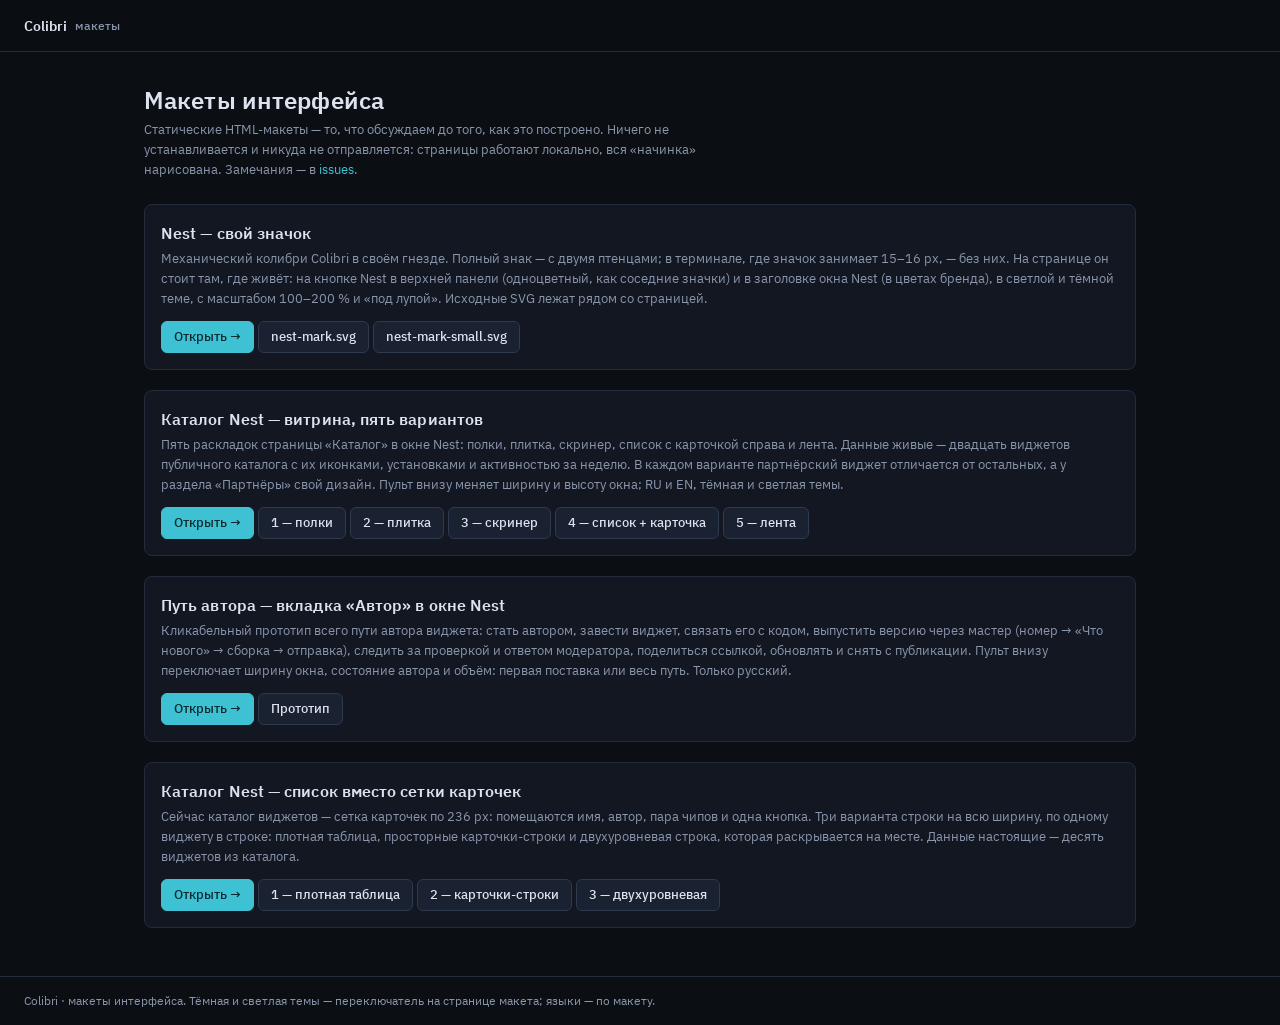
<file: index.html>
<!doctype html>
<html lang="ru" data-theme="dark">
    <head>
        <meta charset="utf-8" />
        <meta name="viewport" content="width=device-width, initial-scale=1" />
        <meta name="color-scheme" content="dark light" />
        <title>Colibri — макеты</title>
        <link rel="stylesheet" href="nest-catalog/kit/tokens.css" />
        <link rel="stylesheet" href="nest-catalog/kit/components.css" />
        <style>
            .lead {
                max-width: 60ch;
            }
            .review {
                display: grid;
                gap: var(--s-3);
                margin-top: var(--s-5);
            }
            .review .card h2 {
                margin-bottom: var(--s-2);
            }
            .links {
                display: flex;
                flex-wrap: wrap;
                gap: var(--s-2);
                margin-top: var(--s-4);
            }
        </style>
    </head>
    <body class="console">
        <header class="topbar">
            <a class="brand" href="./"><span>Colibri</span><span class="brand-sub">макеты</span></a>
        </header>

        <main class="page">
            <div class="page-head">
                <div>
                    <h1>Макеты интерфейса</h1>
                    <p class="lead">
                        Статические HTML-макеты — то, что обсуждаем до того, как это построено. Ничего не устанавливается и никуда не
                        отправляется: страницы работают локально, вся «начинка» нарисована. Замечания — в
                        <a href="https://github.com/Colibriecosystem/colibri-mockups/issues">issues</a>.
                    </p>
                </div>
            </div>

            <div class="review">
                <article class="card">
                    <h2>Nest — свой значок</h2>
                    <p class="dim">
                        Механический колибри Colibri в своём гнезде. Полный знак — с двумя птенцами; в терминале, где значок занимает
                        15–16 px, — без них. На странице он стоит там, где живёт: на кнопке Nest в верхней панели (одноцветный, как
                        соседние значки) и в заголовке окна Nest (в цветах бренда), в светлой и тёмной теме, с масштабом 100–200 % и
                        «под лупой». Исходные SVG лежат рядом со страницей.
                    </p>
                    <div class="links">
                        <a class="btn btn-primary" href="nest-icon/index.html">Открыть →</a>
                        <a class="btn" href="nest-icon/nest-mark.svg">nest-mark.svg</a>
                        <a class="btn" href="nest-icon/nest-mark-small.svg">nest-mark-small.svg</a>
                    </div>
                </article>
                <article class="card">
                    <h2>Каталог Nest — витрина, пять вариантов</h2>
                    <p class="dim">
                        Пять раскладок страницы «Каталог» в окне Nest: полки, плитка, скринер, список с карточкой справа и лента. Данные
                        живые — двадцать виджетов публичного каталога с их иконками, установками и активностью за неделю. В каждом
                        варианте партнёрский виджет отличается от остальных, а у раздела «Партнёры» свой дизайн. Пульт внизу меняет ширину
                        и высоту окна; RU и EN, тёмная и светлая темы.
                    </p>
                    <div class="links">
                        <a class="btn btn-primary" href="nest-showcase/index.html">Открыть →</a>
                        <a class="btn" href="nest-showcase/v1-shelves.html">1 — полки</a>
                        <a class="btn" href="nest-showcase/v2-tiles.html">2 — плитка</a>
                        <a class="btn" href="nest-showcase/v3-screener.html">3 — скринер</a>
                        <a class="btn" href="nest-showcase/v4-inspector.html">4 — список + карточка</a>
                        <a class="btn" href="nest-showcase/v5-feed.html">5 — лента</a>
                    </div>
                </article>
                <article class="card">
                    <h2>Путь автора — вкладка «Автор» в окне Nest</h2>
                    <p class="dim">
                        Кликабельный прототип всего пути автора виджета: стать автором, завести виджет, связать его с кодом, выпустить версию
                        через мастер (номер → «Что нового» → сборка → отправка), следить за проверкой и ответом модератора, поделиться
                        ссылкой, обновлять и снять с публикации. Пульт внизу переключает ширину окна, состояние автора и объём: первая
                        поставка или весь путь. Только русский.
                    </p>
                    <div class="links">
                        <a class="btn btn-primary" href="nest-author/index.html">Открыть →</a>
                        <a class="btn" href="nest-author/prototype.html">Прототип</a>
                    </div>
                </article>
                <article class="card">
                    <h2>Каталог Nest — список вместо сетки карточек</h2>
                    <p class="dim">
                        Сейчас каталог виджетов — сетка карточек по 236 px: помещаются имя, автор, пара чипов и одна кнопка. Три варианта
                        строки на всю ширину, по одному виджету в строке: плотная таблица, просторные карточки-строки и двухуровневая
                        строка, которая раскрывается на месте. Данные настоящие — десять виджетов из каталога.
                    </p>
                    <div class="links">
                        <a class="btn btn-primary" href="nest-catalog/index.html">Открыть →</a>
                        <a class="btn" href="nest-catalog/variant-1-dense.html">1 — плотная таблица</a>
                        <a class="btn" href="nest-catalog/variant-2-cards.html">2 — карточки-строки</a>
                        <a class="btn" href="nest-catalog/variant-3-expand.html">3 — двухуровневая</a>
                    </div>
                </article>
            </div>
        </main>

        <footer class="footer">
            <span class="dim small">Colibri · макеты интерфейса. Тёмная и светлая темы — переключатель на странице макета; языки — по макету.</span>
        </footer>
    </body>
</html>
</file>
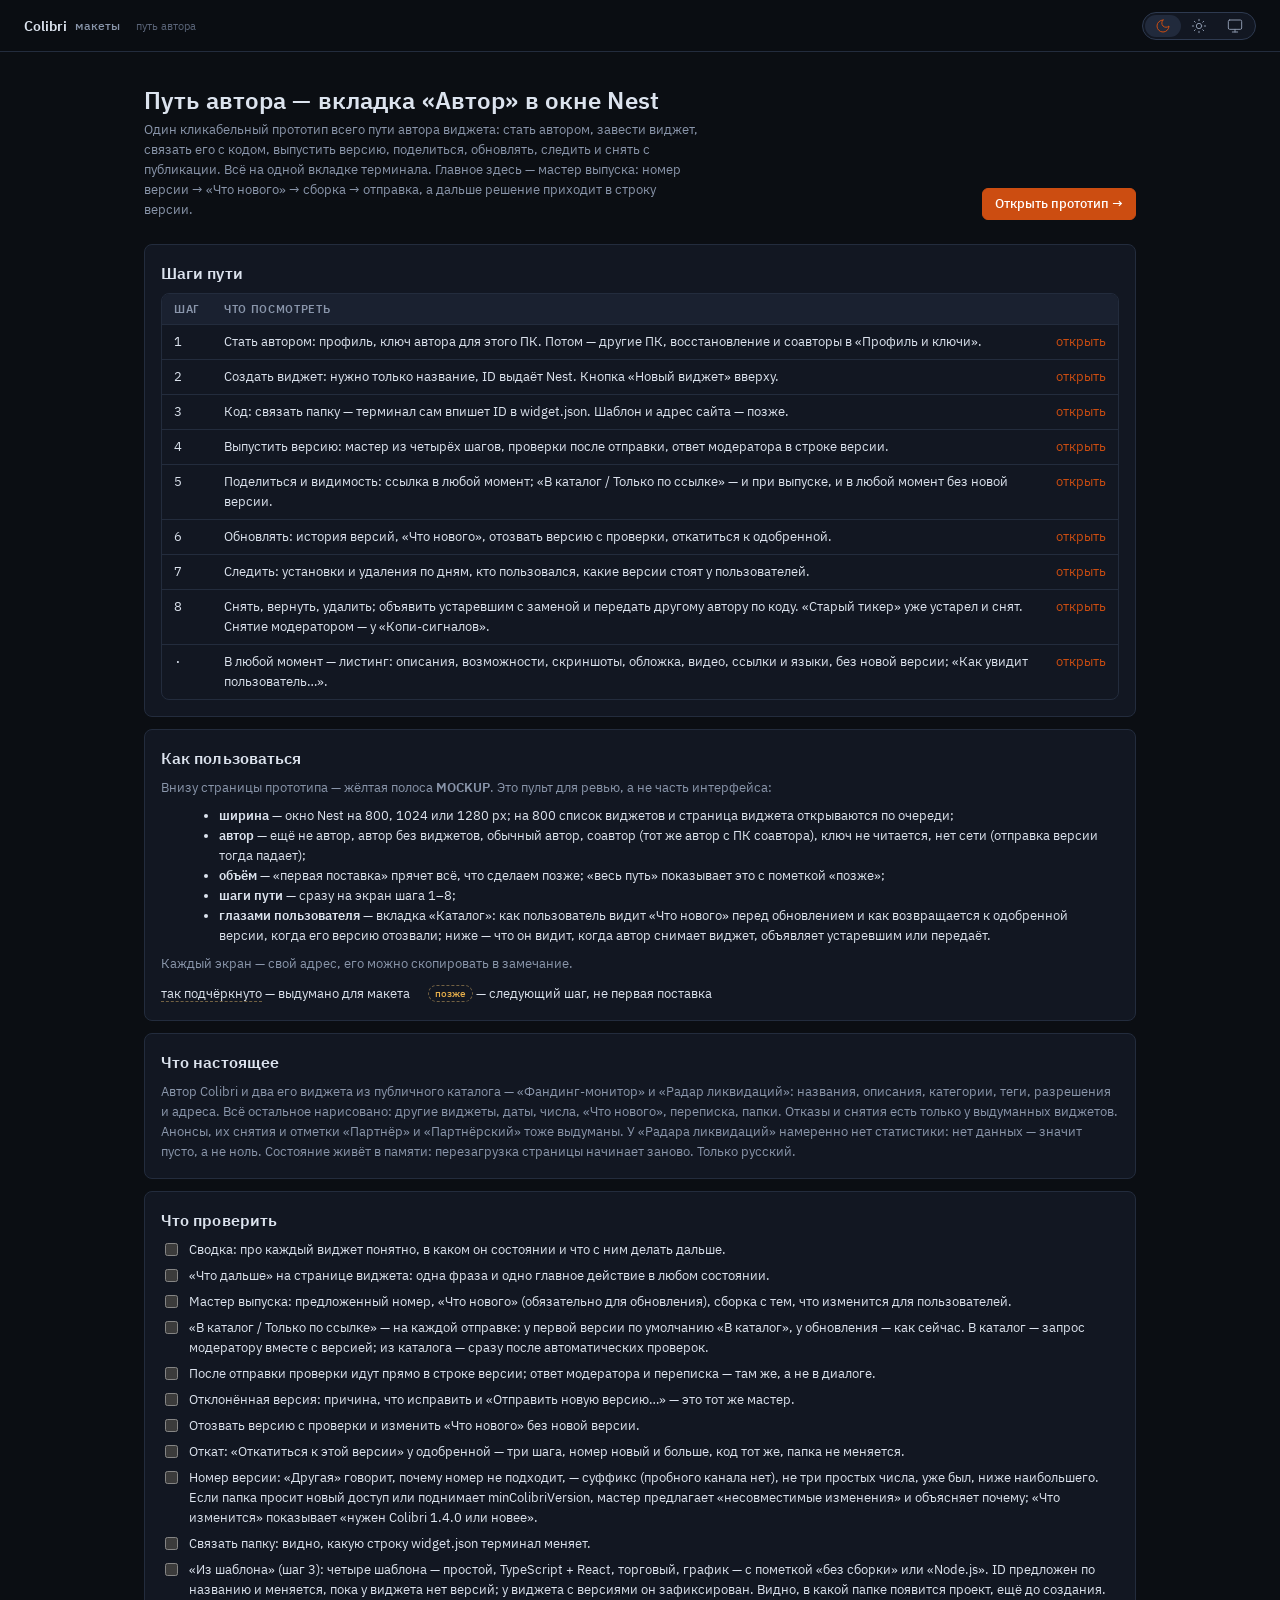
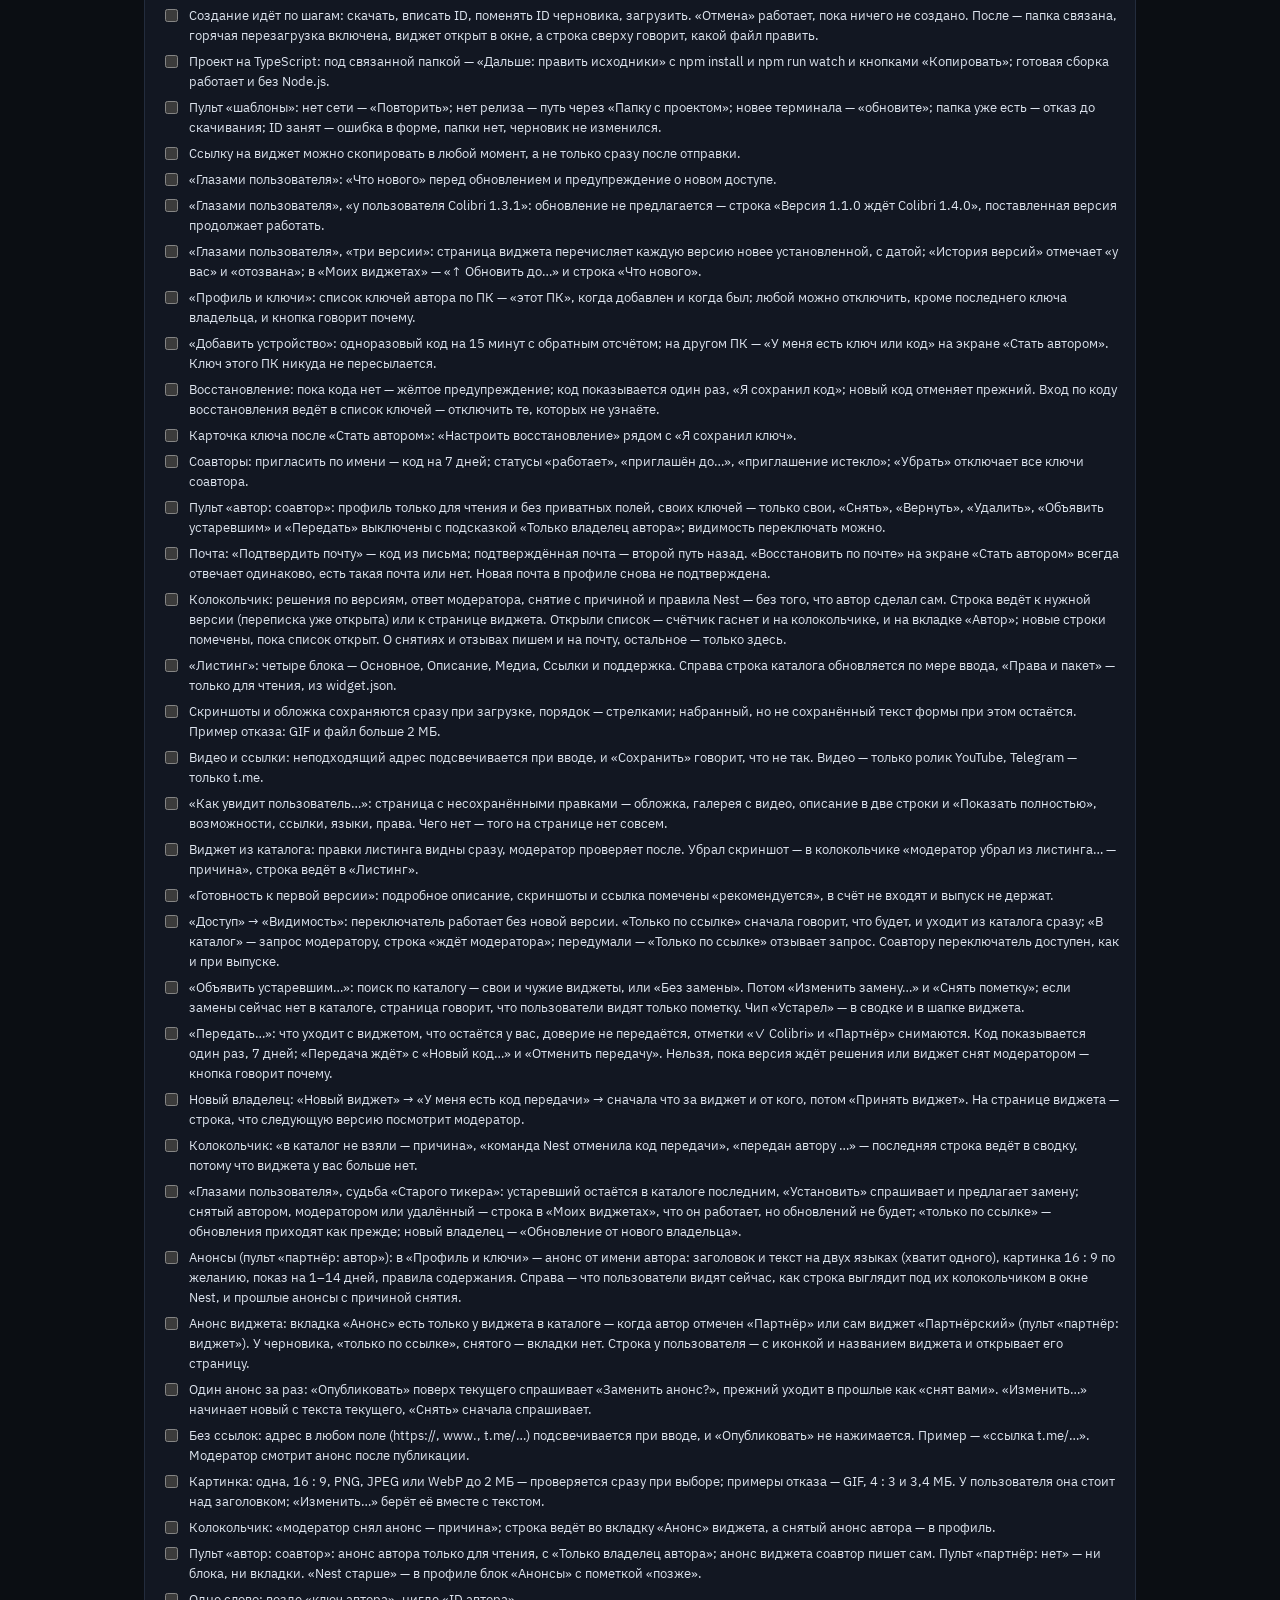
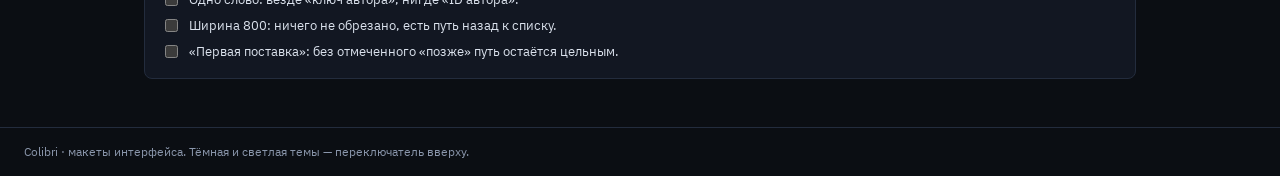
<file: nest-author/index.html>
<!doctype html>
<!-- The author-workspace mock: what it is, how to drive it, one link per journey step, and the
     review checklist. The prototype itself is prototype.html. -->
<html lang="ru" data-theme="dark">
    <head>
        <meta charset="utf-8" />
        <meta name="viewport" content="width=device-width, initial-scale=1" />
        <meta name="color-scheme" content="dark light" />
        <title>Путь автора · Nest</title>
        <link rel="stylesheet" href="kit/tokens.css" />
        <link rel="stylesheet" href="kit/components.css" />
        <link rel="stylesheet" href="author.css" />
        <script src="author-i18n.js"></script>
        <script src="kit/icons.js"></script>
        <script src="kit/mockup.js"></script>
        <style>
            .check {
                list-style: none;
                padding: 0;
                display: grid;
                gap: 6px;
            }
            .check li {
                display: grid;
                grid-template-columns: 20px 1fr;
                gap: 8px;
                align-items: start;
            }
            .check input {
                margin-top: 3px;
                accent-color: var(--accent);
            }
            .steps-table td:first-child {
                white-space: nowrap;
                font-family: var(--font-mono);
            }
            .steps-table td:last-child {
                white-space: nowrap;
            }
            .legend-row {
                display: flex;
                flex-wrap: wrap;
                gap: 8px 18px;
                align-items: center;
            }
        </style>
    </head>
    <body class="console">
        <header class="topbar">
            <a class="brand" href="../index.html"><span>Colibri</span><span class="brand-sub">макеты</span></a>
            <span class="hint">путь автора</span>
            <div class="topbar-right">
                <div class="seg" role="group" data-i18n-attr="aria-label:theme.label">
                    <button type="button" data-set-theme="dark" data-i18n-attr="title:theme.dark,aria-label:theme.dark"><svg class="icon"><use href="#i-moon" /></svg></button>
                    <button type="button" data-set-theme="light" data-i18n-attr="title:theme.light,aria-label:theme.light"><svg class="icon"><use href="#i-sun" /></svg></button>
                    <button type="button" data-set-theme="system" data-i18n-attr="title:theme.system,aria-label:theme.system"><svg class="icon"><use href="#i-system" /></svg></button>
                </div>
            </div>
        </header>

        <main class="page">
            <div class="page-head">
                <div>
                    <h1>Путь автора — вкладка «Автор» в окне Nest</h1>
                    <p>
                        Один кликабельный прототип всего пути автора виджета: стать автором, завести виджет, связать его с кодом, выпустить
                        версию, поделиться, обновлять, следить и снять с публикации. Всё на одной вкладке терминала. Главное здесь — мастер
                        выпуска: номер версии → «Что нового» → сборка → отправка, а дальше решение приходит в строку версии.
                    </p>
                </div>
                <a class="btn btn-primary" href="prototype.html">Открыть прототип →</a>
            </div>

            <div class="card">
                <h2 style="margin-bottom: 8px">Шаги пути</h2>
                <div class="table-scroll">
                    <table class="data steps-table">
                        <thead>
                            <tr>
                                <th>Шаг</th>
                                <th>Что посмотреть</th>
                                <th></th>
                            </tr>
                        </thead>
                        <tbody>
                            <tr>
                                <td>1</td>
                                <td>Стать автором: профиль, ключ автора для этого ПК. Потом — другие ПК, восстановление и соавторы в «Профиль и ключи».</td>
                                <td><a href="prototype.html?author=none">открыть</a></td>
                            </tr>
                            <tr>
                                <td>2</td>
                                <td>Создать виджет: нужно только название, ID выдаёт Nest. Кнопка «Новый виджет» вверху.</td>
                                <td><a href="prototype.html#/">открыть</a></td>
                            </tr>
                            <tr>
                                <td>3</td>
                                <td>Код: связать папку — терминал сам впишет ID в widget.json. Шаблон и адрес сайта — позже.</td>
                                <td><a href="prototype.html#/w/5d1e8c2a-7f43-4b9e-a0c6-2e9b71f4d835/code">открыть</a></td>
                            </tr>
                            <tr>
                                <td>4</td>
                                <td>Выпустить версию: мастер из четырёх шагов, проверки после отправки, ответ модератора в строке версии.</td>
                                <td><a href="prototype.html#/w/liquidation-radar/overview/release">открыть</a></td>
                            </tr>
                            <tr>
                                <td>5</td>
                                <td>Поделиться и видимость: ссылка в любой момент; «В каталог / Только по ссылке» — и при выпуске, и в любой момент без новой версии.</td>
                                <td><a href="prototype.html#/w/71f0c3d8-2e9a-4b6c-8f17-5a4d0e9b3c21/access">открыть</a></td>
                            </tr>
                            <tr>
                                <td>6</td>
                                <td>Обновлять: история версий, «Что нового», отозвать версию с проверки, откатиться к одобренной.</td>
                                <td><a href="prototype.html#/w/funding-monitor/versions">открыть</a></td>
                            </tr>
                            <tr>
                                <td>7</td>
                                <td>Следить: установки и удаления по дням, кто пользовался, какие версии стоят у пользователей.</td>
                                <td><a href="prototype.html#/w/funding-monitor/stats">открыть</a></td>
                            </tr>
                            <tr>
                                <td>8</td>
                                <td>Снять, вернуть, удалить; объявить устаревшим с заменой и передать другому автору по коду. «Старый тикер» уже устарел и снят. Снятие модератором — у «Копи-сигналов».</td>
                                <td><a href="prototype.html#/w/b09e4a72-5d31-4c8f-a6e0-3f7b28d1c954/access">открыть</a></td>
                            </tr>
                            <tr>
                                <td>·</td>
                                <td>В любой момент — листинг: описания, возможности, скриншоты, обложка, видео, ссылки и языки, без новой версии; «Как увидит пользователь…».</td>
                                <td><a href="prototype.html#/w/funding-monitor/listing">открыть</a></td>
                            </tr>
                        </tbody>
                    </table>
                </div>
            </div>

            <div class="card">
                <h2 style="margin-bottom: 8px">Как пользоваться</h2>
                <p class="dim">Внизу страницы прототипа — жёлтая полоса <b>MOCKUP</b>. Это пульт для ревью, а не часть интерфейса:</p>
                <ul style="margin: 8px 0 0 18px">
                    <li><b>ширина</b> — окно Nest на 800, 1024 или 1280 px; на 800 список виджетов и страница виджета открываются по очереди;</li>
                    <li><b>автор</b> — ещё не автор, автор без виджетов, обычный автор, соавтор (тот же автор с ПК соавтора), ключ не читается, нет сети (отправка версии тогда падает);</li>
                    <li><b>объём</b> — «первая поставка» прячет всё, что сделаем позже; «весь путь» показывает это с пометкой «позже»;</li>
                    <li><b>шаги пути</b> — сразу на экран шага 1–8;</li>
                    <li><b>глазами пользователя</b> — вкладка «Каталог»: как пользователь видит «Что нового» перед обновлением и как возвращается к одобренной версии, когда его версию отозвали; ниже — что он видит, когда автор снимает виджет, объявляет устаревшим или передаёт.</li>
                </ul>
                <p class="dim" style="margin-top: 8px">Каждый экран — свой адрес, его можно скопировать в замечание.</p>
                <div class="legend-row" style="margin-top: 10px">
                    <span><span class="ph">так подчёркнуто</span> — выдумано для макета</span>
                    <span><span class="later-chip">позже</span> — следующий шаг, не первая поставка</span>
                </div>
            </div>

            <div class="card">
                <h2 style="margin-bottom: 8px">Что настоящее</h2>
                <p class="dim">
                    Автор Colibri и два его виджета из публичного каталога — «Фандинг-монитор» и «Радар ликвидаций»: названия, описания,
                    категории, теги, разрешения и адреса. Всё остальное нарисовано: другие виджеты, даты, числа, «Что нового», переписка,
                    папки. Отказы и снятия есть только у выдуманных виджетов. Анонсы, их снятия и отметки «Партнёр» и «Партнёрский» тоже
                    выдуманы. У «Радара ликвидаций» намеренно нет статистики: нет данных —
                    значит пусто, а не ноль. Состояние живёт в памяти: перезагрузка страницы начинает заново. Только русский.
                </p>
            </div>

            <div class="card">
                <h2 style="margin-bottom: 8px">Что проверить</h2>
                <ul class="check">
                    <li><input type="checkbox" /><span>Сводка: про каждый виджет понятно, в каком он состоянии и что с ним делать дальше.</span></li>
                    <li><input type="checkbox" /><span>«Что дальше» на странице виджета: одна фраза и одно главное действие в любом состоянии.</span></li>
                    <li><input type="checkbox" /><span>Мастер выпуска: предложенный номер, «Что нового» (обязательно для обновления), сборка с тем, что изменится для пользователей.</span></li>
                    <li><input type="checkbox" /><span>«В каталог / Только по ссылке» — на каждой отправке: у первой версии по умолчанию «В каталог», у обновления — как сейчас. В каталог — запрос модератору вместе с версией; из каталога — сразу после автоматических проверок.</span></li>
                    <li><input type="checkbox" /><span>После отправки проверки идут прямо в строке версии; ответ модератора и переписка — там же, а не в диалоге.</span></li>
                    <li><input type="checkbox" /><span>Отклонённая версия: причина, что исправить и «Отправить новую версию…» — это тот же мастер.</span></li>
                    <li><input type="checkbox" /><span>Отозвать версию с проверки и изменить «Что нового» без новой версии.</span></li>
                    <li><input type="checkbox" /><span>Откат: «Откатиться к этой версии» у одобренной — три шага, номер новый и больше, код тот же, папка не меняется.</span></li>
                    <li><input type="checkbox" /><span>Номер версии: «Другая» говорит, почему номер не подходит, — суффикс (пробного канала нет), не три простых числа, уже был, ниже наибольшего. Если папка просит новый доступ или поднимает minColibriVersion, мастер предлагает «несовместимые изменения» и объясняет почему; «Что изменится» показывает «нужен Colibri 1.4.0 или новее».</span></li>
                    <li><input type="checkbox" /><span>Связать папку: видно, какую строку widget.json терминал меняет.</span></li>
                    <li><input type="checkbox" /><span>«Из шаблона» (шаг 3): четыре шаблона — простой, TypeScript + React, торговый, график — с пометкой «без сборки» или «Node.js». ID предложен по названию и меняется, пока у виджета нет версий; у виджета с версиями он зафиксирован. Видно, в какой папке появится проект, ещё до создания.</span></li>
                    <li><input type="checkbox" /><span>Создание идёт по шагам: скачать, вписать ID, поменять ID черновика, загрузить. «Отмена» работает, пока ничего не создано. После — папка связана, горячая перезагрузка включена, виджет открыт в окне, а строка сверху говорит, какой файл править.</span></li>
                    <li><input type="checkbox" /><span>Проект на TypeScript: под связанной папкой — «Дальше: править исходники» с npm install и npm run watch и кнопками «Копировать»; готовая сборка работает и без Node.js.</span></li>
                    <li><input type="checkbox" /><span>Пульт «шаблоны»: нет сети — «Повторить»; нет релиза — путь через «Папку с проектом»; новее терминала — «обновите»; папка уже есть — отказ до скачивания; ID занят — ошибка в форме, папки нет, черновик не изменился.</span></li>
                    <li><input type="checkbox" /><span>Ссылку на виджет можно скопировать в любой момент, а не только сразу после отправки.</span></li>
                    <li><input type="checkbox" /><span>«Глазами пользователя»: «Что нового» перед обновлением и предупреждение о новом доступе.</span></li>
                    <li><input type="checkbox" /><span>«Глазами пользователя», «у пользователя Colibri 1.3.1»: обновление не предлагается — строка «Версия 1.1.0 ждёт Colibri 1.4.0», поставленная версия продолжает работать.</span></li>
                    <li><input type="checkbox" /><span>«Глазами пользователя», «три версии»: страница виджета перечисляет каждую версию новее установленной, с датой; «История версий» отмечает «у вас» и «отозвана»; в «Моих виджетах» — «↑ Обновить до…» и строка «Что нового».</span></li>
                    <li><input type="checkbox" /><span>«Профиль и ключи»: список ключей автора по ПК — «этот ПК», когда добавлен и когда был; любой можно отключить, кроме последнего ключа владельца, и кнопка говорит почему.</span></li>
                    <li><input type="checkbox" /><span>«Добавить устройство»: одноразовый код на 15 минут с обратным отсчётом; на другом ПК — «У меня есть ключ или код» на экране «Стать автором». Ключ этого ПК никуда не пересылается.</span></li>
                    <li><input type="checkbox" /><span>Восстановление: пока кода нет — жёлтое предупреждение; код показывается один раз, «Я сохранил код»; новый код отменяет прежний. Вход по коду восстановления ведёт в список ключей — отключить те, которых не узнаёте.</span></li>
                    <li><input type="checkbox" /><span>Карточка ключа после «Стать автором»: «Настроить восстановление» рядом с «Я сохранил ключ».</span></li>
                    <li><input type="checkbox" /><span>Соавторы: пригласить по имени — код на 7 дней; статусы «работает», «приглашён до…», «приглашение истекло»; «Убрать» отключает все ключи соавтора.</span></li>
                    <li><input type="checkbox" /><span>Пульт «автор: соавтор»: профиль только для чтения и без приватных полей, своих ключей — только свои, «Снять», «Вернуть», «Удалить», «Объявить устаревшим» и «Передать» выключены с подсказкой «Только владелец автора»; видимость переключать можно.</span></li>
                    <li><input type="checkbox" /><span>Почта: «Подтвердить почту» — код из письма; подтверждённая почта — второй путь назад. «Восстановить по почте» на экране «Стать автором» всегда отвечает одинаково, есть такая почта или нет. Новая почта в профиле снова не подтверждена.</span></li>
                    <li><input type="checkbox" /><span>Колокольчик: решения по версиям, ответ модератора, снятие с причиной и правила Nest — без того, что автор сделал сам. Строка ведёт к нужной версии (переписка уже открыта) или к странице виджета. Открыли список — счётчик гаснет и на колокольчике, и на вкладке «Автор»; новые строки помечены, пока список открыт. О снятиях и отзывах пишем и на почту, остальное — только здесь.</span></li>
                    <li><input type="checkbox" /><span>«Листинг»: четыре блока — Основное, Описание, Медиа, Ссылки и поддержка. Справа строка каталога обновляется по мере ввода, «Права и пакет» — только для чтения, из widget.json.</span></li>
                    <li><input type="checkbox" /><span>Скриншоты и обложка сохраняются сразу при загрузке, порядок — стрелками; набранный, но не сохранённый текст формы при этом остаётся. Пример отказа: GIF и файл больше 2 МБ.</span></li>
                    <li><input type="checkbox" /><span>Видео и ссылки: неподходящий адрес подсвечивается при вводе, и «Сохранить» говорит, что не так. Видео — только ролик YouTube, Telegram — только t.me.</span></li>
                    <li><input type="checkbox" /><span>«Как увидит пользователь…»: страница с несохранёнными правками — обложка, галерея с видео, описание в две строки и «Показать полностью», возможности, ссылки, языки, права. Чего нет — того на странице нет совсем.</span></li>
                    <li><input type="checkbox" /><span>Виджет из каталога: правки листинга видны сразу, модератор проверяет после. Убрал скриншот — в колокольчике «модератор убрал из листинга… — причина», строка ведёт в «Листинг».</span></li>
                    <li><input type="checkbox" /><span>«Готовность к первой версии»: подробное описание, скриншоты и ссылка помечены «рекомендуется», в счёт не входят и выпуск не держат.</span></li>
                    <li><input type="checkbox" /><span>«Доступ» → «Видимость»: переключатель работает без новой версии. «Только по ссылке» сначала говорит, что будет, и уходит из каталога сразу; «В каталог» — запрос модератору, строка «ждёт модератора»; передумали — «Только по ссылке» отзывает запрос. Соавтору переключатель доступен, как и при выпуске.</span></li>
                    <li><input type="checkbox" /><span>«Объявить устаревшим…»: поиск по каталогу — свои и чужие виджеты, или «Без замены». Потом «Изменить замену…» и «Снять пометку»; если замены сейчас нет в каталоге, страница говорит, что пользователи видят только пометку. Чип «Устарел» — в сводке и в шапке виджета.</span></li>
                    <li><input type="checkbox" /><span>«Передать…»: что уходит с виджетом, что остаётся у вас, доверие не передаётся, отметки «✓ Colibri» и «Партнёр» снимаются. Код показывается один раз, 7 дней; «Передача ждёт» с «Новый код…» и «Отменить передачу». Нельзя, пока версия ждёт решения или виджет снят модератором — кнопка говорит почему.</span></li>
                    <li><input type="checkbox" /><span>Новый владелец: «Новый виджет» → «У меня есть код передачи» → сначала что за виджет и от кого, потом «Принять виджет». На странице виджета — строка, что следующую версию посмотрит модератор.</span></li>
                    <li><input type="checkbox" /><span>Колокольчик: «в каталог не взяли — причина», «команда Nest отменила код передачи», «передан автору …» — последняя строка ведёт в сводку, потому что виджета у вас больше нет.</span></li>
                    <li><input type="checkbox" /><span>«Глазами пользователя», судьба «Старого тикера»: устаревший остаётся в каталоге последним, «Установить» спрашивает и предлагает замену; снятый автором, модератором или удалённый — строка в «Моих виджетах», что он работает, но обновлений не будет; «только по ссылке» — обновления приходят как прежде; новый владелец — «Обновление от нового владельца».</span></li>
                    <li><input type="checkbox" /><span>Анонсы (пульт «партнёр: автор»): в «Профиль и ключи» — анонс от имени автора: заголовок и текст на двух языках (хватит одного), картинка 16 : 9 по желанию, показ на 1–14 дней, правила содержания. Справа — что пользователи видят сейчас, как строка выглядит под их колокольчиком в окне Nest, и прошлые анонсы с причиной снятия.</span></li>
                    <li><input type="checkbox" /><span>Анонс виджета: вкладка «Анонс» есть только у виджета в каталоге — когда автор отмечен «Партнёр» или сам виджет «Партнёрский» (пульт «партнёр: виджет»). У черновика, «только по ссылке», снятого — вкладки нет. Строка у пользователя — с иконкой и названием виджета и открывает его страницу.</span></li>
                    <li><input type="checkbox" /><span>Один анонс за раз: «Опубликовать» поверх текущего спрашивает «Заменить анонс?», прежний уходит в прошлые как «снят вами». «Изменить…» начинает новый с текста текущего, «Снять» сначала спрашивает.</span></li>
                    <li><input type="checkbox" /><span>Без ссылок: адрес в любом поле (https://, www., t.me/…) подсвечивается при вводе, и «Опубликовать» не нажимается. Пример — «ссылка t.me/…». Модератор смотрит анонс после публикации.</span></li>
                    <li><input type="checkbox" /><span>Картинка: одна, 16 : 9, PNG, JPEG или WebP до 2 МБ — проверяется сразу при выборе; примеры отказа — GIF, 4 : 3 и 3,4 МБ. У пользователя она стоит над заголовком; «Изменить…» берёт её вместе с текстом.</span></li>
                    <li><input type="checkbox" /><span>Колокольчик: «модератор снял анонс — причина»; строка ведёт во вкладку «Анонс» виджета, а снятый анонс автора — в профиль.</span></li>
                    <li><input type="checkbox" /><span>Пульт «автор: соавтор»: анонс автора только для чтения, с «Только владелец автора»; анонс виджета соавтор пишет сам. Пульт «партнёр: нет» — ни блока, ни вкладки. «Nest старше» — в профиле блок «Анонсы» с пометкой «позже».</span></li>
                    <li><input type="checkbox" /><span>Одно слово: везде «ключ автора», нигде «ID автора».</span></li>
                    <li><input type="checkbox" /><span>Ширина 800: ничего не обрезано, есть путь назад к списку.</span></li>
                    <li><input type="checkbox" /><span>«Первая поставка»: без отмеченного «позже» путь остаётся цельным.</span></li>
                </ul>
            </div>
        </main>

        <footer class="footer">
            <span class="dim small">Colibri · макеты интерфейса. Тёмная и светлая темы — переключатель вверху.</span>
        </footer>
    </body>
</html>
</file>
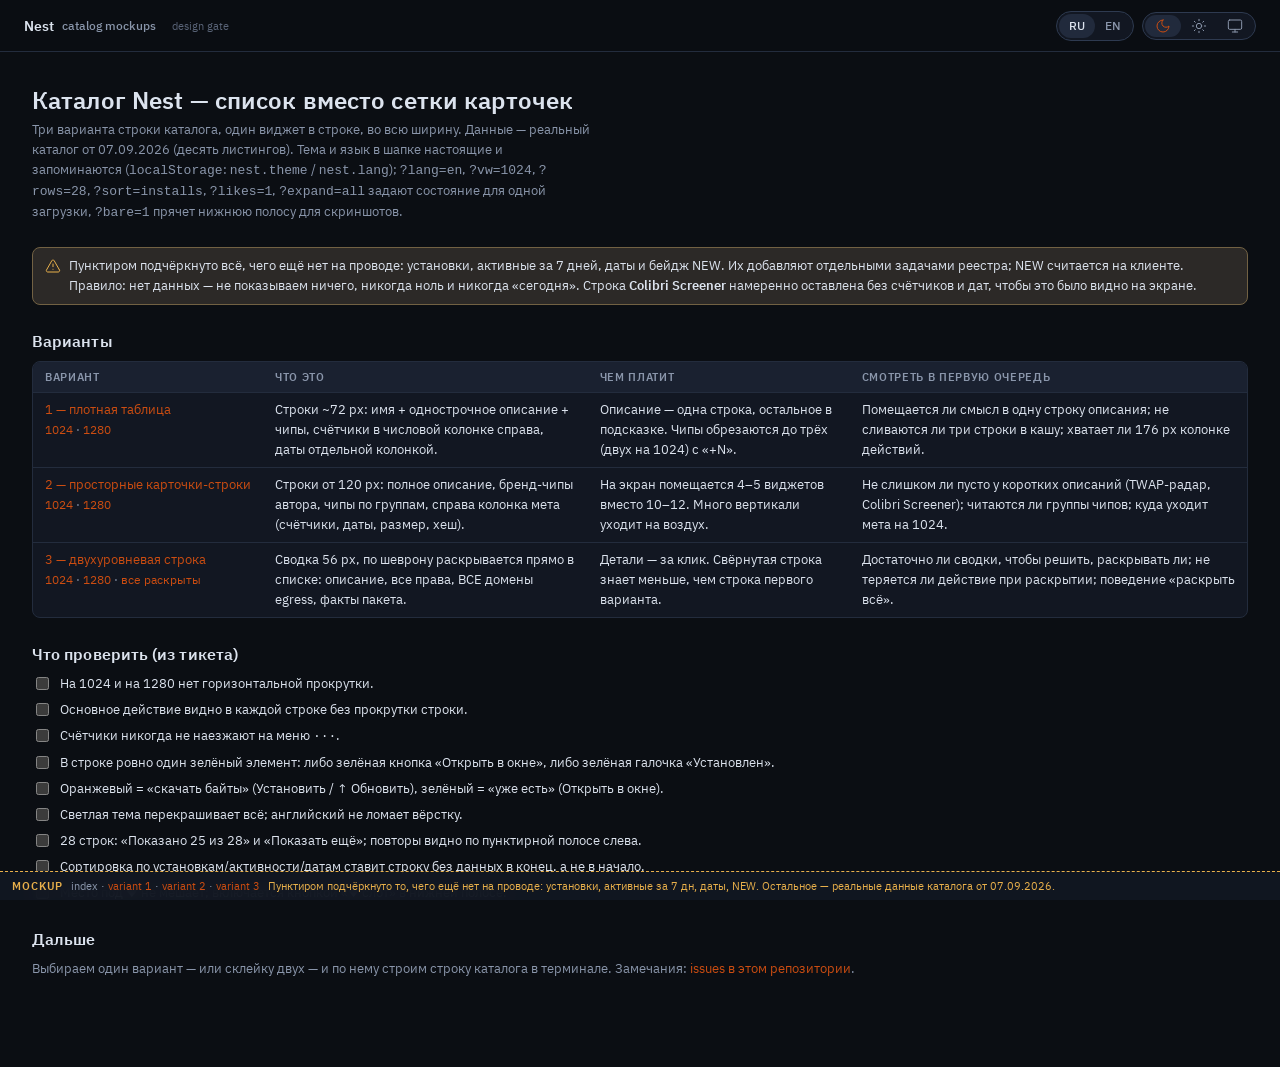
<file: nest-catalog/index.html>
<!doctype html>
<!-- The variant index + the owner's review checklist. Mirrors the kit's own docs/mockups/index.html:
     a table of pages, what each shows, what to check in particular. -->
<html lang="ru" data-theme="dark" data-title-key="cat.title">
    <head>
        <meta charset="utf-8" />
        <meta name="viewport" content="width=device-width, initial-scale=1" />
        <meta name="color-scheme" content="dark light" />
        <title>Nest</title>
        <link rel="stylesheet" href="kit/tokens.css" />
        <link rel="stylesheet" href="kit/components.css" />
        <link rel="stylesheet" href="catalog.css" />
        <script src="catalog-i18n.js"></script>
        <script src="kit/icons.js"></script>
        <script src="kit/mockup.js"></script>
        <style>
            .check {
                list-style: none;
                padding: 0;
                display: grid;
                gap: 6px;
            }
            .check li {
                display: grid;
                grid-template-columns: 20px 1fr;
                gap: 8px;
                align-items: start;
            }
            .check input {
                margin-top: 3px;
                accent-color: var(--accent);
            }
            .pages td:first-child {
                white-space: nowrap;
            }
        </style>
    </head>
    <body class="console">
        <header class="topbar">
            <a class="brand" href="index.html"><span>Nest</span><span class="brand-sub">catalog mockups</span></a>
            <span class="hint">design gate</span>
            <div class="topbar-right">
                <div class="seg" role="group" data-i18n-attr="aria-label:lang.label">
                    <button type="button" data-set-lang="ru" aria-pressed="true">RU</button>
                    <button type="button" data-set-lang="en" aria-pressed="false">EN</button>
                </div>
                <div class="seg" role="group" data-i18n-attr="aria-label:theme.label">
                    <button type="button" data-set-theme="dark" data-i18n-attr="title:theme.dark,aria-label:theme.dark"><svg class="icon"><use href="#i-moon" /></svg></button>
                    <button type="button" data-set-theme="light" data-i18n-attr="title:theme.light,aria-label:theme.light"><svg class="icon"><use href="#i-sun" /></svg></button>
                    <button type="button" data-set-theme="system" data-i18n-attr="title:theme.system,aria-label:theme.system"><svg class="icon"><use href="#i-system" /></svg></button>
                </div>
            </div>
        </header>

        <main class="page page-wide">
            <div class="page-head">
                <div>
                    <h1>Каталог Nest — список вместо сетки карточек</h1>
                    <p>
                        Три варианта строки каталога, один виджет в строке, во всю ширину. Данные — реальный каталог от 07.09.2026 (десять
                        листингов). Тема и язык в шапке настоящие и запоминаются (<code>localStorage</code>: <code>nest.theme</code> /
                        <code>nest.lang</code>); <code>?lang=en</code>, <code>?vw=1024</code>, <code>?rows=28</code>, <code>?sort=installs</code>,
                        <code>?likes=1</code>, <code>?expand=all</code> задают состояние для одной загрузки, <code>?bare=1</code> прячет нижнюю
                        полосу для скриншотов.
                    </p>
                </div>
            </div>

            <div class="banner banner-warn">
                <svg class="icon"><use href="#i-warn" /></svg>
                <span class="banner-body">
                    Пунктиром подчёркнуто всё, чего ещё нет на проводе: установки, активные за 7 дней, даты и бейдж NEW. Их добавляют
                    отдельными задачами реестра; NEW считается на клиенте. Правило: нет данных — не показываем ничего,
                    никогда ноль и никогда «сегодня». Строка <b>Colibri Screener</b> намеренно оставлена без счётчиков и дат, чтобы это было
                    видно на экране.
                </span>
            </div>

            <h2 style="margin: 24px 0 8px">Варианты</h2>
            <div class="table-scroll">
                <table class="data pages">
                    <caption class="sr-only">Варианты строки каталога</caption>
                    <thead>
                        <tr>
                            <th scope="col">Вариант</th>
                            <th scope="col">Что это</th>
                            <th scope="col">Чем платит</th>
                            <th scope="col">Смотреть в первую очередь</th>
                        </tr>
                    </thead>
                    <tbody>
                        <tr>
                            <td>
                                <a href="variant-1-dense.html">1 — плотная таблица</a><br />
                                <span class="cell-sub"><a href="variant-1-dense.html?vw=1024">1024</a> · <a href="variant-1-dense.html?vw=1280">1280</a></span>
                            </td>
                            <td>Строки ~72 px: имя + однострочное описание + чипы, счётчики в числовой колонке справа, даты отдельной колонкой.</td>
                            <td>Описание — одна строка, остальное в подсказке. Чипы обрезаются до трёх (двух на 1024) с «+N».</td>
                            <td>Помещается ли смысл в одну строку описания; не сливаются ли три строки в кашу; хватает ли 176 px колонке действий.</td>
                        </tr>
                        <tr>
                            <td>
                                <a href="variant-2-cards.html">2 — просторные карточки-строки</a><br />
                                <span class="cell-sub"><a href="variant-2-cards.html?vw=1024">1024</a> · <a href="variant-2-cards.html?vw=1280">1280</a></span>
                            </td>
                            <td>Строки от 120 px: полное описание, бренд-чипы автора, чипы по группам, справа колонка мета (счётчики, даты, размер, хеш).</td>
                            <td>На экран помещается 4–5 виджетов вместо 10–12. Много вертикали уходит на воздух.</td>
                            <td>Не слишком ли пусто у коротких описаний (TWAP-радар, Colibri Screener); читаются ли группы чипов; куда уходит мета на 1024.</td>
                        </tr>
                        <tr>
                            <td>
                                <a href="variant-3-expand.html">3 — двухуровневая строка</a><br />
                                <span class="cell-sub"><a href="variant-3-expand.html?vw=1024">1024</a> · <a href="variant-3-expand.html?vw=1280">1280</a> · <a href="variant-3-expand.html?expand=all">все раскрыты</a></span>
                            </td>
                            <td>Сводка 56 px, по шеврону раскрывается прямо в списке: описание, все права, ВСЕ домены egress, факты пакета.</td>
                            <td>Детали — за клик. Свёрнутая строка знает меньше, чем строка первого варианта.</td>
                            <td>Достаточно ли сводки, чтобы решить, раскрывать ли; не теряется ли действие при раскрытии; поведение «раскрыть всё».</td>
                        </tr>
                    </tbody>
                </table>
            </div>

            <h2 style="margin: 24px 0 8px">Что проверить (из тикета)</h2>
            <ul class="check">
                <li><input type="checkbox" /><span>На 1024 и на 1280 нет горизонтальной прокрутки.</span></li>
                <li><input type="checkbox" /><span>Основное действие видно в каждой строке без прокрутки строки.</span></li>
                <li><input type="checkbox" /><span>Счётчики никогда не наезжают на меню <code>···</code>.</span></li>
                <li><input type="checkbox" /><span>В строке ровно один зелёный элемент: либо зелёная кнопка «Открыть в окне», либо зелёная галочка «Установлен».</span></li>
                <li><input type="checkbox" /><span>Оранжевый = «скачать байты» (Установить / ↑ Обновить), зелёный = «уже есть» (Открыть в окне).</span></li>
                <li><input type="checkbox" /><span>Светлая тема перекрашивает всё; английский не ломает вёрстку.</span></li>
                <li><input type="checkbox" /><span>28 строк: «Показано 25 из 28» и «Показать ещё»; повторы видно по пунктирной полосе слева.</span></li>
                <li><input type="checkbox" /><span>Сортировка по установкам/активности/датам ставит строку без данных в конец, а не в начало.</span></li>
                <li><input type="checkbox" /><span>Место под ♥ не мешает; включается кнопкой «♥ слот» в нижней полосе.</span></li>
            </ul>

            <h2 style="margin: 24px 0 8px">Дальше</h2>
            <p class="dim">
                Выбираем один вариант — или склейку двух — и по нему строим строку каталога в терминале.
                Замечания: <a href="https://github.com/Colibriecosystem/colibri-mockups/issues">issues в этом репозитории</a>.
            </p>
        </main>

        <div class="mock-bar">
            <span class="label" data-i18n="cat.mock.label"></span>
            <span>index · <a href="variant-1-dense.html">variant 1</a> · <a href="variant-2-cards.html">variant 2</a> · <a href="variant-3-expand.html">variant 3</a></span>
            <span class="ph-note" data-i18n="cat.mock.note"></span>
        </div>
    </body>
</html>
</file>
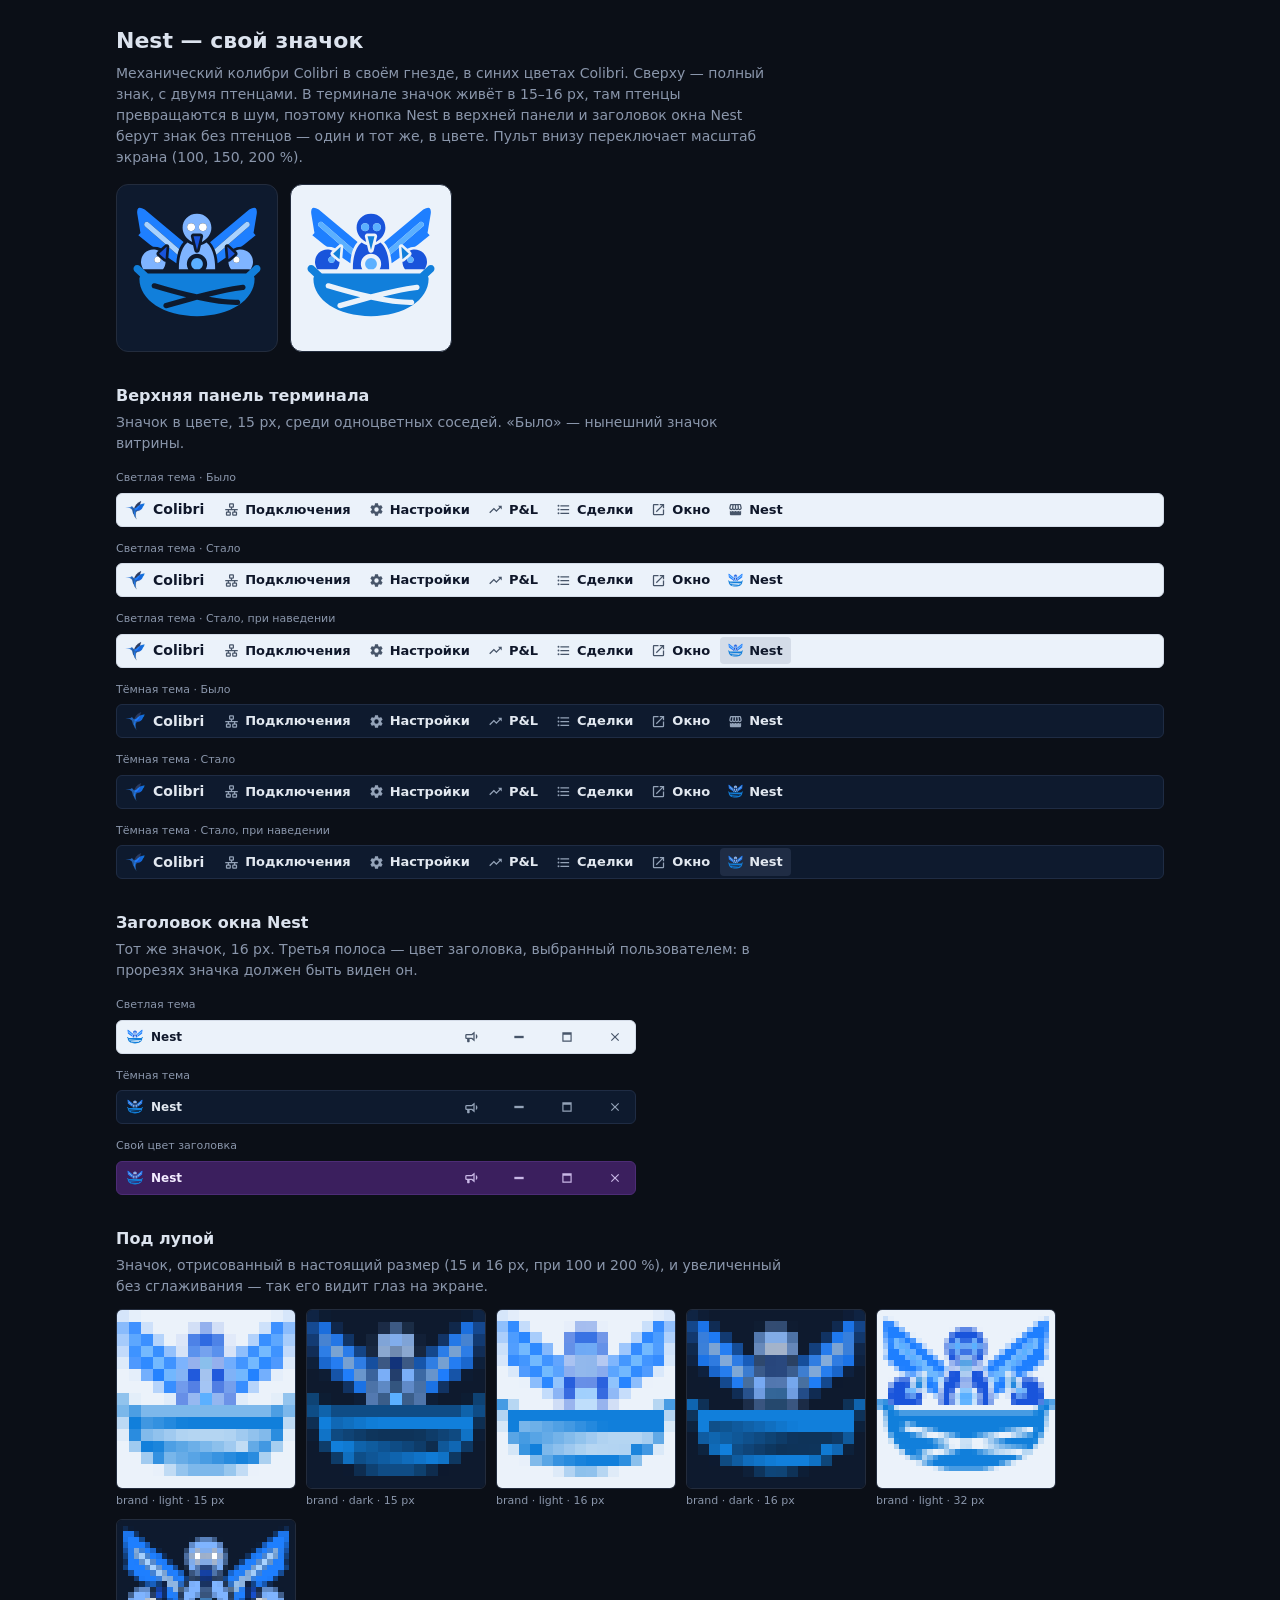
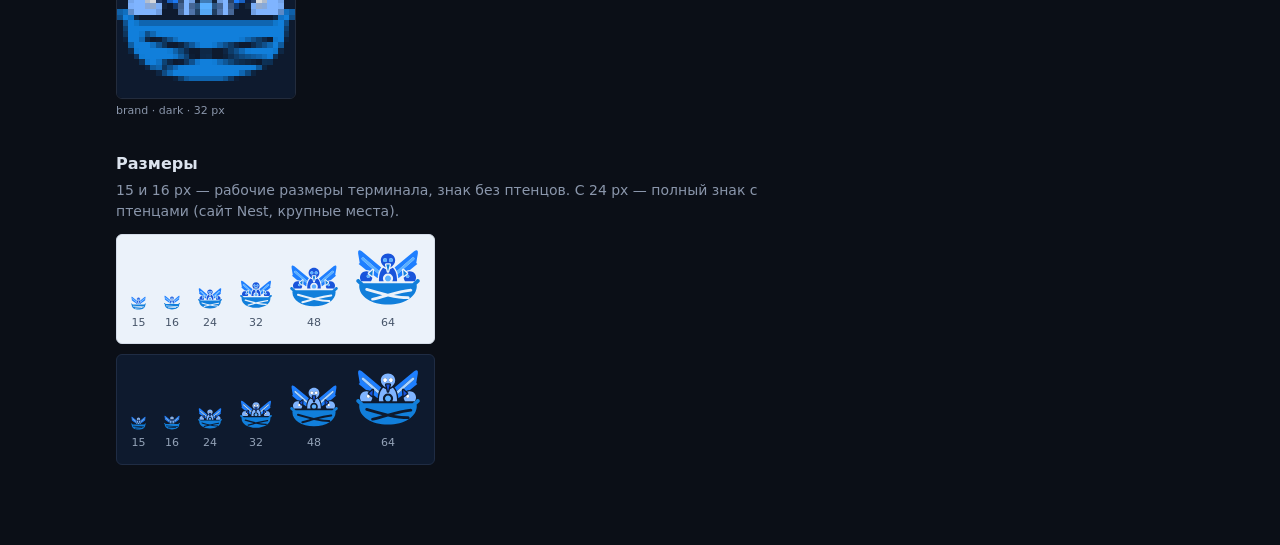
<file: nest-icon/index.html>
<!doctype html>
<!-- The Nest mark, judged where it lives: the terminal's top bar, the Nest window's title bar, and a size
     strip. The mark itself is nest-mark-data.js (generated, with nest-mark.svg); this page only draws it. -->
<html lang="ru" data-theme="dark">
    <head>
        <meta charset="utf-8" />
        <meta name="viewport" content="width=device-width, initial-scale=1" />
        <meta name="color-scheme" content="dark light" />
        <title>Nest — значок</title>
        <link rel="stylesheet" href="nest-icon.css" />
        <script src="nest-mark-data.js"></script>
        <script src="nest-icon.js" defer></script>
    </head>
    <body>
        <main class="page">
            <h1 data-i="title"></h1>
            <p class="lead" data-i="lead"></p>
            <div class="hero">
                <div class="hero-mark chrome-dark" data-mark="brand" data-size="128"></div>
                <div class="hero-mark chrome-light" data-mark="brand" data-size="128"></div>
            </div>

            <h2 data-i="toolbar"></h2>
            <p class="dim" data-i="toolbarHint"></p>
            <div class="stage" id="toolbars"></div>

            <h2 data-i="titlebar"></h2>
            <p class="dim" data-i="titlebarHint"></p>
            <div class="stage" id="titlebars"></div>

            <h2 data-i="loupe"></h2>
            <p class="dim" data-i="loupeHint"></p>
            <div class="loupe" id="loupe"></div>

            <h2 data-i="sizes"></h2>
            <p class="dim" data-i="sizesHint"></p>
            <div class="stage" id="sizes"></div>
        </main>

        <footer class="mockbar">
            <b>MOCKUP</b>
            <span class="grp"><span data-i="theme"></span><button data-theme-set="dark">dark</button><button data-theme-set="light">light</button></span>
            <span class="grp"><button data-lang-set="ru">RU</button><button data-lang-set="en">EN</button></span>
            <span class="grp"><span data-i="scale"></span><button data-scale-set="1">100%</button><button data-scale-set="1.5">150%</button><button data-scale-set="2">200%</button></span>
        </footer>
    </body>
</html>
</file>
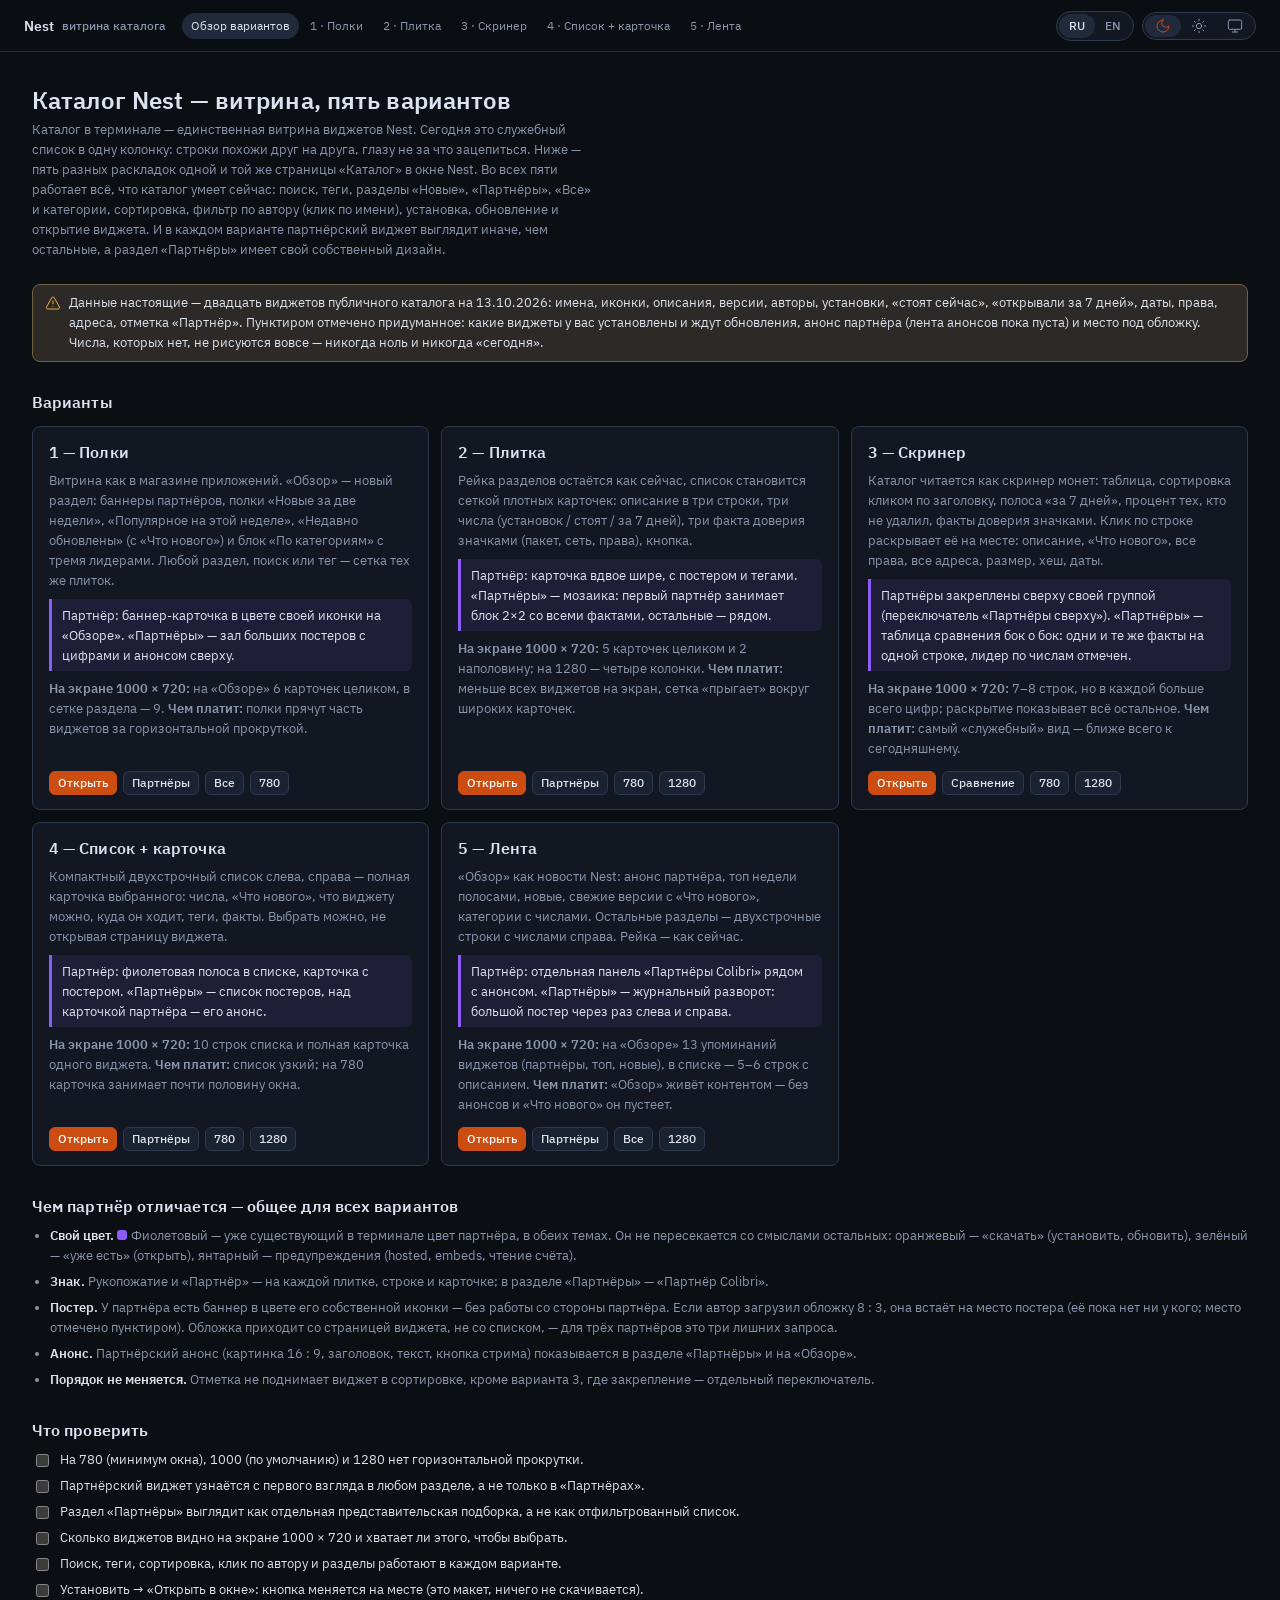
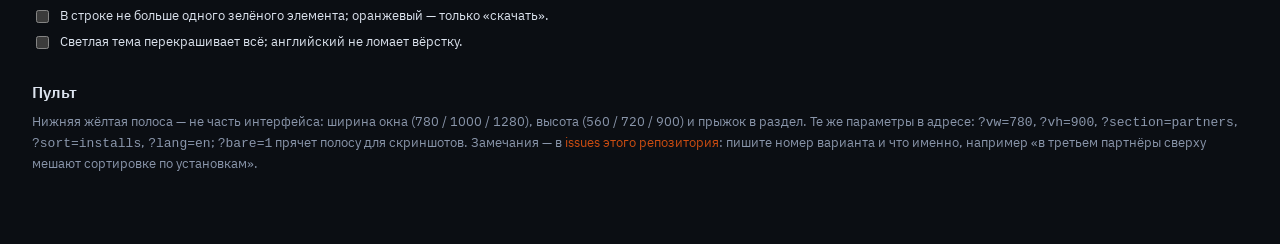
<file: nest-showcase/index.html>
<!doctype html>
<!-- The showcase index: what the five variants are, what is real and what is drawn, and the review
     checklist. Mirrors nest-catalog/index.html. -->
<html lang="ru" data-theme="dark" data-title-key="page.title">
    <head>
        <meta charset="utf-8" />
        <meta name="viewport" content="width=device-width, initial-scale=1" />
        <meta name="color-scheme" content="dark light" />
        <title>Nest</title>
        <link rel="stylesheet" href="kit/tokens.css" />
        <link rel="stylesheet" href="kit/components.css" />
        <link rel="stylesheet" href="show.css" />
        <script src="i18n.js"></script>
        <script src="kit/icons.js"></script>
        <script src="kit/mockup.js"></script>
        <style>
            .variants-grid {
                display: grid;
                grid-template-columns: repeat(auto-fill, minmax(300px, 1fr));
                gap: 12px;
                margin-top: 12px;
            }
            .vcard {
                display: flex;
                flex-direction: column;
                gap: 8px;
                padding: 14px 16px;
                border: 1px solid var(--border-2);
                border-radius: var(--r-lg);
                background: var(--surface);
            }
            .vcard h3 {
                margin: 0;
                font-size: 16px;
            }
            .vcard p {
                margin: 0;
                color: var(--dim);
                font-size: 13px;
            }
            .vcard .partner-line {
                padding: 6px 10px;
                border-left: 3px solid var(--partner);
                background: color-mix(in srgb, var(--partner) 10%, transparent);
                border-radius: 0 6px 6px 0;
                color: var(--text);
                font-size: 12.5px;
            }
            .vcard .links {
                display: flex;
                flex-wrap: wrap;
                gap: 6px;
                margin-top: auto;
                padding-top: 4px;
            }
            .check {
                list-style: none;
                padding: 0;
                display: grid;
                gap: 6px;
            }
            .check li {
                display: grid;
                grid-template-columns: 20px 1fr;
                gap: 8px;
                align-items: start;
            }
            .check input {
                margin-top: 4px;
                accent-color: var(--accent);
            }
            .page h2 {
                margin: 28px 0 8px;
            }
            .rules {
                display: grid;
                gap: 6px;
                padding-left: 18px;
                color: var(--dim);
            }
            .rules b {
                color: var(--text);
            }
            .swatch {
                display: inline-block;
                width: 10px;
                height: 10px;
                border-radius: 3px;
                vertical-align: 0;
                margin-right: 4px;
            }
        </style>
    </head>
    <body class="console">
        <header class="topbar">
            <a class="brand" href="index.html"><span>Nest</span><span class="brand-sub" data-i18n="brand.sub"></span></a>
            <nav class="variants">
                <a href="index.html" aria-current="page" data-i18n="nav.index"></a>
                <a href="v1-shelves.html" data-i18n="v1.name"></a>
                <a href="v2-tiles.html" data-i18n="v2.name"></a>
                <a href="v3-screener.html" data-i18n="v3.name"></a>
                <a href="v4-inspector.html" data-i18n="v4.name"></a>
                <a href="v5-feed.html" data-i18n="v5.name"></a>
            </nav>
            <div class="topbar-right">
                <div class="seg" role="group" data-i18n-attr="aria-label:lang.label">
                    <button type="button" data-set-lang="ru">RU</button>
                    <button type="button" data-set-lang="en">EN</button>
                </div>
                <div class="seg" role="group" data-i18n-attr="aria-label:theme.label">
                    <button type="button" data-set-theme="dark" data-i18n-attr="title:theme.dark,aria-label:theme.dark"><svg class="icon"><use href="#i-moon" /></svg></button>
                    <button type="button" data-set-theme="light" data-i18n-attr="title:theme.light,aria-label:theme.light"><svg class="icon"><use href="#i-sun" /></svg></button>
                    <button type="button" data-set-theme="system" data-i18n-attr="title:theme.system,aria-label:theme.system"><svg class="icon"><use href="#i-system" /></svg></button>
                </div>
            </div>
        </header>

        <main class="page page-wide">
            <div class="page-head">
                <div>
                    <h1>Каталог Nest — витрина, пять вариантов</h1>
                    <p>
                        Каталог в терминале — единственная витрина виджетов Nest. Сегодня это служебный список в одну колонку: строки похожи
                        друг на друга, глазу не за что зацепиться. Ниже — пять разных раскладок одной и той же страницы «Каталог» в окне Nest.
                        Во всех пяти работает всё, что каталог умеет сейчас: поиск, теги, разделы «Новые», «Партнёры», «Все» и категории,
                        сортировка, фильтр по автору (клик по имени), установка, обновление и открытие виджета. И в каждом варианте
                        партнёрский виджет выглядит иначе, чем остальные, а раздел «Партнёры» имеет свой собственный дизайн.
                    </p>
                </div>
            </div>

            <div class="banner banner-warn">
                <svg class="icon"><use href="#i-warn" /></svg>
                <span class="banner-body">
                    Данные настоящие — двадцать виджетов публичного каталога на 13.10.2026: имена, иконки, описания, версии, авторы, установки,
                    «стоят сейчас», «открывали за 7 дней», даты, права, адреса, отметка «Партнёр». Пунктиром отмечено придуманное:
                    какие виджеты у вас установлены и ждут обновления, анонс партнёра (лента анонсов пока пуста) и место под обложку. Числа,
                    которых нет, не рисуются вовсе — никогда ноль и никогда «сегодня».
                </span>
            </div>

            <h2>Варианты</h2>
            <div class="variants-grid">
                <article class="vcard">
                    <h3>1 — Полки</h3>
                    <p>
                        Витрина как в магазине приложений. «Обзор» — новый раздел: баннеры партнёров, полки «Новые за две недели»,
                        «Популярное на этой неделе», «Недавно обновлены» (с «Что нового») и блок «По категориям» с тремя лидерами.
                        Любой раздел, поиск или тег — сетка тех же плиток.
                    </p>
                    <p class="partner-line">Партнёр: баннер-карточка в цвете своей иконки на «Обзоре». «Партнёры» — зал больших постеров с
                        цифрами и анонсом сверху.</p>
                    <p><b>На экране 1000 × 720:</b> на «Обзоре» 6 карточек целиком, в сетке раздела — 9. <b>Чем платит:</b> полки прячут часть виджетов за горизонтальной прокруткой.</p>
                    <div class="links">
                        <a class="btn btn-primary btn-sm" href="v1-shelves.html">Открыть</a>
                        <a class="btn btn-sm" href="v1-shelves.html?section=partners">Партнёры</a>
                        <a class="btn btn-sm" href="v1-shelves.html?section=all">Все</a>
                        <a class="btn btn-sm" href="v1-shelves.html?vw=780">780</a>
                    </div>
                </article>
                <article class="vcard">
                    <h3>2 — Плитка</h3>
                    <p>
                        Рейка разделов остаётся как сейчас, список становится сеткой плотных карточек: описание в три строки, три числа
                        (установок / стоят / за 7 дней), три факта доверия значками (пакет, сеть, права), кнопка.
                    </p>
                    <p class="partner-line">Партнёр: карточка вдвое шире, с постером и тегами. «Партнёры» — мозаика: первый партнёр
                        занимает блок 2×2 со всеми фактами, остальные — рядом.</p>
                    <p><b>На экране 1000 × 720:</b> 5 карточек целиком и 2 наполовину; на 1280 — четыре колонки. <b>Чем платит:</b> меньше всех виджетов на экран, сетка «прыгает» вокруг широких карточек.</p>
                    <div class="links">
                        <a class="btn btn-primary btn-sm" href="v2-tiles.html">Открыть</a>
                        <a class="btn btn-sm" href="v2-tiles.html?section=partners">Партнёры</a>
                        <a class="btn btn-sm" href="v2-tiles.html?vw=780">780</a>
                        <a class="btn btn-sm" href="v2-tiles.html?vw=1280">1280</a>
                    </div>
                </article>
                <article class="vcard">
                    <h3>3 — Скринер</h3>
                    <p>
                        Каталог читается как скринер монет: таблица, сортировка кликом по заголовку, полоса «за 7 дней», процент тех,
                        кто не удалил, факты доверия значками. Клик по строке раскрывает её на месте: описание, «Что нового», все права,
                        все адреса, размер, хеш, даты.
                    </p>
                    <p class="partner-line">Партнёры закреплены сверху своей группой (переключатель «Партнёры сверху»). «Партнёры» —
                        таблица сравнения бок о бок: одни и те же факты на одной строке, лидер по числам отмечен.</p>
                    <p><b>На экране 1000 × 720:</b> 7–8 строк, но в каждой больше всего цифр; раскрытие показывает всё остальное. <b>Чем платит:</b> самый «служебный» вид — ближе всего к сегодняшнему.</p>
                    <div class="links">
                        <a class="btn btn-primary btn-sm" href="v3-screener.html">Открыть</a>
                        <a class="btn btn-sm" href="v3-screener.html?section=partners">Сравнение</a>
                        <a class="btn btn-sm" href="v3-screener.html?vw=780">780</a>
                        <a class="btn btn-sm" href="v3-screener.html?vw=1280">1280</a>
                    </div>
                </article>
                <article class="vcard">
                    <h3>4 — Список + карточка</h3>
                    <p>
                        Компактный двухстрочный список слева, справа — полная карточка выбранного: числа, «Что нового», что виджету можно,
                        куда он ходит, теги, факты. Выбрать можно, не открывая страницу виджета.
                    </p>
                    <p class="partner-line">Партнёр: фиолетовая полоса в списке, карточка с постером. «Партнёры» — список постеров,
                        над карточкой партнёра — его анонс.</p>
                    <p><b>На экране 1000 × 720:</b> 10 строк списка и полная карточка одного виджета. <b>Чем платит:</b> список узкий; на 780 карточка занимает почти половину окна.</p>
                    <div class="links">
                        <a class="btn btn-primary btn-sm" href="v4-inspector.html">Открыть</a>
                        <a class="btn btn-sm" href="v4-inspector.html?section=partners">Партнёры</a>
                        <a class="btn btn-sm" href="v4-inspector.html?vw=780">780</a>
                        <a class="btn btn-sm" href="v4-inspector.html?vw=1280">1280</a>
                    </div>
                </article>
                <article class="vcard">
                    <h3>5 — Лента</h3>
                    <p>
                        «Обзор» как новости Nest: анонс партнёра, топ недели полосами, новые, свежие версии с «Что нового», категории с
                        числами. Остальные разделы — двухстрочные строки с числами справа. Рейка — как сейчас.
                    </p>
                    <p class="partner-line">Партнёр: отдельная панель «Партнёры Colibri» рядом с анонсом. «Партнёры» — журнальный
                        разворот: большой постер через раз слева и справа.</p>
                    <p><b>На экране 1000 × 720:</b> на «Обзоре» 13 упоминаний виджетов (партнёры, топ, новые), в списке — 5–6 строк с описанием. <b>Чем платит:</b> «Обзор» живёт контентом — без анонсов и «Что нового» он пустеет.</p>
                    <div class="links">
                        <a class="btn btn-primary btn-sm" href="v5-feed.html">Открыть</a>
                        <a class="btn btn-sm" href="v5-feed.html?section=partners">Партнёры</a>
                        <a class="btn btn-sm" href="v5-feed.html?section=all">Все</a>
                        <a class="btn btn-sm" href="v5-feed.html?vw=1280">1280</a>
                    </div>
                </article>
            </div>

            <h2>Чем партнёр отличается — общее для всех вариантов</h2>
            <ul class="rules">
                <li>
                    <b>Свой цвет.</b> <span class="swatch" style="background: var(--partner)"></span>Фиолетовый — уже существующий в терминале цвет
                    партнёра, в обеих темах. Он не пересекается со смыслами остальных: оранжевый — «скачать» (установить, обновить),
                    зелёный — «уже есть» (открыть), янтарный — предупреждения (hosted, embeds, чтение счёта).
                </li>
                <li><b>Знак.</b> Рукопожатие и «Партнёр» — на каждой плитке, строке и карточке; в разделе «Партнёры» — «Партнёр Colibri».</li>
                <li>
                    <b>Постер.</b> У партнёра есть баннер в цвете его собственной иконки — без работы со стороны партнёра. Если автор
                    загрузил обложку 8 : 3, она встаёт на место постера (её пока нет ни у кого; место отмечено пунктиром). Обложка приходит
                    со страницей виджета, не со списком, — для трёх партнёров это три лишних запроса.
                </li>
                <li><b>Анонс.</b> Партнёрский анонс (картинка 16 : 9, заголовок, текст, кнопка стрима) показывается в разделе «Партнёры» и на «Обзоре».</li>
                <li><b>Порядок не меняется.</b> Отметка не поднимает виджет в сортировке, кроме варианта 3, где закрепление — отдельный переключатель.</li>
            </ul>

            <h2>Что проверить</h2>
            <ul class="check">
                <li><input type="checkbox" /><span>На 780 (минимум окна), 1000 (по умолчанию) и 1280 нет горизонтальной прокрутки.</span></li>
                <li><input type="checkbox" /><span>Партнёрский виджет узнаётся с первого взгляда в любом разделе, а не только в «Партнёрах».</span></li>
                <li><input type="checkbox" /><span>Раздел «Партнёры» выглядит как отдельная представительская подборка, а не как отфильтрованный список.</span></li>
                <li><input type="checkbox" /><span>Сколько виджетов видно на экране 1000 × 720 и хватает ли этого, чтобы выбрать.</span></li>
                <li><input type="checkbox" /><span>Поиск, теги, сортировка, клик по автору и разделы работают в каждом варианте.</span></li>
                <li><input type="checkbox" /><span>Установить → «Открыть в окне»: кнопка меняется на месте (это макет, ничего не скачивается).</span></li>
                <li><input type="checkbox" /><span>В строке не больше одного зелёного элемента; оранжевый — только «скачать».</span></li>
                <li><input type="checkbox" /><span>Светлая тема перекрашивает всё; английский не ломает вёрстку.</span></li>
            </ul>

            <h2>Пульт</h2>
            <p class="dim">
                Нижняя жёлтая полоса — не часть интерфейса: ширина окна (780 / 1000 / 1280), высота (560 / 720 / 900) и прыжок в раздел.
                Те же параметры в адресе: <code>?vw=780</code>, <code>?vh=900</code>, <code>?section=partners</code>,
                <code>?sort=installs</code>, <code>?lang=en</code>; <code>?bare=1</code> прячет полосу для скриншотов.
                Замечания — в <a href="https://github.com/Colibriecosystem/colibri-mockups/issues">issues этого репозитория</a>: пишите номер
                варианта и что именно, например «в третьем партнёры сверху мешают сортировке по установкам».
            </p>
        </main>
    </body>
</html>
</file>
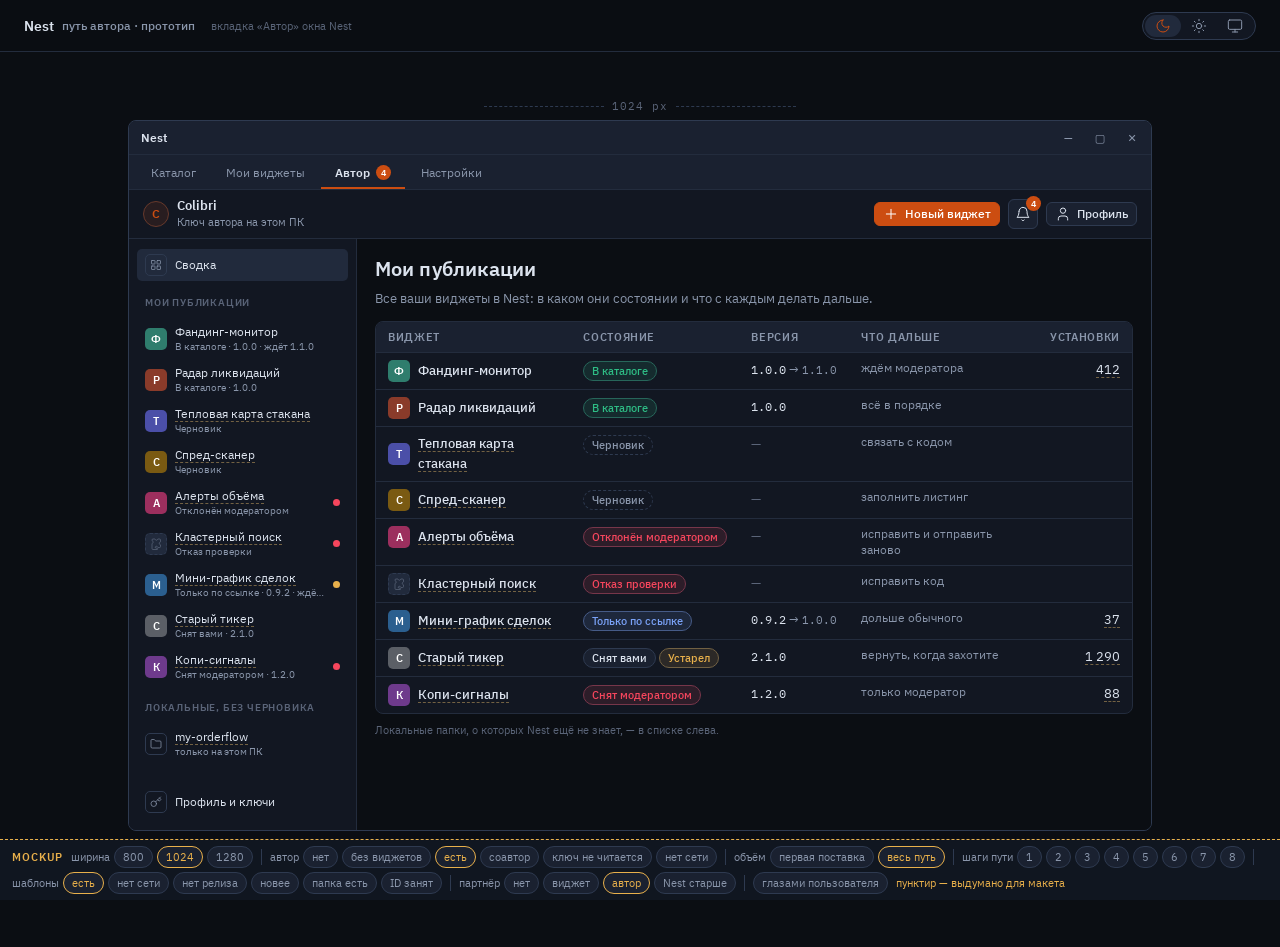
<file: nest-author/prototype.html>
<!doctype html>
<!-- The Nest window on the Author tab, clickable. author-app.js draws every screen into
     #author-root from author-data.js; the mock bar at the bottom is review chrome, not design. -->
<html lang="ru" data-theme="dark">
    <head>
        <meta charset="utf-8" />
        <meta name="viewport" content="width=device-width, initial-scale=1" />
        <meta name="color-scheme" content="dark light" />
        <title>Автор · Nest</title>
        <link rel="stylesheet" href="kit/tokens.css" />
        <link rel="stylesheet" href="kit/components.css" />
        <link rel="stylesheet" href="author.css" />
        <script src="author-i18n.js"></script>
        <script src="kit/icons.js"></script>
        <script src="author-icons.js"></script>
        <script src="kit/mockup.js"></script>
    </head>
    <body class="console">
        <header class="topbar">
            <a class="brand" href="index.html"><span>Nest</span><span class="brand-sub">путь автора · прототип</span></a>
            <span class="hint">вкладка «Автор» окна Nest</span>
            <div class="topbar-right">
                <div class="seg" role="group" data-i18n-attr="aria-label:theme.label">
                    <button type="button" data-set-theme="dark" data-i18n-attr="title:theme.dark,aria-label:theme.dark"><svg class="icon"><use href="#i-moon" /></svg></button>
                    <button type="button" data-set-theme="light" data-i18n-attr="title:theme.light,aria-label:theme.light"><svg class="icon"><use href="#i-sun" /></svg></button>
                    <button type="button" data-set-theme="system" data-i18n-attr="title:theme.system,aria-label:theme.system"><svg class="icon"><use href="#i-system" /></svg></button>
                </div>
            </div>
        </header>

        <main class="page page-wide">
            <div class="vw-ruler"><span id="vw-ruler-value">1024 px</span></div>

            <!-- the desktop Nest window; the mock bar flips its width between 800, 1024 and 1280 -->
            <div class="app">
                <div class="win-title">
                    <span data-i18n="au.win.title"></span>
                    <span class="win-caps" aria-hidden="true"><span>—</span><span>▢</span><span>✕</span></span>
                </div>
                <nav class="win-tabs" aria-label="Nest">
                    <button type="button" data-tab="catalog" data-i18n="au.tab.catalog"></button>
                    <button type="button" data-tab="mywidgets" data-i18n="au.tab.myWidgets"></button>
                    <button type="button" data-tab="author" aria-current="page"><span data-i18n="au.tab.author"></span><span class="tab-badge" id="tab-badge-author" hidden></span></button>
                    <button type="button" data-tab="settings" data-i18n="au.tab.settings"></button>
                </nav>
                <div id="author-root"></div>
            </div>
        </main>

        <dialog id="dlg"></dialog>

        <div class="mock-bar" role="toolbar" aria-label="Пульт макета">
            <span class="label">Mockup</span>
            <span class="grp">ширина
                <button type="button" data-act="vw" data-v="800">800</button>
                <button type="button" data-act="vw" data-v="1024">1024</button>
                <button type="button" data-act="vw" data-v="1280">1280</button>
            </span>
            <span class="sep"></span>
            <span class="grp">автор
                <button type="button" data-act="author-state" data-v="none">нет</button>
                <button type="button" data-act="author-state" data-v="empty">без виджетов</button>
                <button type="button" data-act="author-state" data-v="yes">есть</button>
                <button type="button" data-act="author-state" data-v="maintainer">соавтор</button>
                <button type="button" data-act="author-state" data-v="unreadable">ключ не читается</button>
                <button type="button" data-act="author-state" data-v="offline">нет сети</button>
            </span>
            <span class="sep"></span>
            <span class="grp">объём
                <button type="button" data-act="scope" data-v="first">первая поставка</button>
                <button type="button" data-act="scope" data-v="full">весь путь</button>
            </span>
            <span class="sep"></span>
            <span class="grp">шаги пути
                <button type="button" data-act="tour" data-v="1" title="Стать автором">1</button>
                <button type="button" data-act="tour" data-v="2" title="Создать виджет">2</button>
                <button type="button" data-act="tour" data-v="3" title="Код">3</button>
                <button type="button" data-act="tour" data-v="4" title="Выпустить версию">4</button>
                <button type="button" data-act="tour" data-v="5" title="Поделиться и видимость">5</button>
                <button type="button" data-act="tour" data-v="6" title="Обновлять">6</button>
                <button type="button" data-act="tour" data-v="7" title="Следить">7</button>
                <button type="button" data-act="tour" data-v="8" title="Снять, передать, удалить">8</button>
            </span>
            <span class="sep"></span>
            <span class="grp">шаблоны
                <button type="button" data-act="starters" data-v="ok" title="Список шаблонов загружен">есть</button>
                <button type="button" data-act="starters" data-v="offline" title="Нет связи с GitHub">нет сети</button>
                <button type="button" data-act="starters" data-v="none" title="Релиза с шаблонами ещё нет">нет релиза</button>
                <button type="button" data-act="starters" data-v="newer" title="Шаблоны требуют более новый терминал">новее</button>
                <button type="button" data-act="starters" data-v="exists" title="Папка с таким ID уже есть">папка есть</button>
                <button type="button" data-act="starters" data-v="taken" title="Nest отказал: ID занят">ID занят</button>
            </span>
            <span class="sep"></span>
            <span class="grp">партнёр
                <button type="button" data-act="partner" data-v="none" title="Ни автор, ни виджеты не отмечены">нет</button>
                <button type="button" data-act="partner" data-v="widget" title="«Фандинг-монитор» отмечен «Партнёрский»">виджет</button>
                <button type="button" data-act="partner" data-v="author" title="Автор отмечен «Партнёр»">автор</button>
                <button type="button" data-act="partner" data-v="older" title="Nest без анонсов">Nest старше</button>
            </span>
            <span class="sep"></span>
            <button type="button" data-act="user-view">глазами пользователя</button>
            <span class="ph-note">пунктир — выдумано для макета</span>
        </div>

        <script src="author-data.js"></script>
        <script src="author-app.js"></script>
    </body>
</html>
</file>
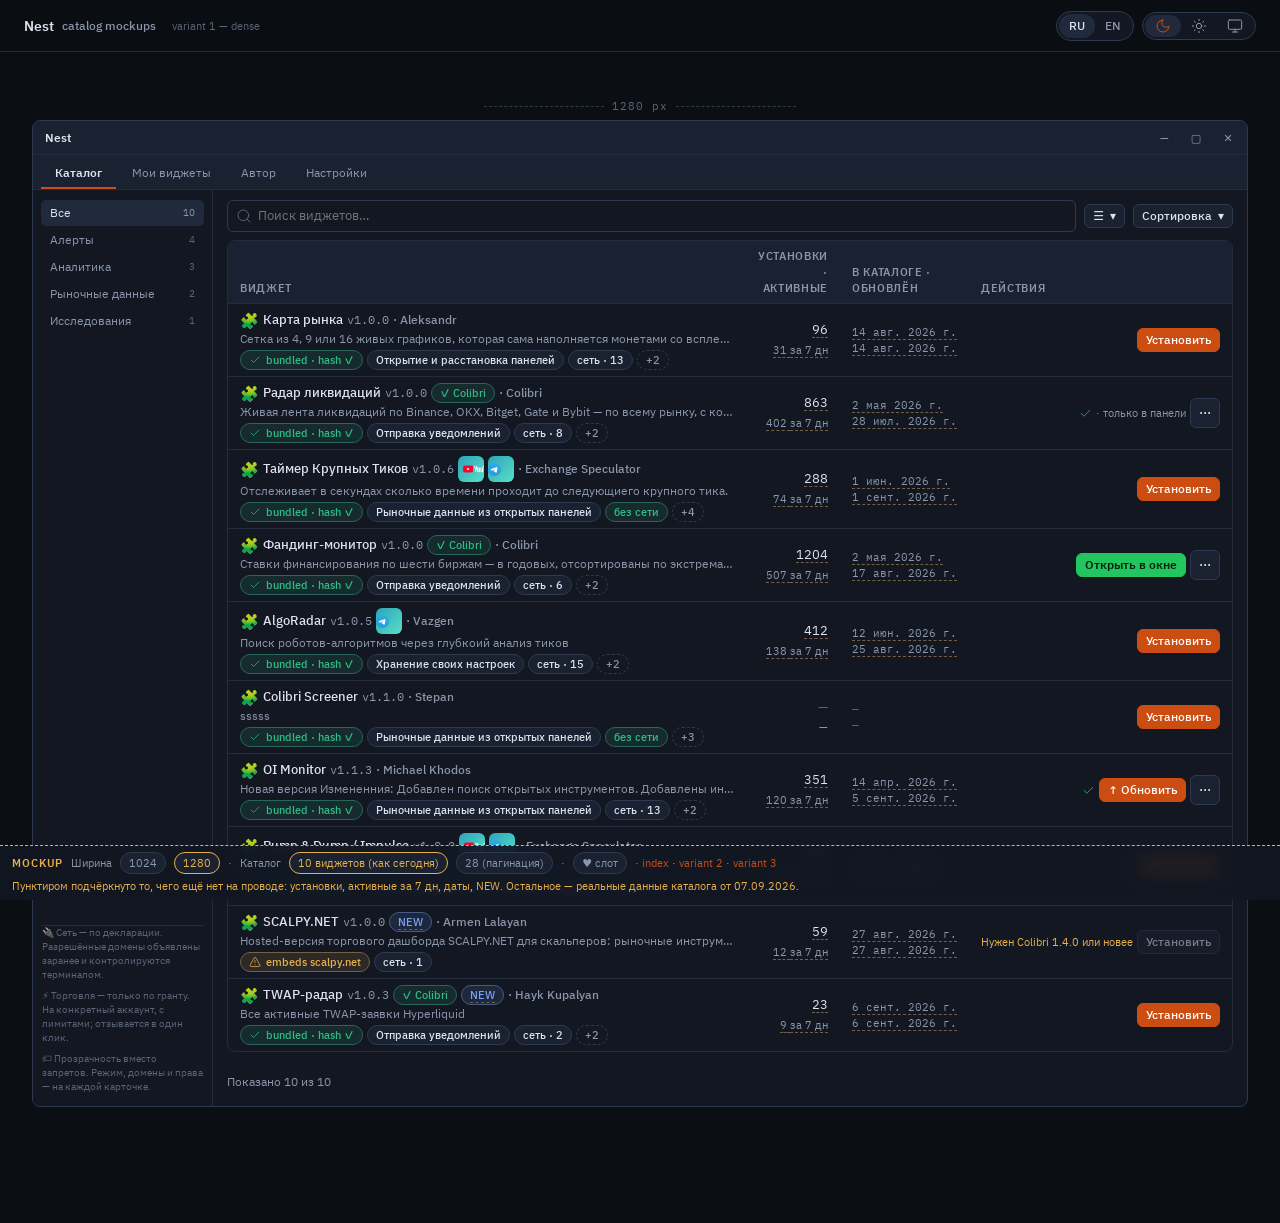
<file: nest-catalog/variant-1-dense.html>
<!doctype html>
<!-- Variant 1 — DENSE TABLE ROWS (~72 px).
     The most widgets per screen. Three lines in the title cell: identity · one-line description ·
     a capped chip strip; counts in a right-aligned numeric column; the actions column is a FIXED
     176 px so counts and the ··· can never collide however long a name gets.
     The trade-off this variant asks the owner to accept: the description is ONE line with the rest
     in the tooltip. See README.md § The three variants. -->
<html lang="ru" data-theme="dark" data-title-key="cat.title">
    <head>
        <meta charset="utf-8" />
        <meta name="viewport" content="width=device-width, initial-scale=1" />
        <meta name="color-scheme" content="dark light" />
        <title>Nest</title>
        <link rel="stylesheet" href="kit/tokens.css" />
        <link rel="stylesheet" href="kit/components.css" />
        <link rel="stylesheet" href="catalog.css" />
        <script src="catalog-i18n.js"></script>
        <script src="kit/icons.js"></script>
        <script src="kit/mockup.js"></script>
    </head>
    <body class="console">
        <header class="topbar">
            <a class="brand" href="index.html"><span>Nest</span><span class="brand-sub">catalog mockups</span></a>
            <span class="hint">variant 1 — dense</span>
            <div class="topbar-right">
                <div class="seg" role="group" data-i18n-attr="aria-label:lang.label">
                    <button type="button" data-set-lang="ru" aria-pressed="true">RU</button>
                    <button type="button" data-set-lang="en" aria-pressed="false">EN</button>
                </div>
                <div class="seg" role="group" data-i18n-attr="aria-label:theme.label">
                    <button type="button" data-set-theme="dark" data-i18n-attr="title:theme.dark,aria-label:theme.dark"><svg class="icon"><use href="#i-moon" /></svg></button>
                    <button type="button" data-set-theme="light" data-i18n-attr="title:theme.light,aria-label:theme.light"><svg class="icon"><use href="#i-sun" /></svg></button>
                    <button type="button" data-set-theme="system" data-i18n-attr="title:theme.system,aria-label:theme.system"><svg class="icon"><use href="#i-system" /></svg></button>
                </div>
            </div>
        </header>

        <main class="page page-wide">
            <div class="vw-ruler"><span id="vw-ruler-value">1280 px</span></div>

            <!-- the desktop Nest window; the mock bar flips its width between 1024 and 1280 -->
            <div class="app">
                <div class="win-title">
                    <span data-i18n="cat.title"></span>
                    <span class="win-caps" aria-hidden="true"><span>—</span><span>▢</span><span>✕</span></span>
                </div>
                <nav class="win-tabs" data-i18n-attr="aria-label:cat.title">
                    <!-- Strings.Nest.Tab.Catalog / .MyWidgets / .Author / .Settings -->
                    <button type="button" aria-current="page" data-i18n="cat.tab.catalog"></button>
                    <button type="button" data-i18n="cat.tab.myWidgets"></button>
                    <button type="button" data-i18n="cat.tab.author"></button>
                    <button type="button" data-i18n="cat.tab.settings"></button>
                </nav>

                <div class="app-body">
                    <!-- left rail: curated categories with counts, then the trust strip -->
                    <aside class="rail">
                        <div class="rail-list" id="rail-list"></div>
                        <div class="trust">
                            <!-- Strings.Nest.Trust.Network / .Trading / .Transparency -->
                            <span data-i18n="cat.trust.network"></span>
                            <span data-i18n="cat.trust.trading"></span>
                            <span data-i18n="cat.trust.transparency"></span>
                        </div>
                    </aside>

                    <div class="main">
                        <div class="toolbar">
                            <label class="search">
                                <svg class="icon"><use href="#i-search" /></svg>
                                <!-- Strings.Nest.Search.Watermark -->
                                <input class="input" type="search" data-i18n-attr="placeholder:cat.search" />
                            </label>

                            <!-- uploader tags: chips beside the search, labels VERBATIM -->
                            <details class="menu">
                                <summary class="btn btn-sm" data-i18n-attr="aria-label:cat.tags">☰ <span aria-hidden="true">▾</span></summary>
                                <div class="menu-list tag-flyout">
                                    <!-- Strings.Nest.TagSearch.Watermark -->
                                    <input class="input input-sm" type="search" data-i18n-attr="placeholder:cat.tagSearch" />
                                    <div id="tag-list"></div>
                                </div>
                            </details>

                            <!-- sort control: name · newest · updated · installs · active -->
                            <details class="menu sort-menu">
                                <summary class="btn btn-sm"><span data-i18n="cat.sort.label"></span> <span aria-hidden="true">▾</span></summary>
                                <div class="menu-list">
                                    <!-- Strings.Nest.Sort.Name / .Newest / .Updated / .Installs / .Active -->
                                    <button type="button" data-cat-sort="name" data-i18n="cat.sort.name"></button>
                                    <button type="button" data-cat-sort="newest" data-i18n="cat.sort.newest"></button>
                                    <button type="button" data-cat-sort="updated" data-i18n="cat.sort.updated"></button>
                                    <button type="button" data-cat-sort="installs" data-i18n="cat.sort.installs"></button>
                                    <button type="button" data-cat-sort="active" data-i18n="cat.sort.active"></button>
                                </div>
                            </details>
                        </div>

                        <div id="catalog"></div>
                        <!-- Strings.Nest.ShownFormat + Strings.Nest.ShowMore, page of 25 -->
                        <div class="pager" id="pager"></div>
                    </div>
                </div>
            </div>
        </main>

        <div class="mock-bar">
            <span class="label" data-i18n="cat.mock.label"></span>
            <span data-i18n="cat.mock.width"></span>
            <button type="button" data-cat-vw="1024">1024</button>
            <button type="button" data-cat-vw="1280">1280</button>
            <span>·</span>
            <span data-i18n="cat.mock.rows"></span>
            <button type="button" data-cat-rows="10" aria-pressed="true" data-i18n="cat.mock.rows10"></button>
            <button type="button" data-cat-rows="28" aria-pressed="false" data-i18n="cat.mock.rows28"></button>
            <span>·</span>
            <button type="button" data-cat-likes aria-pressed="false" data-i18n="cat.mock.likes"></button>
            <span>· <a href="index.html">index</a> · <a href="variant-2-cards.html">variant 2</a> · <a href="variant-3-expand.html">variant 3</a></span>
            <span class="ph-note" data-i18n="cat.mock.note"></span>
        </div>

        <script src="catalog-data.js"></script>
        <script>
            NEST_CATALOG.init({ variant: "dense" });
        </script>
    </body>
</html>
</file>
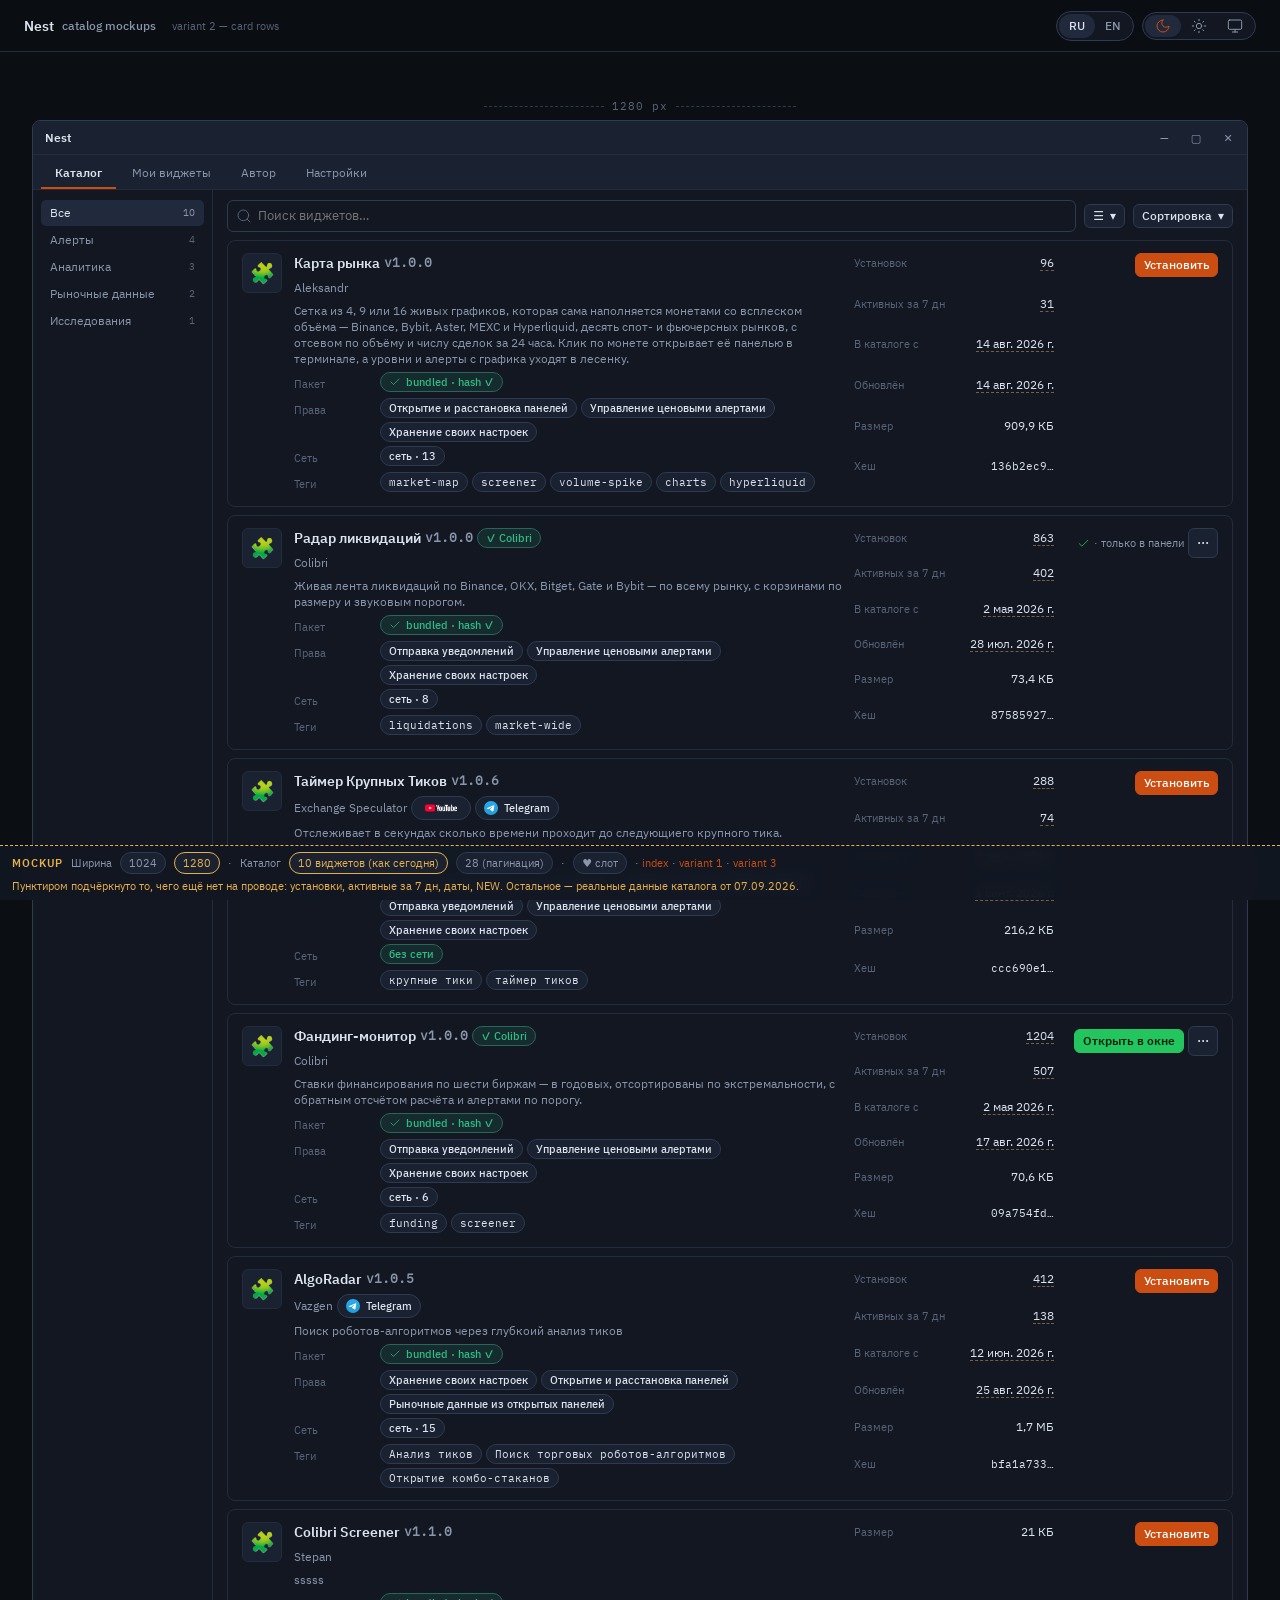
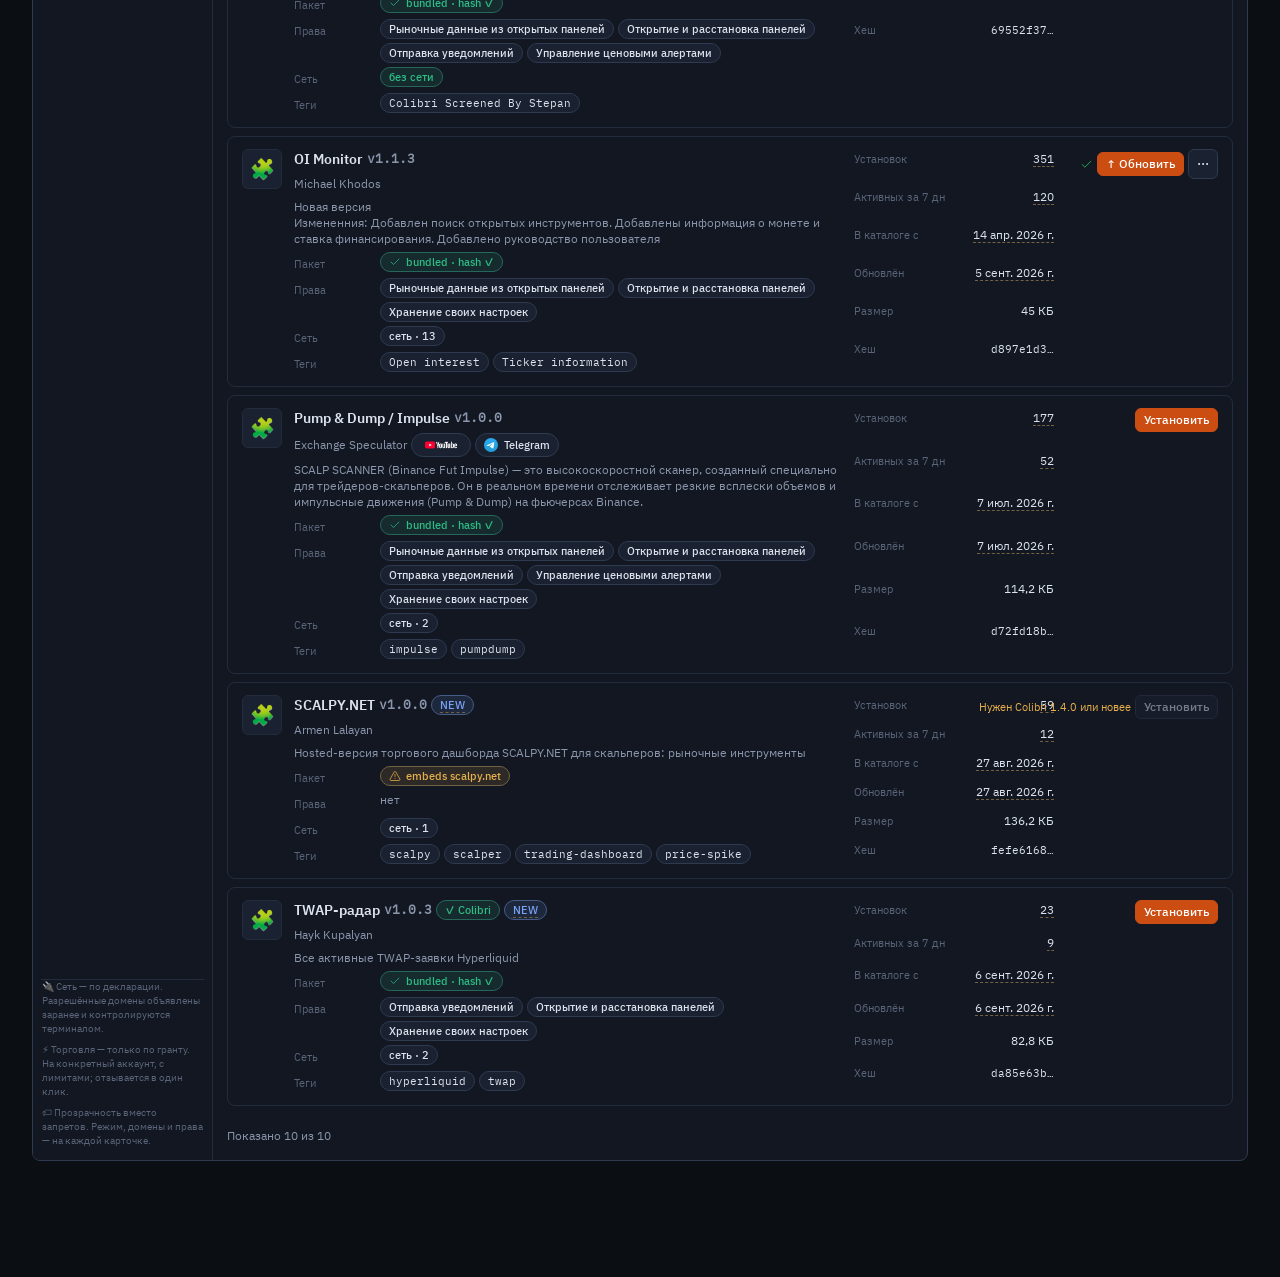
<file: nest-catalog/variant-2-cards.html>
<!doctype html>
<!-- Variant 2 — ROOMY CARD ROWS (min 120 px, grow with content).
     Everything a row can know, with nothing capped: the FULL description, the author's brand chips
     in their listing-hero form, chips grouped on labelled sub-rows (package · permissions · network
     · tags) and a right-hand meta column of counts, dates, size and hash.
     Fewest widgets per screen; the only variant where nothing is hidden behind a tooltip or a +N.
     See README.md § The three variants. -->
<html lang="ru" data-theme="dark" data-title-key="cat.title">
    <head>
        <meta charset="utf-8" />
        <meta name="viewport" content="width=device-width, initial-scale=1" />
        <meta name="color-scheme" content="dark light" />
        <title>Nest</title>
        <link rel="stylesheet" href="kit/tokens.css" />
        <link rel="stylesheet" href="kit/components.css" />
        <link rel="stylesheet" href="catalog.css" />
        <script src="catalog-i18n.js"></script>
        <script src="kit/icons.js"></script>
        <script src="kit/mockup.js"></script>
    </head>
    <body class="console">
        <header class="topbar">
            <a class="brand" href="index.html"><span>Nest</span><span class="brand-sub">catalog mockups</span></a>
            <span class="hint">variant 2 — card rows</span>
            <div class="topbar-right">
                <div class="seg" role="group" data-i18n-attr="aria-label:lang.label">
                    <button type="button" data-set-lang="ru" aria-pressed="true">RU</button>
                    <button type="button" data-set-lang="en" aria-pressed="false">EN</button>
                </div>
                <div class="seg" role="group" data-i18n-attr="aria-label:theme.label">
                    <button type="button" data-set-theme="dark" data-i18n-attr="title:theme.dark,aria-label:theme.dark"><svg class="icon"><use href="#i-moon" /></svg></button>
                    <button type="button" data-set-theme="light" data-i18n-attr="title:theme.light,aria-label:theme.light"><svg class="icon"><use href="#i-sun" /></svg></button>
                    <button type="button" data-set-theme="system" data-i18n-attr="title:theme.system,aria-label:theme.system"><svg class="icon"><use href="#i-system" /></svg></button>
                </div>
            </div>
        </header>

        <main class="page page-wide">
            <div class="vw-ruler"><span id="vw-ruler-value">1280 px</span></div>

            <!-- the desktop Nest window; the mock bar flips its width between 1024 and 1280 -->
            <div class="app">
                <div class="win-title">
                    <span data-i18n="cat.title"></span>
                    <span class="win-caps" aria-hidden="true"><span>—</span><span>▢</span><span>✕</span></span>
                </div>
                <nav class="win-tabs" data-i18n-attr="aria-label:cat.title">
                    <!-- Strings.Nest.Tab.Catalog / .MyWidgets / .Author / .Settings -->
                    <button type="button" aria-current="page" data-i18n="cat.tab.catalog"></button>
                    <button type="button" data-i18n="cat.tab.myWidgets"></button>
                    <button type="button" data-i18n="cat.tab.author"></button>
                    <button type="button" data-i18n="cat.tab.settings"></button>
                </nav>

                <div class="app-body">
                    <!-- left rail: curated categories with counts, then the trust strip -->
                    <aside class="rail">
                        <div class="rail-list" id="rail-list"></div>
                        <div class="trust">
                            <!-- Strings.Nest.Trust.Network / .Trading / .Transparency -->
                            <span data-i18n="cat.trust.network"></span>
                            <span data-i18n="cat.trust.trading"></span>
                            <span data-i18n="cat.trust.transparency"></span>
                        </div>
                    </aside>

                    <div class="main">
                        <div class="toolbar">
                            <label class="search">
                                <svg class="icon"><use href="#i-search" /></svg>
                                <!-- Strings.Nest.Search.Watermark -->
                                <input class="input" type="search" data-i18n-attr="placeholder:cat.search" />
                            </label>

                            <!-- uploader tags: chips beside the search, labels VERBATIM -->
                            <details class="menu">
                                <summary class="btn btn-sm" data-i18n-attr="aria-label:cat.tags">☰ <span aria-hidden="true">▾</span></summary>
                                <div class="menu-list tag-flyout">
                                    <!-- Strings.Nest.TagSearch.Watermark -->
                                    <input class="input input-sm" type="search" data-i18n-attr="placeholder:cat.tagSearch" />
                                    <div id="tag-list"></div>
                                </div>
                            </details>

                            <!-- sort control: name · newest · updated · installs · active -->
                            <details class="menu sort-menu">
                                <summary class="btn btn-sm"><span data-i18n="cat.sort.label"></span> <span aria-hidden="true">▾</span></summary>
                                <div class="menu-list">
                                    <!-- Strings.Nest.Sort.Name / .Newest / .Updated / .Installs / .Active -->
                                    <button type="button" data-cat-sort="name" data-i18n="cat.sort.name"></button>
                                    <button type="button" data-cat-sort="newest" data-i18n="cat.sort.newest"></button>
                                    <button type="button" data-cat-sort="updated" data-i18n="cat.sort.updated"></button>
                                    <button type="button" data-cat-sort="installs" data-i18n="cat.sort.installs"></button>
                                    <button type="button" data-cat-sort="active" data-i18n="cat.sort.active"></button>
                                </div>
                            </details>
                        </div>

                        <div id="catalog"></div>
                        <!-- Strings.Nest.ShownFormat + Strings.Nest.ShowMore, page of 25 -->
                        <div class="pager" id="pager"></div>
                    </div>
                </div>
            </div>
        </main>

        <div class="mock-bar">
            <span class="label" data-i18n="cat.mock.label"></span>
            <span data-i18n="cat.mock.width"></span>
            <button type="button" data-cat-vw="1024">1024</button>
            <button type="button" data-cat-vw="1280">1280</button>
            <span>·</span>
            <span data-i18n="cat.mock.rows"></span>
            <button type="button" data-cat-rows="10" aria-pressed="true" data-i18n="cat.mock.rows10"></button>
            <button type="button" data-cat-rows="28" aria-pressed="false" data-i18n="cat.mock.rows28"></button>
            <span>·</span>
            <button type="button" data-cat-likes aria-pressed="false" data-i18n="cat.mock.likes"></button>
            <span>· <a href="index.html">index</a> · <a href="variant-1-dense.html">variant 1</a> · <a href="variant-3-expand.html">variant 3</a></span>
            <span class="ph-note" data-i18n="cat.mock.note"></span>
        </div>

        <script src="catalog-data.js"></script>
        <script>
            NEST_CATALOG.init({ variant: "cards" });
        </script>
    </body>
</html>
</file>
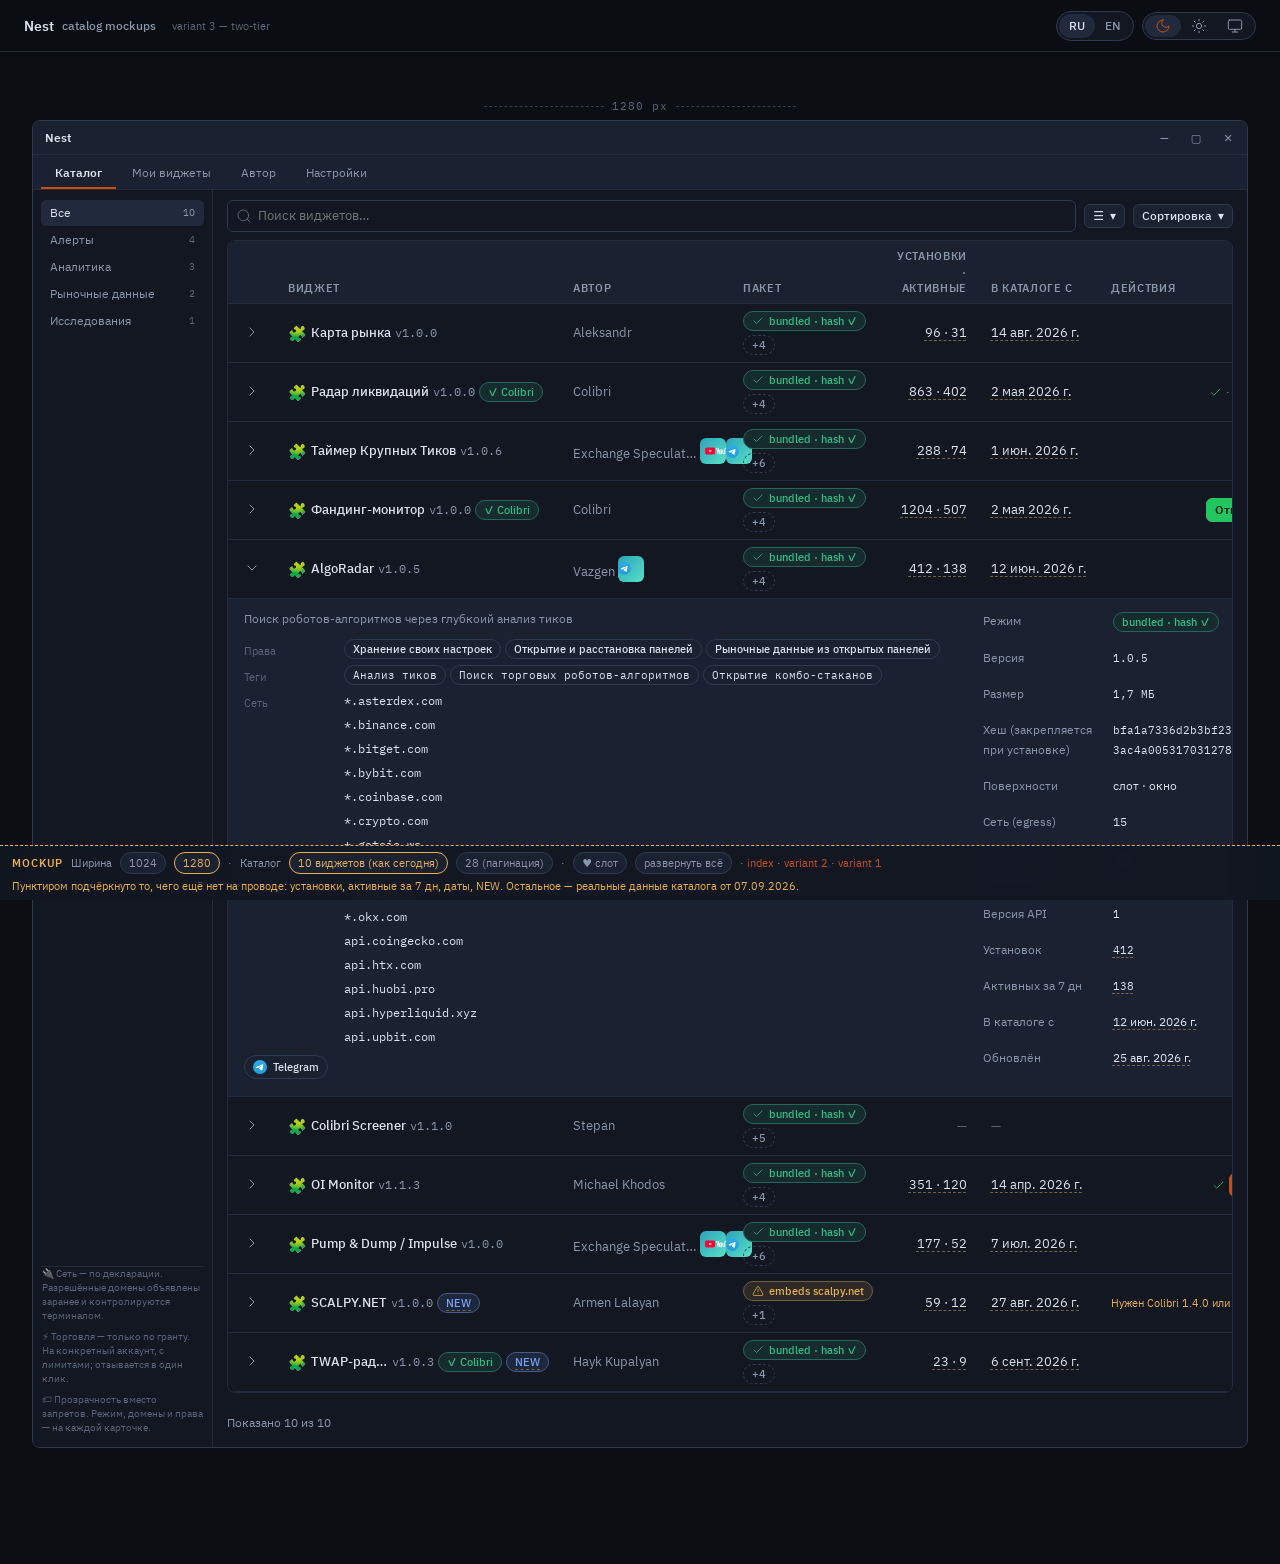
<file: nest-catalog/variant-3-expand.html>
<!doctype html>
<!-- Variant 3 — TWO-TIER ROWS (56 px summary, expands in place).
     A scannable one-line summary per widget; the chevron opens the full detail UNDER the row —
     description, every permission chip, EVERY egress host (the only variant that lists them) and
     the listing's package facts. Density of a table with the depth of the listing page, at the
     price of a click. The primary action always stays in the summary row.
     See README.md § The three variants. -->
<html lang="ru" data-theme="dark" data-title-key="cat.title">
    <head>
        <meta charset="utf-8" />
        <meta name="viewport" content="width=device-width, initial-scale=1" />
        <meta name="color-scheme" content="dark light" />
        <title>Nest</title>
        <link rel="stylesheet" href="kit/tokens.css" />
        <link rel="stylesheet" href="kit/components.css" />
        <link rel="stylesheet" href="catalog.css" />
        <script src="catalog-i18n.js"></script>
        <script src="kit/icons.js"></script>
        <script src="kit/mockup.js"></script>
    </head>
    <body class="console">
        <header class="topbar">
            <a class="brand" href="index.html"><span>Nest</span><span class="brand-sub">catalog mockups</span></a>
            <span class="hint">variant 3 — two-tier</span>
            <div class="topbar-right">
                <div class="seg" role="group" data-i18n-attr="aria-label:lang.label">
                    <button type="button" data-set-lang="ru" aria-pressed="true">RU</button>
                    <button type="button" data-set-lang="en" aria-pressed="false">EN</button>
                </div>
                <div class="seg" role="group" data-i18n-attr="aria-label:theme.label">
                    <button type="button" data-set-theme="dark" data-i18n-attr="title:theme.dark,aria-label:theme.dark"><svg class="icon"><use href="#i-moon" /></svg></button>
                    <button type="button" data-set-theme="light" data-i18n-attr="title:theme.light,aria-label:theme.light"><svg class="icon"><use href="#i-sun" /></svg></button>
                    <button type="button" data-set-theme="system" data-i18n-attr="title:theme.system,aria-label:theme.system"><svg class="icon"><use href="#i-system" /></svg></button>
                </div>
            </div>
        </header>

        <main class="page page-wide">
            <div class="vw-ruler"><span id="vw-ruler-value">1280 px</span></div>

            <!-- the desktop Nest window; the mock bar flips its width between 1024 and 1280 -->
            <div class="app">
                <div class="win-title">
                    <span data-i18n="cat.title"></span>
                    <span class="win-caps" aria-hidden="true"><span>—</span><span>▢</span><span>✕</span></span>
                </div>
                <nav class="win-tabs" data-i18n-attr="aria-label:cat.title">
                    <!-- Strings.Nest.Tab.Catalog / .MyWidgets / .Author / .Settings -->
                    <button type="button" aria-current="page" data-i18n="cat.tab.catalog"></button>
                    <button type="button" data-i18n="cat.tab.myWidgets"></button>
                    <button type="button" data-i18n="cat.tab.author"></button>
                    <button type="button" data-i18n="cat.tab.settings"></button>
                </nav>

                <div class="app-body">
                    <!-- left rail: curated categories with counts, then the trust strip -->
                    <aside class="rail">
                        <div class="rail-list" id="rail-list"></div>
                        <div class="trust">
                            <!-- Strings.Nest.Trust.Network / .Trading / .Transparency -->
                            <span data-i18n="cat.trust.network"></span>
                            <span data-i18n="cat.trust.trading"></span>
                            <span data-i18n="cat.trust.transparency"></span>
                        </div>
                    </aside>

                    <div class="main">
                        <div class="toolbar">
                            <label class="search">
                                <svg class="icon"><use href="#i-search" /></svg>
                                <!-- Strings.Nest.Search.Watermark -->
                                <input class="input" type="search" data-i18n-attr="placeholder:cat.search" />
                            </label>

                            <!-- uploader tags: chips beside the search, labels VERBATIM -->
                            <details class="menu">
                                <summary class="btn btn-sm" data-i18n-attr="aria-label:cat.tags">☰ <span aria-hidden="true">▾</span></summary>
                                <div class="menu-list tag-flyout">
                                    <!-- Strings.Nest.TagSearch.Watermark -->
                                    <input class="input input-sm" type="search" data-i18n-attr="placeholder:cat.tagSearch" />
                                    <div id="tag-list"></div>
                                </div>
                            </details>

                            <!-- sort control: name · newest · updated · installs · active -->
                            <details class="menu sort-menu">
                                <summary class="btn btn-sm"><span data-i18n="cat.sort.label"></span> <span aria-hidden="true">▾</span></summary>
                                <div class="menu-list">
                                    <!-- Strings.Nest.Sort.Name / .Newest / .Updated / .Installs / .Active -->
                                    <button type="button" data-cat-sort="name" data-i18n="cat.sort.name"></button>
                                    <button type="button" data-cat-sort="newest" data-i18n="cat.sort.newest"></button>
                                    <button type="button" data-cat-sort="updated" data-i18n="cat.sort.updated"></button>
                                    <button type="button" data-cat-sort="installs" data-i18n="cat.sort.installs"></button>
                                    <button type="button" data-cat-sort="active" data-i18n="cat.sort.active"></button>
                                </div>
                            </details>
                        </div>

                        <div id="catalog"></div>
                        <!-- Strings.Nest.ShownFormat + Strings.Nest.ShowMore, page of 25 -->
                        <div class="pager" id="pager"></div>
                    </div>
                </div>
            </div>
        </main>

        <div class="mock-bar">
            <span class="label" data-i18n="cat.mock.label"></span>
            <span data-i18n="cat.mock.width"></span>
            <button type="button" data-cat-vw="1024">1024</button>
            <button type="button" data-cat-vw="1280">1280</button>
            <span>·</span>
            <span data-i18n="cat.mock.rows"></span>
            <button type="button" data-cat-rows="10" aria-pressed="true" data-i18n="cat.mock.rows10"></button>
            <button type="button" data-cat-rows="28" aria-pressed="false" data-i18n="cat.mock.rows28"></button>
            <span>·</span>
            <button type="button" data-cat-likes aria-pressed="false" data-i18n="cat.mock.likes"></button>
            <button type="button" data-cat-expand-all aria-pressed="false" data-i18n="cat.mock.expandAll"></button>
            <span>· <a href="index.html">index</a> · <a href="variant-2-cards.html">variant 2</a> · <a href="variant-1-dense.html">variant 1</a></span>
            <span class="ph-note" data-i18n="cat.mock.note"></span>
        </div>

        <script src="catalog-data.js"></script>
        <script>
            NEST_CATALOG.init({ variant: "expand" });
        </script>
    </body>
</html>
</file>
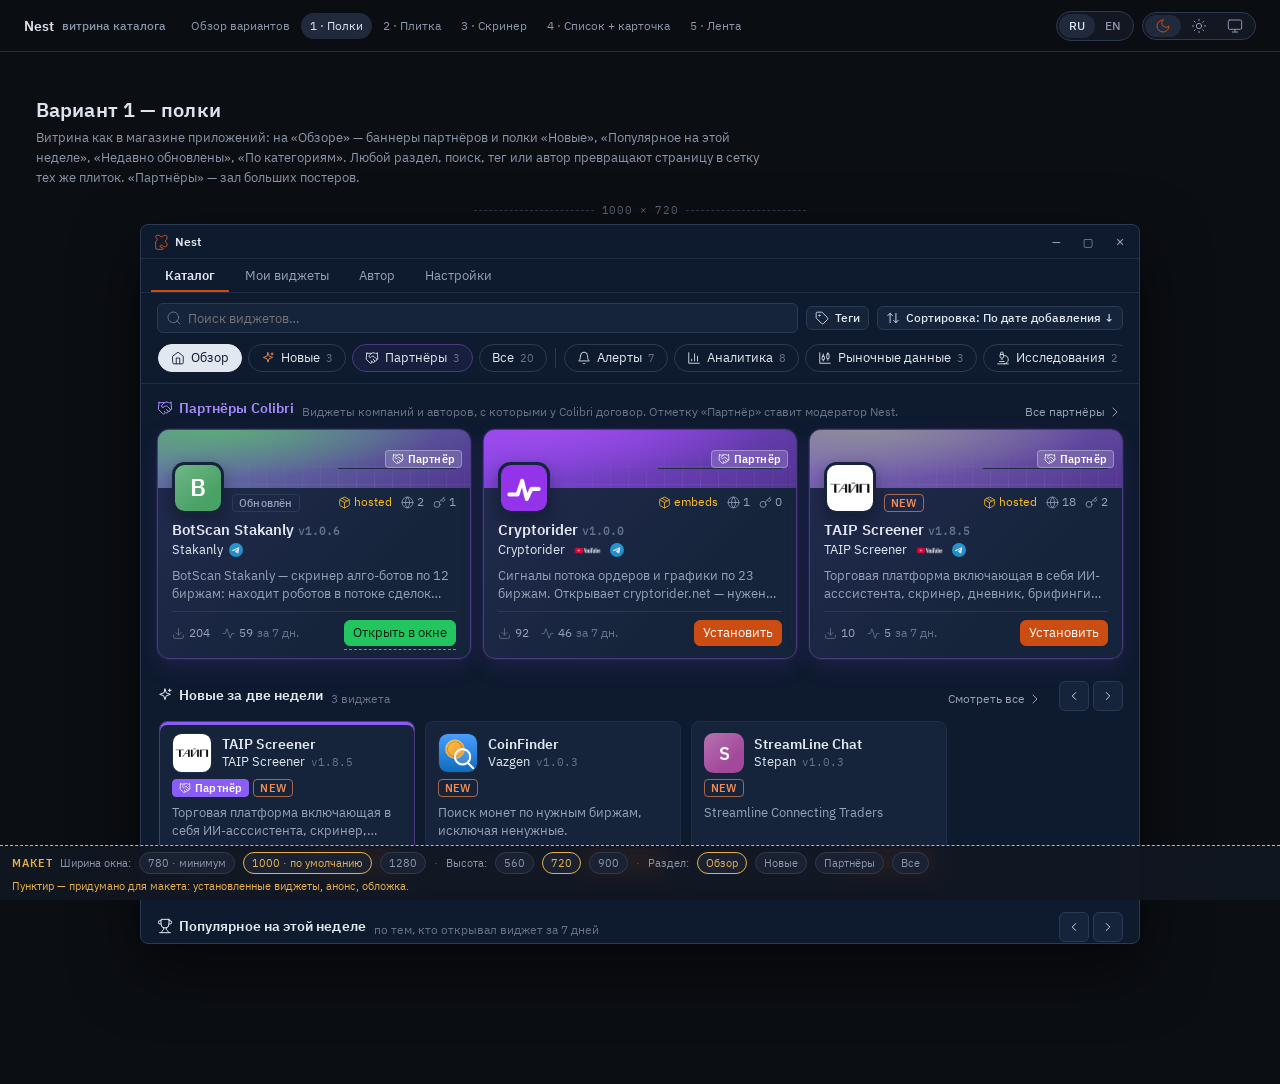
<file: nest-showcase/v1-shelves.html>
<!doctype html>
<!-- v1: one of five catalog layouts. This page is only the frame; the window is rendered by
     core.js (shared fragments) and v1-shelves.js (the layout). See README.md. -->
<html lang="ru" data-theme="dark" data-title-key="v1.name">
    <head>
        <meta charset="utf-8" />
        <meta name="viewport" content="width=device-width, initial-scale=1" />
        <meta name="color-scheme" content="dark light" />
        <title>Nest</title>
        <link rel="stylesheet" href="kit/tokens.css" />
        <link rel="stylesheet" href="kit/components.css" />
        <link rel="stylesheet" href="show.css" />
        <link rel="stylesheet" href="v1-shelves.css" />
        <script src="i18n.js"></script>
        <script src="kit/icons.js"></script>
        <script src="kit/mockup.js"></script>
        <script src="data.js"></script>
        <script src="core.js"></script>
        <script src="v1-shelves.js"></script>
    </head>
    <body class="console">
        <header class="topbar">
            <a class="brand" href="index.html"><span>Nest</span><span class="brand-sub" data-i18n="brand.sub"></span></a>
            <nav class="variants">
                <a href="index.html" data-i18n="nav.index"></a>
                <a href="v1-shelves.html" aria-current="page" data-i18n="v1.name"></a>
                <a href="v2-tiles.html" data-i18n="v2.name"></a>
                <a href="v3-screener.html" data-i18n="v3.name"></a>
                <a href="v4-inspector.html" data-i18n="v4.name"></a>
                <a href="v5-feed.html" data-i18n="v5.name"></a>
            </nav>
            <div class="topbar-right">
                <div class="seg" role="group" data-i18n-attr="aria-label:lang.label">
                    <button type="button" data-set-lang="ru">RU</button>
                    <button type="button" data-set-lang="en">EN</button>
                </div>
                <div class="seg" role="group" data-i18n-attr="aria-label:theme.label">
                    <button type="button" data-set-theme="dark" data-i18n-attr="title:theme.dark,aria-label:theme.dark"><svg class="icon"><use href="#i-moon" /></svg></button>
                    <button type="button" data-set-theme="light" data-i18n-attr="title:theme.light,aria-label:theme.light"><svg class="icon"><use href="#i-sun" /></svg></button>
                    <button type="button" data-set-theme="system" data-i18n-attr="title:theme.system,aria-label:theme.system"><svg class="icon"><use href="#i-system" /></svg></button>
                </div>
            </div>
        </header>

        <main class="page page-wide">
            <div class="variant-head">
                <h1 data-i18n="v1.title"></h1>
                <p data-i18n="v1.lead"></p>
            </div>
            <div class="vw-ruler"><span id="vw-ruler-value"></span></div>
            <div class="app" id="app"></div>
        </main>

        <div class="mock-bar">
            <span class="label" data-i18n="mock.label"></span>
            <span data-i18n="mock.width"></span>
            <button type="button" data-vw="780">780 · <span data-i18n="mock.min"></span></button>
            <button type="button" data-vw="1000">1000 · <span data-i18n="mock.default"></span></button>
            <button type="button" data-vw="1280">1280</button>
            <span class="sep">·</span>
            <span data-i18n="mock.height"></span>
            <button type="button" data-vh="560">560</button>
            <button type="button" data-vh="720">720</button>
            <button type="button" data-vh="900">900</button>
            <span class="sep">·</span>
            <span data-i18n="mock.section"></span>
            <button type="button" data-jump="home" data-i18n="mock.jump.home"></button>
            <button type="button" data-jump="new" data-i18n="mock.jump.new"></button>
            <button type="button" data-jump="partners" data-i18n="mock.jump.partners"></button>
            <button type="button" data-jump="all" data-i18n="mock.jump.all"></button>
            <span class="ph-note" data-i18n="mock.note"></span>
        </div>
    </body>
</html>
</file>
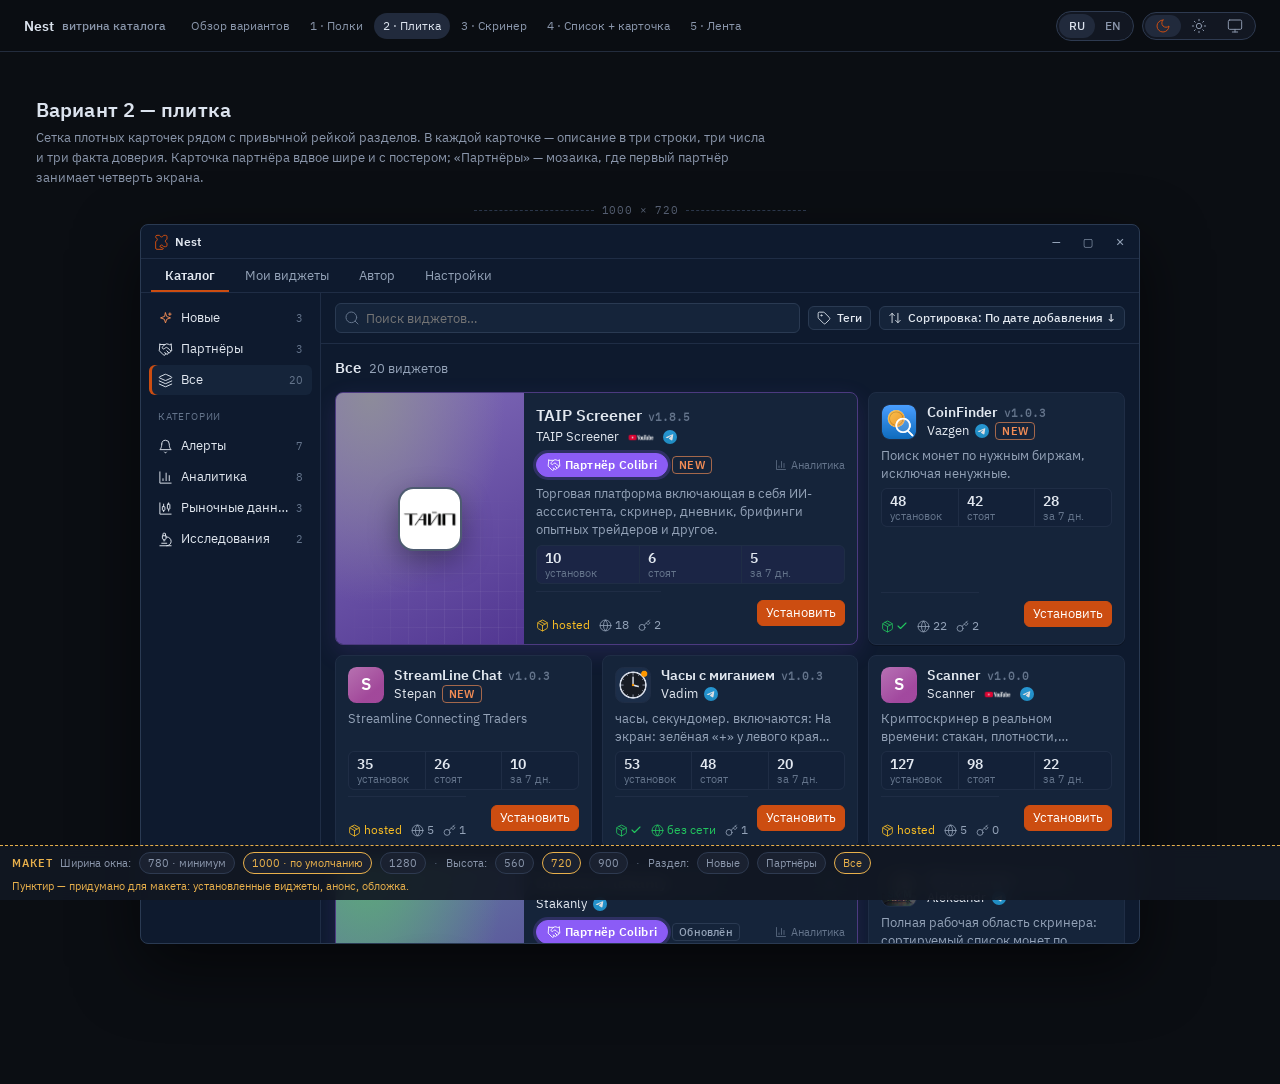
<file: nest-showcase/v2-tiles.html>
<!doctype html>
<!-- v2: one of five catalog layouts. This page is only the frame; the window is rendered by
     core.js (shared fragments) and v2-tiles.js (the layout). See README.md. -->
<html lang="ru" data-theme="dark" data-title-key="v2.name">
    <head>
        <meta charset="utf-8" />
        <meta name="viewport" content="width=device-width, initial-scale=1" />
        <meta name="color-scheme" content="dark light" />
        <title>Nest</title>
        <link rel="stylesheet" href="kit/tokens.css" />
        <link rel="stylesheet" href="kit/components.css" />
        <link rel="stylesheet" href="show.css" />
        <link rel="stylesheet" href="v2-tiles.css" />
        <script src="i18n.js"></script>
        <script src="kit/icons.js"></script>
        <script src="kit/mockup.js"></script>
        <script src="data.js"></script>
        <script src="core.js"></script>
        <script src="v2-tiles.js"></script>
    </head>
    <body class="console">
        <header class="topbar">
            <a class="brand" href="index.html"><span>Nest</span><span class="brand-sub" data-i18n="brand.sub"></span></a>
            <nav class="variants">
                <a href="index.html" data-i18n="nav.index"></a>
                <a href="v1-shelves.html" data-i18n="v1.name"></a>
                <a href="v2-tiles.html" aria-current="page" data-i18n="v2.name"></a>
                <a href="v3-screener.html" data-i18n="v3.name"></a>
                <a href="v4-inspector.html" data-i18n="v4.name"></a>
                <a href="v5-feed.html" data-i18n="v5.name"></a>
            </nav>
            <div class="topbar-right">
                <div class="seg" role="group" data-i18n-attr="aria-label:lang.label">
                    <button type="button" data-set-lang="ru">RU</button>
                    <button type="button" data-set-lang="en">EN</button>
                </div>
                <div class="seg" role="group" data-i18n-attr="aria-label:theme.label">
                    <button type="button" data-set-theme="dark" data-i18n-attr="title:theme.dark,aria-label:theme.dark"><svg class="icon"><use href="#i-moon" /></svg></button>
                    <button type="button" data-set-theme="light" data-i18n-attr="title:theme.light,aria-label:theme.light"><svg class="icon"><use href="#i-sun" /></svg></button>
                    <button type="button" data-set-theme="system" data-i18n-attr="title:theme.system,aria-label:theme.system"><svg class="icon"><use href="#i-system" /></svg></button>
                </div>
            </div>
        </header>

        <main class="page page-wide">
            <div class="variant-head">
                <h1 data-i18n="v2.title"></h1>
                <p data-i18n="v2.lead"></p>
            </div>
            <div class="vw-ruler"><span id="vw-ruler-value"></span></div>
            <div class="app" id="app"></div>
        </main>

        <div class="mock-bar">
            <span class="label" data-i18n="mock.label"></span>
            <span data-i18n="mock.width"></span>
            <button type="button" data-vw="780">780 · <span data-i18n="mock.min"></span></button>
            <button type="button" data-vw="1000">1000 · <span data-i18n="mock.default"></span></button>
            <button type="button" data-vw="1280">1280</button>
            <span class="sep">·</span>
            <span data-i18n="mock.height"></span>
            <button type="button" data-vh="560">560</button>
            <button type="button" data-vh="720">720</button>
            <button type="button" data-vh="900">900</button>
            <span class="sep">·</span>
            <span data-i18n="mock.section"></span>
            <button type="button" data-jump="new" data-i18n="mock.jump.new"></button>
            <button type="button" data-jump="partners" data-i18n="mock.jump.partners"></button>
            <button type="button" data-jump="all" data-i18n="mock.jump.all"></button>
            <span class="ph-note" data-i18n="mock.note"></span>
        </div>
    </body>
</html>
</file>
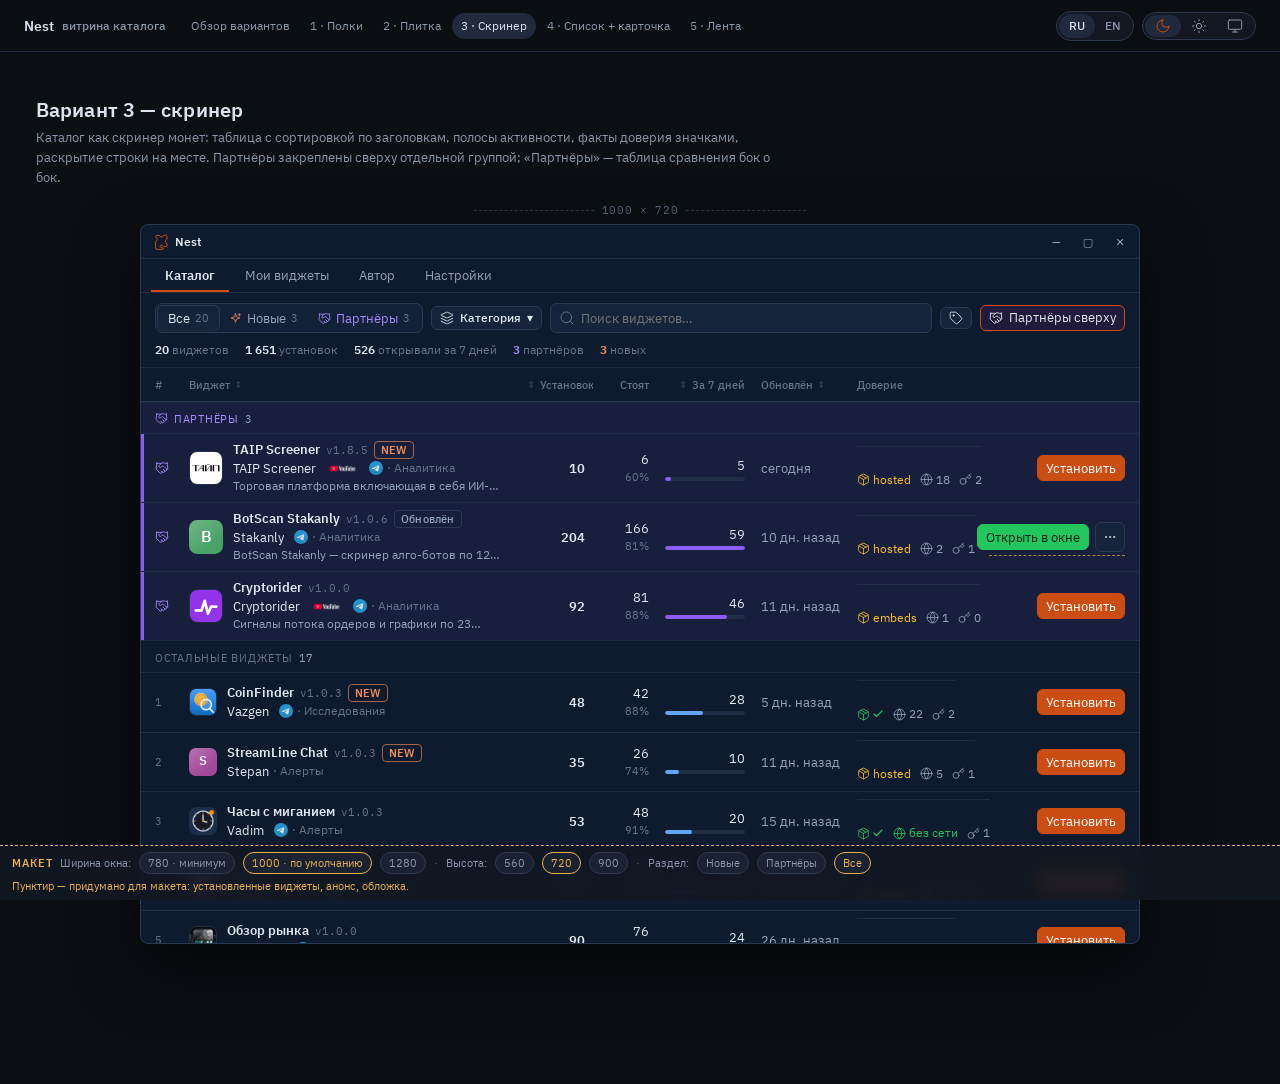
<file: nest-showcase/v3-screener.html>
<!doctype html>
<!-- v3: one of five catalog layouts. This page is only the frame; the window is rendered by
     core.js (shared fragments) and v3-screener.js (the layout). See README.md. -->
<html lang="ru" data-theme="dark" data-title-key="v3.name">
    <head>
        <meta charset="utf-8" />
        <meta name="viewport" content="width=device-width, initial-scale=1" />
        <meta name="color-scheme" content="dark light" />
        <title>Nest</title>
        <link rel="stylesheet" href="kit/tokens.css" />
        <link rel="stylesheet" href="kit/components.css" />
        <link rel="stylesheet" href="show.css" />
        <link rel="stylesheet" href="v3-screener.css" />
        <script src="i18n.js"></script>
        <script src="kit/icons.js"></script>
        <script src="kit/mockup.js"></script>
        <script src="data.js"></script>
        <script src="core.js"></script>
        <script src="v3-screener.js"></script>
    </head>
    <body class="console">
        <header class="topbar">
            <a class="brand" href="index.html"><span>Nest</span><span class="brand-sub" data-i18n="brand.sub"></span></a>
            <nav class="variants">
                <a href="index.html" data-i18n="nav.index"></a>
                <a href="v1-shelves.html" data-i18n="v1.name"></a>
                <a href="v2-tiles.html" data-i18n="v2.name"></a>
                <a href="v3-screener.html" aria-current="page" data-i18n="v3.name"></a>
                <a href="v4-inspector.html" data-i18n="v4.name"></a>
                <a href="v5-feed.html" data-i18n="v5.name"></a>
            </nav>
            <div class="topbar-right">
                <div class="seg" role="group" data-i18n-attr="aria-label:lang.label">
                    <button type="button" data-set-lang="ru">RU</button>
                    <button type="button" data-set-lang="en">EN</button>
                </div>
                <div class="seg" role="group" data-i18n-attr="aria-label:theme.label">
                    <button type="button" data-set-theme="dark" data-i18n-attr="title:theme.dark,aria-label:theme.dark"><svg class="icon"><use href="#i-moon" /></svg></button>
                    <button type="button" data-set-theme="light" data-i18n-attr="title:theme.light,aria-label:theme.light"><svg class="icon"><use href="#i-sun" /></svg></button>
                    <button type="button" data-set-theme="system" data-i18n-attr="title:theme.system,aria-label:theme.system"><svg class="icon"><use href="#i-system" /></svg></button>
                </div>
            </div>
        </header>

        <main class="page page-wide">
            <div class="variant-head">
                <h1 data-i18n="v3.title"></h1>
                <p data-i18n="v3.lead"></p>
            </div>
            <div class="vw-ruler"><span id="vw-ruler-value"></span></div>
            <div class="app" id="app"></div>
        </main>

        <div class="mock-bar">
            <span class="label" data-i18n="mock.label"></span>
            <span data-i18n="mock.width"></span>
            <button type="button" data-vw="780">780 · <span data-i18n="mock.min"></span></button>
            <button type="button" data-vw="1000">1000 · <span data-i18n="mock.default"></span></button>
            <button type="button" data-vw="1280">1280</button>
            <span class="sep">·</span>
            <span data-i18n="mock.height"></span>
            <button type="button" data-vh="560">560</button>
            <button type="button" data-vh="720">720</button>
            <button type="button" data-vh="900">900</button>
            <span class="sep">·</span>
            <span data-i18n="mock.section"></span>
            <button type="button" data-jump="new" data-i18n="mock.jump.new"></button>
            <button type="button" data-jump="partners" data-i18n="mock.jump.partners"></button>
            <button type="button" data-jump="all" data-i18n="mock.jump.all"></button>
            <span class="ph-note" data-i18n="mock.note"></span>
        </div>
    </body>
</html>
</file>
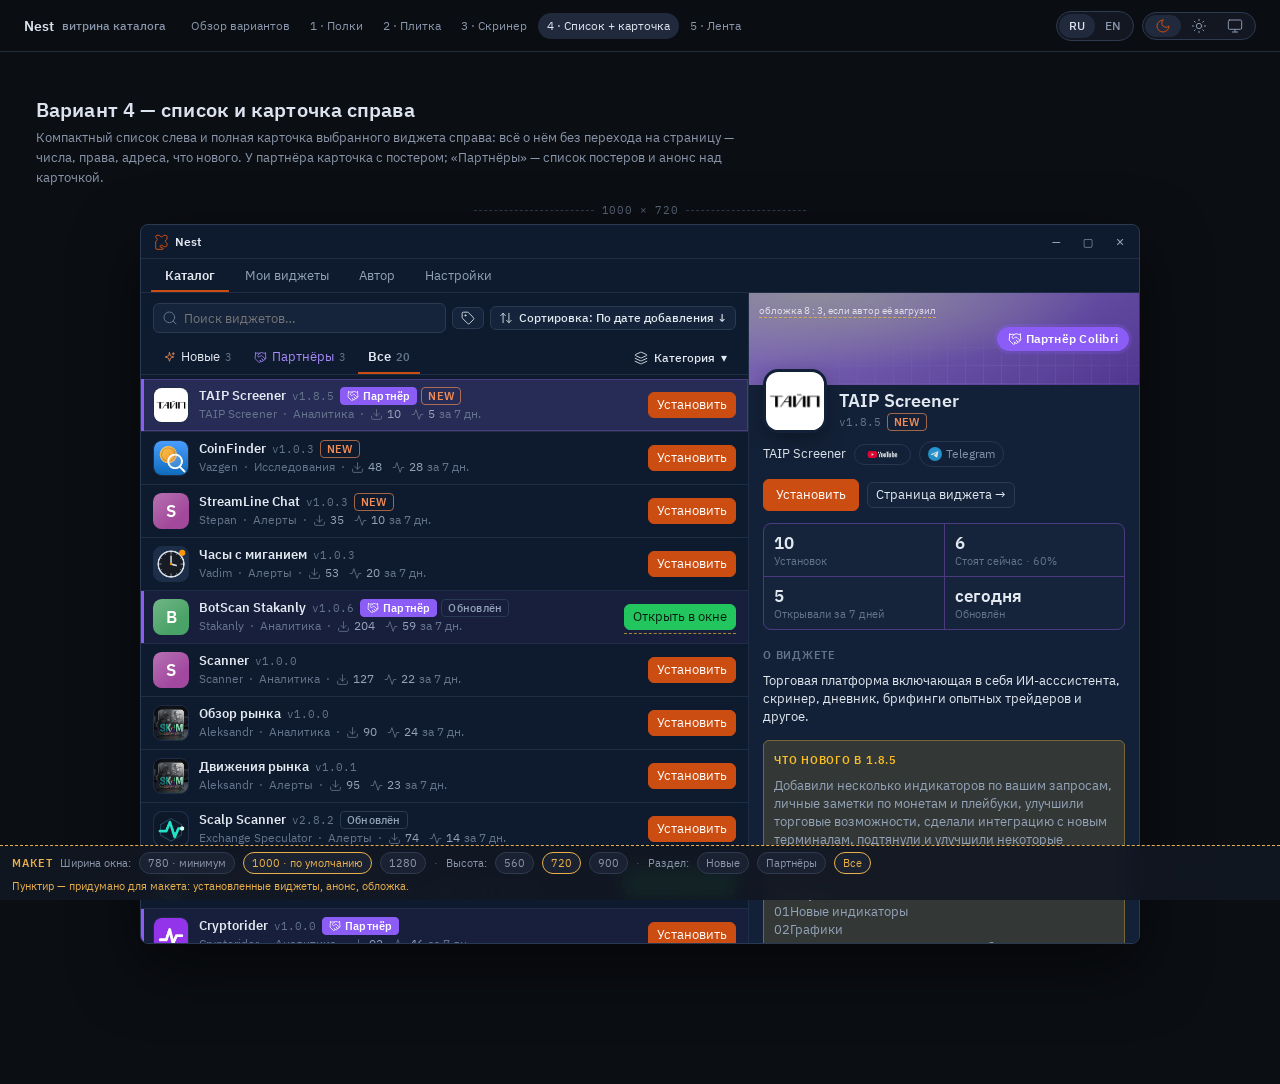
<file: nest-showcase/v4-inspector.html>
<!doctype html>
<!-- v4: one of five catalog layouts. This page is only the frame; the window is rendered by
     core.js (shared fragments) and v4-inspector.js (the layout). See README.md. -->
<html lang="ru" data-theme="dark" data-title-key="v4.name">
    <head>
        <meta charset="utf-8" />
        <meta name="viewport" content="width=device-width, initial-scale=1" />
        <meta name="color-scheme" content="dark light" />
        <title>Nest</title>
        <link rel="stylesheet" href="kit/tokens.css" />
        <link rel="stylesheet" href="kit/components.css" />
        <link rel="stylesheet" href="show.css" />
        <link rel="stylesheet" href="v4-inspector.css" />
        <script src="i18n.js"></script>
        <script src="kit/icons.js"></script>
        <script src="kit/mockup.js"></script>
        <script src="data.js"></script>
        <script src="core.js"></script>
        <script src="v4-inspector.js"></script>
    </head>
    <body class="console">
        <header class="topbar">
            <a class="brand" href="index.html"><span>Nest</span><span class="brand-sub" data-i18n="brand.sub"></span></a>
            <nav class="variants">
                <a href="index.html" data-i18n="nav.index"></a>
                <a href="v1-shelves.html" data-i18n="v1.name"></a>
                <a href="v2-tiles.html" data-i18n="v2.name"></a>
                <a href="v3-screener.html" data-i18n="v3.name"></a>
                <a href="v4-inspector.html" aria-current="page" data-i18n="v4.name"></a>
                <a href="v5-feed.html" data-i18n="v5.name"></a>
            </nav>
            <div class="topbar-right">
                <div class="seg" role="group" data-i18n-attr="aria-label:lang.label">
                    <button type="button" data-set-lang="ru">RU</button>
                    <button type="button" data-set-lang="en">EN</button>
                </div>
                <div class="seg" role="group" data-i18n-attr="aria-label:theme.label">
                    <button type="button" data-set-theme="dark" data-i18n-attr="title:theme.dark,aria-label:theme.dark"><svg class="icon"><use href="#i-moon" /></svg></button>
                    <button type="button" data-set-theme="light" data-i18n-attr="title:theme.light,aria-label:theme.light"><svg class="icon"><use href="#i-sun" /></svg></button>
                    <button type="button" data-set-theme="system" data-i18n-attr="title:theme.system,aria-label:theme.system"><svg class="icon"><use href="#i-system" /></svg></button>
                </div>
            </div>
        </header>

        <main class="page page-wide">
            <div class="variant-head">
                <h1 data-i18n="v4.title"></h1>
                <p data-i18n="v4.lead"></p>
            </div>
            <div class="vw-ruler"><span id="vw-ruler-value"></span></div>
            <div class="app" id="app"></div>
        </main>

        <div class="mock-bar">
            <span class="label" data-i18n="mock.label"></span>
            <span data-i18n="mock.width"></span>
            <button type="button" data-vw="780">780 · <span data-i18n="mock.min"></span></button>
            <button type="button" data-vw="1000">1000 · <span data-i18n="mock.default"></span></button>
            <button type="button" data-vw="1280">1280</button>
            <span class="sep">·</span>
            <span data-i18n="mock.height"></span>
            <button type="button" data-vh="560">560</button>
            <button type="button" data-vh="720">720</button>
            <button type="button" data-vh="900">900</button>
            <span class="sep">·</span>
            <span data-i18n="mock.section"></span>
            <button type="button" data-jump="new" data-i18n="mock.jump.new"></button>
            <button type="button" data-jump="partners" data-i18n="mock.jump.partners"></button>
            <button type="button" data-jump="all" data-i18n="mock.jump.all"></button>
            <span class="ph-note" data-i18n="mock.note"></span>
        </div>
    </body>
</html>
</file>
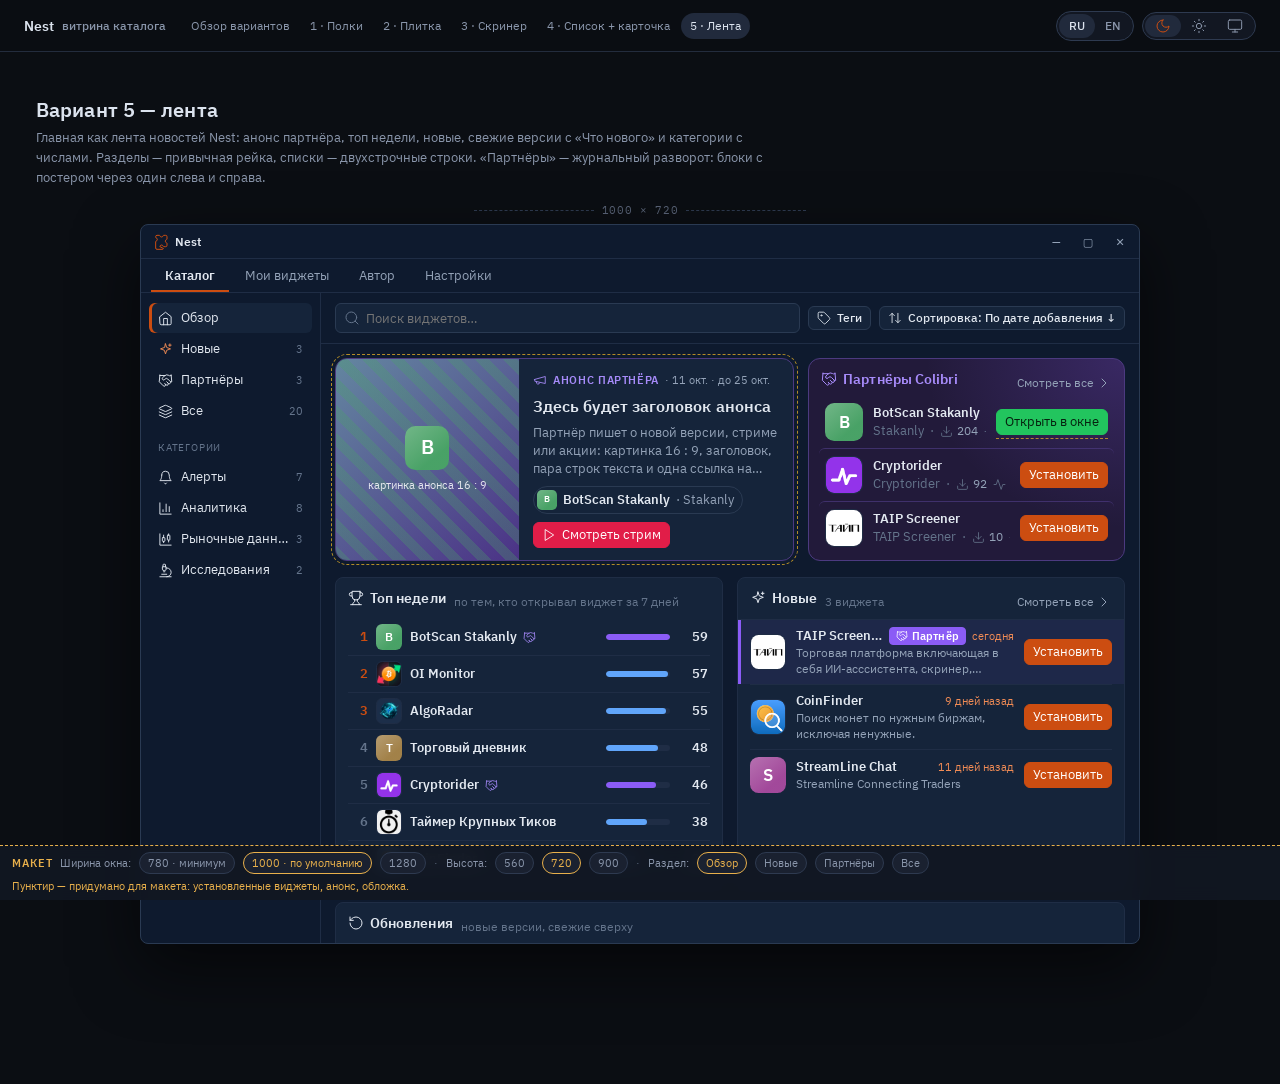
<file: nest-showcase/v5-feed.html>
<!doctype html>
<!-- v5: one of five catalog layouts. This page is only the frame; the window is rendered by
     core.js (shared fragments) and v5-feed.js (the layout). See README.md. -->
<html lang="ru" data-theme="dark" data-title-key="v5.name">
    <head>
        <meta charset="utf-8" />
        <meta name="viewport" content="width=device-width, initial-scale=1" />
        <meta name="color-scheme" content="dark light" />
        <title>Nest</title>
        <link rel="stylesheet" href="kit/tokens.css" />
        <link rel="stylesheet" href="kit/components.css" />
        <link rel="stylesheet" href="show.css" />
        <link rel="stylesheet" href="v5-feed.css" />
        <script src="i18n.js"></script>
        <script src="kit/icons.js"></script>
        <script src="kit/mockup.js"></script>
        <script src="data.js"></script>
        <script src="core.js"></script>
        <script src="v5-feed.js"></script>
    </head>
    <body class="console">
        <header class="topbar">
            <a class="brand" href="index.html"><span>Nest</span><span class="brand-sub" data-i18n="brand.sub"></span></a>
            <nav class="variants">
                <a href="index.html" data-i18n="nav.index"></a>
                <a href="v1-shelves.html" data-i18n="v1.name"></a>
                <a href="v2-tiles.html" data-i18n="v2.name"></a>
                <a href="v3-screener.html" data-i18n="v3.name"></a>
                <a href="v4-inspector.html" data-i18n="v4.name"></a>
                <a href="v5-feed.html" aria-current="page" data-i18n="v5.name"></a>
            </nav>
            <div class="topbar-right">
                <div class="seg" role="group" data-i18n-attr="aria-label:lang.label">
                    <button type="button" data-set-lang="ru">RU</button>
                    <button type="button" data-set-lang="en">EN</button>
                </div>
                <div class="seg" role="group" data-i18n-attr="aria-label:theme.label">
                    <button type="button" data-set-theme="dark" data-i18n-attr="title:theme.dark,aria-label:theme.dark"><svg class="icon"><use href="#i-moon" /></svg></button>
                    <button type="button" data-set-theme="light" data-i18n-attr="title:theme.light,aria-label:theme.light"><svg class="icon"><use href="#i-sun" /></svg></button>
                    <button type="button" data-set-theme="system" data-i18n-attr="title:theme.system,aria-label:theme.system"><svg class="icon"><use href="#i-system" /></svg></button>
                </div>
            </div>
        </header>

        <main class="page page-wide">
            <div class="variant-head">
                <h1 data-i18n="v5.title"></h1>
                <p data-i18n="v5.lead"></p>
            </div>
            <div class="vw-ruler"><span id="vw-ruler-value"></span></div>
            <div class="app" id="app"></div>
        </main>

        <div class="mock-bar">
            <span class="label" data-i18n="mock.label"></span>
            <span data-i18n="mock.width"></span>
            <button type="button" data-vw="780">780 · <span data-i18n="mock.min"></span></button>
            <button type="button" data-vw="1000">1000 · <span data-i18n="mock.default"></span></button>
            <button type="button" data-vw="1280">1280</button>
            <span class="sep">·</span>
            <span data-i18n="mock.height"></span>
            <button type="button" data-vh="560">560</button>
            <button type="button" data-vh="720">720</button>
            <button type="button" data-vh="900">900</button>
            <span class="sep">·</span>
            <span data-i18n="mock.section"></span>
            <button type="button" data-jump="home" data-i18n="mock.jump.home"></button>
            <button type="button" data-jump="new" data-i18n="mock.jump.new"></button>
            <button type="button" data-jump="partners" data-i18n="mock.jump.partners"></button>
            <button type="button" data-jump="all" data-i18n="mock.jump.all"></button>
            <span class="ph-note" data-i18n="mock.note"></span>
        </div>
    </body>
</html>
</file>
<file: nest-catalog/kit/tokens.css>
/* Nest design tokens — the single source both themes are painted from.
   `:root` IS the dark theme (the terminal is dark, and a page opened from inside it must not
   flash white before any script runs). `[data-theme="light"]` re-tunes EVERY semantic token,
   accents included — the previous site only swapped the greys and left dark-tuned chips on white.
   The `prefers-color-scheme` block is the no-JS twin for "follow system"; mockup.js always writes
   the resolved theme onto <html>, so the media block only matters when scripts are off. */

@font-face {
    font-family: "IBM Plex Sans";
    font-style: normal;
    font-weight: 400;
    font-display: swap;
    src: url("fonts/IBMPlexSans-Regular.woff2") format("woff2");
}
@font-face {
    font-family: "IBM Plex Sans";
    font-style: normal;
    font-weight: 500;
    font-display: swap;
    src: url("fonts/IBMPlexSans-Medium.woff2") format("woff2");
}
@font-face {
    font-family: "IBM Plex Sans";
    font-style: normal;
    font-weight: 600;
    font-display: swap;
    src: url("fonts/IBMPlexSans-SemiBold.woff2") format("woff2");
}
@font-face {
    font-family: "IBM Plex Mono";
    font-style: normal;
    font-weight: 400;
    font-display: swap;
    src: url("fonts/IBMPlexMono-Regular.woff2") format("woff2");
}

:root {
    /* surfaces */
    --bg: #0b0e13;
    --surface: #121722;
    --surface-2: #1a2130;
    --surface-3: #212a3c;
    --border: #232c3d;
    --border-2: #2e3a50;
    /* ink */
    --text: #dce3ee;
    --dim: #8a96ab;
    --faint: #5a6478; /* decorative only — never the sole carrier of meaning */
    /* semantic */
    --accent: #3ec1d3;
    --accent-contrast: #0a2a30;
    --ok: #2ebd85;
    --warn: #e8b04b;
    --danger: #f6465d;
    --info: #7aa2f7;
    --buy: var(--ok);
    --sell: var(--danger);
    /* derived tints — derive from the re-tuned bases, so light mode cannot inherit dark tints */
    --tint-accent-bg: color-mix(in srgb, var(--accent) 12%, var(--surface));
    --tint-accent-border: color-mix(in srgb, var(--accent) 40%, var(--border));
    --tint-ok-bg: color-mix(in srgb, var(--ok) 12%, var(--surface));
    --tint-ok-border: color-mix(in srgb, var(--ok) 40%, var(--border));
    --tint-warn-bg: color-mix(in srgb, var(--warn) 12%, var(--surface));
    --tint-warn-border: color-mix(in srgb, var(--warn) 40%, var(--border));
    --tint-danger-bg: color-mix(in srgb, var(--danger) 12%, var(--surface));
    --tint-danger-border: color-mix(in srgb, var(--danger) 40%, var(--border));
    --tint-info-bg: color-mix(in srgb, var(--info) 12%, var(--surface));
    --tint-info-border: color-mix(in srgb, var(--info) 40%, var(--border));
    /* focus + elevation */
    --focus: var(--accent);
    --shadow-dialog: 0 24px 64px rgb(0 0 0 / 0.55);
    --shadow-toast: 0 12px 32px rgb(0 0 0 / 0.45);
    --backdrop: rgb(4 6 10 / 0.7);
    /* type */
    --font-sans: "IBM Plex Sans", system-ui, "Segoe UI", Roboto, sans-serif;
    --font-mono: "IBM Plex Mono", ui-monospace, "Cascadia Mono", Consolas, monospace;
    --fs-xs: 11px;
    --lh-xs: 16px;
    --fs-sm: 12px;
    --lh-sm: 16px;
    --fs-base: 13px;
    --lh-base: 20px;
    --fs-md: 14px;
    --lh-md: 22px;
    --fs-lg: 16px;
    --lh-lg: 24px;
    --fs-xl: 20px;
    --lh-xl: 28px;
    --fs-2xl: 24px;
    --lh-2xl: 32px;
    --fs-3xl: 30px;
    --lh-3xl: 36px;
    /* space + radius */
    --s-1: 2px;
    --s-2: 4px;
    --s-3: 8px;
    --s-4: 12px;
    --s-5: 16px;
    --s-6: 24px;
    --s-7: 32px;
    --s-8: 48px;
    --r-sm: 4px;
    --r: 6px;
    --r-lg: 8px;
    --r-xl: 12px;
    --r-pill: 999px;
    /* motion */
    --t-fast: 120ms ease-out;
    --t-med: 160ms ease-out;

    color-scheme: dark;
}

:root[data-theme="light"] {
    --bg: #f4f6f9;
    --surface: #ffffff;
    --surface-2: #eef1f5;
    --surface-3: #e3e8ef;
    --border: #d8dee7;
    --border-2: #bfc9d6;
    --text: #141a22;
    --dim: #55637a;
    --faint: #8391a5;
    --accent: #0e8c9c;
    --accent-contrast: #ffffff;
    --ok: #1b8a5e;
    --warn: #9a6700;
    --danger: #c81e3c;
    --info: #2b5fd9;
    --shadow-dialog: 0 16px 48px rgb(20 26 34 / 0.18);
    --shadow-toast: 0 10px 28px rgb(20 26 34 / 0.16);
    --backdrop: rgb(20 26 34 / 0.45);
    color-scheme: light;
}

/* "follow system" without JavaScript: identical to the block above. Keep the two in sync. */
@media (prefers-color-scheme: light) {
    :root:not([data-theme]) {
        --bg: #f4f6f9;
        --surface: #ffffff;
        --surface-2: #eef1f5;
        --surface-3: #e3e8ef;
        --border: #d8dee7;
        --border-2: #bfc9d6;
        --text: #141a22;
        --dim: #55637a;
        --faint: #8391a5;
        --accent: #0e8c9c;
        --accent-contrast: #ffffff;
        --ok: #1b8a5e;
        --warn: #9a6700;
        --danger: #c81e3c;
        --info: #2b5fd9;
        --shadow-dialog: 0 16px 48px rgb(20 26 34 / 0.18);
        --shadow-toast: 0 10px 28px rgb(20 26 34 / 0.16);
        --backdrop: rgb(20 26 34 / 0.45);
        color-scheme: light;
    }
}

@media (prefers-reduced-motion: reduce) {
    :root {
        --t-fast: 0ms;
        --t-med: 0ms;
    }
}
</file>
<file: nest-catalog/kit/components.css>
/* Nest components — every visual the two apps share, painted only from tokens.css variables.
   Class names here are the vocabulary Phase 2's React components take over one for one. */

/* ---------- reset + base ---------- */
*,
*::before,
*::after {
    box-sizing: border-box;
}
html {
    background: var(--bg);
}
body {
    margin: 0;
    background: var(--bg);
    color: var(--text);
    font: 400 var(--fs-md) / var(--lh-md) var(--font-sans);
    -webkit-font-smoothing: antialiased;
    min-height: 100vh;
    display: flex;
    flex-direction: column;
}
body.console {
    font-size: var(--fs-base);
    line-height: var(--lh-base);
}
h1,
h2,
h3,
p,
ul,
ol,
dl,
figure {
    margin: 0;
}
h1,
h2,
h3 {
    font-weight: 600;
    letter-spacing: 0.005em;
    text-wrap: balance;
}
h1 {
    font-size: var(--fs-2xl);
    line-height: var(--lh-2xl);
}
h2 {
    font-size: var(--fs-lg);
    line-height: var(--lh-lg);
}
h3 {
    font-size: var(--fs-md);
    line-height: var(--lh-md);
}
a {
    color: var(--accent);
    text-decoration: none;
}
a:hover {
    text-decoration: underline;
}
button,
input,
select,
textarea {
    font: inherit;
    color: inherit;
}
button {
    background: none;
    border: none;
    padding: 0;
    cursor: pointer;
}
:focus-visible {
    outline: 2px solid var(--focus);
    outline-offset: 2px;
    border-radius: var(--r-sm);
}
::selection {
    background: color-mix(in srgb, var(--accent) 30%, transparent);
}
.mono {
    font-family: var(--font-mono);
    font-variant-numeric: tabular-nums;
    font-size: 0.93em;
}
.dim {
    color: var(--dim);
}
.faint {
    color: var(--faint);
}
.small {
    font-size: var(--fs-sm);
    line-height: var(--lh-sm);
}
.wrap-any {
    overflow-wrap: anywhere;
}
.sr-only {
    position: absolute;
    width: 1px;
    height: 1px;
    padding: 0;
    margin: -1px;
    overflow: hidden;
    clip: rect(0 0 0 0);
    white-space: nowrap;
    border: 0;
}
[hidden] {
    display: none !important;
}
.icon {
    width: 16px;
    height: 16px;
    flex: none;
    vertical-align: -3px;
    fill: none;
    stroke: currentColor;
    stroke-width: 1.5;
    stroke-linecap: round;
    stroke-linejoin: round;
}
.icon.sm {
    width: 12px;
    height: 12px;
    vertical-align: -1px;
}
.icon.lg {
    width: 20px;
    height: 20px;
}

/* ---------- page chrome ---------- */
.topbar {
    position: sticky;
    top: 0;
    z-index: 40;
    display: flex;
    align-items: center;
    gap: var(--s-5);
    padding: var(--s-3) var(--s-6);
    min-height: 52px;
    background: color-mix(in srgb, var(--bg) 88%, transparent);
    backdrop-filter: blur(8px);
    border-bottom: 1px solid var(--border);
}
.brand {
    display: inline-flex;
    align-items: center;
    gap: var(--s-3);
    color: var(--text);
    font-weight: 600;
    font-size: var(--fs-md);
    text-decoration: none;
}
.brand:hover {
    text-decoration: none;
}
.brand-mark {
    width: 26px;
    height: 26px;
    border-radius: var(--r);
    display: grid;
    place-items: center;
    background: linear-gradient(135deg, #2ea3b8, #57e0c8);
    color: #08252b;
    overflow: hidden;
}
.brand-mark img {
    width: 22px;
    height: 22px;
    display: block;
}
.brand-sub {
    color: var(--dim);
    font-weight: 500;
    font-size: var(--fs-sm);
}
.topbar-right {
    margin-left: auto;
    display: flex;
    align-items: center;
    gap: var(--s-3);
}
.seg {
    display: inline-flex;
    border: 1px solid var(--border-2);
    border-radius: var(--r-pill);
    padding: 2px;
    background: var(--surface);
}
.seg button {
    display: inline-flex;
    align-items: center;
    gap: 6px;
    padding: 3px 10px;
    border-radius: var(--r-pill);
    color: var(--dim);
    font-size: var(--fs-sm);
    font-weight: 500;
    line-height: 18px;
    transition:
        background var(--t-fast),
        color var(--t-fast);
}
.seg button:hover {
    color: var(--text);
}
.seg button[aria-pressed="true"] {
    background: var(--surface-3);
    color: var(--text);
}
.seg button[aria-pressed="true"] .icon {
    color: var(--accent);
}
.page {
    width: 100%;
    max-width: 1040px; /* the public pages keep a reading measure: one widget, one description */
    margin: 0 auto;
    padding: var(--s-7) var(--s-6) var(--s-8);
    flex: 1;
}
.page-wide {
    max-width: none; /* the console is a tool: it takes the whole screen, whatever the screen */
    padding-inline: clamp(16px, 2.5vw, 48px);
}
.page-head {
    display: flex;
    align-items: flex-end;
    justify-content: space-between;
    gap: var(--s-5);
    flex-wrap: wrap;
    margin-bottom: var(--s-6);
}
.page-head p {
    color: var(--dim);
    max-width: 70ch;
    margin-top: var(--s-2);
}
.eyebrow {
    font-size: var(--fs-xs);
    line-height: var(--lh-xs);
    font-weight: 600;
    letter-spacing: 0.12em;
    text-transform: uppercase;
    color: var(--accent);
}
.footer {
    border-top: 1px solid var(--border);
    color: var(--dim);
    font-size: var(--fs-sm);
    line-height: var(--lh-sm);
    padding: var(--s-5) var(--s-6);
    display: flex;
    flex-wrap: wrap;
    gap: var(--s-3) var(--s-6);
    justify-content: space-between;
}
.footer a {
    color: var(--dim);
}
.footer a:hover {
    color: var(--text);
}

/* ---------- console chrome ---------- */
.tabs {
    display: flex;
    gap: var(--s-1);
    border-bottom: 1px solid var(--border);
    margin-bottom: var(--s-6);
    overflow-x: auto;
}
.tab {
    display: inline-flex;
    align-items: center;
    gap: var(--s-3);
    padding: var(--s-3) var(--s-4) 10px;
    color: var(--dim);
    border-bottom: 2px solid transparent;
    margin-bottom: -1px;
    white-space: nowrap;
    font-weight: 500;
}
.tab:hover {
    color: var(--text);
    text-decoration: none;
}
.tab[aria-current="page"] {
    color: var(--text);
    border-bottom-color: var(--accent);
}
.tab-count {
    font: 500 var(--fs-xs) / 16px var(--font-mono);
    padding: 0 7px;
    border-radius: var(--r-pill);
    background: var(--surface-3);
    color: var(--dim);
}
.tab[aria-current="page"] .tab-count {
    background: var(--tint-accent-bg);
    color: var(--accent);
}
.summary {
    display: flex;
    flex-wrap: wrap;
    gap: var(--s-3);
    margin-bottom: var(--s-5);
}
.stat {
    display: flex;
    flex-direction: column;
    gap: 2px;
    min-width: 132px;
    padding: var(--s-3) var(--s-4);
    border: 1px solid var(--border);
    border-radius: var(--r-lg);
    background: var(--surface);
}
.stat b {
    font: 600 var(--fs-xl) / var(--lh-xl) var(--font-sans);
    font-variant-numeric: tabular-nums;
}
.stat span {
    color: var(--dim);
    font-size: var(--fs-sm);
    line-height: var(--lh-sm);
}
.stat.warn b {
    color: var(--warn);
}
.stat.danger b {
    color: var(--danger);
}

/* ---------- buttons ---------- */
.btn {
    display: inline-flex;
    align-items: center;
    justify-content: center;
    gap: 6px;
    padding: 6px 12px;
    border: 1px solid var(--border-2);
    border-radius: var(--r);
    background: var(--surface-2);
    color: var(--text);
    font-weight: 500;
    font-size: var(--fs-base);
    line-height: 18px;
    white-space: nowrap;
    transition:
        background var(--t-fast),
        border-color var(--t-fast),
        color var(--t-fast);
}
.btn:hover {
    background: var(--surface-3);
    text-decoration: none;
}
.btn:disabled,
.btn[aria-disabled="true"] {
    opacity: 0.5;
    cursor: not-allowed;
}
.btn-primary {
    background: var(--accent);
    border-color: var(--accent);
    color: var(--accent-contrast);
}
.btn-primary:hover {
    background: color-mix(in srgb, var(--accent) 88%, var(--text));
}
.btn-danger {
    background: var(--tint-danger-bg);
    border-color: var(--tint-danger-border);
    color: var(--danger);
}
.btn-danger:hover {
    background: color-mix(in srgb, var(--danger) 22%, var(--surface));
}
.btn-link {
    border-color: transparent;
    background: none;
    color: var(--accent);
    padding-inline: 4px;
}
.btn-link:hover {
    background: var(--tint-accent-bg);
}
.btn-icon {
    padding: 5px;
    width: 30px;
    height: 30px;
}
.btn-sm {
    padding: 3px 8px;
    font-size: var(--fs-sm);
    line-height: 16px;
}
.btn.busy {
    position: relative;
    color: transparent;
}
.btn.busy::after {
    content: "";
    position: absolute;
    inset: 0;
    margin: auto;
    width: 14px;
    height: 14px;
    border-radius: 50%;
    border: 2px solid var(--dim);
    border-top-color: transparent;
    animation: spin 0.8s linear infinite;
}
@keyframes spin {
    to {
        transform: rotate(360deg);
    }
}
.row-actions {
    display: flex;
    flex-wrap: wrap;
    gap: var(--s-2);
    align-items: center;
}

/* overflow menu — native <details>, closed by mockup.js on an outside click */
.menu {
    position: relative;
    display: inline-block;
}
.menu > summary {
    list-style: none;
    cursor: pointer;
}
.menu > summary::-webkit-details-marker {
    display: none;
}
.menu-list {
    position: absolute;
    right: 0;
    top: calc(100% + 4px);
    min-width: 200px;
    padding: 4px;
    display: flex;
    flex-direction: column;
    background: var(--surface);
    border: 1px solid var(--border-2);
    border-radius: var(--r-lg);
    box-shadow: var(--shadow-toast);
    z-index: 30;
}
.menu-list button,
.menu-list a {
    display: flex;
    align-items: center;
    gap: 8px;
    text-align: left;
    padding: 6px 10px;
    border-radius: var(--r-sm);
    color: var(--text);
    font-size: var(--fs-sm);
    line-height: 16px;
    white-space: nowrap;
}
.menu-list button:hover,
.menu-list a:hover {
    background: var(--surface-3);
    text-decoration: none;
}
.menu-list .danger {
    color: var(--danger);
}
.menu-list hr {
    border: 0;
    border-top: 1px solid var(--border);
    margin: 4px 0;
}
.menu-list button:disabled {
    color: var(--dim);
    cursor: not-allowed;
}

/* ---------- chips ---------- */
.chip {
    display: inline-flex;
    align-items: center;
    gap: 5px;
    padding: 1px 8px;
    border: 1px solid var(--border-2);
    border-radius: var(--r-pill);
    background: var(--surface-2);
    color: var(--text);
    font-size: var(--fs-xs);
    line-height: var(--lh-xs);
    font-weight: 500;
    white-space: nowrap;
    vertical-align: middle;
}
.chip .icon {
    width: 12px;
    height: 12px;
}
.chip-ok {
    color: var(--ok);
    background: var(--tint-ok-bg);
    border-color: var(--tint-ok-border);
}
.chip-warn {
    color: var(--warn);
    background: var(--tint-warn-bg);
    border-color: var(--tint-warn-border);
}
.chip-danger {
    color: var(--danger);
    background: var(--tint-danger-bg);
    border-color: var(--tint-danger-border);
}
.chip-info {
    color: var(--info);
    background: var(--tint-info-bg);
    border-color: var(--tint-info-border);
}
.chip-accent {
    color: var(--accent);
    background: var(--tint-accent-bg);
    border-color: var(--tint-accent-border);
}
.chip-mono {
    font-family: var(--font-mono);
    font-weight: 400;
}
.chip-dashed {
    border-style: dashed;
    color: var(--dim);
    background: transparent;
}
.chips {
    display: flex;
    flex-wrap: wrap;
    gap: var(--s-2);
}
.status-dot {
    width: 7px;
    height: 7px;
    border-radius: 50%;
    background: currentColor;
}
.status-dot.pulse {
    animation: pulse 1.4s ease-in-out infinite;
}
@keyframes pulse {
    50% {
        opacity: 0.35;
    }
}

/* ---------- cards + kv ---------- */
.card {
    border: 1px solid var(--border);
    border-radius: var(--r-lg);
    background: var(--surface);
    padding: var(--s-5);
}
.card + .card {
    margin-top: var(--s-4);
}
.card-head {
    display: flex;
    align-items: baseline;
    justify-content: space-between;
    gap: var(--s-3);
    margin-bottom: var(--s-4);
}
.card-title {
    font-size: var(--fs-xs);
    line-height: var(--lh-xs);
    font-weight: 600;
    letter-spacing: 0.1em;
    text-transform: uppercase;
    color: var(--dim);
}
.cards {
    display: grid;
    grid-template-columns: repeat(auto-fit, minmax(280px, 1fr));
    gap: var(--s-4);
}
.cards .card + .card {
    margin-top: 0;
}
.cards > * {
    min-width: 0; /* a grid track must be allowed to shrink below its content, or a long URL widens the page */
}
.card table.nested td {
    overflow-wrap: anywhere;
}
.scroll-x {
    overflow-x: auto; /* a table inside a card scrolls itself rather than widening the page */
}
.notice {
    border: 1px solid var(--border);
    border-radius: var(--r-lg);
    background: var(--surface);
    padding: var(--s-5) var(--s-6);
}
.notice-danger {
    background: var(--tint-danger-bg);
    border-color: var(--tint-danger-border);
}
.notice-warn {
    background: var(--tint-warn-bg);
    border-color: var(--tint-warn-border);
}
.notice-info {
    background: var(--tint-info-bg);
    border-color: var(--tint-info-border);
}
.kv {
    display: grid;
    grid-template-columns: 140px 1fr;
    gap: var(--s-2) var(--s-4);
    font-size: var(--fs-base);
    line-height: var(--lh-base);
}
.kv dt {
    color: var(--dim);
}
.kv dd {
    margin: 0;
    min-width: 0;
    overflow-wrap: anywhere;
}
@media (max-width: 640px) {
    .kv {
        grid-template-columns: 1fr;
    }
    .kv dt {
        margin-top: var(--s-2);
    }
}

/* ---------- forms ---------- */
.field {
    display: flex;
    flex-direction: column;
    gap: 4px;
    font-size: var(--fs-sm);
    line-height: var(--lh-sm);
    color: var(--dim);
}
.field > span:first-child {
    font-weight: 500;
}
.input,
.select,
.textarea {
    width: 100%;
    padding: 6px 10px;
    border: 1px solid var(--border-2);
    border-radius: var(--r);
    background: var(--surface);
    color: var(--text);
    font-size: var(--fs-base);
    line-height: 18px;
    transition: border-color var(--t-fast);
}
.input:focus,
.select:focus,
.textarea:focus {
    outline: none;
    border-color: var(--accent);
    box-shadow: 0 0 0 3px var(--tint-accent-bg);
}
.input:read-only {
    color: var(--dim);
    background: var(--surface-2);
}
.textarea {
    min-height: 72px;
    resize: vertical;
}
.select-sm,
.input-sm {
    padding: 3px 8px;
    font-size: var(--fs-sm);
    line-height: 16px;
}
.hint {
    color: var(--faint);
    font-size: var(--fs-xs);
    line-height: var(--lh-xs);
}
.flag {
    display: inline-flex;
    align-items: center;
    gap: 6px;
    font-size: var(--fs-sm);
    line-height: var(--lh-sm);
    cursor: pointer;
    user-select: none;
}
.flag input {
    width: 14px;
    height: 14px;
    margin: 0;
    accent-color: var(--accent);
}
.flag:has(input:disabled) {
    color: var(--dim);
    cursor: not-allowed;
}
.flags {
    display: flex;
    flex-direction: column;
    gap: 3px;
}
.filters {
    display: flex;
    flex-wrap: wrap;
    align-items: flex-end;
    gap: var(--s-3) var(--s-4);
    padding: var(--s-4);
    border: 1px solid var(--border);
    border-radius: var(--r-lg);
    background: var(--surface);
    margin-bottom: var(--s-5);
}
.filters .field {
    min-width: 160px;
}
.filters .search {
    position: relative;
}
.filters .search .icon {
    position: absolute;
    left: 9px;
    top: 50%;
    transform: translateY(-50%);
    color: var(--faint);
    pointer-events: none;
}
.filters .search .input {
    padding-left: 30px;
}
.filters .chips-filter {
    display: flex;
    gap: var(--s-2);
    flex-wrap: wrap;
}
.filters .chips-filter button.chip[aria-pressed="true"] {
    color: var(--accent);
    background: var(--tint-accent-bg);
    border-color: var(--tint-accent-border);
}

/* ---------- tables ---------- */
.table-scroll {
    overflow-x: auto;
    border: 1px solid var(--border);
    border-radius: var(--r-lg);
    background: var(--surface);
    -webkit-overflow-scrolling: touch;
}
table.data {
    width: 100%;
    border-collapse: separate;
    border-spacing: 0;
    font-size: var(--fs-base);
    line-height: var(--lh-base);
}
table.data th,
table.data td {
    padding: 7px 12px;
    text-align: left;
    vertical-align: top;
    border-bottom: 1px solid var(--border);
}
table.data thead th {
    position: sticky;
    top: 0;
    z-index: 2;
    background: var(--surface-2);
    color: var(--dim);
    font-size: var(--fs-xs);
    line-height: var(--lh-xs);
    font-weight: 600;
    letter-spacing: 0.06em;
    text-transform: uppercase;
    white-space: nowrap;
}
table.data tbody tr:last-child td {
    border-bottom: none;
}
table.data tbody tr:hover > td {
    background: color-mix(in srgb, var(--surface-2) 60%, transparent);
}
table.data tr.muted > td {
    opacity: 0.55;
}
table.data tr.muted > td a {
    opacity: 1;
}
table.data td.num,
table.data th.num {
    text-align: right;
    font-variant-numeric: tabular-nums;
}
table.data .cell-title {
    font-weight: 500;
}
table.data .cell-sub {
    color: var(--dim);
    font-size: var(--fs-sm);
    line-height: var(--lh-sm);
    margin-top: 2px;
}
table.data tr.expand-row > td {
    background: var(--surface-2);
    padding: var(--s-4) var(--s-5) var(--s-5);
}
table.data tr.expand-row:hover > td {
    background: var(--surface-2);
}
.expander {
    width: 24px;
    height: 24px;
    display: inline-grid;
    place-items: center;
    border-radius: var(--r-sm);
    color: var(--dim);
}
.expander:hover {
    background: var(--surface-3);
    color: var(--text);
}
.expander .icon {
    transition: transform var(--t-fast);
}
.expander[aria-expanded="true"] .icon {
    transform: rotate(90deg);
}
table.nested {
    width: 100%;
    border-collapse: collapse;
    font-size: var(--fs-sm);
    line-height: var(--lh-sm);
    background: var(--surface);
    border: 1px solid var(--border);
    border-radius: var(--r);
    overflow: hidden;
}
table.nested th,
table.nested td {
    padding: 6px 10px;
    text-align: left;
    vertical-align: top;
    border-bottom: 1px solid var(--border);
}
table.nested thead th {
    color: var(--dim);
    font-weight: 600;
    font-size: var(--fs-xs);
    text-transform: uppercase;
    letter-spacing: 0.06em;
    background: var(--surface-2);
}
table.nested tbody tr:last-child td {
    border-bottom: none;
}
.expand-grid {
    display: grid;
    grid-template-columns: minmax(260px, 1fr) 2fr;
    gap: var(--s-4);
}
.priority-hidden {
    display: none;
}
@media (max-width: 900px) {
    table.data [data-priority="3"] {
        display: none;
    }
    .expand-grid {
        grid-template-columns: 1fr;
    }
}
@media (max-width: 640px) {
    table.data [data-priority="2"] {
        display: none;
    }
    .page {
        padding: var(--s-5) var(--s-4) var(--s-7);
    }
    .topbar {
        padding: var(--s-3) var(--s-4);
        gap: var(--s-3);
    }
    .topbar > .hint,
    .brand-sub {
        display: none; /* brand + two toggles is all a 375 px header can hold */
    }
    .seg button {
        padding: 3px 7px;
    }
}
/* fixed-height rows: every cell is one line; whatever does not fit goes under ··· or to the widget page */
table.data.rows-fixed th,
table.data.rows-fixed td {
    vertical-align: middle;
    white-space: nowrap;
    height: 44px;
    padding-top: 4px;
    padding-bottom: 4px;
}
table.data.rows-fixed .cell-title,
table.data.rows-fixed .cell-sub {
    overflow: hidden;
    text-overflow: ellipsis;
    max-width: 260px;
}
table.data.rows-fixed .chips {
    flex-wrap: nowrap;
    overflow: hidden;
}
.props-inline {
    display: inline-flex;
    gap: var(--s-4);
    align-items: center;
}
.props-inline .flag {
    gap: 4px;
}
.props-inline .flag .icon {
    color: var(--dim);
}
.props-inline .flag:has(input:checked) .icon {
    color: var(--accent);
}
.table-empty,
.table-error {
    padding: var(--s-7) var(--s-5);
    text-align: center;
    color: var(--dim);
}
.pager {
    display: flex;
    align-items: center;
    justify-content: space-between;
    gap: var(--s-3);
    margin-top: var(--s-4);
    color: var(--dim);
    font-size: var(--fs-sm);
}

/* ---------- banners + toasts ---------- */
.banner {
    display: flex;
    align-items: flex-start;
    gap: var(--s-3);
    padding: var(--s-3) var(--s-4);
    border: 1px solid var(--border);
    border-radius: var(--r-lg);
    background: var(--surface);
    margin-bottom: var(--s-4);
    font-size: var(--fs-base);
    line-height: var(--lh-base);
}
.banner .icon {
    margin-top: 2px;
}
.banner .btn {
    margin-left: auto;
}
.banner-error {
    background: var(--tint-danger-bg);
    border-color: var(--tint-danger-border);
    color: var(--danger);
}
.banner-warn {
    background: var(--tint-warn-bg);
    border-color: var(--tint-warn-border);
    color: var(--warn);
}
.banner-success {
    background: var(--tint-ok-bg);
    border-color: var(--tint-ok-border);
    color: var(--ok);
}
.banner-info {
    background: var(--tint-info-bg);
    border-color: var(--tint-info-border);
    color: var(--info);
}
.banner b {
    color: var(--text);
    font-weight: 600;
}
.banner .banner-body {
    color: var(--text);
}
.toast-region {
    position: fixed;
    right: var(--s-5);
    bottom: 64px;
    z-index: 60;
    display: flex;
    flex-direction: column;
    gap: var(--s-2);
    pointer-events: none;
}
.toast {
    pointer-events: auto;
    display: inline-flex;
    align-items: center;
    gap: var(--s-3);
    padding: var(--s-3) var(--s-4);
    border: 1px solid var(--tint-ok-border);
    border-radius: var(--r-lg);
    background: var(--surface);
    color: var(--text);
    box-shadow: var(--shadow-toast);
    font-size: var(--fs-base);
    animation: toast-in var(--t-med);
}
.toast .icon {
    color: var(--ok);
}
@keyframes toast-in {
    from {
        transform: translateY(6px);
        opacity: 0;
    }
}

/* ---------- skeletons ---------- */
.skel {
    display: block;
    border-radius: var(--r-sm);
    background: linear-gradient(90deg, var(--surface-2), var(--surface-3), var(--surface-2));
    background-size: 200% 100%;
    animation: shimmer 1.4s linear infinite;
    color: transparent;
}
.skel-line {
    height: 12px;
    margin: 6px 0;
}
.skel-chip {
    display: inline-block;
    height: 18px;
    width: 64px;
    border-radius: var(--r-pill);
}
.skel-block {
    height: 64px;
    border-radius: var(--r-lg);
}
@keyframes shimmer {
    to {
        background-position: -200% 0;
    }
}
@media (prefers-reduced-motion: reduce) {
    .skel,
    .status-dot.pulse {
        animation: none;
    }
}

/* ---------- code / links / brand marks ---------- */
.code {
    display: inline-flex;
    align-items: center;
    gap: var(--s-2);
    max-width: 100%;
    font-family: var(--font-mono);
    font-size: var(--fs-sm);
    line-height: var(--lh-sm);
    padding: 3px 4px 3px 8px;
    border: 1px solid var(--border);
    border-radius: var(--r);
    background: var(--surface-2);
    overflow-wrap: anywhere;
}
.code code {
    font: inherit;
    min-width: 0;
}
.code .btn-icon {
    width: 22px;
    height: 22px;
    padding: 3px;
    border-color: transparent;
    background: transparent;
    color: var(--dim);
}
.code .btn-icon:hover {
    color: var(--text);
    background: var(--surface-3);
}
.ext .icon {
    width: 12px;
    height: 12px;
    margin-left: 2px;
    vertical-align: -1px;
    opacity: 0.8;
}
.brand-chip {
    display: inline-flex;
    align-items: center;
    gap: 6px;
    height: 24px;
    padding: 0 8px;
    border: 1px solid var(--border-2);
    border-radius: var(--r-pill);
    background: var(--surface-2);
    color: var(--text);
    font-size: var(--fs-xs);
    font-weight: 500;
    line-height: 1;
}
.brand-chip:hover {
    text-decoration: none;
    background: var(--surface-3);
}
.brand-chip img {
    display: block;
    height: 14px;
    width: auto;
}
.brand-chip .yt {
    height: 14px;
}
.brand-chip .tg {
    height: 14px;
    width: 14px;
}
:root[data-theme="light"] .on-dark {
    display: none;
}
:root:not([data-theme="light"]) .on-light {
    display: none;
}
@media (prefers-color-scheme: light) {
    :root:not([data-theme]) .on-dark {
        display: none;
    }
    :root:not([data-theme]) .on-light {
        display: inline-block;
    }
}

/* ---------- check ladder ---------- */
.ladder {
    display: inline-flex;
    gap: 3px;
    align-items: flex-end;
}
.rung {
    width: 10px;
    height: 14px;
    border-radius: 2px;
    background: var(--surface-3);
    border: 1px solid var(--border-2);
    position: relative;
}
.rung.gate {
    border-bottom-width: 3px;
}
.rung-pass {
    background: var(--ok);
    border-color: var(--ok);
}
.rung-fail {
    background: var(--danger);
    border-color: var(--danger);
}
.rung-warn {
    background: var(--warn);
    border-color: var(--warn);
}
.rung-skip {
    background: transparent;
    border-style: dashed;
}
.rung-off {
    opacity: 0.35;
}
.ladder-legend {
    display: flex;
    gap: var(--s-4);
    color: var(--dim);
    font-size: var(--fs-xs);
    align-items: center;
    flex-wrap: wrap;
}
.ladder-legend .rung {
    width: 8px;
    height: 10px;
    display: inline-block;
    margin-right: 4px;
    vertical-align: -1px;
}
.findings {
    list-style: none;
    padding: 0;
    display: flex;
    flex-direction: column;
    gap: 4px;
}
.findings li {
    display: flex;
    gap: var(--s-3);
    align-items: baseline;
    font-size: var(--fs-sm);
}

/* ---------- dialogs ---------- */
dialog {
    border: 1px solid var(--border-2);
    border-radius: var(--r-xl);
    background: var(--surface);
    color: var(--text);
    padding: var(--s-6);
    width: min(480px, calc(100vw - 32px));
    box-shadow: var(--shadow-dialog);
}
dialog::backdrop {
    background: var(--backdrop);
}
dialog[open] {
    animation: dialog-in var(--t-med);
}
@keyframes dialog-in {
    from {
        transform: translateY(8px) scale(0.98);
        opacity: 0;
    }
}
dialog h2 {
    margin-bottom: var(--s-3);
}
dialog p {
    color: var(--dim);
}
dialog .fields {
    display: flex;
    flex-direction: column;
    gap: var(--s-4);
    margin: var(--s-5) 0;
}
dialog .actions {
    display: flex;
    gap: var(--s-3);
    justify-content: flex-end;
    margin-top: var(--s-5);
}
dialog .banner {
    margin: var(--s-4) 0 0;
}

/* ---------- audit diff ---------- */
.diff {
    display: grid;
    grid-template-columns: max-content max-content auto;
    gap: 2px var(--s-3);
    font-size: var(--fs-sm);
    line-height: var(--lh-sm);
    align-items: baseline;
}
.diff .f {
    color: var(--dim);
    font-family: var(--font-mono);
}
.diff .old {
    color: var(--danger);
    text-decoration: line-through;
    text-decoration-color: color-mix(in srgb, var(--danger) 60%, transparent);
    overflow-wrap: anywhere;
}
.diff .new {
    color: var(--ok);
    overflow-wrap: anywhere;
}
.diff .arrow {
    color: var(--faint);
}
.diff .none {
    color: var(--faint);
}

/* ---------- public pages ---------- */
.hero {
    display: grid;
    grid-template-columns: 72px 1fr;
    gap: var(--s-5);
    align-items: start;
    margin-bottom: var(--s-6);
}
.hero-icon {
    width: 72px;
    height: 72px;
    border-radius: var(--r-xl);
    border: 1px solid var(--border);
    background: var(--surface-2);
    display: grid;
    place-items: center;
    overflow: hidden;
    color: var(--dim);
}
.hero-icon img {
    width: 100%;
    height: 100%;
    display: block;
}
.hero h1 {
    margin-bottom: var(--s-2);
}
.byline {
    display: flex;
    flex-wrap: wrap;
    align-items: center;
    gap: var(--s-2) var(--s-3);
    color: var(--dim);
    font-size: var(--fs-base);
    margin-bottom: var(--s-3);
}
.byline .sep {
    color: var(--faint);
}
.layout-2col {
    display: grid;
    grid-template-columns: minmax(0, 1fr) 340px;
    gap: var(--s-6);
    align-items: start;
}
.layout-2col.side-wide {
    grid-template-columns: minmax(0, 1fr) 360px;
}
.layout-2col > * {
    min-width: 0;
}
.layout-2col > aside .card + .card,
.cost .card + .card {
    margin-top: var(--s-4);
}
.cost-lead {
    color: var(--dim);
    font-size: var(--fs-sm);
    line-height: var(--lh-sm);
    margin: -6px 0 var(--s-4);
}
.scope-list {
    display: flex;
    flex-direction: column;
    gap: var(--s-3);
}
.scope-list li {
    list-style: none;
    display: grid;
    gap: 2px;
}
.scope-list .explain {
    color: var(--dim);
    font-size: var(--fs-sm);
    line-height: var(--lh-sm);
}
.hosts {
    list-style: none;
    padding: 0;
    display: flex;
    flex-direction: column;
    gap: 4px;
    font-family: var(--font-mono);
    font-size: var(--fs-sm);
}
.steps {
    counter-reset: step;
    list-style: none;
    padding: 0;
    display: flex;
    flex-direction: column;
    gap: var(--s-3);
}
.steps li {
    display: grid;
    grid-template-columns: 24px 1fr;
    gap: var(--s-3);
    align-items: start;
}
.steps li::before {
    counter-increment: step;
    content: counter(step);
    width: 24px;
    height: 24px;
    border-radius: 50%;
    display: grid;
    place-items: center;
    background: var(--tint-accent-bg);
    color: var(--accent);
    font: 600 var(--fs-sm) / 1 var(--font-mono);
}
.prose p + p {
    margin-top: var(--s-3);
}
.prose .fallback {
    color: var(--dim);
}
.landing-hero {
    text-align: left;
    max-width: 720px;
    margin: var(--s-6) 0 var(--s-7);
}
.landing-hero h1 {
    font-size: var(--fs-3xl);
    line-height: var(--lh-3xl);
    margin: var(--s-3) 0 var(--s-4);
}
.landing-hero p {
    color: var(--dim);
    font-size: var(--fs-lg);
    line-height: var(--lh-lg);
}
.landing-hero .cta {
    display: flex;
    gap: var(--s-3);
    flex-wrap: wrap;
    margin-top: var(--s-5);
}
.onramps {
    display: grid;
    grid-template-columns: repeat(auto-fit, minmax(300px, 1fr));
    gap: var(--s-4);
    margin-bottom: var(--s-7);
}
.onramps .card h2 {
    margin-bottom: var(--s-3);
}
.onramps .card p {
    color: var(--dim);
    margin-bottom: var(--s-4);
}
.trust {
    display: grid;
    grid-template-columns: repeat(auto-fit, minmax(240px, 1fr));
    gap: var(--s-4);
    padding-top: var(--s-6);
    border-top: 1px solid var(--border);
}
.trust h3 {
    display: flex;
    align-items: center;
    gap: var(--s-3);
    margin-bottom: var(--s-2);
}
.trust h3 .icon {
    color: var(--accent);
}
.trust p {
    color: var(--dim);
    font-size: var(--fs-base);
    line-height: var(--lh-base);
}
.empty-state {
    text-align: center;
    padding: var(--s-8) var(--s-5);
    border: 1px dashed var(--border-2);
    border-radius: var(--r-xl);
    color: var(--dim);
}
.empty-state .icon {
    width: 28px;
    height: 28px;
    color: var(--faint);
    margin-bottom: var(--s-3);
}
.empty-state h1 {
    color: var(--text);
    margin-bottom: var(--s-3);
}
@media (max-width: 900px) {
    .layout-2col,
    .layout-2col.side-wide {
        grid-template-columns: minmax(0, 1fr); /* a bare 1fr lets a grid item inherit the intrinsic width of a table inside it */
    }
    .layout-2col .cost {
        order: -1;
    }
}
@media (max-width: 640px) {
    .hero {
        grid-template-columns: 56px 1fr;
    }
    .hero-icon {
        width: 56px;
        height: 56px;
    }
    .landing-hero h1 {
        font-size: var(--fs-2xl);
        line-height: var(--lh-2xl);
    }
}

/* ---------- data-language fallback marker ---------- */
[data-fallback]::after {
    content: attr(data-fallback);
    margin-left: 6px;
    font: 500 var(--fs-xs) / 1 var(--font-sans);
    color: var(--faint);
    border: 1px dashed var(--border-2);
    border-radius: var(--r-pill);
    padding: 1px 6px;
    vertical-align: 1px;
}

/* ---------- mockup-only chrome (never ships) ---------- */
.mock-bar {
    position: fixed;
    left: 0;
    right: 0;
    bottom: 0;
    z-index: 50;
    display: flex;
    align-items: center;
    flex-wrap: wrap;
    gap: var(--s-2) var(--s-3);
    padding: 6px var(--s-4);
    background: color-mix(in srgb, var(--surface) 92%, transparent);
    backdrop-filter: blur(8px);
    border-top: 1px dashed var(--warn);
    font-size: var(--fs-xs);
    line-height: var(--lh-xs);
    color: var(--dim);
}
.mock-bar .label {
    color: var(--warn);
    font-weight: 600;
    letter-spacing: 0.08em;
    text-transform: uppercase;
}
.mock-bar button {
    padding: 2px 8px;
    border: 1px solid var(--border-2);
    border-radius: var(--r-pill);
    color: var(--dim);
    background: var(--surface-2);
}
.mock-bar button[aria-pressed="true"] {
    color: var(--warn);
    border-color: var(--warn);
}
body:has(.mock-bar:not([hidden])) {
    padding-bottom: 44px;
}

/* the widget page: sections that exist for one principal only */
html[data-role="author"] [data-only-role="moderator"],
html[data-role="moderator"] [data-only-role="author"],
html:not([data-role]) [data-only-role="author"] {
    display: none !important;
}
</file>
<file: nest-author/kit/tokens.css>
/* Nest design tokens — the single source both themes are painted from.
   `:root` IS the dark theme (the terminal is dark, and a page opened from inside it must not
   flash white before any script runs). `[data-theme="light"]` re-tunes EVERY semantic token,
   accents included — the previous site only swapped the greys and left dark-tuned chips on white.
   The `prefers-color-scheme` block is the no-JS twin for "follow system"; mockup.js always writes
   the resolved theme onto <html>, so the media block only matters when scripts are off. */

@font-face {
    font-family: "IBM Plex Sans";
    font-style: normal;
    font-weight: 400;
    font-display: swap;
    src: url("fonts/IBMPlexSans-Regular.woff2") format("woff2");
}
@font-face {
    font-family: "IBM Plex Sans";
    font-style: normal;
    font-weight: 500;
    font-display: swap;
    src: url("fonts/IBMPlexSans-Medium.woff2") format("woff2");
}
@font-face {
    font-family: "IBM Plex Sans";
    font-style: normal;
    font-weight: 600;
    font-display: swap;
    src: url("fonts/IBMPlexSans-SemiBold.woff2") format("woff2");
}
@font-face {
    font-family: "IBM Plex Mono";
    font-style: normal;
    font-weight: 400;
    font-display: swap;
    src: url("fonts/IBMPlexMono-Regular.woff2") format("woff2");
}

:root {
    /* surfaces */
    --bg: #0b0e13;
    --surface: #121722;
    --surface-2: #1a2130;
    --surface-3: #212a3c;
    --border: #232c3d;
    --border-2: #2e3a50;
    /* ink */
    --text: #dce3ee;
    --dim: #8a96ab;
    --faint: #5a6478; /* decorative only — never the sole carrier of meaning */
    /* semantic */
    --accent: #3ec1d3;
    --accent-contrast: #0a2a30;
    --ok: #2ebd85;
    --warn: #e8b04b;
    --danger: #f6465d;
    --info: #7aa2f7;
    --buy: var(--ok);
    --sell: var(--danger);
    /* derived tints — derive from the re-tuned bases, so light mode cannot inherit dark tints */
    --tint-accent-bg: color-mix(in srgb, var(--accent) 12%, var(--surface));
    --tint-accent-border: color-mix(in srgb, var(--accent) 40%, var(--border));
    --tint-ok-bg: color-mix(in srgb, var(--ok) 12%, var(--surface));
    --tint-ok-border: color-mix(in srgb, var(--ok) 40%, var(--border));
    --tint-warn-bg: color-mix(in srgb, var(--warn) 12%, var(--surface));
    --tint-warn-border: color-mix(in srgb, var(--warn) 40%, var(--border));
    --tint-danger-bg: color-mix(in srgb, var(--danger) 12%, var(--surface));
    --tint-danger-border: color-mix(in srgb, var(--danger) 40%, var(--border));
    --tint-info-bg: color-mix(in srgb, var(--info) 12%, var(--surface));
    --tint-info-border: color-mix(in srgb, var(--info) 40%, var(--border));
    /* focus + elevation */
    --focus: var(--accent);
    --shadow-dialog: 0 24px 64px rgb(0 0 0 / 0.55);
    --shadow-toast: 0 12px 32px rgb(0 0 0 / 0.45);
    --backdrop: rgb(4 6 10 / 0.7);
    /* type */
    --font-sans: "IBM Plex Sans", system-ui, "Segoe UI", Roboto, sans-serif;
    --font-mono: "IBM Plex Mono", ui-monospace, "Cascadia Mono", Consolas, monospace;
    --fs-xs: 11px;
    --lh-xs: 16px;
    --fs-sm: 12px;
    --lh-sm: 16px;
    --fs-base: 13px;
    --lh-base: 20px;
    --fs-md: 14px;
    --lh-md: 22px;
    --fs-lg: 16px;
    --lh-lg: 24px;
    --fs-xl: 20px;
    --lh-xl: 28px;
    --fs-2xl: 24px;
    --lh-2xl: 32px;
    --fs-3xl: 30px;
    --lh-3xl: 36px;
    /* space + radius */
    --s-1: 2px;
    --s-2: 4px;
    --s-3: 8px;
    --s-4: 12px;
    --s-5: 16px;
    --s-6: 24px;
    --s-7: 32px;
    --s-8: 48px;
    --r-sm: 4px;
    --r: 6px;
    --r-lg: 8px;
    --r-xl: 12px;
    --r-pill: 999px;
    /* motion */
    --t-fast: 120ms ease-out;
    --t-med: 160ms ease-out;

    color-scheme: dark;
}

:root[data-theme="light"] {
    --bg: #f4f6f9;
    --surface: #ffffff;
    --surface-2: #eef1f5;
    --surface-3: #e3e8ef;
    --border: #d8dee7;
    --border-2: #bfc9d6;
    --text: #141a22;
    --dim: #55637a;
    --faint: #8391a5;
    --accent: #0e8c9c;
    --accent-contrast: #ffffff;
    --ok: #1b8a5e;
    --warn: #9a6700;
    --danger: #c81e3c;
    --info: #2b5fd9;
    --shadow-dialog: 0 16px 48px rgb(20 26 34 / 0.18);
    --shadow-toast: 0 10px 28px rgb(20 26 34 / 0.16);
    --backdrop: rgb(20 26 34 / 0.45);
    color-scheme: light;
}

/* "follow system" without JavaScript: identical to the block above. Keep the two in sync. */
@media (prefers-color-scheme: light) {
    :root:not([data-theme]) {
        --bg: #f4f6f9;
        --surface: #ffffff;
        --surface-2: #eef1f5;
        --surface-3: #e3e8ef;
        --border: #d8dee7;
        --border-2: #bfc9d6;
        --text: #141a22;
        --dim: #55637a;
        --faint: #8391a5;
        --accent: #0e8c9c;
        --accent-contrast: #ffffff;
        --ok: #1b8a5e;
        --warn: #9a6700;
        --danger: #c81e3c;
        --info: #2b5fd9;
        --shadow-dialog: 0 16px 48px rgb(20 26 34 / 0.18);
        --shadow-toast: 0 10px 28px rgb(20 26 34 / 0.16);
        --backdrop: rgb(20 26 34 / 0.45);
        color-scheme: light;
    }
}

@media (prefers-reduced-motion: reduce) {
    :root {
        --t-fast: 0ms;
        --t-med: 0ms;
    }
}
</file>
<file: nest-author/kit/components.css>
/* Nest components — every visual the two apps share, painted only from tokens.css variables.
   Class names here are the vocabulary Phase 2's React components take over one for one. */

/* ---------- reset + base ---------- */
*,
*::before,
*::after {
    box-sizing: border-box;
}
html {
    background: var(--bg);
}
body {
    margin: 0;
    background: var(--bg);
    color: var(--text);
    font: 400 var(--fs-md) / var(--lh-md) var(--font-sans);
    -webkit-font-smoothing: antialiased;
    min-height: 100vh;
    display: flex;
    flex-direction: column;
}
body.console {
    font-size: var(--fs-base);
    line-height: var(--lh-base);
}
h1,
h2,
h3,
p,
ul,
ol,
dl,
figure {
    margin: 0;
}
h1,
h2,
h3 {
    font-weight: 600;
    letter-spacing: 0.005em;
    text-wrap: balance;
}
h1 {
    font-size: var(--fs-2xl);
    line-height: var(--lh-2xl);
}
h2 {
    font-size: var(--fs-lg);
    line-height: var(--lh-lg);
}
h3 {
    font-size: var(--fs-md);
    line-height: var(--lh-md);
}
a {
    color: var(--accent);
    text-decoration: none;
}
a:hover {
    text-decoration: underline;
}
button,
input,
select,
textarea {
    font: inherit;
    color: inherit;
}
button {
    background: none;
    border: none;
    padding: 0;
    cursor: pointer;
}
:focus-visible {
    outline: 2px solid var(--focus);
    outline-offset: 2px;
    border-radius: var(--r-sm);
}
::selection {
    background: color-mix(in srgb, var(--accent) 30%, transparent);
}
.mono {
    font-family: var(--font-mono);
    font-variant-numeric: tabular-nums;
    font-size: 0.93em;
}
.dim {
    color: var(--dim);
}
.faint {
    color: var(--faint);
}
.small {
    font-size: var(--fs-sm);
    line-height: var(--lh-sm);
}
.wrap-any {
    overflow-wrap: anywhere;
}
.sr-only {
    position: absolute;
    width: 1px;
    height: 1px;
    padding: 0;
    margin: -1px;
    overflow: hidden;
    clip: rect(0 0 0 0);
    white-space: nowrap;
    border: 0;
}
[hidden] {
    display: none !important;
}
.icon {
    width: 16px;
    height: 16px;
    flex: none;
    vertical-align: -3px;
    fill: none;
    stroke: currentColor;
    stroke-width: 1.5;
    stroke-linecap: round;
    stroke-linejoin: round;
}
.icon.sm {
    width: 12px;
    height: 12px;
    vertical-align: -1px;
}
.icon.lg {
    width: 20px;
    height: 20px;
}

/* ---------- page chrome ---------- */
.topbar {
    position: sticky;
    top: 0;
    z-index: 40;
    display: flex;
    align-items: center;
    gap: var(--s-5);
    padding: var(--s-3) var(--s-6);
    min-height: 52px;
    background: color-mix(in srgb, var(--bg) 88%, transparent);
    backdrop-filter: blur(8px);
    border-bottom: 1px solid var(--border);
}
.brand {
    display: inline-flex;
    align-items: center;
    gap: var(--s-3);
    color: var(--text);
    font-weight: 600;
    font-size: var(--fs-md);
    text-decoration: none;
}
.brand:hover {
    text-decoration: none;
}
.brand-mark {
    width: 26px;
    height: 26px;
    border-radius: var(--r);
    display: grid;
    place-items: center;
    background: linear-gradient(135deg, #2ea3b8, #57e0c8);
    color: #08252b;
    overflow: hidden;
}
.brand-mark img {
    width: 22px;
    height: 22px;
    display: block;
}
.brand-sub {
    color: var(--dim);
    font-weight: 500;
    font-size: var(--fs-sm);
}
.topbar-right {
    margin-left: auto;
    display: flex;
    align-items: center;
    gap: var(--s-3);
}
.seg {
    display: inline-flex;
    border: 1px solid var(--border-2);
    border-radius: var(--r-pill);
    padding: 2px;
    background: var(--surface);
}
.seg button {
    display: inline-flex;
    align-items: center;
    gap: 6px;
    padding: 3px 10px;
    border-radius: var(--r-pill);
    color: var(--dim);
    font-size: var(--fs-sm);
    font-weight: 500;
    line-height: 18px;
    transition:
        background var(--t-fast),
        color var(--t-fast);
}
.seg button:hover {
    color: var(--text);
}
.seg button[aria-pressed="true"] {
    background: var(--surface-3);
    color: var(--text);
}
.seg button[aria-pressed="true"] .icon {
    color: var(--accent);
}
.page {
    width: 100%;
    max-width: 1040px; /* the public pages keep a reading measure: one widget, one description */
    margin: 0 auto;
    padding: var(--s-7) var(--s-6) var(--s-8);
    flex: 1;
}
.page-wide {
    max-width: none; /* the console is a tool: it takes the whole screen, whatever the screen */
    padding-inline: clamp(16px, 2.5vw, 48px);
}
.page-head {
    display: flex;
    align-items: flex-end;
    justify-content: space-between;
    gap: var(--s-5);
    flex-wrap: wrap;
    margin-bottom: var(--s-6);
}
.page-head p {
    color: var(--dim);
    max-width: 70ch;
    margin-top: var(--s-2);
}
.eyebrow {
    font-size: var(--fs-xs);
    line-height: var(--lh-xs);
    font-weight: 600;
    letter-spacing: 0.12em;
    text-transform: uppercase;
    color: var(--accent);
}
.footer {
    border-top: 1px solid var(--border);
    color: var(--dim);
    font-size: var(--fs-sm);
    line-height: var(--lh-sm);
    padding: var(--s-5) var(--s-6);
    display: flex;
    flex-wrap: wrap;
    gap: var(--s-3) var(--s-6);
    justify-content: space-between;
}
.footer a {
    color: var(--dim);
}
.footer a:hover {
    color: var(--text);
}

/* ---------- console chrome ---------- */
.tabs {
    display: flex;
    gap: var(--s-1);
    border-bottom: 1px solid var(--border);
    margin-bottom: var(--s-6);
    overflow-x: auto;
}
.tab {
    display: inline-flex;
    align-items: center;
    gap: var(--s-3);
    padding: var(--s-3) var(--s-4) 10px;
    color: var(--dim);
    border-bottom: 2px solid transparent;
    margin-bottom: -1px;
    white-space: nowrap;
    font-weight: 500;
}
.tab:hover {
    color: var(--text);
    text-decoration: none;
}
.tab[aria-current="page"] {
    color: var(--text);
    border-bottom-color: var(--accent);
}
.tab-count {
    font: 500 var(--fs-xs) / 16px var(--font-mono);
    padding: 0 7px;
    border-radius: var(--r-pill);
    background: var(--surface-3);
    color: var(--dim);
}
.tab[aria-current="page"] .tab-count {
    background: var(--tint-accent-bg);
    color: var(--accent);
}
.summary {
    display: flex;
    flex-wrap: wrap;
    gap: var(--s-3);
    margin-bottom: var(--s-5);
}
.stat {
    display: flex;
    flex-direction: column;
    gap: 2px;
    min-width: 132px;
    padding: var(--s-3) var(--s-4);
    border: 1px solid var(--border);
    border-radius: var(--r-lg);
    background: var(--surface);
}
.stat b {
    font: 600 var(--fs-xl) / var(--lh-xl) var(--font-sans);
    font-variant-numeric: tabular-nums;
}
.stat span {
    color: var(--dim);
    font-size: var(--fs-sm);
    line-height: var(--lh-sm);
}
.stat.warn b {
    color: var(--warn);
}
.stat.danger b {
    color: var(--danger);
}

/* ---------- buttons ---------- */
.btn {
    display: inline-flex;
    align-items: center;
    justify-content: center;
    gap: 6px;
    padding: 6px 12px;
    border: 1px solid var(--border-2);
    border-radius: var(--r);
    background: var(--surface-2);
    color: var(--text);
    font-weight: 500;
    font-size: var(--fs-base);
    line-height: 18px;
    white-space: nowrap;
    transition:
        background var(--t-fast),
        border-color var(--t-fast),
        color var(--t-fast);
}
.btn:hover {
    background: var(--surface-3);
    text-decoration: none;
}
.btn:disabled,
.btn[aria-disabled="true"] {
    opacity: 0.5;
    cursor: not-allowed;
}
.btn-primary {
    background: var(--accent);
    border-color: var(--accent);
    color: var(--accent-contrast);
}
.btn-primary:hover {
    background: color-mix(in srgb, var(--accent) 88%, var(--text));
}
.btn-danger {
    background: var(--tint-danger-bg);
    border-color: var(--tint-danger-border);
    color: var(--danger);
}
.btn-danger:hover {
    background: color-mix(in srgb, var(--danger) 22%, var(--surface));
}
.btn-link {
    border-color: transparent;
    background: none;
    color: var(--accent);
    padding-inline: 4px;
}
.btn-link:hover {
    background: var(--tint-accent-bg);
}
.btn-icon {
    padding: 5px;
    width: 30px;
    height: 30px;
}
.btn-sm {
    padding: 3px 8px;
    font-size: var(--fs-sm);
    line-height: 16px;
}
.btn.busy {
    position: relative;
    color: transparent;
}
.btn.busy::after {
    content: "";
    position: absolute;
    inset: 0;
    margin: auto;
    width: 14px;
    height: 14px;
    border-radius: 50%;
    border: 2px solid var(--dim);
    border-top-color: transparent;
    animation: spin 0.8s linear infinite;
}
@keyframes spin {
    to {
        transform: rotate(360deg);
    }
}
.row-actions {
    display: flex;
    flex-wrap: wrap;
    gap: var(--s-2);
    align-items: center;
}

/* overflow menu — native <details>, closed by mockup.js on an outside click */
.menu {
    position: relative;
    display: inline-block;
}
.menu > summary {
    list-style: none;
    cursor: pointer;
}
.menu > summary::-webkit-details-marker {
    display: none;
}
.menu-list {
    position: absolute;
    right: 0;
    top: calc(100% + 4px);
    min-width: 200px;
    padding: 4px;
    display: flex;
    flex-direction: column;
    background: var(--surface);
    border: 1px solid var(--border-2);
    border-radius: var(--r-lg);
    box-shadow: var(--shadow-toast);
    z-index: 30;
}
.menu-list button,
.menu-list a {
    display: flex;
    align-items: center;
    gap: 8px;
    text-align: left;
    padding: 6px 10px;
    border-radius: var(--r-sm);
    color: var(--text);
    font-size: var(--fs-sm);
    line-height: 16px;
    white-space: nowrap;
}
.menu-list button:hover,
.menu-list a:hover {
    background: var(--surface-3);
    text-decoration: none;
}
.menu-list .danger {
    color: var(--danger);
}
.menu-list hr {
    border: 0;
    border-top: 1px solid var(--border);
    margin: 4px 0;
}
.menu-list button:disabled {
    color: var(--dim);
    cursor: not-allowed;
}

/* ---------- chips ---------- */
.chip {
    display: inline-flex;
    align-items: center;
    gap: 5px;
    padding: 1px 8px;
    border: 1px solid var(--border-2);
    border-radius: var(--r-pill);
    background: var(--surface-2);
    color: var(--text);
    font-size: var(--fs-xs);
    line-height: var(--lh-xs);
    font-weight: 500;
    white-space: nowrap;
    vertical-align: middle;
}
.chip .icon {
    width: 12px;
    height: 12px;
}
.chip-ok {
    color: var(--ok);
    background: var(--tint-ok-bg);
    border-color: var(--tint-ok-border);
}
.chip-warn {
    color: var(--warn);
    background: var(--tint-warn-bg);
    border-color: var(--tint-warn-border);
}
.chip-danger {
    color: var(--danger);
    background: var(--tint-danger-bg);
    border-color: var(--tint-danger-border);
}
.chip-info {
    color: var(--info);
    background: var(--tint-info-bg);
    border-color: var(--tint-info-border);
}
.chip-accent {
    color: var(--accent);
    background: var(--tint-accent-bg);
    border-color: var(--tint-accent-border);
}
.chip-mono {
    font-family: var(--font-mono);
    font-weight: 400;
}
.chip-dashed {
    border-style: dashed;
    color: var(--dim);
    background: transparent;
}
.chips {
    display: flex;
    flex-wrap: wrap;
    gap: var(--s-2);
}
.status-dot {
    width: 7px;
    height: 7px;
    border-radius: 50%;
    background: currentColor;
}
.status-dot.pulse {
    animation: pulse 1.4s ease-in-out infinite;
}
@keyframes pulse {
    50% {
        opacity: 0.35;
    }
}

/* ---------- cards + kv ---------- */
.card {
    border: 1px solid var(--border);
    border-radius: var(--r-lg);
    background: var(--surface);
    padding: var(--s-5);
}
.card + .card {
    margin-top: var(--s-4);
}
.card-head {
    display: flex;
    align-items: baseline;
    justify-content: space-between;
    gap: var(--s-3);
    margin-bottom: var(--s-4);
}
.card-title {
    font-size: var(--fs-xs);
    line-height: var(--lh-xs);
    font-weight: 600;
    letter-spacing: 0.1em;
    text-transform: uppercase;
    color: var(--dim);
}
.cards {
    display: grid;
    grid-template-columns: repeat(auto-fit, minmax(280px, 1fr));
    gap: var(--s-4);
}
.cards .card + .card {
    margin-top: 0;
}
.cards > * {
    min-width: 0; /* a grid track must be allowed to shrink below its content, or a long URL widens the page */
}
.card table.nested td {
    overflow-wrap: anywhere;
}
.scroll-x {
    overflow-x: auto; /* a table inside a card scrolls itself rather than widening the page */
}
.notice {
    border: 1px solid var(--border);
    border-radius: var(--r-lg);
    background: var(--surface);
    padding: var(--s-5) var(--s-6);
}
.notice-danger {
    background: var(--tint-danger-bg);
    border-color: var(--tint-danger-border);
}
.notice-warn {
    background: var(--tint-warn-bg);
    border-color: var(--tint-warn-border);
}
.notice-info {
    background: var(--tint-info-bg);
    border-color: var(--tint-info-border);
}
.kv {
    display: grid;
    grid-template-columns: 140px 1fr;
    gap: var(--s-2) var(--s-4);
    font-size: var(--fs-base);
    line-height: var(--lh-base);
}
.kv dt {
    color: var(--dim);
}
.kv dd {
    margin: 0;
    min-width: 0;
    overflow-wrap: anywhere;
}
@media (max-width: 640px) {
    .kv {
        grid-template-columns: 1fr;
    }
    .kv dt {
        margin-top: var(--s-2);
    }
}

/* ---------- forms ---------- */
.field {
    display: flex;
    flex-direction: column;
    gap: 4px;
    font-size: var(--fs-sm);
    line-height: var(--lh-sm);
    color: var(--dim);
}
.field > span:first-child {
    font-weight: 500;
}
.input,
.select,
.textarea {
    width: 100%;
    padding: 6px 10px;
    border: 1px solid var(--border-2);
    border-radius: var(--r);
    background: var(--surface);
    color: var(--text);
    font-size: var(--fs-base);
    line-height: 18px;
    transition: border-color var(--t-fast);
}
.input:focus,
.select:focus,
.textarea:focus {
    outline: none;
    border-color: var(--accent);
    box-shadow: 0 0 0 3px var(--tint-accent-bg);
}
.input:read-only {
    color: var(--dim);
    background: var(--surface-2);
}
.textarea {
    min-height: 72px;
    resize: vertical;
}
.select-sm,
.input-sm {
    padding: 3px 8px;
    font-size: var(--fs-sm);
    line-height: 16px;
}
.hint {
    color: var(--faint);
    font-size: var(--fs-xs);
    line-height: var(--lh-xs);
}
.flag {
    display: inline-flex;
    align-items: center;
    gap: 6px;
    font-size: var(--fs-sm);
    line-height: var(--lh-sm);
    cursor: pointer;
    user-select: none;
}
.flag input {
    width: 14px;
    height: 14px;
    margin: 0;
    accent-color: var(--accent);
}
.flag:has(input:disabled) {
    color: var(--dim);
    cursor: not-allowed;
}
.flags {
    display: flex;
    flex-direction: column;
    gap: 3px;
}
.filters {
    display: flex;
    flex-wrap: wrap;
    align-items: flex-end;
    gap: var(--s-3) var(--s-4);
    padding: var(--s-4);
    border: 1px solid var(--border);
    border-radius: var(--r-lg);
    background: var(--surface);
    margin-bottom: var(--s-5);
}
.filters .field {
    min-width: 160px;
}
.filters .search {
    position: relative;
}
.filters .search .icon {
    position: absolute;
    left: 9px;
    top: 50%;
    transform: translateY(-50%);
    color: var(--faint);
    pointer-events: none;
}
.filters .search .input {
    padding-left: 30px;
}
.filters .chips-filter {
    display: flex;
    gap: var(--s-2);
    flex-wrap: wrap;
}
.filters .chips-filter button.chip[aria-pressed="true"] {
    color: var(--accent);
    background: var(--tint-accent-bg);
    border-color: var(--tint-accent-border);
}

/* ---------- tables ---------- */
.table-scroll {
    overflow-x: auto;
    border: 1px solid var(--border);
    border-radius: var(--r-lg);
    background: var(--surface);
    -webkit-overflow-scrolling: touch;
}
table.data {
    width: 100%;
    border-collapse: separate;
    border-spacing: 0;
    font-size: var(--fs-base);
    line-height: var(--lh-base);
}
table.data th,
table.data td {
    padding: 7px 12px;
    text-align: left;
    vertical-align: top;
    border-bottom: 1px solid var(--border);
}
table.data thead th {
    position: sticky;
    top: 0;
    z-index: 2;
    background: var(--surface-2);
    color: var(--dim);
    font-size: var(--fs-xs);
    line-height: var(--lh-xs);
    font-weight: 600;
    letter-spacing: 0.06em;
    text-transform: uppercase;
    white-space: nowrap;
}
table.data tbody tr:last-child td {
    border-bottom: none;
}
table.data tbody tr:hover > td {
    background: color-mix(in srgb, var(--surface-2) 60%, transparent);
}
table.data tr.muted > td {
    opacity: 0.55;
}
table.data tr.muted > td a {
    opacity: 1;
}
table.data td.num,
table.data th.num {
    text-align: right;
    font-variant-numeric: tabular-nums;
}
table.data .cell-title {
    font-weight: 500;
}
table.data .cell-sub {
    color: var(--dim);
    font-size: var(--fs-sm);
    line-height: var(--lh-sm);
    margin-top: 2px;
}
table.data tr.expand-row > td {
    background: var(--surface-2);
    padding: var(--s-4) var(--s-5) var(--s-5);
}
table.data tr.expand-row:hover > td {
    background: var(--surface-2);
}
.expander {
    width: 24px;
    height: 24px;
    display: inline-grid;
    place-items: center;
    border-radius: var(--r-sm);
    color: var(--dim);
}
.expander:hover {
    background: var(--surface-3);
    color: var(--text);
}
.expander .icon {
    transition: transform var(--t-fast);
}
.expander[aria-expanded="true"] .icon {
    transform: rotate(90deg);
}
table.nested {
    width: 100%;
    border-collapse: collapse;
    font-size: var(--fs-sm);
    line-height: var(--lh-sm);
    background: var(--surface);
    border: 1px solid var(--border);
    border-radius: var(--r);
    overflow: hidden;
}
table.nested th,
table.nested td {
    padding: 6px 10px;
    text-align: left;
    vertical-align: top;
    border-bottom: 1px solid var(--border);
}
table.nested thead th {
    color: var(--dim);
    font-weight: 600;
    font-size: var(--fs-xs);
    text-transform: uppercase;
    letter-spacing: 0.06em;
    background: var(--surface-2);
}
table.nested tbody tr:last-child td {
    border-bottom: none;
}
.expand-grid {
    display: grid;
    grid-template-columns: minmax(260px, 1fr) 2fr;
    gap: var(--s-4);
}
.priority-hidden {
    display: none;
}
@media (max-width: 900px) {
    table.data [data-priority="3"] {
        display: none;
    }
    .expand-grid {
        grid-template-columns: 1fr;
    }
}
@media (max-width: 640px) {
    table.data [data-priority="2"] {
        display: none;
    }
    .page {
        padding: var(--s-5) var(--s-4) var(--s-7);
    }
    .topbar {
        padding: var(--s-3) var(--s-4);
        gap: var(--s-3);
    }
    .topbar > .hint,
    .brand-sub {
        display: none; /* brand + two toggles is all a 375 px header can hold */
    }
    .seg button {
        padding: 3px 7px;
    }
}
/* fixed-height rows: every cell is one line; whatever does not fit goes under ··· or to the widget page */
table.data.rows-fixed th,
table.data.rows-fixed td {
    vertical-align: middle;
    white-space: nowrap;
    height: 44px;
    padding-top: 4px;
    padding-bottom: 4px;
}
table.data.rows-fixed .cell-title,
table.data.rows-fixed .cell-sub {
    overflow: hidden;
    text-overflow: ellipsis;
    max-width: 260px;
}
table.data.rows-fixed .chips {
    flex-wrap: nowrap;
    overflow: hidden;
}
.props-inline {
    display: inline-flex;
    gap: var(--s-4);
    align-items: center;
}
.props-inline .flag {
    gap: 4px;
}
.props-inline .flag .icon {
    color: var(--dim);
}
.props-inline .flag:has(input:checked) .icon {
    color: var(--accent);
}
.table-empty,
.table-error {
    padding: var(--s-7) var(--s-5);
    text-align: center;
    color: var(--dim);
}
.pager {
    display: flex;
    align-items: center;
    justify-content: space-between;
    gap: var(--s-3);
    margin-top: var(--s-4);
    color: var(--dim);
    font-size: var(--fs-sm);
}

/* ---------- banners + toasts ---------- */
.banner {
    display: flex;
    align-items: flex-start;
    gap: var(--s-3);
    padding: var(--s-3) var(--s-4);
    border: 1px solid var(--border);
    border-radius: var(--r-lg);
    background: var(--surface);
    margin-bottom: var(--s-4);
    font-size: var(--fs-base);
    line-height: var(--lh-base);
}
.banner .icon {
    margin-top: 2px;
}
.banner .btn {
    margin-left: auto;
}
.banner-error {
    background: var(--tint-danger-bg);
    border-color: var(--tint-danger-border);
    color: var(--danger);
}
.banner-warn {
    background: var(--tint-warn-bg);
    border-color: var(--tint-warn-border);
    color: var(--warn);
}
.banner-success {
    background: var(--tint-ok-bg);
    border-color: var(--tint-ok-border);
    color: var(--ok);
}
.banner-info {
    background: var(--tint-info-bg);
    border-color: var(--tint-info-border);
    color: var(--info);
}
.banner b {
    color: var(--text);
    font-weight: 600;
}
.banner .banner-body {
    color: var(--text);
}
.toast-region {
    position: fixed;
    right: var(--s-5);
    bottom: 64px;
    z-index: 60;
    display: flex;
    flex-direction: column;
    gap: var(--s-2);
    pointer-events: none;
}
.toast {
    pointer-events: auto;
    display: inline-flex;
    align-items: center;
    gap: var(--s-3);
    padding: var(--s-3) var(--s-4);
    border: 1px solid var(--tint-ok-border);
    border-radius: var(--r-lg);
    background: var(--surface);
    color: var(--text);
    box-shadow: var(--shadow-toast);
    font-size: var(--fs-base);
    animation: toast-in var(--t-med);
}
.toast .icon {
    color: var(--ok);
}
@keyframes toast-in {
    from {
        transform: translateY(6px);
        opacity: 0;
    }
}

/* ---------- skeletons ---------- */
.skel {
    display: block;
    border-radius: var(--r-sm);
    background: linear-gradient(90deg, var(--surface-2), var(--surface-3), var(--surface-2));
    background-size: 200% 100%;
    animation: shimmer 1.4s linear infinite;
    color: transparent;
}
.skel-line {
    height: 12px;
    margin: 6px 0;
}
.skel-chip {
    display: inline-block;
    height: 18px;
    width: 64px;
    border-radius: var(--r-pill);
}
.skel-block {
    height: 64px;
    border-radius: var(--r-lg);
}
@keyframes shimmer {
    to {
        background-position: -200% 0;
    }
}
@media (prefers-reduced-motion: reduce) {
    .skel,
    .status-dot.pulse {
        animation: none;
    }
}

/* ---------- code / links / brand marks ---------- */
.code {
    display: inline-flex;
    align-items: center;
    gap: var(--s-2);
    max-width: 100%;
    font-family: var(--font-mono);
    font-size: var(--fs-sm);
    line-height: var(--lh-sm);
    padding: 3px 4px 3px 8px;
    border: 1px solid var(--border);
    border-radius: var(--r);
    background: var(--surface-2);
    overflow-wrap: anywhere;
}
.code code {
    font: inherit;
    min-width: 0;
}
.code .btn-icon {
    width: 22px;
    height: 22px;
    padding: 3px;
    border-color: transparent;
    background: transparent;
    color: var(--dim);
}
.code .btn-icon:hover {
    color: var(--text);
    background: var(--surface-3);
}
.ext .icon {
    width: 12px;
    height: 12px;
    margin-left: 2px;
    vertical-align: -1px;
    opacity: 0.8;
}
.brand-chip {
    display: inline-flex;
    align-items: center;
    gap: 6px;
    height: 24px;
    padding: 0 8px;
    border: 1px solid var(--border-2);
    border-radius: var(--r-pill);
    background: var(--surface-2);
    color: var(--text);
    font-size: var(--fs-xs);
    font-weight: 500;
    line-height: 1;
}
.brand-chip:hover {
    text-decoration: none;
    background: var(--surface-3);
}
.brand-chip img {
    display: block;
    height: 14px;
    width: auto;
}
.brand-chip .yt {
    height: 14px;
}
.brand-chip .tg {
    height: 14px;
    width: 14px;
}
:root[data-theme="light"] .on-dark {
    display: none;
}
:root:not([data-theme="light"]) .on-light {
    display: none;
}
@media (prefers-color-scheme: light) {
    :root:not([data-theme]) .on-dark {
        display: none;
    }
    :root:not([data-theme]) .on-light {
        display: inline-block;
    }
}

/* ---------- check ladder ---------- */
.ladder {
    display: inline-flex;
    gap: 3px;
    align-items: flex-end;
}
.rung {
    width: 10px;
    height: 14px;
    border-radius: 2px;
    background: var(--surface-3);
    border: 1px solid var(--border-2);
    position: relative;
}
.rung.gate {
    border-bottom-width: 3px;
}
.rung-pass {
    background: var(--ok);
    border-color: var(--ok);
}
.rung-fail {
    background: var(--danger);
    border-color: var(--danger);
}
.rung-warn {
    background: var(--warn);
    border-color: var(--warn);
}
.rung-skip {
    background: transparent;
    border-style: dashed;
}
.rung-off {
    opacity: 0.35;
}
.ladder-legend {
    display: flex;
    gap: var(--s-4);
    color: var(--dim);
    font-size: var(--fs-xs);
    align-items: center;
    flex-wrap: wrap;
}
.ladder-legend .rung {
    width: 8px;
    height: 10px;
    display: inline-block;
    margin-right: 4px;
    vertical-align: -1px;
}
.findings {
    list-style: none;
    padding: 0;
    display: flex;
    flex-direction: column;
    gap: 4px;
}
.findings li {
    display: flex;
    gap: var(--s-3);
    align-items: baseline;
    font-size: var(--fs-sm);
}

/* ---------- dialogs ---------- */
dialog {
    border: 1px solid var(--border-2);
    border-radius: var(--r-xl);
    background: var(--surface);
    color: var(--text);
    padding: var(--s-6);
    width: min(480px, calc(100vw - 32px));
    box-shadow: var(--shadow-dialog);
}
dialog::backdrop {
    background: var(--backdrop);
}
dialog[open] {
    animation: dialog-in var(--t-med);
}
@keyframes dialog-in {
    from {
        transform: translateY(8px) scale(0.98);
        opacity: 0;
    }
}
dialog h2 {
    margin-bottom: var(--s-3);
}
dialog p {
    color: var(--dim);
}
dialog .fields {
    display: flex;
    flex-direction: column;
    gap: var(--s-4);
    margin: var(--s-5) 0;
}
dialog .actions {
    display: flex;
    gap: var(--s-3);
    justify-content: flex-end;
    margin-top: var(--s-5);
}
dialog .banner {
    margin: var(--s-4) 0 0;
}

/* ---------- audit diff ---------- */
.diff {
    display: grid;
    grid-template-columns: max-content max-content auto;
    gap: 2px var(--s-3);
    font-size: var(--fs-sm);
    line-height: var(--lh-sm);
    align-items: baseline;
}
.diff .f {
    color: var(--dim);
    font-family: var(--font-mono);
}
.diff .old {
    color: var(--danger);
    text-decoration: line-through;
    text-decoration-color: color-mix(in srgb, var(--danger) 60%, transparent);
    overflow-wrap: anywhere;
}
.diff .new {
    color: var(--ok);
    overflow-wrap: anywhere;
}
.diff .arrow {
    color: var(--faint);
}
.diff .none {
    color: var(--faint);
}

/* ---------- public pages ---------- */
.hero {
    display: grid;
    grid-template-columns: 72px 1fr;
    gap: var(--s-5);
    align-items: start;
    margin-bottom: var(--s-6);
}
.hero-icon {
    width: 72px;
    height: 72px;
    border-radius: var(--r-xl);
    border: 1px solid var(--border);
    background: var(--surface-2);
    display: grid;
    place-items: center;
    overflow: hidden;
    color: var(--dim);
}
.hero-icon img {
    width: 100%;
    height: 100%;
    display: block;
}
.hero h1 {
    margin-bottom: var(--s-2);
}
.byline {
    display: flex;
    flex-wrap: wrap;
    align-items: center;
    gap: var(--s-2) var(--s-3);
    color: var(--dim);
    font-size: var(--fs-base);
    margin-bottom: var(--s-3);
}
.byline .sep {
    color: var(--faint);
}
.layout-2col {
    display: grid;
    grid-template-columns: minmax(0, 1fr) 340px;
    gap: var(--s-6);
    align-items: start;
}
.layout-2col.side-wide {
    grid-template-columns: minmax(0, 1fr) 360px;
}
.layout-2col > * {
    min-width: 0;
}
.layout-2col > aside .card + .card,
.cost .card + .card {
    margin-top: var(--s-4);
}
.cost-lead {
    color: var(--dim);
    font-size: var(--fs-sm);
    line-height: var(--lh-sm);
    margin: -6px 0 var(--s-4);
}
.scope-list {
    display: flex;
    flex-direction: column;
    gap: var(--s-3);
}
.scope-list li {
    list-style: none;
    display: grid;
    gap: 2px;
}
.scope-list .explain {
    color: var(--dim);
    font-size: var(--fs-sm);
    line-height: var(--lh-sm);
}
.hosts {
    list-style: none;
    padding: 0;
    display: flex;
    flex-direction: column;
    gap: 4px;
    font-family: var(--font-mono);
    font-size: var(--fs-sm);
}
.steps {
    counter-reset: step;
    list-style: none;
    padding: 0;
    display: flex;
    flex-direction: column;
    gap: var(--s-3);
}
.steps li {
    display: grid;
    grid-template-columns: 24px 1fr;
    gap: var(--s-3);
    align-items: start;
}
.steps li::before {
    counter-increment: step;
    content: counter(step);
    width: 24px;
    height: 24px;
    border-radius: 50%;
    display: grid;
    place-items: center;
    background: var(--tint-accent-bg);
    color: var(--accent);
    font: 600 var(--fs-sm) / 1 var(--font-mono);
}
.prose p + p {
    margin-top: var(--s-3);
}
.prose .fallback {
    color: var(--dim);
}
.landing-hero {
    text-align: left;
    max-width: 720px;
    margin: var(--s-6) 0 var(--s-7);
}
.landing-hero h1 {
    font-size: var(--fs-3xl);
    line-height: var(--lh-3xl);
    margin: var(--s-3) 0 var(--s-4);
}
.landing-hero p {
    color: var(--dim);
    font-size: var(--fs-lg);
    line-height: var(--lh-lg);
}
.landing-hero .cta {
    display: flex;
    gap: var(--s-3);
    flex-wrap: wrap;
    margin-top: var(--s-5);
}
.onramps {
    display: grid;
    grid-template-columns: repeat(auto-fit, minmax(300px, 1fr));
    gap: var(--s-4);
    margin-bottom: var(--s-7);
}
.onramps .card h2 {
    margin-bottom: var(--s-3);
}
.onramps .card p {
    color: var(--dim);
    margin-bottom: var(--s-4);
}
.trust {
    display: grid;
    grid-template-columns: repeat(auto-fit, minmax(240px, 1fr));
    gap: var(--s-4);
    padding-top: var(--s-6);
    border-top: 1px solid var(--border);
}
.trust h3 {
    display: flex;
    align-items: center;
    gap: var(--s-3);
    margin-bottom: var(--s-2);
}
.trust h3 .icon {
    color: var(--accent);
}
.trust p {
    color: var(--dim);
    font-size: var(--fs-base);
    line-height: var(--lh-base);
}
.empty-state {
    text-align: center;
    padding: var(--s-8) var(--s-5);
    border: 1px dashed var(--border-2);
    border-radius: var(--r-xl);
    color: var(--dim);
}
.empty-state .icon {
    width: 28px;
    height: 28px;
    color: var(--faint);
    margin-bottom: var(--s-3);
}
.empty-state h1 {
    color: var(--text);
    margin-bottom: var(--s-3);
}
@media (max-width: 900px) {
    .layout-2col,
    .layout-2col.side-wide {
        grid-template-columns: minmax(0, 1fr); /* a bare 1fr lets a grid item inherit the intrinsic width of a table inside it */
    }
    .layout-2col .cost {
        order: -1;
    }
}
@media (max-width: 640px) {
    .hero {
        grid-template-columns: 56px 1fr;
    }
    .hero-icon {
        width: 56px;
        height: 56px;
    }
    .landing-hero h1 {
        font-size: var(--fs-2xl);
        line-height: var(--lh-2xl);
    }
}

/* ---------- data-language fallback marker ---------- */
[data-fallback]::after {
    content: attr(data-fallback);
    margin-left: 6px;
    font: 500 var(--fs-xs) / 1 var(--font-sans);
    color: var(--faint);
    border: 1px dashed var(--border-2);
    border-radius: var(--r-pill);
    padding: 1px 6px;
    vertical-align: 1px;
}

/* ---------- mockup-only chrome (never ships) ---------- */
.mock-bar {
    position: fixed;
    left: 0;
    right: 0;
    bottom: 0;
    z-index: 50;
    display: flex;
    align-items: center;
    flex-wrap: wrap;
    gap: var(--s-2) var(--s-3);
    padding: 6px var(--s-4);
    background: color-mix(in srgb, var(--surface) 92%, transparent);
    backdrop-filter: blur(8px);
    border-top: 1px dashed var(--warn);
    font-size: var(--fs-xs);
    line-height: var(--lh-xs);
    color: var(--dim);
}
.mock-bar .label {
    color: var(--warn);
    font-weight: 600;
    letter-spacing: 0.08em;
    text-transform: uppercase;
}
.mock-bar button {
    padding: 2px 8px;
    border: 1px solid var(--border-2);
    border-radius: var(--r-pill);
    color: var(--dim);
    background: var(--surface-2);
}
.mock-bar button[aria-pressed="true"] {
    color: var(--warn);
    border-color: var(--warn);
}
body:has(.mock-bar:not([hidden])) {
    padding-bottom: 44px;
}

/* the widget page: sections that exist for one principal only */
html[data-role="author"] [data-only-role="moderator"],
html[data-role="moderator"] [data-only-role="author"],
html:not([data-role]) [data-only-role="author"] {
    display: none !important;
}
</file>
<file: nest-author/author.css>
/* Author workspace mockup: everything this mock needs on top of the vendored kit.
   kit/ is a copy of the Nest design system and is never edited. Everything below paints from
   tokens.css variables. One deliberate exception, the same as the catalog mock: the accent is
   the DESKTOP terminal's orange, because this previews the desktop Nest window. */

/* ---------- desktop palette override ---------- */
:root {
    --accent: #cc4d11;
    --accent-contrast: #ffffff;
    --open: #22c55e;
}
:root[data-theme="light"] {
    --accent: #cc4d11;
    --accent-contrast: #ffffff;
    --open: #16a34a;
}
@media (prefers-color-scheme: light) {
    :root:not([data-theme]) {
        --accent: #cc4d11;
        --accent-contrast: #ffffff;
        --open: #16a34a;
    }
}

/* ---------- the desktop window frame (same chrome as the catalog mock) ---------- */
.vw-ruler {
    display: flex;
    align-items: center;
    justify-content: center;
    gap: var(--s-3);
    margin: var(--s-4) auto var(--s-2);
    color: var(--faint);
    font-family: var(--font-mono);
    font-size: var(--fs-xs);
    letter-spacing: 0.08em;
}
.vw-ruler::before,
.vw-ruler::after {
    content: "";
    flex: 1;
    max-width: 120px;
    border-top: 1px dashed var(--border-2);
}
.app {
    width: 100%;
    max-width: 1280px;
    margin: 0 auto var(--s-6);
    border: 1px solid var(--border-2);
    border-radius: var(--r-lg);
    background: var(--surface);
    overflow: hidden;
    container-type: inline-size;
    container-name: app;
}
:root[data-vw="1024"] .app {
    max-width: 1024px;
}
:root[data-vw="800"] .app {
    max-width: 800px;
}
.win-title {
    height: 34px;
    display: flex;
    align-items: center;
    gap: var(--s-3);
    padding: 0 var(--s-2) 0 var(--s-4);
    background: var(--surface-2);
    border-bottom: 1px solid var(--border);
    font-size: var(--fs-sm);
    font-weight: 600;
}
.win-title .win-caps {
    margin-left: auto;
    display: flex;
    gap: 2px;
    color: var(--dim);
}
.win-title .win-caps span {
    width: 30px;
    height: 24px;
    display: grid;
    place-items: center;
    font-size: 11px;
}
.win-tabs {
    display: flex;
    gap: var(--s-1);
    padding: 4px var(--s-3) 0;
    border-bottom: 1px solid var(--border);
    background: var(--surface-2);
}
.win-tabs button {
    padding: 5px 14px;
    border-bottom: 2px solid transparent;
    color: var(--dim);
    font-size: var(--fs-sm);
    line-height: 18px;
}
.win-tabs button:hover {
    color: var(--text);
}
.win-tabs button[aria-current="page"] {
    color: var(--text);
    font-weight: 600;
    border-bottom-color: var(--accent);
}
/* the author's unread count, the same number as on the bell */
.win-tabs .tab-badge {
    display: inline-block;
    min-width: 15px;
    height: 15px;
    margin-left: 6px;
    padding: 0 4px;
    border-radius: var(--r-pill);
    background: var(--accent);
    color: var(--accent-contrast);
    font-size: 9px;
    line-height: 15px;
    font-weight: 600;
    text-align: center;
    vertical-align: 1px;
}
.win-tabs .tab-badge[hidden] {
    display: none;
}

/* ---------- placeholders and "later" ---------- */
/* .ph = invented for the mock (dates, counts, every widget that is not in the public catalog). */
.ph {
    text-decoration: underline dashed 1px;
    text-underline-offset: 3px;
    text-decoration-color: var(--tint-warn-border);
}
/* .later = a step of the author journey that comes after the first delivery. The «Объём» switch on
   the mock bar hides every one of them. */
:root[data-scope="first"] .later {
    display: none !important;
}
.later-chip {
    display: inline-flex;
    align-items: center;
    padding: 0 6px;
    border: 1px dashed var(--tint-warn-border);
    border-radius: var(--r-pill);
    color: var(--warn);
    font-size: 10px;
    line-height: 15px;
    font-weight: 500;
    white-space: nowrap;
    vertical-align: 1px;
}

/* ---------- the Author tab: bar · rail · page ---------- */
.ws {
    display: grid;
    grid-template-columns: 228px minmax(0, 1fr);
    grid-template-rows: auto minmax(0, 1fr);
    min-height: 640px;
}
.ws-bar {
    grid-column: 1 / -1;
    display: flex;
    align-items: center;
    gap: var(--s-3);
    padding: 8px 14px;
    border-bottom: 1px solid var(--border);
    background: var(--surface);
}
.avatar {
    width: 26px;
    height: 26px;
    border-radius: 50%;
    display: grid;
    place-items: center;
    background: var(--tint-accent-bg);
    border: 1px solid var(--tint-accent-border);
    color: var(--accent);
    font-weight: 600;
    font-size: var(--fs-sm);
    flex: none;
}
.ws-bar .who {
    display: flex;
    flex-direction: column;
    line-height: 16px;
    min-width: 0;
}
.ws-bar .who b {
    font-weight: 600;
}
.ws-bar .who span {
    color: var(--dim);
    font-size: var(--fs-xs);
}
.ws-bar .grow {
    flex: 1;
}
.bell {
    position: relative;
}
.bell .badge {
    position: absolute;
    top: -3px;
    right: -3px;
    min-width: 15px;
    height: 15px;
    padding: 0 4px;
    border-radius: var(--r-pill);
    background: var(--accent);
    color: var(--accent-contrast);
    font-size: 9px;
    line-height: 15px;
    font-weight: 600;
    text-align: center;
}
.bell-pop {
    position: absolute;
    right: 0;
    top: calc(100% + 6px);
    width: 320px;
    padding: 6px;
    background: var(--surface);
    border: 1px solid var(--border-2);
    border-radius: var(--r-lg);
    box-shadow: var(--shadow-toast);
    z-index: 30;
}
.bell-pop h3 {
    font-size: var(--fs-sm);
    padding: 4px 8px 6px;
}
.note-row {
    display: grid;
    grid-template-columns: 10px minmax(0, 1fr);
    gap: 8px;
    padding: 6px 8px;
    border-radius: var(--r-sm);
    font-size: var(--fs-sm);
    line-height: 16px;
    text-align: left;
    width: 100%;
}
.note-row,
.note-row:visited {
    color: var(--text);
    text-decoration: none;
}
.note-row:hover {
    background: var(--surface-2);
}
.note-row .status-dot {
    margin-top: 5px;
}
.note-row small {
    display: block;
    color: var(--faint);
    font-size: var(--fs-xs);
}
.note-row.is-new {
    background: var(--tint-info-bg);
}
.note-row .note-new {
    color: var(--info);
    font-weight: 600;
}
.bell-pop {
    max-height: 420px;
    overflow-y: auto;
}

.rail-a {
    display: flex;
    flex-direction: column;
    gap: 2px;
    padding: 10px 8px 12px;
    border-right: 1px solid var(--border);
    background: var(--surface);
    min-width: 0;
}
.rail-a .group {
    margin: 10px 8px 4px;
    color: var(--faint);
    font-size: 10px;
    font-weight: 600;
    letter-spacing: 0.08em;
    text-transform: uppercase;
}
.rail-a .group:first-child {
    margin-top: 2px;
}
.rail-item {
    display: grid;
    grid-template-columns: 22px minmax(0, 1fr) auto;
    align-items: center;
    gap: 8px;
    padding: 5px 8px;
    border-radius: 5px;
    color: var(--text);
    font-size: 12px;
    line-height: 16px;
    text-align: left;
    width: 100%;
}
.rail-item:hover {
    background: var(--surface-2);
}
.rail-item[aria-current="page"] {
    background: var(--surface-3);
}
.rail-item .nm {
    overflow: hidden;
    text-overflow: ellipsis;
    white-space: nowrap;
}
.rail-item .st {
    display: block;
    color: var(--dim);
    font-size: 10px;
    line-height: 13px;
    overflow: hidden;
    text-overflow: ellipsis;
    white-space: nowrap;
}
.rail-item .attn {
    width: 7px;
    height: 7px;
    border-radius: 50%;
    background: var(--accent);
}
.rail-item .attn.warn {
    background: var(--warn);
}
.rail-item .attn.danger {
    background: var(--danger);
}
.rail-a .spacer {
    flex: 1;
}
.rail-a .new-btn {
    margin: 4px 0 6px;
    justify-content: flex-start;
}

.page-a {
    padding: 14px 18px 22px;
    min-width: 0;
    background: var(--bg);
}
.back-link {
    display: none;
    margin-bottom: 8px;
}

/* widget icon: a letter tile — the real icons are the authors' own artwork */
.wicon {
    width: 22px;
    height: 22px;
    border-radius: 5px;
    display: grid;
    place-items: center;
    font-weight: 600;
    font-size: 11px;
    color: #fff;
    flex: none;
}
.wicon.lg {
    width: 44px;
    height: 44px;
    border-radius: 10px;
    font-size: 18px;
}
.wicon.none {
    background: var(--surface-3);
    color: var(--faint);
    border: 1px dashed var(--border-2);
}
.wicon.folder {
    background: transparent;
    color: var(--dim);
    border: 1px solid var(--border-2);
}

/* ---------- widget page ---------- */
.wp-head {
    display: grid;
    grid-template-columns: 44px minmax(0, 1fr) auto;
    gap: 12px;
    align-items: center;
    margin-bottom: 10px;
}
.wp-head h1 {
    font-size: var(--fs-xl);
    line-height: 26px;
    display: flex;
    align-items: center;
    gap: 8px;
    flex-wrap: wrap;
}
.wp-head .meta {
    display: flex;
    flex-wrap: wrap;
    align-items: center;
    gap: 6px;
    margin-top: 3px;
    color: var(--dim);
    font-size: var(--fs-sm);
}
.wp-head .actions {
    display: flex;
    gap: 6px;
    align-items: center;
}
.idline {
    display: inline-flex;
    align-items: center;
    gap: 4px;
    font-family: var(--font-mono);
    font-size: 11px;
    color: var(--dim);
}
.idline button {
    color: var(--faint);
    display: inline-flex;
}
.idline button:hover {
    color: var(--text);
}
.page-a .tabs {
    margin-bottom: 14px;
}
.page-a .tab {
    padding: 6px 12px 8px;
    font-size: var(--fs-base);
}
.page-a .card {
    padding: 14px 16px;
}
.page-a .card + .card {
    margin-top: 10px;
}
.page-a h2.sec {
    font-size: var(--fs-md);
    margin-bottom: 8px;
}
.lede {
    color: var(--dim);
    max-width: 72ch;
}
.grid-2 {
    display: grid;
    grid-template-columns: minmax(0, 1.35fr) minmax(0, 1fr);
    gap: 10px;
    align-items: start;
}
.grid-2 > .card + .card {
    margin-top: 0;
}
.stack > * + * {
    margin-top: 10px;
}

/* «Что дальше»: one sentence, one action */
.next {
    display: grid;
    grid-template-columns: minmax(0, 1fr) auto;
    gap: 6px 16px;
    align-items: center;
    border-left: 3px solid var(--accent);
}
.next.ok {
    border-left-color: var(--ok);
}
.next.warn {
    border-left-color: var(--warn);
}
.next.danger {
    border-left-color: var(--danger);
}
.next.info {
    border-left-color: var(--info);
}
.next .k {
    font-size: var(--fs-xs);
    color: var(--dim);
    letter-spacing: 0.08em;
    text-transform: uppercase;
    font-weight: 600;
}
.next h3 {
    font-size: var(--fs-md);
    margin-top: 2px;
}
.next p {
    color: var(--dim);
    margin-top: 2px;
}
.next .go {
    display: flex;
    gap: 6px;
    flex-wrap: wrap;
    justify-content: flex-end;
}

.checklist {
    list-style: none;
    padding: 0;
    display: flex;
    flex-direction: column;
    gap: 4px;
}
.checklist li {
    display: grid;
    grid-template-columns: 18px minmax(0, 1fr) auto;
    gap: 8px;
    align-items: center;
    padding: 4px 0;
}
.checklist .mark {
    width: 16px;
    height: 16px;
    border-radius: 50%;
    border: 1.5px solid var(--border-2);
    display: grid;
    place-items: center;
    color: transparent;
}
.checklist .done .mark {
    background: var(--ok);
    border-color: var(--ok);
    color: var(--surface);
}
.checklist .done .lbl {
    color: var(--dim);
}
.progress {
    height: 4px;
    border-radius: var(--r-pill);
    background: var(--surface-3);
    overflow: hidden;
    margin: 4px 0 8px;
}
.progress > i {
    display: block;
    height: 100%;
    background: var(--ok);
    border-radius: inherit;
    transition: width var(--t-med);
}

.vstrip {
    display: flex;
    flex-wrap: wrap;
    gap: 8px 18px;
}
.vstrip > div {
    display: flex;
    flex-direction: column;
    gap: 2px;
}
.vstrip .k {
    font-size: var(--fs-xs);
    color: var(--dim);
}
.vstrip b {
    font-family: var(--font-mono);
    font-weight: 400;
    font-size: var(--fs-md);
}
.nums {
    display: flex;
    gap: 10px;
    flex-wrap: wrap;
}
.nums .stat {
    min-width: 120px;
    flex: 1;
}

/* status block: what became of an upload */
.status {
    border: 1px solid var(--border-2);
    border-radius: var(--r);
    background: var(--surface-2);
    padding: 10px 12px;
}
.status + .status {
    margin-top: 8px;
}
.status .line {
    display: flex;
    gap: 8px;
    align-items: baseline;
    flex-wrap: wrap;
}
.status .line b {
    font-weight: 600;
}
.status.danger {
    border-color: var(--tint-danger-border);
    background: var(--tint-danger-bg);
}
.status.warn {
    border-color: var(--tint-warn-border);
    background: var(--tint-warn-bg);
}
.status .why {
    margin-top: 6px;
}
.status .why b {
    display: block;
}
.status .why p {
    color: var(--dim);
}
.status .row-actions {
    margin-top: 8px;
}
details.more > summary {
    cursor: pointer;
    color: var(--dim);
    font-size: var(--fs-sm);
    list-style: none;
    display: inline-flex;
    align-items: center;
    gap: 4px;
}
details.more > summary::-webkit-details-marker {
    display: none;
}
details.more[open] > summary .icon {
    transform: rotate(90deg);
}
details.more .detail {
    margin-top: 4px;
    padding: 6px 8px;
    border-radius: var(--r-sm);
    background: var(--surface);
    font-family: var(--font-mono);
    font-size: 11px;
    color: var(--dim);
    overflow-wrap: anywhere;
}

/* conversation */
.thread {
    display: flex;
    flex-direction: column;
    gap: 6px;
    margin-top: 8px;
}
.msg {
    max-width: 88%;
    padding: 6px 10px;
    border-radius: var(--r);
    background: var(--surface);
    border: 1px solid var(--border);
}
.msg.me {
    align-self: flex-end;
    background: var(--tint-accent-bg);
    border-color: var(--tint-accent-border);
}
.msg .who {
    font-size: var(--fs-xs);
    color: var(--dim);
    display: flex;
    gap: 6px;
}
.msg .who b {
    color: var(--text);
    font-weight: 600;
}
.reply {
    display: grid;
    grid-template-columns: minmax(0, 1fr) auto;
    gap: 6px;
    margin-top: 6px;
    align-items: end;
}
.reply .textarea {
    min-height: 38px;
}

/* versions table */
.vt td {
    vertical-align: middle;
}
.vt .vno {
    font-family: var(--font-mono);
    white-space: nowrap;
}
.vt .notes-1 {
    max-width: 280px;
    overflow: hidden;
    text-overflow: ellipsis;
    white-space: nowrap;
    color: var(--dim);
}
.vt .when {
    white-space: nowrap;
    color: var(--dim);
    font-size: var(--fs-sm);
}
.vt tr.expand-row > td {
    padding: 12px 14px 14px;
}
.vx {
    display: grid;
    grid-template-columns: minmax(0, 1fr) minmax(0, 1fr);
    gap: 14px;
}
.vx h4 {
    margin: 0 0 4px;
    font-size: var(--fs-xs);
    color: var(--dim);
    letter-spacing: 0.08em;
    text-transform: uppercase;
}
.vx .notes {
    white-space: pre-wrap;
}
.vx .lang {
    color: var(--faint);
    font-size: var(--fs-xs);
    margin-right: 4px;
}
.ladder-row {
    display: flex;
    gap: 8px;
    align-items: center;
}
.chg {
    list-style: none;
    padding: 0;
    display: flex;
    flex-direction: column;
    gap: 3px;
    font-size: var(--fs-sm);
}
.chg li {
    display: flex;
    gap: 6px;
    align-items: baseline;
}
.chg .plus {
    color: var(--warn);
    font-family: var(--font-mono);
}
.chg .minus {
    color: var(--dim);
    font-family: var(--font-mono);
}
.chg .same {
    color: var(--ok);
}

/* listing form + preview */
.form-grid {
    display: grid;
    grid-template-columns: 130px minmax(0, 1fr);
    gap: 8px 12px;
    align-items: start;
}
.form-grid > label {
    color: var(--dim);
    font-size: var(--fs-sm);
    padding-top: 7px;
}
.form-grid .ctl {
    display: flex;
    flex-direction: column;
    gap: 3px;
    min-width: 0;
}
.counter {
    align-self: flex-end;
    color: var(--faint);
    font-size: var(--fs-xs);
    font-variant-numeric: tabular-nums;
}
.counter.over {
    color: var(--danger);
}
.preview-row {
    display: grid;
    grid-template-columns: 36px minmax(0, 1fr) auto;
    gap: 10px;
    align-items: center;
    padding: 10px;
    border: 1px solid var(--border);
    border-radius: var(--r);
    background: var(--surface);
}
.preview-row .t {
    font-weight: 600;
}
.preview-row .d {
    color: var(--dim);
    font-size: var(--fs-sm);
    overflow: hidden;
    text-overflow: ellipsis;
    white-space: nowrap;
}
/* code section */
.choices {
    display: grid;
    grid-template-columns: repeat(3, minmax(0, 1fr));
    gap: 10px;
}
.choice {
    display: flex;
    flex-direction: column;
    gap: 6px;
    padding: 12px;
    border: 1px solid var(--border);
    border-radius: var(--r-lg);
    background: var(--surface);
}
.choice .icon.lg {
    color: var(--dim);
}
.choice p {
    color: var(--dim);
    font-size: var(--fs-sm);
    flex: 1;
}
.path {
    font-family: var(--font-mono);
    font-size: 12px;
    overflow-wrap: anywhere;
}
.switch {
    display: inline-flex;
    align-items: center;
    gap: 8px;
    font-size: var(--fs-sm);
    cursor: pointer;
}
.switch i {
    width: 28px;
    height: 16px;
    border-radius: var(--r-pill);
    background: var(--surface-3);
    border: 1px solid var(--border-2);
    position: relative;
    transition: background var(--t-fast);
}
.switch i::after {
    content: "";
    position: absolute;
    top: 2px;
    left: 2px;
    width: 10px;
    height: 10px;
    border-radius: 50%;
    background: var(--dim);
    transition: transform var(--t-fast);
}
.switch[aria-checked="true"] i {
    background: var(--tint-ok-bg);
    border-color: var(--ok);
}
.switch[aria-checked="true"] i::after {
    transform: translateX(12px);
    background: var(--ok);
}
/* «Из шаблона»: four starter tiles, the steps while it is created, a Node project's next step */
.st-tiles {
    display: grid;
    grid-template-columns: repeat(2, minmax(0, 1fr));
    gap: 8px;
}
.st-tile b .chip {
    margin-left: 4px;
    vertical-align: 1px;
}
.st-steps {
    list-style: none;
    margin: 12px 0 0;
    padding: 0;
    display: flex;
    flex-direction: column;
    gap: 4px;
    font-size: var(--fs-sm);
}
.st-steps li {
    display: flex;
    align-items: center;
    gap: 6px;
    color: var(--dim);
}
.st-steps li.done {
    color: var(--text);
}
.st-steps li.done .icon {
    color: var(--ok);
}
.st-steps li.failed,
.st-steps li.failed .icon {
    color: var(--danger);
}
.st-spin {
    width: 12px;
    height: 12px;
    border-radius: 50%;
    border: 2px solid var(--dim);
    border-top-color: transparent;
    animation: spin 0.8s linear infinite;
    flex: none;
}
.st-actions {
    display: flex;
    flex-wrap: wrap;
    gap: 8px;
    justify-content: flex-end;
    margin-top: 12px;
}
.st-next {
    margin-top: 12px;
    padding-top: 12px;
    border-top: 1px solid var(--border);
    display: flex;
    flex-direction: column;
    gap: 6px;
}
.st-next h3 {
    font-size: var(--fs-md, 14px);
    font-weight: 600;
}
.st-cmd {
    display: grid;
    grid-template-columns: minmax(0, 1fr) auto;
    gap: 6px;
    align-items: center;
}
.st-cmd code {
    font-family: var(--font-mono);
    font-size: 12px;
    padding: 5px 8px;
    border-radius: var(--r);
    background: var(--surface-2);
    border: 1px solid var(--border);
}
.json-diff {
    font-family: var(--font-mono);
    font-size: 12px;
    line-height: 18px;
    padding: 8px 10px;
    border-radius: var(--r);
    background: var(--surface-2);
    border: 1px solid var(--border);
    white-space: pre;
    overflow-x: auto;
}
.json-diff .add {
    color: var(--ok);
}
.json-diff .del {
    color: var(--danger);
    text-decoration: line-through;
}

/* access section */
.share {
    display: grid;
    grid-template-columns: minmax(0, 1fr) auto;
    gap: 6px;
    align-items: center;
}
.share .input {
    font-family: var(--font-mono);
    font-size: 12px;
}
.vis {
    display: flex;
    flex-direction: column;
    gap: 6px;
}
.radio {
    display: grid;
    grid-template-columns: 18px minmax(0, 1fr);
    gap: 8px;
    padding: 8px 10px;
    border: 1px solid var(--border);
    border-radius: var(--r);
    cursor: pointer;
    background: var(--surface);
}
.radio:has(input:checked) {
    border-color: var(--tint-accent-border);
    background: var(--tint-accent-bg);
}
.radio:has(input:disabled) {
    cursor: not-allowed;
    opacity: 0.6;
}
.radio input {
    margin: 3px 0 0;
    accent-color: var(--accent);
}
.radio b {
    font-weight: 600;
}
.radio span {
    display: block;
    color: var(--dim);
    font-size: var(--fs-sm);
}
.radio .inline-input {
    margin-top: 6px;
    max-width: 160px;
    font-family: var(--font-mono);
}
.danger-zone {
    border-color: var(--tint-danger-border);
}

/* dashboard */
.dash td {
    vertical-align: middle;
}
.dash .w {
    display: flex;
    align-items: center;
    gap: 8px;
    min-width: 0;
}
.dash .w button {
    font-weight: 500;
    text-align: left;
}
.dash .w button:hover {
    color: var(--accent);
}

/* ---------- dialogs ---------- */
dialog.wide {
    width: min(660px, calc(100vw - 32px));
}
dialog.mid {
    width: min(540px, calc(100vw - 32px));
}
dialog .dlg-head {
    display: flex;
    align-items: flex-start;
    gap: 10px;
    margin-bottom: 10px;
}
dialog .dlg-head h2 {
    margin: 0;
}
dialog .dlg-head .x {
    margin-left: auto;
    color: var(--dim);
}
.stepper {
    display: flex;
    gap: 4px;
    margin: 4px 0 14px;
    counter-reset: st;
}
.stepper li {
    flex: 1;
    list-style: none;
    display: flex;
    align-items: center;
    gap: 6px;
    padding: 6px 8px;
    border-radius: var(--r);
    background: var(--surface-2);
    color: var(--dim);
    font-size: var(--fs-sm);
    white-space: nowrap;
    min-width: 0;
}
.stepper li::before {
    counter-increment: st;
    content: counter(st);
    width: 18px;
    height: 18px;
    flex: none;
    border-radius: 50%;
    display: grid;
    place-items: center;
    background: var(--surface-3);
    font: 600 10px / 1 var(--font-mono);
}
.stepper li[aria-current="step"] {
    background: var(--tint-accent-bg);
    color: var(--text);
}
.stepper li[aria-current="step"]::before {
    background: var(--accent);
    color: var(--accent-contrast);
}
.stepper li.done::before {
    content: "✓";
    background: var(--ok);
    color: var(--surface);
}
.stepper ol,
ol.stepper {
    padding: 0;
}
.wiz-body {
    min-height: 240px;
}
.wiz-body .src {
    display: flex;
    gap: 8px;
    align-items: center;
    padding: 8px 10px;
    border-radius: var(--r);
    background: var(--surface-2);
    margin-bottom: 10px;
    font-size: var(--fs-sm);
}
.wiz-body .facts {
    display: flex;
    gap: 14px;
    flex-wrap: wrap;
    color: var(--dim);
    font-size: var(--fs-sm);
    margin-bottom: 10px;
}
.wiz-body .facts b {
    color: var(--text);
    font-weight: 500;
    font-family: var(--font-mono);
}
.err {
    color: var(--danger);
    font-size: var(--fs-sm);
}
.pack {
    display: flex;
    flex-direction: column;
    gap: 6px;
    padding: 18px 0;
}
.pack .bar {
    height: 6px;
    border-radius: var(--r-pill);
    background: var(--surface-3);
    overflow: hidden;
}
.pack .bar i {
    display: block;
    height: 100%;
    width: 0;
    background: var(--accent);
    transition: width 0.9s ease-out;
}
.summary-kv {
    display: grid;
    grid-template-columns: 120px minmax(0, 1fr);
    gap: 4px 12px;
    font-size: var(--fs-sm);
    margin-bottom: 10px;
}
.summary-kv dt {
    color: var(--dim);
}
.summary-kv dd {
    margin: 0;
    overflow-wrap: anywhere;
}
.impact {
    border: 1px solid var(--border);
    border-radius: var(--r);
    padding: 10px 12px;
    background: var(--surface-2);
}
.impact h4 {
    margin: 0 0 6px;
    font-size: var(--fs-sm);
}
.quote {
    border-left: 2px solid var(--border-2);
    padding-left: 10px;
    color: var(--dim);
    white-space: pre-wrap;
}
.key-card {
    border: 1px solid var(--tint-warn-border);
    background: var(--tint-warn-bg);
}
.key-card .key {
    font-family: var(--font-mono);
    font-size: 13px;
    padding: 8px 10px;
    border-radius: var(--r);
    background: var(--surface);
    border: 1px solid var(--border-2);
    overflow-wrap: anywhere;
}

/* onboarding */
.onboard {
    display: grid;
    grid-template-columns: minmax(0, 0.85fr) minmax(0, 1.15fr);
    gap: 14px;
    align-items: start;
    padding: 18px;
}
.journey {
    list-style: none;
    padding: 0;
    display: flex;
    flex-direction: column;
    gap: 10px;
    counter-reset: j;
}
.journey li {
    display: grid;
    grid-template-columns: 24px minmax(0, 1fr);
    gap: 10px;
}
.journey li::before {
    counter-increment: j;
    content: counter(j);
    width: 24px;
    height: 24px;
    border-radius: 50%;
    display: grid;
    place-items: center;
    background: var(--tint-accent-bg);
    color: var(--accent);
    font: 600 var(--fs-sm) / 1 var(--font-mono);
}
.journey b {
    display: block;
}
.journey span {
    color: var(--dim);
    font-size: var(--fs-sm);
}
.fieldgroup {
    border: 1px solid var(--border);
    border-radius: var(--r);
    padding: 10px 12px;
}
.fieldgroup + .fieldgroup {
    margin-top: 8px;
}
.fieldgroup > .gh {
    display: flex;
    gap: 8px;
    align-items: baseline;
    margin-bottom: 8px;
}
.fieldgroup > .gh b {
    font-size: var(--fs-sm);
}
.fieldgroup > .gh span {
    color: var(--faint);
    font-size: var(--fs-xs);
}

/* user's view (the Каталог and Мои виджеты tabs) */
.uv-case {
    display: flex;
    flex-wrap: wrap;
    align-items: center;
    gap: 8px;
    margin: 10px 0 4px;
}
.uv-sub {
    margin: 14px 0 6px;
    font-size: var(--fs-sm);
    font-weight: 600;
    color: var(--dim);
}
.cat-row.my-row {
    grid-template-columns: 36px minmax(0, 1fr) auto;
}
.uv-switch {
    display: inline-block;
    width: 28px;
    height: 16px;
    border-radius: var(--r-pill);
    background: var(--ok);
    position: relative;
    flex: none;
}
.uv-switch::after {
    content: "";
    position: absolute;
    top: 2px;
    right: 2px;
    width: 12px;
    height: 12px;
    border-radius: 50%;
    background: var(--surface);
}
.wn-item + .wn-item {
    margin-top: 10px;
}
.wn-item .ln {
    display: flex;
    flex-wrap: wrap;
    align-items: center;
    gap: 6px;
    margin-bottom: 3px;
    color: var(--dim);
    font-size: var(--fs-sm);
}
.wn-item .ln .v {
    font-family: var(--font-mono);
    color: var(--text);
}
.clamp4 {
    display: -webkit-box;
    -webkit-line-clamp: 4;
    -webkit-box-orient: vertical;
    overflow: hidden;
}
.uv-hist-toggle {
    margin-top: 8px;
}
.uv-hist {
    margin-top: 6px;
    padding-top: 8px;
    border-top: 1px solid var(--border);
}
.uv-hist .wn-item + .wn-item {
    padding-top: 10px;
    border-top: 1px dashed var(--border);
}
.uv {
    display: grid;
    grid-template-columns: minmax(0, 1fr) 320px;
    gap: 12px;
    padding: 14px 18px 22px;
    background: var(--bg);
    min-height: 640px;
    align-items: start;
}
.cat-row {
    display: grid;
    grid-template-columns: 36px minmax(0, 1fr) auto;
    gap: 10px;
    align-items: center;
    padding: 10px 12px;
    border: 1px solid var(--border);
    border-radius: var(--r);
    background: var(--surface);
}
.cat-row + .cat-row {
    margin-top: 6px;
}
.cat-row .t {
    font-weight: 600;
}
.cat-row .by {
    color: var(--dim);
    font-size: var(--fs-sm);
    font-weight: 400;
}
.cat-row .d {
    color: var(--dim);
    font-size: var(--fs-sm);
}
.cat-row .wn {
    margin-top: 3px;
    font-size: var(--fs-sm);
    overflow: hidden;
    text-overflow: ellipsis;
    white-space: nowrap;
}
.cat-row .wn b {
    color: var(--accent);
    font-weight: 500;
}
.btn-fetch {
    background: var(--accent);
    border-color: var(--accent);
    color: var(--accent-contrast);
}
.btn-open {
    border-color: var(--open);
    color: var(--open);
    background: transparent;
}
.listing h2 {
    margin-bottom: 4px;
}
.listing .wn-block {
    margin-top: 10px;
    padding: 10px 12px;
    border: 1px solid var(--tint-accent-border);
    background: var(--tint-accent-bg);
    border-radius: var(--r);
}
.listing .wn-block h3 {
    font-size: var(--fs-sm);
    margin-bottom: 4px;
}
.placeholder-tab {
    padding: 60px 18px;
    text-align: center;
    color: var(--dim);
    min-height: 640px;
    background: var(--bg);
}

/* ---------- narrow window: the rail becomes a list → page navigation ---------- */
@container app (max-width: 900px) {
    .ws {
        grid-template-columns: minmax(0, 1fr);
    }
    .rail-a {
        display: none;
    }
    .back-link {
        display: inline-flex;
    }
    .grid-2,
    .vx,
    .onboard,
    .uv {
        grid-template-columns: minmax(0, 1fr);
    }
    .choices,
    .st-tiles {
        grid-template-columns: minmax(0, 1fr);
    }
    .wp-head {
        grid-template-columns: 44px minmax(0, 1fr);
    }
    .wp-head .actions {
        grid-column: 1 / -1;
        flex-wrap: wrap;
    }
    .dash .col-wide {
        display: none;
    }
    .vt .col-notes {
        display: none;
    }
    .form-grid {
        grid-template-columns: minmax(0, 1fr);
    }
    .form-grid > label {
        padding-top: 0;
    }
    .ws-bar .who span {
        display: none;
    }
}

/* ---------- mock bar extras ---------- */
.mock-bar .sep {
    width: 1px;
    height: 16px;
    background: var(--border-2);
}
.mock-bar .ph-note {
    color: var(--warn);
}
.mock-bar .grp {
    display: inline-flex;
    align-items: center;
    gap: 4px;
}

/* summary table: names read as names, not as orange "fetch" links */
.dash .w a {
    color: var(--text);
    font-weight: 500;
}
.dash .w a:hover {
    color: var(--accent);
}
.dash td:nth-child(3) {
    white-space: nowrap;
}
.grid-2.even {
    grid-template-columns: repeat(2, minmax(0, 1fr));
}
/* the section tabs fit; the kit's scroll fallback would otherwise paint a scrollbar */
.page-a .tabs {
    overflow: visible;
}
@container app (max-width: 900px) {
    .grid-2.even {
        grid-template-columns: minmax(0, 1fr);
    }
}

/* versions table: fixed columns, the notes column takes what is left and ellipsizes */
table.data.vt {
    table-layout: fixed;
}
.vt col.c-exp {
    width: 34px;
}
.vt col.c-ver {
    width: 76px;
}
.vt col.c-state {
    width: 168px;
}
.vt col.c-sent {
    width: 104px;
}
.vt col.c-dec {
    width: 128px;
}
.vt col.c-menu {
    width: 48px;
}
.vt .notes-1 {
    max-width: none;
}
@container app (max-width: 900px) {
    .vt col.c-notes {
        width: 0;
    }
    .vt col.c-state {
        width: 150px;
    }
}
/* the ⋯ menu must not be clipped by the table's scroll box */
.table-scroll.vt-wrap {
    overflow: visible;
}
/* the version number sits inline with its label, not on a line of its own */
.radio b span {
    display: inline;
    color: inherit;
    font-size: inherit;
}

/* ---------- keys, recovery, co-maintainers (profile page) ---------- */
/* a card heading with its one action on the right */
.sec-row {
    display: flex;
    align-items: center;
    justify-content: space-between;
    gap: 8px;
    flex-wrap: wrap;
    margin-bottom: 4px;
}
.sec-row .sec {
    margin: 0;
}
h3.sub {
    font-size: var(--fs-sm);
    font-weight: 600;
    margin: 14px 0 8px;
    padding-top: 12px;
    border-top: 1px solid var(--border);
}
table.keys td {
    vertical-align: top;
}
/* a code the author copies to another PC or person: big, mono, wraps on the dashes */
.code-box {
    flex: 1;
    min-width: 0;
    font-family: var(--font-mono);
    font-size: 15px;
    letter-spacing: 0.04em;
    padding: 8px 10px;
    border-radius: var(--r);
    background: var(--surface);
    border: 1px solid var(--border-2);
    overflow-wrap: anywhere;
}
/* review chrome inside a page: example inputs, never part of the design */
.mock-examples {
    margin-top: 8px;
    padding: 4px 8px;
    border: 1px dashed var(--tint-warn-border);
    border-radius: var(--r);
    font-size: var(--fs-xs, 11px);
    color: var(--warn);
}
.mock-examples .btn-link {
    padding: 0 2px;
    min-height: 0;
    font-size: inherit;
}
.banner .banner-body + .btn {
    align-self: center;
    flex-shrink: 0;
}

/* ---------- the listing editor: four numbered blocks, a sticky save bar, the side column ---------- */
.lp-no {
    display: inline-block;
    margin-right: 8px;
    font-family: var(--font-mono);
    font-size: var(--fs-xs);
    color: var(--accent);
    letter-spacing: 0.04em;
}
.lp-sub {
    margin: 14px 0 6px;
    font-size: var(--fs-sm);
    font-weight: 600;
}
.form-grid .ro {
    padding-top: 6px;
}
.lp-long {
    min-height: 150px;
}
.lp-ctl {
    display: flex;
    flex-direction: column;
    gap: 3px;
}
.lp-langs {
    display: flex;
    flex-wrap: wrap;
    gap: 4px;
}
.lang-chip {
    min-width: 36px;
    padding: 3px 8px;
    border: 1px solid var(--border-2);
    border-radius: var(--r-pill);
    background: transparent;
    color: var(--dim);
    font: inherit;
    font-size: var(--fs-xs);
    font-family: var(--font-mono);
    cursor: pointer;
}
.lang-chip[aria-pressed="true"] {
    border-color: var(--accent);
    background: var(--tint-accent-bg);
    color: var(--text);
}
.lp-feature {
    display: grid;
    grid-template-columns: 18px minmax(0, 1fr) auto;
    gap: 8px;
    align-items: start;
    padding: 8px 0;
    border-top: 1px dashed var(--border);
}
.lp-feature:last-of-type {
    margin-bottom: 8px;
}
.lp-feature-no {
    padding-top: 7px;
    color: var(--faint);
    font-family: var(--font-mono);
    font-size: var(--fs-xs);
}
.lp-feature-grid {
    display: grid;
    grid-template-columns: repeat(2, minmax(0, 1fr));
    gap: 6px;
}
.lp-feature-grid .textarea {
    min-height: 54px;
}
.lp-tools {
    display: flex;
    align-items: center;
    gap: 2px;
}
.lp-tools-col {
    flex-direction: column;
}
.lp-tools .grow {
    flex: 1;
}
.lp-shots {
    display: grid;
    grid-template-columns: repeat(3, minmax(0, 1fr));
    gap: 8px;
}
.lp-shot .lp-tools {
    margin-top: 2px;
}
.lp-add {
    display: flex;
    flex-direction: column;
    align-items: center;
    justify-content: center;
    gap: 4px;
    aspect-ratio: 16 / 10;
    border: 1px dashed var(--border-2);
    border-radius: var(--r-sm);
    background: transparent;
    color: var(--dim);
    font: inherit;
    font-size: var(--fs-xs);
    cursor: pointer;
}
.lp-add:hover {
    border-color: var(--accent);
    color: var(--accent);
}
.lp-add-cover {
    width: min(100%, 420px);
    aspect-ratio: 8 / 3;
}
.lp-cover {
    max-width: 420px;
}
.lp-cover .cover-art b {
    font-size: 15px;
}
.lp-save {
    position: sticky;
    bottom: calc(var(--mockbar, 0px) + 6px);
    z-index: 2;
    display: flex;
    align-items: center;
    gap: 8px;
    padding: 10px 12px;
    border: 1px solid var(--border);
    border-radius: var(--r);
    background: var(--surface);
    box-shadow: 0 -6px 14px -10px rgba(0, 0, 0, 0.5);
}
.lp-save .grow {
    flex: 1;
}
.lp-dirty {
    color: var(--warn);
    font-size: var(--fs-sm);
}
.lp-side {
    position: sticky;
    top: 8px;
}
.lp-kv dd {
    font-size: var(--fs-sm);
}
.rec-chip {
    margin-left: 6px;
    padding: 0 6px;
    border: 1px dashed var(--border-2);
    border-radius: var(--r-pill);
    color: var(--faint);
    font-size: var(--fs-xs);
}
.checklist .rec:not(.done) .mark {
    border-style: dashed;
}
@container app (max-width: 900px) {
    .lp-feature-grid {
        grid-template-columns: minmax(0, 1fr);
    }
    .lp-side {
        position: static;
    }
}

/* ---------- drawn pictures: a screenshot is invented, so it carries the dashed "made up" edge ---------- */
.shot {
    position: relative;
    aspect-ratio: 16 / 10;
    border: 1px dashed var(--border-2);
    border-radius: var(--r-sm);
    background: var(--bg);
    overflow: hidden;
}
.art {
    position: absolute;
    inset: 0;
    padding: 8%;
}
.art-table,
.art-window .art-table {
    display: flex;
    flex-direction: column;
    gap: 7%;
}
.art-window .art-table {
    position: absolute;
    inset: 22% 10% 8%;
}
.art .r {
    display: flex;
    gap: 6%;
    height: 9%;
    min-height: 3px;
}
.art .r b:first-child {
    width: 26%;
    border-radius: 2px;
    background: var(--border-2);
}
.art .r b.pos,
.art .r b.neg {
    border-radius: 2px;
    opacity: 0.85;
}
.art .r b.pos {
    background: var(--ok);
}
.art .r b.neg {
    background: var(--danger);
}
.art-dim .r {
    opacity: 0.35;
}
.art-pop {
    position: absolute;
    left: 50%;
    top: 50%;
    transform: translate(-50%, -50%);
    width: 52%;
    padding: 5% 6%;
    border: 1px solid var(--accent);
    border-radius: var(--r-sm);
    background: var(--surface);
    color: var(--accent);
    display: flex;
    flex-direction: column;
    gap: 6px;
}
.art-pop i {
    display: block;
    height: 4px;
    border-radius: 2px;
    background: var(--border-2);
}
.art-pop i + i {
    width: 60%;
}
.art-window {
    padding: 0;
}
.art-window::before {
    content: "";
    position: absolute;
    inset: 8% 6%;
    border: 1px solid var(--border-2);
    border-radius: var(--r-sm);
    background: var(--surface);
}
.art-bar {
    position: absolute;
    left: 6%;
    right: 6%;
    top: 8%;
    height: 9%;
    display: flex;
    gap: 3px;
    align-items: center;
    padding-left: 4px;
    border-bottom: 1px solid var(--border-2);
}
.art-bar i {
    width: 5px;
    height: 5px;
    border-radius: 50%;
    background: var(--border-2);
}
.art-chart {
    display: flex;
    align-items: flex-end;
    gap: 3%;
}
.art-chart i {
    flex: 1;
    border-radius: 2px 2px 0 0;
    background: var(--accent);
    opacity: 0.7;
}
.cover-art {
    position: relative;
    aspect-ratio: 8 / 3;
    display: flex;
    align-items: center;
    gap: 14px;
    padding: 0 6%;
    border: 1px dashed var(--border-2);
    border-radius: var(--r-sm);
    background: linear-gradient(110deg, color-mix(in srgb, var(--c) 70%, var(--bg)), color-mix(in srgb, var(--c) 18%, var(--bg)));
    color: #fff;
    overflow: hidden;
}
.cover-art b {
    font-size: 20px;
    font-weight: 600;
    text-shadow: 0 1px 2px rgba(0, 0, 0, 0.35);
}

/* ---------- the widget's page: hero, gallery, long text, features; links and access aside ---------- */
dialog.page {
    width: min(980px, calc(100vw - 32px));
}
.pg-cover {
    margin-bottom: 10px;
}
.pg-cover .cover-art {
    aspect-ratio: auto;
    height: 150px;
}
.pg-hero {
    display: grid;
    grid-template-columns: 44px minmax(0, 1fr) auto;
    gap: 12px;
    align-items: start;
}
.pg-hero h2 {
    margin: 0 0 2px;
}
.pg-hero .by {
    color: var(--dim);
    font-size: var(--fs-sm);
    font-weight: 400;
}
.pg-tags {
    display: flex;
    flex-wrap: wrap;
    gap: 4px;
    margin-top: 6px;
}
.pg-short {
    margin: 10px 0 0;
}
.pg-cols {
    display: grid;
    grid-template-columns: minmax(0, 1fr) 260px;
    gap: 16px;
    margin-top: 14px;
    align-items: start;
}
.pg-gallery .pg-big {
    border-style: dashed;
}
.pg-count {
    position: absolute;
    right: 8px;
    bottom: 6px;
    padding: 0 6px;
    border-radius: var(--r-pill);
    background: var(--surface);
    color: var(--dim);
    font-size: var(--fs-xs);
    font-family: var(--font-mono);
}
.pg-thumbs {
    display: grid;
    grid-template-columns: repeat(6, minmax(0, 1fr));
    gap: 6px;
    margin-top: 6px;
}
.pg-thumb {
    padding: 0;
    border: 2px solid transparent;
    border-radius: var(--r-sm);
    background: transparent;
    cursor: pointer;
}
.pg-thumb.on {
    border-color: var(--accent);
}
.pg-video {
    aspect-ratio: 16 / 10;
    display: flex;
    flex-direction: column;
    align-items: center;
    justify-content: center;
    gap: 2px;
    border: 1px solid var(--border-2);
    background: var(--surface-2);
    color: var(--text);
    font: inherit;
    font-size: var(--fs-xs);
}
.pg-sec {
    margin-top: 16px;
}
.pg-sec h3 {
    margin: 0 0 6px;
    font-size: var(--fs-md);
}
.pg-about {
    max-height: 3.2em;
    overflow: hidden;
    line-height: 1.6;
    -webkit-mask-image: linear-gradient(#000 40%, transparent);
    mask-image: linear-gradient(#000 40%, transparent);
}
.pg-about.open {
    max-height: none;
    -webkit-mask-image: none;
    mask-image: none;
}
.pg-about h4 {
    margin: 10px 0 2px;
    font-size: var(--fs-sm);
}
.pg-about h4:first-child {
    margin-top: 0;
}
.pg-about p,
.pg-about ul {
    margin: 0 0 6px;
    color: var(--text);
}
.pg-about ul {
    padding-left: 18px;
}
.pg-more {
    padding-left: 0;
}
.pg-features {
    display: grid;
    grid-template-columns: repeat(2, minmax(0, 1fr));
    gap: 8px;
}
.pg-feature {
    padding: 10px 12px;
    border: 1px solid var(--border);
    border-radius: var(--r);
    background: var(--surface-2);
}
.pg-feature p {
    margin: 4px 0 0;
    color: var(--dim);
    font-size: var(--fs-sm);
}
.pg-aside {
    display: flex;
    flex-direction: column;
    gap: 10px;
}
.pg-box {
    padding: 10px 12px;
    border: 1px solid var(--border);
    border-radius: var(--r);
}
.pg-box h4 {
    margin: 0 0 6px;
    font-size: var(--fs-sm);
    color: var(--dim);
    font-weight: 500;
}
.pg-link {
    display: grid;
    grid-template-columns: 16px minmax(0, 1fr);
    column-gap: 8px;
    padding: 4px 0;
    color: var(--text);
    text-decoration: none;
}
.pg-link:hover span {
    color: var(--accent);
}
.pg-link small {
    grid-column: 2;
    color: var(--faint);
    font-size: var(--fs-xs);
    overflow: hidden;
    text-overflow: ellipsis;
}
.pg-perms {
    margin: 0;
    padding-left: 16px;
    font-size: var(--fs-sm);
}
.uv-peek {
    display: grid;
    grid-template-columns: repeat(3, minmax(0, 1fr));
    gap: 4px;
    margin-top: 8px;
}
@container app (max-width: 900px) {
    .pg-cols {
        grid-template-columns: minmax(0, 1fr);
    }
    .pg-thumbs {
        grid-template-columns: repeat(4, minmax(0, 1fr));
    }
}
@media (max-width: 720px) {
    .pg-cols,
    .pg-features {
        grid-template-columns: minmax(0, 1fr);
    }
}

/* lifecycle: the successor picker and the user's end-of-life lines */
.succ-list {
    display: grid;
    gap: 4px;
    max-height: 300px;
    overflow-y: auto;
    margin: 8px 0;
}
.radio.succ-row {
    grid-template-columns: 18px 28px minmax(0, 1fr);
    align-items: center;
}
.radio.succ-row input {
    margin: 0;
}
.cat-row .life-line {
    color: var(--warn);
}

/* announcements: the author's on the profile, a widget's in its «Анонс» section */
.an-section {
    margin: 14px 0 10px;
}
.an-section + .card {
    margin-top: 10px;
}
.an-text {
    min-height: 72px;
}
.an-body b {
    display: block;
    margin-bottom: 2px;
}
.an-body p {
    color: var(--dim);
    white-space: pre-line;
}
/* one row as the user would see it under the bell */
.an-row {
    display: grid;
    grid-template-columns: 22px minmax(0, 1fr);
    gap: 8px;
    padding: 8px;
    border: 1px solid var(--border);
    border-radius: var(--r-sm);
    background: var(--surface-2);
    font-size: var(--fs-sm);
    line-height: 16px;
}
.an-avatar {
    width: 22px;
    height: 22px;
    font-size: 11px;
}
.an-row-main {
    min-width: 0;
}
.an-row-main b {
    display: block;
    overflow-wrap: anywhere;
}
.an-row-text {
    display: -webkit-box;
    -webkit-line-clamp: 2;
    -webkit-box-orient: vertical;
    overflow: hidden;
    color: var(--dim);
    overflow-wrap: anywhere;
}
.an-row-main small {
    display: block;
    color: var(--faint);
    font-size: var(--fs-xs);
}
.an-hist + .an-hist {
    margin-top: 8px;
    padding-top: 8px;
    border-top: 1px solid var(--border);
}
.an-hist-head {
    display: flex;
    gap: 8px;
    align-items: baseline;
    justify-content: space-between;
}
.an-hist-head b {
    min-width: 0;
    font-size: var(--fs-sm);
    overflow-wrap: anywhere;
}
.an-hist small {
    color: var(--faint);
    font-size: var(--fs-xs);
}
.an-reason {
    margin-top: 2px;
    color: var(--danger);
    font-size: var(--fs-sm);
}
.an-img {
    aspect-ratio: 16 / 9;
}
.an-img-add,
.an-img-pick {
    width: min(100%, 240px);
}
.an-img-add {
    aspect-ratio: 16 / 9;
}
.an-img-pick {
    display: grid;
    gap: 6px;
}
.an-row-main .an-img,
.an-body .an-img {
    margin-bottom: 6px;
}
.an-body .an-img {
    max-width: 320px;
}
</file>
<file: nest-catalog/catalog.css>
/* Catalog list-layout mockups — ALL catalog-specific CSS lives here.
   kit/ is a copy of the Nest web design system (tokens + components) and is never
   edited; anything this mock needs on top goes in this file, so re-vendoring the kit is a copy and
   never a merge. Everything below paints from tokens.css variables — no hard-coded tints, per
   DESIGN.md ("--tint-<x>-* are derived with color-mix; never hard-code a tint").

   ONE deliberate exception, an owner decision for this ticket: the two accent tokens are overridden
   to the DESKTOP terminal's palette, because these mocks preview the desktop Nest window, not the
   Nest web app. See README.md § Palette. */

/* ---------- desktop palette override (owner decision, 2026-09-09) ---------- */
:root {
    /* App accent = "fetch bytes" (Установить / ↑ Обновить). the terminal's own accent
       — the same #cc4d11 in BOTH desktop themes, so there is no light override for it below. */
    --accent: #cc4d11;
    --accent-contrast: #ffffff;
    /* "use what you already have" (Открыть в окне) = ScalpAccentGreen, dark theme value. */
    --cat-open: #22c55e;
    --cat-open-contrast: #06210f;
}
:root[data-theme="light"] {
    --accent: #cc4d11;
    --accent-contrast: #ffffff;
    --cat-open: #16a34a; /* ScalpAccentGreen, light theme */
    --cat-open-contrast: #ffffff;
}
/* "follow system" without JavaScript — byte-identical to the block above (DESIGN.md §1). */
@media (prefers-color-scheme: light) {
    :root:not([data-theme]) {
        --accent: #cc4d11;
        --accent-contrast: #ffffff;
        --cat-open: #16a34a;
        --cat-open-contrast: #ffffff;
    }
}

/* ---------- the desktop window frame ---------- */
.vw-ruler {
    display: flex;
    align-items: center;
    justify-content: center;
    gap: var(--s-3);
    margin: var(--s-4) auto var(--s-2);
    color: var(--faint);
    font-family: var(--font-mono);
    font-size: var(--fs-xs);
    letter-spacing: 0.08em;
}
.vw-ruler::before,
.vw-ruler::after {
    content: "";
    flex: 1;
    max-width: 120px;
    border-top: 1px dashed var(--border-2);
}

.app {
    /* the width the owner reviews at; the mock bar flips it. A container query — not a media
       query — so 1024 is checkable without resizing the browser. The REAL-viewport check at
       1024 px stays in the README's verification list; an emulated frame cannot expose a
       viewport-level horizontal scroll. */
    width: 100%;
    max-width: 1280px;
    margin: 0 auto var(--s-6);
    border: 1px solid var(--border-2);
    border-radius: var(--r-lg);
    background: var(--surface);
    overflow: hidden;
    container-type: inline-size;
    container-name: app;
}
:root[data-vw="1024"] .app {
    max-width: 1024px;
}

/* title bar — the app draws its own (WindowDecorations="BorderOnly", 34 px) */
.win-title {
    height: 34px;
    display: flex;
    align-items: center;
    gap: var(--s-3);
    padding: 0 var(--s-2) 0 var(--s-4);
    background: var(--surface-2);
    border-bottom: 1px solid var(--border);
    font-size: var(--fs-sm);
    font-weight: 600;
}
.win-title .win-caps {
    margin-left: auto;
    display: flex;
    gap: 2px;
    color: var(--dim);
}
.win-title .win-caps span {
    width: 30px;
    height: 24px;
    display: grid;
    place-items: center;
    font-size: 11px;
}

/* window tab strip (Каталог · Мои виджеты · Автор · Настройки) */
.win-tabs {
    display: flex;
    gap: var(--s-1);
    padding: 4px var(--s-3) 0;
    border-bottom: 1px solid var(--border);
    background: var(--surface-2);
}
.win-tabs button {
    padding: 5px 14px;
    border-bottom: 2px solid transparent;
    color: var(--dim);
    font-size: var(--fs-sm);
    line-height: 18px;
}
.win-tabs button:hover {
    color: var(--text);
}
.win-tabs button[aria-current="page"] {
    color: var(--text);
    font-weight: 600;
    border-bottom-color: var(--accent);
}

.app-body {
    display: grid;
    grid-template-columns: 180px minmax(0, 1fr);
    min-height: 560px;
}

/* ---------- left rail: curated categories + the trust strip ---------- */
.rail {
    display: flex;
    flex-direction: column;
    gap: var(--s-3);
    padding: 10px 8px 12px;
    border-right: 1px solid var(--border);
    background: var(--surface);
}
.rail-list {
    display: flex;
    flex-direction: column;
    gap: 1px;
    flex: 1;
}
.rail-cat {
    display: flex;
    align-items: center;
    gap: var(--s-2);
    padding: 5px 9px;
    border-radius: 5px;
    color: var(--dim);
    font-size: 12px;
    line-height: 16px;
    text-align: left;
}
.rail-cat:hover {
    background: var(--surface-2);
}
.rail-cat[aria-pressed="true"] {
    background: var(--surface-3);
    color: var(--text);
}
.rail-cat .count {
    margin-left: auto;
    font-size: 10px;
    color: var(--faint);
    font-variant-numeric: tabular-nums;
}
.rail-cat[aria-pressed="true"] .count {
    color: var(--dim);
}
/* the trust-guarantee strip the desktop parks at the rail's bottom */
.trust {
    display: flex;
    flex-direction: column;
    gap: 7px;
    padding: 0 1px;
    color: var(--faint);
    font-size: 10px;
    line-height: 14px;
}

/* ---------- toolbar: search · tag flyout · sort ---------- */
.main {
    display: flex;
    flex-direction: column;
    gap: var(--s-3);
    padding: 10px 14px 14px;
    min-width: 0;
}
.toolbar {
    display: flex;
    align-items: center;
    gap: var(--s-3);
}
.toolbar .search {
    position: relative;
    flex: 1;
    min-width: 0;
}
.toolbar .search .icon {
    position: absolute;
    left: 9px;
    top: 50%;
    transform: translateY(-50%);
    color: var(--faint);
    pointer-events: none;
}
.toolbar .search .input {
    padding-left: 30px;
}
.toolbar .menu > summary {
    display: inline-flex;
    position: relative; /* the green "a tag is active" dot is absolutely placed on it */
}
.tag-flyout {
    min-width: 220px;
    max-height: 300px;
    overflow: auto;
    gap: 4px;
}
.tag-flyout .rail-cat {
    width: 100%;
}
.tag-dot {
    position: absolute;
    top: -2px;
    right: -2px;
    width: 7px;
    height: 7px;
    border-radius: 50%;
    background: var(--cat-open);
}
.sort-menu .menu-list button[aria-pressed="true"] {
    color: var(--accent);
}
.sort-menu .menu-list button[aria-pressed="true"]::after {
    content: "✓";
    margin-left: auto;
}

/* ---------- action cluster (the desktop foot rules, in one shape) ---------- */
/* "Colour names the action's family": --accent = fetch bytes (install / update),
   --cat-open = use what you already have (open as window). Amber and red stay reserved;
   destructive actions live in the ⋯ menu. docs/functionality/18-widget-platform.md. */
.btn-open {
    background: var(--cat-open);
    border-color: var(--cat-open);
    color: var(--cat-open-contrast);
    font-weight: 600;
}
.btn-open:hover {
    background: color-mix(in srgb, var(--cat-open) 88%, var(--text));
}
.installed-mark {
    display: inline-flex;
    align-items: center;
    gap: 4px;
    color: var(--cat-open);
    font-size: var(--fs-xs);
    line-height: var(--lh-xs);
    white-space: nowrap;
}
.installed-mark .icon {
    width: 13px;
    height: 13px;
}
.slot-note {
    color: var(--dim);
    font-size: var(--fs-xs);
    white-space: nowrap;
}
/* a version that needs a newer terminal: the reason, in the warning colour, before the disabled button */
.compat-note {
    color: var(--warn);
}
.cat-actions {
    display: flex;
    align-items: center;
    justify-content: flex-end;
    gap: var(--s-2);
    flex-wrap: nowrap;
}

/* ---------- brand marks (vendor artwork — never recoloured, never cropped) ---------- */
.brand-mark {
    display: inline-flex;
    align-items: center;
}
.brand-mark img {
    display: block;
    height: 14px;
    width: auto;
}
.brand-mark img.tg {
    height: 13px;
    width: 13px;
}

/* ---------- placeholders: not on the wire yet ---------- */
/* Everything with .ph is INVENTED for the mock. Separate registry work puts them on the wire;
   NEW is then derived client-side from firstListedAtMs. Until then: absent ⇒ render nothing,
   never a zero and never "listed today". */
.ph {
    text-decoration: underline dashed 1px;
    text-underline-offset: 3px;
    text-decoration-color: var(--tint-warn-border);
}
.num-unknown {
    color: var(--faint);
}
.likes-slot {
    display: none;
    align-items: center;
    gap: 4px;
    padding: 0 6px;
    border: 1px dashed var(--border-2);
    border-radius: var(--r-pill);
    color: var(--faint);
    font-size: var(--fs-xs);
    line-height: 16px;
    white-space: nowrap;
}
:root[data-likes] .likes-slot {
    display: inline-flex;
}
.row-repeat {
    border-left: 2px dashed var(--tint-warn-border);
}
.cat-num {
    font-variant-numeric: tabular-nums;
}

/* ---------- variant 1: dense table rows ---------- */
/* The kit's own .rows-fixed is a ONE-line 44 px shape; a catalog row needs three lines, so the
   fixed-height rules are restated here at 72 px. Nothing wraps; the chip strip is capped. */
table.data.cat-dense td,
table.data.cat-dense th {
    vertical-align: middle;
    white-space: nowrap;
}
/* The kit keeps every header on one line. Here a header is the LONGEST thing in its column
   ("УСТАНОВКИ · АКТИВНЫЕ" against "288 · 74"), so a nowrap header would set the column width and
   steal it from the widget name. Let the headers wrap; the data cells stay on one line. */
table.data.cat-dense thead th,
table.data.cat-expand thead th {
    white-space: normal;
    vertical-align: bottom;
}
table.data.cat-dense tbody td {
    height: 72px;
    padding-top: 6px;
    padding-bottom: 6px;
}
.cat-dense .d-title {
    display: flex;
    align-items: center;
    gap: var(--s-2);
    font-weight: 500;
    min-width: 0;
}
/* Only the NAME may yield. Without this every flex child shrinks a little and the name loses
   width to a chip that had room — the same rule the docked chart header uses for its symbol. */
.cat-dense .d-title > :not(.d-name),
.cat-expand .e-title > :not(.e-name) {
    flex: none;
}
.cat-dense .d-name {
    flex: 0 1 auto;
    min-width: 0;
    overflow: hidden;
    text-overflow: ellipsis;
}
.cat-dense .d-desc {
    color: var(--dim);
    font-size: var(--fs-sm);
    line-height: 16px;
    margin-top: 1px;
    overflow: hidden;
    text-overflow: ellipsis;
    max-width: 100%;
}
.cat-dense .chips {
    flex-wrap: nowrap;
    overflow: hidden;
    margin-top: 3px;
}
.cat-dense td.title-cell {
    max-width: 0; /* lets the flexible column actually ellipsis instead of pushing the table wide */
    width: 100%;
    min-width: 260px;
}
.cat-dense td.num {
    white-space: nowrap;
}
.cat-dense .num-b {
    color: var(--dim);
    font-size: var(--fs-xs);
}
.cat-dense .d-dates {
    display: flex;
    flex-direction: column;
    gap: 1px;
    color: var(--dim);
    font-family: var(--font-mono);
    font-size: var(--fs-xs);
    line-height: 15px;
}
.cat-dense td.actions-cell {
    width: 176px;
    min-width: 176px;
}
.cat-dense .glyph {
    font-size: 15px;
    line-height: 1;
}

/* ---------- variant 2: card rows ---------- */
.cat-cards {
    display: flex;
    flex-direction: column;
    gap: var(--s-3);
}
.card-row {
    display: grid;
    grid-template-columns: 40px minmax(0, 1fr) 200px 152px;
    gap: var(--s-4);
    min-height: 120px;
    padding: 12px 14px;
    border: 1px solid var(--border);
    border-radius: var(--r-lg);
    background: var(--surface);
}
.card-row:hover {
    border-color: var(--border-2);
}
.card-row .c-icon {
    width: 40px;
    height: 40px;
    border-radius: var(--r);
    border: 1px solid var(--border);
    background: var(--surface-2);
    display: grid;
    place-items: center;
    font-size: 20px;
    color: var(--dim);
}
.card-row .c-main {
    display: flex;
    flex-direction: column;
    gap: 5px;
    min-width: 0;
}
.card-row .c-name {
    display: flex;
    align-items: center;
    gap: var(--s-2);
    flex-wrap: wrap;
    font-size: var(--fs-md);
    font-weight: 600;
}
.card-row .c-by {
    display: flex;
    align-items: center;
    gap: var(--s-2);
    flex-wrap: wrap;
    color: var(--dim);
    font-size: var(--fs-sm);
}
.card-row .c-desc {
    color: var(--dim);
    font-size: var(--fs-sm);
    line-height: var(--lh-sm);
    white-space: pre-line;
}
.card-row .c-chiprow {
    display: grid;
    grid-template-columns: 78px minmax(0, 1fr);
    gap: var(--s-2) var(--s-3);
    align-items: start;
    font-size: var(--fs-xs);
}
.card-row .c-chiprow > .lbl {
    color: var(--faint);
    padding-top: 2px;
}
.card-row .c-meta {
    font-size: var(--fs-sm);
}
.card-row .c-meta.kv {
    grid-template-columns: 1fr auto;
    gap: 3px var(--s-3);
    font-size: var(--fs-sm);
}
.card-row .c-meta.kv dt {
    color: var(--faint);
    font-size: var(--fs-xs);
}
.card-row .c-meta.kv dd {
    text-align: right;
    font-variant-numeric: tabular-nums;
}
.card-row .c-actions {
    display: flex;
    flex-direction: column;
    align-items: flex-end;
    gap: var(--s-2);
}
.card-row .c-inline-meta {
    display: none;
    gap: var(--s-2) var(--s-3);
    flex-wrap: wrap;
    color: var(--dim);
    font-size: var(--fs-xs);
}

/* ---------- variant 3: two-tier rows ---------- */
table.data.cat-expand td,
table.data.cat-expand th {
    vertical-align: middle;
    white-space: nowrap;
}
table.data.cat-expand tbody tr:not(.expand-row) > td {
    height: 56px;
}
.cat-expand .e-title {
    display: flex;
    align-items: center;
    gap: var(--s-2);
    font-weight: 500;
    min-width: 0;
}
.cat-expand td.title-cell {
    /* the flexible column (max-width:0 + width:100%), but never below a floor — the NAME is the
       identifier a scanning reader matches on, so the author/package/date columns yield first. */
    max-width: 0;
    width: 100%;
    min-width: 285px;
}
.cat-expand .e-name {
    flex: 0 1 auto;
    min-width: 0;
    overflow: hidden;
    text-overflow: ellipsis;
}
.cat-expand td.actions-cell {
    width: 176px;
    min-width: 176px;
}
/* The author is secondary to the name: cap it and let it ellipsis rather than let a long handle
   push the widget name out of its column. */
.cat-expand td[data-priority="3"] {
    max-width: 170px;
}
.cat-expand td[data-priority="3"] > .dim {
    display: inline-block;
    max-width: 124px;
    overflow: hidden;
    text-overflow: ellipsis;
    vertical-align: middle;
}
.cat-expand .glyph {
    font-size: 15px;
    line-height: 1;
}
.cat-expand tr.expand-row > td {
    white-space: normal;
}
/* The kit's default is minmax(260px,1fr) 2fr — right-heavy, which is wrong here: the wide half is
   the description + chip groups + the host list, and the package facts are the narrow cost column
   the listing page already sizes at ~330 px. */
.cat-expand .expand-grid {
    grid-template-columns: minmax(0, 2fr) minmax(280px, 1fr);
}
.x-desc {
    color: var(--dim);
    font-size: var(--fs-sm);
    line-height: var(--lh-sm);
    white-space: pre-line;
    margin-bottom: var(--s-4);
}
.x-group {
    display: grid;
    grid-template-columns: 92px minmax(0, 1fr);
    gap: var(--s-2) var(--s-3);
    align-items: start;
    margin-bottom: var(--s-3);
    font-size: var(--fs-xs);
}
.x-group > .lbl {
    color: var(--faint);
    padding-top: 2px;
}
.x-facts.kv {
    grid-template-columns: 118px minmax(0, 1fr);
    font-size: var(--fs-sm);
}
.x-facts.kv dd {
    font-family: var(--font-mono);
    font-size: 0.93em;
}
.x-facts.kv dd.plain {
    font-family: var(--font-sans);
    font-size: var(--fs-sm);
}

/* ---------- 1024: the narrow layout every variant is judged at ---------- */
@container app (max-width: 1100px) {
    .cat-dense .d-dates {
        display: none;
    }
    .cat-dense td.dates-cell {
        display: none;
    }
    .cat-dense .num-c {
        display: block;
        color: var(--faint);
        font-family: var(--font-mono);
        font-size: 10px;
        line-height: 14px;
    }
    .card-row {
        grid-template-columns: 40px minmax(0, 1fr) 152px;
    }
    .card-row .c-meta {
        display: none;
    }
    .card-row .c-inline-meta {
        display: flex;
    }
    /* seven columns do not fit a 1024 window. The author and the (placeholder) first-listed date
       drop out of the SUMMARY — both are still in the expanded tier, one click away. */
    .cat-expand [data-priority="3"],
    .cat-expand [data-priority="2"] {
        display: none;
    }
    .cat-expand td.title-cell {
        min-width: 250px;
    }
    .expand-grid {
        grid-template-columns: 1fr;
    }
}
.cat-dense .num-c {
    display: none;
}

/* ---------- mock-bar extras ---------- */
.mock-bar .ph-note {
    color: var(--warn);
}
</file>
<file: nest-icon/nest-icon.css>
/* Page chrome follows the page theme; the replicas carry the terminal's own colours and do not. */
:root {
    --bg: #0b0f17;
    --text: #dce3ee;
    --dim: #8a96ab;
    --border: #232c3d;
    --card: #121722;
}
:root[data-theme="light"] {
    --bg: #f5f7fa;
    --text: #1b2433;
    --dim: #5a6478;
    --border: #d9dee7;
    --card: #ffffff;
}
* {
    box-sizing: border-box;
}
body {
    margin: 0;
    background: var(--bg);
    color: var(--text);
    font: 14px/1.5 Roboto, "Segoe UI", system-ui, sans-serif;
    padding-bottom: 56px;
}
.page {
    max-width: 1080px;
    margin: 0 auto;
    padding: 24px 16px;
}
h1 {
    font-size: 22px;
    margin: 0 0 6px;
}
h2 {
    font-size: 16px;
    margin: 32px 0 4px;
}
.lead,
.dim {
    color: var(--dim);
    max-width: 75ch;
    margin: 0 0 12px;
}
.hero {
    display: flex;
    flex-wrap: wrap;
    gap: 12px;
    margin: 16px 0 8px;
}
.hero-mark {
    padding: 16px;
    border-radius: 12px;
    border: 1px solid var(--border);
}
.stage {
    display: grid;
    gap: 10px;
    overflow-x: auto;
}
.stage > * {
    zoom: var(--scale, 1);
}

/* The terminal's two default chromes (App.axaml: ScalpWindowHeader, ScalpBodyTextDim, ScalpBodyText). */
.chrome-light {
    --hdr: #ebf2fa;
    --dimink: #475569;
    --ink: #0f172a;
    --line: #d4dce8;
    background: var(--hdr);
    color: var(--ink);
    --nest-twig: #117fdb;
    --nest-wing: #1e7fff;
    --nest-steel: #1954db;
    --nest-beak: #117fdb;
    --nest-core: #5bb0ff;
    --nest-eyes: #5bb0ff;
    --nest-neon: #5bb0ff;
}
.chrome-dark {
    --hdr: #0e1a2e;
    --dimink: #94a3b8;
    --ink: #e2e8f0;
    --line: #1f2c44;
    background: var(--hdr);
    color: var(--ink);
    --nest-twig: #117fdb;
    --nest-wing: #1e7fff;
    --nest-steel: #7fb4ff;
    --nest-beak: #1954db;
    --nest-core: #5bb0ff;
    --nest-eyes: #ffffff;
    --nest-neon: #a8d2ff;
}
/* A header colour a user picked: the holes must show it, never a stale colour. */
.chrome-custom {
    --hdr: #3b1f5e;
    --dimink: #c9b8e6;
    --ink: #f3ecff;
    --line: #4d2c76;
    background: var(--hdr);
    color: var(--ink);
    --nest-twig: #117fdb;
    --nest-wing: #1e7fff;
    --nest-steel: #7fb4ff;
    --nest-beak: #1954db;
    --nest-core: #5bb0ff;
    --nest-eyes: #ffffff;
    --nest-neon: #a8d2ff;
}
.mono {
    color: var(--dimink);
}

/* Top bar replica: MainWindow's MenuPanel — 34 px, items 15 px glyph + bold label, dim until hover. */
.topbar {
    display: flex;
    align-items: center;
    gap: 2px;
    height: 34px;
    padding: 0 8px;
    border-radius: 6px;
    border: 1px solid var(--line);
    white-space: nowrap;
    width: max-content;
    min-width: 100%;
}
.topbar .logo {
    width: 20px;
    height: 20px;
    margin-right: 6px;
}
.topbar .brandname {
    font-weight: 700;
    margin-right: 10px;
}
.item {
    display: inline-flex;
    align-items: center;
    gap: 6px;
    padding: 4px 8px;
    border-radius: 4px;
    font-weight: 700;
    font-size: 13px;
    color: var(--ink);
}
.item svg {
    color: var(--dimink);
    flex: none;
}
.item:hover,
.item.hover {
    background: var(--line);
}
.item:hover svg,
.item.hover svg {
    color: var(--ink);
}
.tag {
    font-size: 11px;
    color: var(--dim);
    margin: 4px 0 -4px;
}

/* Nest title bar replica: 34 px, the mark at 16 px, «Nest» SemiBold 12, bullhorn, caption buttons. */
.titlebar {
    display: flex;
    align-items: center;
    height: 34px;
    width: 520px;
    padding-left: 10px;
    border-radius: 6px;
    border: 1px solid var(--line);
    gap: 8px;
}
.titlebar .name {
    font-size: 12px;
    font-weight: 600;
}
.titlebar .grow {
    flex: 1;
}
.titlebar .cap {
    width: 40px;
    height: 34px;
    display: inline-flex;
    align-items: center;
    justify-content: center;
    color: var(--dimink);
}

/* Size strip. */
.sizes {
    display: flex;
    align-items: flex-end;
    gap: 18px;
    padding: 12px 14px;
    border-radius: 6px;
    border: 1px solid var(--line);
    width: max-content;
}
.sizes figure {
    margin: 0;
    display: grid;
    justify-items: center;
    gap: 4px;
}
.sizes figcaption {
    font-size: 11px;
    color: var(--dimink);
}

/* The loupe: the mark rasterised at its real pixel size, then blown up without smoothing. */
.loupe {
    display: flex;
    flex-wrap: wrap;
    gap: 10px;
}
.loupe figure {
    margin: 0;
    display: grid;
    gap: 4px;
}
.loupe img {
    width: 180px;
    height: 180px;
    image-rendering: pixelated;
    border-radius: 6px;
    border: 1px solid var(--border);
}
.loupe figcaption {
    font-size: 11px;
    color: var(--dim);
}

.mockbar {
    position: fixed;
    left: 0;
    right: 0;
    bottom: 0;
    display: flex;
    flex-wrap: wrap;
    gap: 14px;
    align-items: center;
    padding: 8px 16px;
    background: #f5c518;
    color: #1b1b1b;
    font-size: 13px;
}
.mockbar .grp {
    display: inline-flex;
    gap: 4px;
    align-items: center;
}
.mockbar button {
    border: 1px solid #1b1b1b;
    background: transparent;
    border-radius: 4px;
    padding: 2px 8px;
    cursor: pointer;
    font: inherit;
}
.mockbar button[aria-pressed="true"] {
    background: #1b1b1b;
    color: #f5c518;
}
html.bare /* The loupe: the mark rasterised at its real pixel size, then blown up without smoothing. */
.loupe {
    display: flex;
    flex-wrap: wrap;
    gap: 10px;
}
.loupe figure {
    margin: 0;
    display: grid;
    gap: 4px;
}
.loupe img {
    width: 180px;
    height: 180px;
    image-rendering: pixelated;
    border-radius: 6px;
    border: 1px solid var(--border);
}
.loupe figcaption {
    font-size: 11px;
    color: var(--dim);
}

.mockbar {
    display: none;
}
</file>
<file: nest-showcase/kit/tokens.css>
/* Nest design tokens — the single source both themes are painted from.
   `:root` IS the dark theme (the terminal is dark, and a page opened from inside it must not
   flash white before any script runs). `[data-theme="light"]` re-tunes EVERY semantic token,
   accents included — the previous site only swapped the greys and left dark-tuned chips on white.
   The `prefers-color-scheme` block is the no-JS twin for "follow system"; mockup.js always writes
   the resolved theme onto <html>, so the media block only matters when scripts are off. */

@font-face {
    font-family: "IBM Plex Sans";
    font-style: normal;
    font-weight: 400;
    font-display: swap;
    src: url("fonts/IBMPlexSans-Regular.woff2") format("woff2");
}
@font-face {
    font-family: "IBM Plex Sans";
    font-style: normal;
    font-weight: 500;
    font-display: swap;
    src: url("fonts/IBMPlexSans-Medium.woff2") format("woff2");
}
@font-face {
    font-family: "IBM Plex Sans";
    font-style: normal;
    font-weight: 600;
    font-display: swap;
    src: url("fonts/IBMPlexSans-SemiBold.woff2") format("woff2");
}
@font-face {
    font-family: "IBM Plex Mono";
    font-style: normal;
    font-weight: 400;
    font-display: swap;
    src: url("fonts/IBMPlexMono-Regular.woff2") format("woff2");
}

:root {
    /* surfaces */
    --bg: #0b0e13;
    --surface: #121722;
    --surface-2: #1a2130;
    --surface-3: #212a3c;
    --border: #232c3d;
    --border-2: #2e3a50;
    /* ink */
    --text: #dce3ee;
    --dim: #8a96ab;
    --faint: #5a6478; /* decorative only — never the sole carrier of meaning */
    /* semantic */
    --accent: #3ec1d3;
    --accent-contrast: #0a2a30;
    --ok: #2ebd85;
    --warn: #e8b04b;
    --danger: #f6465d;
    --info: #7aa2f7;
    --buy: var(--ok);
    --sell: var(--danger);
    /* derived tints — derive from the re-tuned bases, so light mode cannot inherit dark tints */
    --tint-accent-bg: color-mix(in srgb, var(--accent) 12%, var(--surface));
    --tint-accent-border: color-mix(in srgb, var(--accent) 40%, var(--border));
    --tint-ok-bg: color-mix(in srgb, var(--ok) 12%, var(--surface));
    --tint-ok-border: color-mix(in srgb, var(--ok) 40%, var(--border));
    --tint-warn-bg: color-mix(in srgb, var(--warn) 12%, var(--surface));
    --tint-warn-border: color-mix(in srgb, var(--warn) 40%, var(--border));
    --tint-danger-bg: color-mix(in srgb, var(--danger) 12%, var(--surface));
    --tint-danger-border: color-mix(in srgb, var(--danger) 40%, var(--border));
    --tint-info-bg: color-mix(in srgb, var(--info) 12%, var(--surface));
    --tint-info-border: color-mix(in srgb, var(--info) 40%, var(--border));
    /* focus + elevation */
    --focus: var(--accent);
    --shadow-dialog: 0 24px 64px rgb(0 0 0 / 0.55);
    --shadow-toast: 0 12px 32px rgb(0 0 0 / 0.45);
    --backdrop: rgb(4 6 10 / 0.7);
    /* type */
    --font-sans: "IBM Plex Sans", system-ui, "Segoe UI", Roboto, sans-serif;
    --font-mono: "IBM Plex Mono", ui-monospace, "Cascadia Mono", Consolas, monospace;
    --fs-xs: 11px;
    --lh-xs: 16px;
    --fs-sm: 12px;
    --lh-sm: 16px;
    --fs-base: 13px;
    --lh-base: 20px;
    --fs-md: 14px;
    --lh-md: 22px;
    --fs-lg: 16px;
    --lh-lg: 24px;
    --fs-xl: 20px;
    --lh-xl: 28px;
    --fs-2xl: 24px;
    --lh-2xl: 32px;
    --fs-3xl: 30px;
    --lh-3xl: 36px;
    /* space + radius */
    --s-1: 2px;
    --s-2: 4px;
    --s-3: 8px;
    --s-4: 12px;
    --s-5: 16px;
    --s-6: 24px;
    --s-7: 32px;
    --s-8: 48px;
    --r-sm: 4px;
    --r: 6px;
    --r-lg: 8px;
    --r-xl: 12px;
    --r-pill: 999px;
    /* motion */
    --t-fast: 120ms ease-out;
    --t-med: 160ms ease-out;

    color-scheme: dark;
}

:root[data-theme="light"] {
    --bg: #f4f6f9;
    --surface: #ffffff;
    --surface-2: #eef1f5;
    --surface-3: #e3e8ef;
    --border: #d8dee7;
    --border-2: #bfc9d6;
    --text: #141a22;
    --dim: #55637a;
    --faint: #8391a5;
    --accent: #0e8c9c;
    --accent-contrast: #ffffff;
    --ok: #1b8a5e;
    --warn: #9a6700;
    --danger: #c81e3c;
    --info: #2b5fd9;
    --shadow-dialog: 0 16px 48px rgb(20 26 34 / 0.18);
    --shadow-toast: 0 10px 28px rgb(20 26 34 / 0.16);
    --backdrop: rgb(20 26 34 / 0.45);
    color-scheme: light;
}

/* "follow system" without JavaScript: identical to the block above. Keep the two in sync. */
@media (prefers-color-scheme: light) {
    :root:not([data-theme]) {
        --bg: #f4f6f9;
        --surface: #ffffff;
        --surface-2: #eef1f5;
        --surface-3: #e3e8ef;
        --border: #d8dee7;
        --border-2: #bfc9d6;
        --text: #141a22;
        --dim: #55637a;
        --faint: #8391a5;
        --accent: #0e8c9c;
        --accent-contrast: #ffffff;
        --ok: #1b8a5e;
        --warn: #9a6700;
        --danger: #c81e3c;
        --info: #2b5fd9;
        --shadow-dialog: 0 16px 48px rgb(20 26 34 / 0.18);
        --shadow-toast: 0 10px 28px rgb(20 26 34 / 0.16);
        --backdrop: rgb(20 26 34 / 0.45);
        color-scheme: light;
    }
}

@media (prefers-reduced-motion: reduce) {
    :root {
        --t-fast: 0ms;
        --t-med: 0ms;
    }
}
</file>
<file: nest-showcase/kit/components.css>
/* Nest components — every visual the two apps share, painted only from tokens.css variables.
   Class names here are the vocabulary Phase 2's React components take over one for one. */

/* ---------- reset + base ---------- */
*,
*::before,
*::after {
    box-sizing: border-box;
}
html {
    background: var(--bg);
}
body {
    margin: 0;
    background: var(--bg);
    color: var(--text);
    font: 400 var(--fs-md) / var(--lh-md) var(--font-sans);
    -webkit-font-smoothing: antialiased;
    min-height: 100vh;
    display: flex;
    flex-direction: column;
}
body.console {
    font-size: var(--fs-base);
    line-height: var(--lh-base);
}
h1,
h2,
h3,
p,
ul,
ol,
dl,
figure {
    margin: 0;
}
h1,
h2,
h3 {
    font-weight: 600;
    letter-spacing: 0.005em;
    text-wrap: balance;
}
h1 {
    font-size: var(--fs-2xl);
    line-height: var(--lh-2xl);
}
h2 {
    font-size: var(--fs-lg);
    line-height: var(--lh-lg);
}
h3 {
    font-size: var(--fs-md);
    line-height: var(--lh-md);
}
a {
    color: var(--accent);
    text-decoration: none;
}
a:hover {
    text-decoration: underline;
}
button,
input,
select,
textarea {
    font: inherit;
    color: inherit;
}
button {
    background: none;
    border: none;
    padding: 0;
    cursor: pointer;
}
:focus-visible {
    outline: 2px solid var(--focus);
    outline-offset: 2px;
    border-radius: var(--r-sm);
}
::selection {
    background: color-mix(in srgb, var(--accent) 30%, transparent);
}
.mono {
    font-family: var(--font-mono);
    font-variant-numeric: tabular-nums;
    font-size: 0.93em;
}
.dim {
    color: var(--dim);
}
.faint {
    color: var(--faint);
}
.small {
    font-size: var(--fs-sm);
    line-height: var(--lh-sm);
}
.wrap-any {
    overflow-wrap: anywhere;
}
.sr-only {
    position: absolute;
    width: 1px;
    height: 1px;
    padding: 0;
    margin: -1px;
    overflow: hidden;
    clip: rect(0 0 0 0);
    white-space: nowrap;
    border: 0;
}
[hidden] {
    display: none !important;
}
.icon {
    width: 16px;
    height: 16px;
    flex: none;
    vertical-align: -3px;
    fill: none;
    stroke: currentColor;
    stroke-width: 1.5;
    stroke-linecap: round;
    stroke-linejoin: round;
}
.icon.sm {
    width: 12px;
    height: 12px;
    vertical-align: -1px;
}
.icon.lg {
    width: 20px;
    height: 20px;
}

/* ---------- page chrome ---------- */
.topbar {
    position: sticky;
    top: 0;
    z-index: 40;
    display: flex;
    align-items: center;
    gap: var(--s-5);
    padding: var(--s-3) var(--s-6);
    min-height: 52px;
    background: color-mix(in srgb, var(--bg) 88%, transparent);
    backdrop-filter: blur(8px);
    border-bottom: 1px solid var(--border);
}
.brand {
    display: inline-flex;
    align-items: center;
    gap: var(--s-3);
    color: var(--text);
    font-weight: 600;
    font-size: var(--fs-md);
    text-decoration: none;
}
.brand:hover {
    text-decoration: none;
}
.brand-mark {
    width: 26px;
    height: 26px;
    border-radius: var(--r);
    display: grid;
    place-items: center;
    background: linear-gradient(135deg, #2ea3b8, #57e0c8);
    color: #08252b;
    overflow: hidden;
}
.brand-mark img {
    width: 22px;
    height: 22px;
    display: block;
}
.brand-sub {
    color: var(--dim);
    font-weight: 500;
    font-size: var(--fs-sm);
}
.topbar-right {
    margin-left: auto;
    display: flex;
    align-items: center;
    gap: var(--s-3);
}
.seg {
    display: inline-flex;
    border: 1px solid var(--border-2);
    border-radius: var(--r-pill);
    padding: 2px;
    background: var(--surface);
}
.seg button {
    display: inline-flex;
    align-items: center;
    gap: 6px;
    padding: 3px 10px;
    border-radius: var(--r-pill);
    color: var(--dim);
    font-size: var(--fs-sm);
    font-weight: 500;
    line-height: 18px;
    transition:
        background var(--t-fast),
        color var(--t-fast);
}
.seg button:hover {
    color: var(--text);
}
.seg button[aria-pressed="true"] {
    background: var(--surface-3);
    color: var(--text);
}
.seg button[aria-pressed="true"] .icon {
    color: var(--accent);
}
.page {
    width: 100%;
    max-width: 1040px; /* the public pages keep a reading measure: one widget, one description */
    margin: 0 auto;
    padding: var(--s-7) var(--s-6) var(--s-8);
    flex: 1;
}
.page-wide {
    max-width: none; /* the console is a tool: it takes the whole screen, whatever the screen */
    padding-inline: clamp(16px, 2.5vw, 48px);
}
.page-head {
    display: flex;
    align-items: flex-end;
    justify-content: space-between;
    gap: var(--s-5);
    flex-wrap: wrap;
    margin-bottom: var(--s-6);
}
.page-head p {
    color: var(--dim);
    max-width: 70ch;
    margin-top: var(--s-2);
}
.eyebrow {
    font-size: var(--fs-xs);
    line-height: var(--lh-xs);
    font-weight: 600;
    letter-spacing: 0.12em;
    text-transform: uppercase;
    color: var(--accent);
}
.footer {
    border-top: 1px solid var(--border);
    color: var(--dim);
    font-size: var(--fs-sm);
    line-height: var(--lh-sm);
    padding: var(--s-5) var(--s-6);
    display: flex;
    flex-wrap: wrap;
    gap: var(--s-3) var(--s-6);
    justify-content: space-between;
}
.footer a {
    color: var(--dim);
}
.footer a:hover {
    color: var(--text);
}

/* ---------- console chrome ---------- */
.tabs {
    display: flex;
    gap: var(--s-1);
    border-bottom: 1px solid var(--border);
    margin-bottom: var(--s-6);
    overflow-x: auto;
}
.tab {
    display: inline-flex;
    align-items: center;
    gap: var(--s-3);
    padding: var(--s-3) var(--s-4) 10px;
    color: var(--dim);
    border-bottom: 2px solid transparent;
    margin-bottom: -1px;
    white-space: nowrap;
    font-weight: 500;
}
.tab:hover {
    color: var(--text);
    text-decoration: none;
}
.tab[aria-current="page"] {
    color: var(--text);
    border-bottom-color: var(--accent);
}
.tab-count {
    font: 500 var(--fs-xs) / 16px var(--font-mono);
    padding: 0 7px;
    border-radius: var(--r-pill);
    background: var(--surface-3);
    color: var(--dim);
}
.tab[aria-current="page"] .tab-count {
    background: var(--tint-accent-bg);
    color: var(--accent);
}
.summary {
    display: flex;
    flex-wrap: wrap;
    gap: var(--s-3);
    margin-bottom: var(--s-5);
}
.stat {
    display: flex;
    flex-direction: column;
    gap: 2px;
    min-width: 132px;
    padding: var(--s-3) var(--s-4);
    border: 1px solid var(--border);
    border-radius: var(--r-lg);
    background: var(--surface);
}
.stat b {
    font: 600 var(--fs-xl) / var(--lh-xl) var(--font-sans);
    font-variant-numeric: tabular-nums;
}
.stat span {
    color: var(--dim);
    font-size: var(--fs-sm);
    line-height: var(--lh-sm);
}
.stat.warn b {
    color: var(--warn);
}
.stat.danger b {
    color: var(--danger);
}

/* ---------- buttons ---------- */
.btn {
    display: inline-flex;
    align-items: center;
    justify-content: center;
    gap: 6px;
    padding: 6px 12px;
    border: 1px solid var(--border-2);
    border-radius: var(--r);
    background: var(--surface-2);
    color: var(--text);
    font-weight: 500;
    font-size: var(--fs-base);
    line-height: 18px;
    white-space: nowrap;
    transition:
        background var(--t-fast),
        border-color var(--t-fast),
        color var(--t-fast);
}
.btn:hover {
    background: var(--surface-3);
    text-decoration: none;
}
.btn:disabled,
.btn[aria-disabled="true"] {
    opacity: 0.5;
    cursor: not-allowed;
}
.btn-primary {
    background: var(--accent);
    border-color: var(--accent);
    color: var(--accent-contrast);
}
.btn-primary:hover {
    background: color-mix(in srgb, var(--accent) 88%, var(--text));
}
.btn-danger {
    background: var(--tint-danger-bg);
    border-color: var(--tint-danger-border);
    color: var(--danger);
}
.btn-danger:hover {
    background: color-mix(in srgb, var(--danger) 22%, var(--surface));
}
.btn-link {
    border-color: transparent;
    background: none;
    color: var(--accent);
    padding-inline: 4px;
}
.btn-link:hover {
    background: var(--tint-accent-bg);
}
.btn-icon {
    padding: 5px;
    width: 30px;
    height: 30px;
}
.btn-sm {
    padding: 3px 8px;
    font-size: var(--fs-sm);
    line-height: 16px;
}
.btn.busy {
    position: relative;
    color: transparent;
}
.btn.busy::after {
    content: "";
    position: absolute;
    inset: 0;
    margin: auto;
    width: 14px;
    height: 14px;
    border-radius: 50%;
    border: 2px solid var(--dim);
    border-top-color: transparent;
    animation: spin 0.8s linear infinite;
}
@keyframes spin {
    to {
        transform: rotate(360deg);
    }
}
.row-actions {
    display: flex;
    flex-wrap: wrap;
    gap: var(--s-2);
    align-items: center;
}

/* overflow menu — native <details>, closed by mockup.js on an outside click */
.menu {
    position: relative;
    display: inline-block;
}
.menu > summary {
    list-style: none;
    cursor: pointer;
}
.menu > summary::-webkit-details-marker {
    display: none;
}
.menu-list {
    position: absolute;
    right: 0;
    top: calc(100% + 4px);
    min-width: 200px;
    padding: 4px;
    display: flex;
    flex-direction: column;
    background: var(--surface);
    border: 1px solid var(--border-2);
    border-radius: var(--r-lg);
    box-shadow: var(--shadow-toast);
    z-index: 30;
}
.menu-list button,
.menu-list a {
    display: flex;
    align-items: center;
    gap: 8px;
    text-align: left;
    padding: 6px 10px;
    border-radius: var(--r-sm);
    color: var(--text);
    font-size: var(--fs-sm);
    line-height: 16px;
    white-space: nowrap;
}
.menu-list button:hover,
.menu-list a:hover {
    background: var(--surface-3);
    text-decoration: none;
}
.menu-list .danger {
    color: var(--danger);
}
.menu-list hr {
    border: 0;
    border-top: 1px solid var(--border);
    margin: 4px 0;
}
.menu-list button:disabled {
    color: var(--dim);
    cursor: not-allowed;
}

/* ---------- chips ---------- */
.chip {
    display: inline-flex;
    align-items: center;
    gap: 5px;
    padding: 1px 8px;
    border: 1px solid var(--border-2);
    border-radius: var(--r-pill);
    background: var(--surface-2);
    color: var(--text);
    font-size: var(--fs-xs);
    line-height: var(--lh-xs);
    font-weight: 500;
    white-space: nowrap;
    vertical-align: middle;
}
.chip .icon {
    width: 12px;
    height: 12px;
}
.chip-ok {
    color: var(--ok);
    background: var(--tint-ok-bg);
    border-color: var(--tint-ok-border);
}
.chip-warn {
    color: var(--warn);
    background: var(--tint-warn-bg);
    border-color: var(--tint-warn-border);
}
.chip-danger {
    color: var(--danger);
    background: var(--tint-danger-bg);
    border-color: var(--tint-danger-border);
}
.chip-info {
    color: var(--info);
    background: var(--tint-info-bg);
    border-color: var(--tint-info-border);
}
.chip-accent {
    color: var(--accent);
    background: var(--tint-accent-bg);
    border-color: var(--tint-accent-border);
}
.chip-mono {
    font-family: var(--font-mono);
    font-weight: 400;
}
.chip-dashed {
    border-style: dashed;
    color: var(--dim);
    background: transparent;
}
.chips {
    display: flex;
    flex-wrap: wrap;
    gap: var(--s-2);
}
.status-dot {
    width: 7px;
    height: 7px;
    border-radius: 50%;
    background: currentColor;
}
.status-dot.pulse {
    animation: pulse 1.4s ease-in-out infinite;
}
@keyframes pulse {
    50% {
        opacity: 0.35;
    }
}

/* ---------- cards + kv ---------- */
.card {
    border: 1px solid var(--border);
    border-radius: var(--r-lg);
    background: var(--surface);
    padding: var(--s-5);
}
.card + .card {
    margin-top: var(--s-4);
}
.card-head {
    display: flex;
    align-items: baseline;
    justify-content: space-between;
    gap: var(--s-3);
    margin-bottom: var(--s-4);
}
.card-title {
    font-size: var(--fs-xs);
    line-height: var(--lh-xs);
    font-weight: 600;
    letter-spacing: 0.1em;
    text-transform: uppercase;
    color: var(--dim);
}
.cards {
    display: grid;
    grid-template-columns: repeat(auto-fit, minmax(280px, 1fr));
    gap: var(--s-4);
}
.cards .card + .card {
    margin-top: 0;
}
.cards > * {
    min-width: 0; /* a grid track must be allowed to shrink below its content, or a long URL widens the page */
}
.card table.nested td {
    overflow-wrap: anywhere;
}
.scroll-x {
    overflow-x: auto; /* a table inside a card scrolls itself rather than widening the page */
}
.notice {
    border: 1px solid var(--border);
    border-radius: var(--r-lg);
    background: var(--surface);
    padding: var(--s-5) var(--s-6);
}
.notice-danger {
    background: var(--tint-danger-bg);
    border-color: var(--tint-danger-border);
}
.notice-warn {
    background: var(--tint-warn-bg);
    border-color: var(--tint-warn-border);
}
.notice-info {
    background: var(--tint-info-bg);
    border-color: var(--tint-info-border);
}
.kv {
    display: grid;
    grid-template-columns: 140px 1fr;
    gap: var(--s-2) var(--s-4);
    font-size: var(--fs-base);
    line-height: var(--lh-base);
}
.kv dt {
    color: var(--dim);
}
.kv dd {
    margin: 0;
    min-width: 0;
    overflow-wrap: anywhere;
}
@media (max-width: 640px) {
    .kv {
        grid-template-columns: 1fr;
    }
    .kv dt {
        margin-top: var(--s-2);
    }
}

/* ---------- forms ---------- */
.field {
    display: flex;
    flex-direction: column;
    gap: 4px;
    font-size: var(--fs-sm);
    line-height: var(--lh-sm);
    color: var(--dim);
}
.field > span:first-child {
    font-weight: 500;
}
.input,
.select,
.textarea {
    width: 100%;
    padding: 6px 10px;
    border: 1px solid var(--border-2);
    border-radius: var(--r);
    background: var(--surface);
    color: var(--text);
    font-size: var(--fs-base);
    line-height: 18px;
    transition: border-color var(--t-fast);
}
.input:focus,
.select:focus,
.textarea:focus {
    outline: none;
    border-color: var(--accent);
    box-shadow: 0 0 0 3px var(--tint-accent-bg);
}
.input:read-only {
    color: var(--dim);
    background: var(--surface-2);
}
.textarea {
    min-height: 72px;
    resize: vertical;
}
.select-sm,
.input-sm {
    padding: 3px 8px;
    font-size: var(--fs-sm);
    line-height: 16px;
}
.hint {
    color: var(--faint);
    font-size: var(--fs-xs);
    line-height: var(--lh-xs);
}
.flag {
    display: inline-flex;
    align-items: center;
    gap: 6px;
    font-size: var(--fs-sm);
    line-height: var(--lh-sm);
    cursor: pointer;
    user-select: none;
}
.flag input {
    width: 14px;
    height: 14px;
    margin: 0;
    accent-color: var(--accent);
}
.flag:has(input:disabled) {
    color: var(--dim);
    cursor: not-allowed;
}
.flags {
    display: flex;
    flex-direction: column;
    gap: 3px;
}
.filters {
    display: flex;
    flex-wrap: wrap;
    align-items: flex-end;
    gap: var(--s-3) var(--s-4);
    padding: var(--s-4);
    border: 1px solid var(--border);
    border-radius: var(--r-lg);
    background: var(--surface);
    margin-bottom: var(--s-5);
}
.filters .field {
    min-width: 160px;
}
.filters .search {
    position: relative;
}
.filters .search .icon {
    position: absolute;
    left: 9px;
    top: 50%;
    transform: translateY(-50%);
    color: var(--faint);
    pointer-events: none;
}
.filters .search .input {
    padding-left: 30px;
}
.filters .chips-filter {
    display: flex;
    gap: var(--s-2);
    flex-wrap: wrap;
}
.filters .chips-filter button.chip[aria-pressed="true"] {
    color: var(--accent);
    background: var(--tint-accent-bg);
    border-color: var(--tint-accent-border);
}

/* ---------- tables ---------- */
.table-scroll {
    overflow-x: auto;
    border: 1px solid var(--border);
    border-radius: var(--r-lg);
    background: var(--surface);
    -webkit-overflow-scrolling: touch;
}
table.data {
    width: 100%;
    border-collapse: separate;
    border-spacing: 0;
    font-size: var(--fs-base);
    line-height: var(--lh-base);
}
table.data th,
table.data td {
    padding: 7px 12px;
    text-align: left;
    vertical-align: top;
    border-bottom: 1px solid var(--border);
}
table.data thead th {
    position: sticky;
    top: 0;
    z-index: 2;
    background: var(--surface-2);
    color: var(--dim);
    font-size: var(--fs-xs);
    line-height: var(--lh-xs);
    font-weight: 600;
    letter-spacing: 0.06em;
    text-transform: uppercase;
    white-space: nowrap;
}
table.data tbody tr:last-child td {
    border-bottom: none;
}
table.data tbody tr:hover > td {
    background: color-mix(in srgb, var(--surface-2) 60%, transparent);
}
table.data tr.muted > td {
    opacity: 0.55;
}
table.data tr.muted > td a {
    opacity: 1;
}
table.data td.num,
table.data th.num {
    text-align: right;
    font-variant-numeric: tabular-nums;
}
table.data .cell-title {
    font-weight: 500;
}
table.data .cell-sub {
    color: var(--dim);
    font-size: var(--fs-sm);
    line-height: var(--lh-sm);
    margin-top: 2px;
}
table.data tr.expand-row > td {
    background: var(--surface-2);
    padding: var(--s-4) var(--s-5) var(--s-5);
}
table.data tr.expand-row:hover > td {
    background: var(--surface-2);
}
.expander {
    width: 24px;
    height: 24px;
    display: inline-grid;
    place-items: center;
    border-radius: var(--r-sm);
    color: var(--dim);
}
.expander:hover {
    background: var(--surface-3);
    color: var(--text);
}
.expander .icon {
    transition: transform var(--t-fast);
}
.expander[aria-expanded="true"] .icon {
    transform: rotate(90deg);
}
table.nested {
    width: 100%;
    border-collapse: collapse;
    font-size: var(--fs-sm);
    line-height: var(--lh-sm);
    background: var(--surface);
    border: 1px solid var(--border);
    border-radius: var(--r);
    overflow: hidden;
}
table.nested th,
table.nested td {
    padding: 6px 10px;
    text-align: left;
    vertical-align: top;
    border-bottom: 1px solid var(--border);
}
table.nested thead th {
    color: var(--dim);
    font-weight: 600;
    font-size: var(--fs-xs);
    text-transform: uppercase;
    letter-spacing: 0.06em;
    background: var(--surface-2);
}
table.nested tbody tr:last-child td {
    border-bottom: none;
}
.expand-grid {
    display: grid;
    grid-template-columns: minmax(260px, 1fr) 2fr;
    gap: var(--s-4);
}
.priority-hidden {
    display: none;
}
@media (max-width: 900px) {
    table.data [data-priority="3"] {
        display: none;
    }
    .expand-grid {
        grid-template-columns: 1fr;
    }
}
@media (max-width: 640px) {
    table.data [data-priority="2"] {
        display: none;
    }
    .page {
        padding: var(--s-5) var(--s-4) var(--s-7);
    }
    .topbar {
        padding: var(--s-3) var(--s-4);
        gap: var(--s-3);
    }
    .topbar > .hint,
    .brand-sub {
        display: none; /* brand + two toggles is all a 375 px header can hold */
    }
    .seg button {
        padding: 3px 7px;
    }
}
/* fixed-height rows: every cell is one line; whatever does not fit goes under ··· or to the widget page */
table.data.rows-fixed th,
table.data.rows-fixed td {
    vertical-align: middle;
    white-space: nowrap;
    height: 44px;
    padding-top: 4px;
    padding-bottom: 4px;
}
table.data.rows-fixed .cell-title,
table.data.rows-fixed .cell-sub {
    overflow: hidden;
    text-overflow: ellipsis;
    max-width: 260px;
}
table.data.rows-fixed .chips {
    flex-wrap: nowrap;
    overflow: hidden;
}
.props-inline {
    display: inline-flex;
    gap: var(--s-4);
    align-items: center;
}
.props-inline .flag {
    gap: 4px;
}
.props-inline .flag .icon {
    color: var(--dim);
}
.props-inline .flag:has(input:checked) .icon {
    color: var(--accent);
}
.table-empty,
.table-error {
    padding: var(--s-7) var(--s-5);
    text-align: center;
    color: var(--dim);
}
.pager {
    display: flex;
    align-items: center;
    justify-content: space-between;
    gap: var(--s-3);
    margin-top: var(--s-4);
    color: var(--dim);
    font-size: var(--fs-sm);
}

/* ---------- banners + toasts ---------- */
.banner {
    display: flex;
    align-items: flex-start;
    gap: var(--s-3);
    padding: var(--s-3) var(--s-4);
    border: 1px solid var(--border);
    border-radius: var(--r-lg);
    background: var(--surface);
    margin-bottom: var(--s-4);
    font-size: var(--fs-base);
    line-height: var(--lh-base);
}
.banner .icon {
    margin-top: 2px;
}
.banner .btn {
    margin-left: auto;
}
.banner-error {
    background: var(--tint-danger-bg);
    border-color: var(--tint-danger-border);
    color: var(--danger);
}
.banner-warn {
    background: var(--tint-warn-bg);
    border-color: var(--tint-warn-border);
    color: var(--warn);
}
.banner-success {
    background: var(--tint-ok-bg);
    border-color: var(--tint-ok-border);
    color: var(--ok);
}
.banner-info {
    background: var(--tint-info-bg);
    border-color: var(--tint-info-border);
    color: var(--info);
}
.banner b {
    color: var(--text);
    font-weight: 600;
}
.banner .banner-body {
    color: var(--text);
}
.toast-region {
    position: fixed;
    right: var(--s-5);
    bottom: 64px;
    z-index: 60;
    display: flex;
    flex-direction: column;
    gap: var(--s-2);
    pointer-events: none;
}
.toast {
    pointer-events: auto;
    display: inline-flex;
    align-items: center;
    gap: var(--s-3);
    padding: var(--s-3) var(--s-4);
    border: 1px solid var(--tint-ok-border);
    border-radius: var(--r-lg);
    background: var(--surface);
    color: var(--text);
    box-shadow: var(--shadow-toast);
    font-size: var(--fs-base);
    animation: toast-in var(--t-med);
}
.toast .icon {
    color: var(--ok);
}
@keyframes toast-in {
    from {
        transform: translateY(6px);
        opacity: 0;
    }
}

/* ---------- skeletons ---------- */
.skel {
    display: block;
    border-radius: var(--r-sm);
    background: linear-gradient(90deg, var(--surface-2), var(--surface-3), var(--surface-2));
    background-size: 200% 100%;
    animation: shimmer 1.4s linear infinite;
    color: transparent;
}
.skel-line {
    height: 12px;
    margin: 6px 0;
}
.skel-chip {
    display: inline-block;
    height: 18px;
    width: 64px;
    border-radius: var(--r-pill);
}
.skel-block {
    height: 64px;
    border-radius: var(--r-lg);
}
@keyframes shimmer {
    to {
        background-position: -200% 0;
    }
}
@media (prefers-reduced-motion: reduce) {
    .skel,
    .status-dot.pulse {
        animation: none;
    }
}

/* ---------- code / links / brand marks ---------- */
.code {
    display: inline-flex;
    align-items: center;
    gap: var(--s-2);
    max-width: 100%;
    font-family: var(--font-mono);
    font-size: var(--fs-sm);
    line-height: var(--lh-sm);
    padding: 3px 4px 3px 8px;
    border: 1px solid var(--border);
    border-radius: var(--r);
    background: var(--surface-2);
    overflow-wrap: anywhere;
}
.code code {
    font: inherit;
    min-width: 0;
}
.code .btn-icon {
    width: 22px;
    height: 22px;
    padding: 3px;
    border-color: transparent;
    background: transparent;
    color: var(--dim);
}
.code .btn-icon:hover {
    color: var(--text);
    background: var(--surface-3);
}
.ext .icon {
    width: 12px;
    height: 12px;
    margin-left: 2px;
    vertical-align: -1px;
    opacity: 0.8;
}
.brand-chip {
    display: inline-flex;
    align-items: center;
    gap: 6px;
    height: 24px;
    padding: 0 8px;
    border: 1px solid var(--border-2);
    border-radius: var(--r-pill);
    background: var(--surface-2);
    color: var(--text);
    font-size: var(--fs-xs);
    font-weight: 500;
    line-height: 1;
}
.brand-chip:hover {
    text-decoration: none;
    background: var(--surface-3);
}
.brand-chip img {
    display: block;
    height: 14px;
    width: auto;
}
.brand-chip .yt {
    height: 14px;
}
.brand-chip .tg {
    height: 14px;
    width: 14px;
}
:root[data-theme="light"] .on-dark {
    display: none;
}
:root:not([data-theme="light"]) .on-light {
    display: none;
}
@media (prefers-color-scheme: light) {
    :root:not([data-theme]) .on-dark {
        display: none;
    }
    :root:not([data-theme]) .on-light {
        display: inline-block;
    }
}

/* ---------- check ladder ---------- */
.ladder {
    display: inline-flex;
    gap: 3px;
    align-items: flex-end;
}
.rung {
    width: 10px;
    height: 14px;
    border-radius: 2px;
    background: var(--surface-3);
    border: 1px solid var(--border-2);
    position: relative;
}
.rung.gate {
    border-bottom-width: 3px;
}
.rung-pass {
    background: var(--ok);
    border-color: var(--ok);
}
.rung-fail {
    background: var(--danger);
    border-color: var(--danger);
}
.rung-warn {
    background: var(--warn);
    border-color: var(--warn);
}
.rung-skip {
    background: transparent;
    border-style: dashed;
}
.rung-off {
    opacity: 0.35;
}
.ladder-legend {
    display: flex;
    gap: var(--s-4);
    color: var(--dim);
    font-size: var(--fs-xs);
    align-items: center;
    flex-wrap: wrap;
}
.ladder-legend .rung {
    width: 8px;
    height: 10px;
    display: inline-block;
    margin-right: 4px;
    vertical-align: -1px;
}
.findings {
    list-style: none;
    padding: 0;
    display: flex;
    flex-direction: column;
    gap: 4px;
}
.findings li {
    display: flex;
    gap: var(--s-3);
    align-items: baseline;
    font-size: var(--fs-sm);
}

/* ---------- dialogs ---------- */
dialog {
    border: 1px solid var(--border-2);
    border-radius: var(--r-xl);
    background: var(--surface);
    color: var(--text);
    padding: var(--s-6);
    width: min(480px, calc(100vw - 32px));
    box-shadow: var(--shadow-dialog);
}
dialog::backdrop {
    background: var(--backdrop);
}
dialog[open] {
    animation: dialog-in var(--t-med);
}
@keyframes dialog-in {
    from {
        transform: translateY(8px) scale(0.98);
        opacity: 0;
    }
}
dialog h2 {
    margin-bottom: var(--s-3);
}
dialog p {
    color: var(--dim);
}
dialog .fields {
    display: flex;
    flex-direction: column;
    gap: var(--s-4);
    margin: var(--s-5) 0;
}
dialog .actions {
    display: flex;
    gap: var(--s-3);
    justify-content: flex-end;
    margin-top: var(--s-5);
}
dialog .banner {
    margin: var(--s-4) 0 0;
}

/* ---------- audit diff ---------- */
.diff {
    display: grid;
    grid-template-columns: max-content max-content auto;
    gap: 2px var(--s-3);
    font-size: var(--fs-sm);
    line-height: var(--lh-sm);
    align-items: baseline;
}
.diff .f {
    color: var(--dim);
    font-family: var(--font-mono);
}
.diff .old {
    color: var(--danger);
    text-decoration: line-through;
    text-decoration-color: color-mix(in srgb, var(--danger) 60%, transparent);
    overflow-wrap: anywhere;
}
.diff .new {
    color: var(--ok);
    overflow-wrap: anywhere;
}
.diff .arrow {
    color: var(--faint);
}
.diff .none {
    color: var(--faint);
}

/* ---------- public pages ---------- */
.hero {
    display: grid;
    grid-template-columns: 72px 1fr;
    gap: var(--s-5);
    align-items: start;
    margin-bottom: var(--s-6);
}
.hero-icon {
    width: 72px;
    height: 72px;
    border-radius: var(--r-xl);
    border: 1px solid var(--border);
    background: var(--surface-2);
    display: grid;
    place-items: center;
    overflow: hidden;
    color: var(--dim);
}
.hero-icon img {
    width: 100%;
    height: 100%;
    display: block;
}
.hero h1 {
    margin-bottom: var(--s-2);
}
.byline {
    display: flex;
    flex-wrap: wrap;
    align-items: center;
    gap: var(--s-2) var(--s-3);
    color: var(--dim);
    font-size: var(--fs-base);
    margin-bottom: var(--s-3);
}
.byline .sep {
    color: var(--faint);
}
.layout-2col {
    display: grid;
    grid-template-columns: minmax(0, 1fr) 340px;
    gap: var(--s-6);
    align-items: start;
}
.layout-2col.side-wide {
    grid-template-columns: minmax(0, 1fr) 360px;
}
.layout-2col > * {
    min-width: 0;
}
.layout-2col > aside .card + .card,
.cost .card + .card {
    margin-top: var(--s-4);
}
.cost-lead {
    color: var(--dim);
    font-size: var(--fs-sm);
    line-height: var(--lh-sm);
    margin: -6px 0 var(--s-4);
}
.scope-list {
    display: flex;
    flex-direction: column;
    gap: var(--s-3);
}
.scope-list li {
    list-style: none;
    display: grid;
    gap: 2px;
}
.scope-list .explain {
    color: var(--dim);
    font-size: var(--fs-sm);
    line-height: var(--lh-sm);
}
.hosts {
    list-style: none;
    padding: 0;
    display: flex;
    flex-direction: column;
    gap: 4px;
    font-family: var(--font-mono);
    font-size: var(--fs-sm);
}
.steps {
    counter-reset: step;
    list-style: none;
    padding: 0;
    display: flex;
    flex-direction: column;
    gap: var(--s-3);
}
.steps li {
    display: grid;
    grid-template-columns: 24px 1fr;
    gap: var(--s-3);
    align-items: start;
}
.steps li::before {
    counter-increment: step;
    content: counter(step);
    width: 24px;
    height: 24px;
    border-radius: 50%;
    display: grid;
    place-items: center;
    background: var(--tint-accent-bg);
    color: var(--accent);
    font: 600 var(--fs-sm) / 1 var(--font-mono);
}
.prose p + p {
    margin-top: var(--s-3);
}
.prose .fallback {
    color: var(--dim);
}
.landing-hero {
    text-align: left;
    max-width: 720px;
    margin: var(--s-6) 0 var(--s-7);
}
.landing-hero h1 {
    font-size: var(--fs-3xl);
    line-height: var(--lh-3xl);
    margin: var(--s-3) 0 var(--s-4);
}
.landing-hero p {
    color: var(--dim);
    font-size: var(--fs-lg);
    line-height: var(--lh-lg);
}
.landing-hero .cta {
    display: flex;
    gap: var(--s-3);
    flex-wrap: wrap;
    margin-top: var(--s-5);
}
.onramps {
    display: grid;
    grid-template-columns: repeat(auto-fit, minmax(300px, 1fr));
    gap: var(--s-4);
    margin-bottom: var(--s-7);
}
.onramps .card h2 {
    margin-bottom: var(--s-3);
}
.onramps .card p {
    color: var(--dim);
    margin-bottom: var(--s-4);
}
.trust {
    display: grid;
    grid-template-columns: repeat(auto-fit, minmax(240px, 1fr));
    gap: var(--s-4);
    padding-top: var(--s-6);
    border-top: 1px solid var(--border);
}
.trust h3 {
    display: flex;
    align-items: center;
    gap: var(--s-3);
    margin-bottom: var(--s-2);
}
.trust h3 .icon {
    color: var(--accent);
}
.trust p {
    color: var(--dim);
    font-size: var(--fs-base);
    line-height: var(--lh-base);
}
.empty-state {
    text-align: center;
    padding: var(--s-8) var(--s-5);
    border: 1px dashed var(--border-2);
    border-radius: var(--r-xl);
    color: var(--dim);
}
.empty-state .icon {
    width: 28px;
    height: 28px;
    color: var(--faint);
    margin-bottom: var(--s-3);
}
.empty-state h1 {
    color: var(--text);
    margin-bottom: var(--s-3);
}
@media (max-width: 900px) {
    .layout-2col,
    .layout-2col.side-wide {
        grid-template-columns: minmax(0, 1fr); /* a bare 1fr lets a grid item inherit the intrinsic width of a table inside it */
    }
    .layout-2col .cost {
        order: -1;
    }
}
@media (max-width: 640px) {
    .hero {
        grid-template-columns: 56px 1fr;
    }
    .hero-icon {
        width: 56px;
        height: 56px;
    }
    .landing-hero h1 {
        font-size: var(--fs-2xl);
        line-height: var(--lh-2xl);
    }
}

/* ---------- data-language fallback marker ---------- */
[data-fallback]::after {
    content: attr(data-fallback);
    margin-left: 6px;
    font: 500 var(--fs-xs) / 1 var(--font-sans);
    color: var(--faint);
    border: 1px dashed var(--border-2);
    border-radius: var(--r-pill);
    padding: 1px 6px;
    vertical-align: 1px;
}

/* ---------- mockup-only chrome (never ships) ---------- */
.mock-bar {
    position: fixed;
    left: 0;
    right: 0;
    bottom: 0;
    z-index: 50;
    display: flex;
    align-items: center;
    flex-wrap: wrap;
    gap: var(--s-2) var(--s-3);
    padding: 6px var(--s-4);
    background: color-mix(in srgb, var(--surface) 92%, transparent);
    backdrop-filter: blur(8px);
    border-top: 1px dashed var(--warn);
    font-size: var(--fs-xs);
    line-height: var(--lh-xs);
    color: var(--dim);
}
.mock-bar .label {
    color: var(--warn);
    font-weight: 600;
    letter-spacing: 0.08em;
    text-transform: uppercase;
}
.mock-bar button {
    padding: 2px 8px;
    border: 1px solid var(--border-2);
    border-radius: var(--r-pill);
    color: var(--dim);
    background: var(--surface-2);
}
.mock-bar button[aria-pressed="true"] {
    color: var(--warn);
    border-color: var(--warn);
}
body:has(.mock-bar:not([hidden])) {
    padding-bottom: 44px;
}

/* the widget page: sections that exist for one principal only */
html[data-role="author"] [data-only-role="moderator"],
html[data-role="moderator"] [data-only-role="author"],
html:not([data-role]) [data-only-role="author"] {
    display: none !important;
}
</file>
<file: nest-showcase/show.css>
/* The showcase mock's shared styles: the terminal's palette, the window frame and every fragment
   the five variants share. kit/ is the Nest design system, copied and never edited; this file
   paints over it. A variant's own layout lives in its vN-*.css.

   The palette is the DESKTOP terminal's, not the Nest web app's: these pages preview the Nest
   window inside the terminal. Surfaces, ink, the orange "fetch bytes" accent, the green "open"
   and the violet partner tokens are the terminal's theme values for both themes. */

/* ---------- page-level tokens: the terminal's accents ---------- */
:root {
    --accent: #cc4d11;
    --accent-contrast: #ffffff;
    --open: #22c55e;
    --open-contrast: #06210f;
    --partner: #8b5cf6;
    --partner-surface: #221a3a;
    --partner-border: #4c3a80;
    --partner-text: #a78bfa;
    --new: #f28c55;
    --metric: #60a5fa;
}
:root[data-theme="light"] {
    --accent: #cc4d11;
    --accent-contrast: #ffffff;
    --open: #16a34a;
    --open-contrast: #ffffff;
    --partner: #7c3aed;
    --partner-surface: #f3eeff;
    --partner-border: #ddd0fb;
    --partner-text: #6d28d9;
    --new: #a8420f;
    --metric: #2563eb;
}
@media (prefers-color-scheme: light) {
    :root:not([data-theme]) {
        --accent: #cc4d11;
        --accent-contrast: #ffffff;
        --open: #16a34a;
        --open-contrast: #ffffff;
        --partner: #7c3aed;
        --partner-surface: #f3eeff;
        --partner-border: #ddd0fb;
        --partner-text: #6d28d9;
        --new: #a8420f;
        --metric: #2563eb;
    }
}

/* ---------- the window's own surfaces (terminal theme values) ---------- */
.app {
    --surface: #0e1a2e;
    --surface-2: #132138;
    --surface-3: #1c2e49;
    --card: #15243a;
    --card-hover: #1a2b45;
    --border: #1f2d45;
    --border-2: #2a3a52;
    --text: #e2e8f0;
    --dim: #94a3b8;
    --faint: #64748b;
    --ok: #22c55e;
    --warn: #fbbf24;
    --danger: #ef4444;
    --info: #60a5fa;
    --shadow-card: 0 1px 0 rgb(0 0 0 / 0.25);
    --shadow-pop: 0 12px 32px rgb(0 0 0 / 0.45);
}
:root[data-theme="light"] .app {
    --surface: #ebf2fa;
    --surface-2: #e2ebf6;
    --surface-3: #d9e4f2;
    --card: #ffffff;
    --card-hover: #f7faff;
    --border: #d5e2f0;
    --border-2: #bdc8d8;
    --text: #0f172a;
    --dim: #475569;
    --faint: #8391a5;
    --ok: #16a34a;
    --warn: #b45309;
    --danger: #dc2626;
    --info: #2563eb;
    --shadow-card: 0 1px 2px rgb(15 23 42 / 0.06);
    --shadow-pop: 0 12px 32px rgb(15 23 42 / 0.16);
}
.app {
    --tint-ok-bg: color-mix(in srgb, var(--ok) 13%, var(--card));
    --tint-ok-border: color-mix(in srgb, var(--ok) 40%, var(--border));
    --tint-warn-bg: color-mix(in srgb, var(--warn) 13%, var(--card));
    --tint-warn-border: color-mix(in srgb, var(--warn) 40%, var(--border));
    --tint-danger-bg: color-mix(in srgb, var(--danger) 13%, var(--card));
    --tint-danger-border: color-mix(in srgb, var(--danger) 40%, var(--border));
    --tint-accent-bg: color-mix(in srgb, var(--accent) 13%, var(--card));
    --tint-accent-border: color-mix(in srgb, var(--accent) 40%, var(--border));
}

/* ---------- page around the window ---------- */
.topbar .variants {
    display: flex;
    gap: 2px;
    flex-wrap: wrap;
}
.topbar .variants a {
    padding: 3px 9px;
    border-radius: var(--r-pill);
    color: var(--dim);
    font-size: var(--fs-sm);
    text-decoration: none;
}
.topbar .variants a:hover {
    color: var(--text);
    background: var(--surface-2);
}
.topbar .variants a[aria-current="page"] {
    color: var(--text);
    background: var(--surface-3);
}
.vw-ruler {
    display: flex;
    align-items: center;
    justify-content: center;
    gap: var(--s-3);
    margin: var(--s-4) auto var(--s-2);
    color: var(--faint);
    font-family: var(--font-mono);
    font-size: var(--fs-xs);
    letter-spacing: 0.06em;
}
.vw-ruler::before,
.vw-ruler::after {
    content: "";
    flex: 1;
    max-width: 120px;
    border-top: 1px dashed var(--border-2);
}
.variant-head {
    max-width: 1280px;
    margin: var(--s-4) auto 0;
    padding: 0 var(--s-2);
}
.variant-head h1 {
    font-size: var(--fs-xl);
    line-height: var(--lh-xl);
    margin: 0;
}
.variant-head p {
    margin: 4px 0 0;
    color: var(--dim);
    max-width: 92ch;
}
.mock-bar .ph-note {
    color: var(--warn);
}
.mock-bar .sep {
    color: var(--faint);
}
main.page {
    padding-bottom: 72px;
}

/* ---------- the Nest window ---------- */
.app {
    width: min(100%, var(--ww, 1000px));
    height: var(--wh, 720px);
    margin: 0 auto var(--s-6);
    display: flex;
    flex-direction: column;
    border: 1px solid var(--border-2);
    border-radius: var(--r-lg);
    background: var(--surface);
    color: var(--text);
    box-shadow: var(--shadow-dialog);
    overflow: hidden;
    container-type: inline-size;
    container-name: app;
    font-size: 13px;
    line-height: 18px;
}
.app button,
.app input,
.app select {
    font: inherit;
    color: inherit;
}
.app p {
    margin: 0;
}
.app h2,
.app h3 {
    margin: 0;
}
.win-title {
    height: 34px;
    flex: none;
    display: flex;
    align-items: center;
    padding: 0 4px 0 12px;
    border-bottom: 1px solid var(--border);
    font-size: 12px;
    font-weight: 600;
}
.win-name {
    display: inline-flex;
    align-items: center;
    gap: 6px;
}
.win-name .icon {
    color: var(--accent);
}
.win-caps {
    margin-left: auto;
    display: flex;
    gap: 2px;
    color: var(--dim);
}
.win-caps span {
    width: 30px;
    height: 24px;
    display: grid;
    place-items: center;
    font-size: 11px;
}
.win-tabs {
    flex: none;
    display: flex;
    gap: 2px;
    padding: 0 10px;
    border-bottom: 1px solid var(--border);
}
.win-tabs button {
    padding: 7px 14px 6px;
    border-bottom: 2px solid transparent;
    color: var(--dim);
    font-size: 12.5px;
}
.win-tabs button[aria-current="page"] {
    color: var(--text);
    font-weight: 600;
    border-bottom-color: var(--accent);
}
.win-body {
    flex: 1;
    min-height: 0;
    display: flex;
    min-width: 0;
}
/* a scrolling column never squeezes its blocks — it scrolls instead */
.scroll > * {
    flex-shrink: 0;
}
.scroll {
    overflow-y: auto;
    overflow-x: hidden;
    min-height: 0;
    scrollbar-width: thin;
    scrollbar-color: var(--border-2) transparent;
}

/* ---------- small utilities ---------- */
.clamp-1,
.clamp-2,
.clamp-3,
.clamp-4 {
    display: -webkit-box;
    -webkit-box-orient: vertical;
    overflow: hidden;
}
.clamp-1 {
    -webkit-line-clamp: 1;
}
.clamp-2 {
    -webkit-line-clamp: 2;
}
.clamp-3 {
    -webkit-line-clamp: 3;
}
.clamp-4 {
    -webkit-line-clamp: 4;
}
.app .dim {
    color: var(--dim);
}
.app .faint {
    color: var(--faint);
}
.mlauto {
    margin-left: auto;
}
.num {
    font-variant-numeric: tabular-nums;
}
.mono {
    font-family: var(--font-mono);
}
.ver {
    font-family: var(--font-mono);
    font-size: 11px;
    color: var(--faint);
    white-space: nowrap;
}
.desc {
    color: var(--dim);
    white-space: pre-line;
}
.notes-line {
    color: var(--dim);
}
.notes-line b {
    color: var(--warn);
    font-weight: 600;
}

/* everything with .ph* is INVENTED for the mock */
.ph {
    text-decoration: underline dashed color-mix(in srgb, var(--warn) 70%, transparent);
    text-underline-offset: 3px;
}
.ph-state {
    position: relative;
}
.ph-state::after {
    content: "";
    position: absolute;
    left: 0;
    right: 0;
    bottom: -4px;
    border-bottom: 1px dashed color-mix(in srgb, var(--warn) 65%, transparent);
    pointer-events: none;
}
.ph-block {
    outline: 1px dashed color-mix(in srgb, var(--warn) 70%, transparent);
    outline-offset: 3px;
}

/* ---------- widget icon ---------- */
.wi {
    width: var(--sz);
    height: var(--sz);
    flex: none;
    display: inline-grid;
    place-items: center;
    overflow: hidden;
    border-radius: calc(var(--sz) * 0.24);
    background: var(--surface-3);
    border: 1px solid var(--border);
}
.wi img {
    width: 100%;
    height: 100%;
    object-fit: cover;
}
.wi-mono {
    border: none;
    color: #fff;
    font-weight: 600;
    font-size: calc(var(--sz) * 0.46);
    line-height: 1;
    background: linear-gradient(140deg, color-mix(in srgb, var(--tint) 78%, #fff), var(--tint) 70%);
}

/* ---------- badges ---------- */
.badges {
    display: inline-flex;
    align-items: center;
    gap: 4px;
    flex-wrap: wrap;
}
.badge {
    display: inline-flex;
    align-items: center;
    gap: 4px;
    height: 18px;
    padding: 0 6px;
    border: 1px solid transparent;
    border-radius: 4px;
    font-size: 10.5px;
    font-weight: 600;
    line-height: 1;
    letter-spacing: 0.02em;
    white-space: nowrap;
    flex: none;
}
.badge .icon {
    width: 12px;
    height: 12px;
}
.badge-partner {
    background: var(--partner);
    border-color: var(--partner);
    color: #fff;
}
.badge-partner.big {
    height: 24px;
    padding: 0 10px;
    border-radius: var(--r-pill);
    font-size: 11.5px;
    box-shadow: 0 0 0 3px color-mix(in srgb, var(--partner) 22%, transparent);
}
.badge-partner.big .icon {
    width: 14px;
    height: 14px;
}
.badge-new {
    color: var(--new);
    border-color: color-mix(in srgb, var(--new) 65%, transparent);
}
.badge-updated {
    color: var(--dim);
    border-color: var(--border-2);
    font-weight: 500;
}
.badge-verified {
    color: var(--ok);
    border-color: var(--tint-ok-border);
}

/* ---------- author line ---------- */
.author-link {
    color: var(--dim);
    font-size: 12px;
    max-width: 240px;
    overflow: hidden;
    text-overflow: ellipsis;
    white-space: nowrap;
}
.author-link:hover {
    color: var(--text);
    text-decoration: underline;
    text-underline-offset: 2px;
}
.chan {
    display: inline-flex;
    align-items: center;
    gap: 4px;
    margin-left: 6px;
    opacity: 0.85;
    vertical-align: middle;
}
.chan:hover {
    opacity: 1;
}
.chan img.yt {
    height: 11px;
}
.chan img.tg {
    width: 14px;
    height: 14px;
}
.chan.big {
    padding: 3px 8px;
    border: 1px solid var(--border-2);
    border-radius: var(--r-pill);
    font-size: 11.5px;
    color: var(--dim);
    text-decoration: none;
}
.chan.big img.yt {
    height: 13px;
}
:root[data-theme="light"] .on-dark,
:root:not([data-theme="light"]) .on-light {
    display: none;
}

/* ---------- buttons and the action cluster ---------- */
.app .btn {
    background: var(--card);
    border-color: var(--border-2);
}
.app .btn:hover {
    background: var(--card-hover);
}
.app .btn-primary {
    background: var(--accent);
    border-color: var(--accent);
    color: var(--accent-contrast);
}
.app .btn-primary:hover {
    background: color-mix(in srgb, var(--accent) 88%, #fff);
}
.app .btn-open {
    background: var(--open);
    border-color: var(--open);
    color: var(--open-contrast);
}
.app .btn-open:hover {
    background: color-mix(in srgb, var(--open) 88%, #fff);
}
.app .btn-lg {
    padding: 8px 18px;
    font-size: 14px;
    line-height: 20px;
}
.app .btn:disabled {
    opacity: 0.45;
    cursor: not-allowed;
}
.app .btn-icon {
    padding: 3px 6px;
}
.app .btn.is-on {
    border-color: var(--accent);
    color: var(--text);
}
.app .btn .icon {
    width: 14px;
    height: 14px;
}
.app .btn-stream {
    background: #e11d48;
    border-color: #e11d48;
    color: #fff;
}
.acts {
    display: flex;
    align-items: center;
    justify-content: flex-end;
    gap: 6px;
    flex-wrap: wrap;
}
.act-note {
    font-size: 11px;
    line-height: 14px;
    text-align: right;
}
.act-note.warn {
    color: var(--warn);
}
.act-installed {
    display: inline-flex;
    align-items: center;
    gap: 4px;
    color: var(--ok);
    font-size: 12px;
    white-space: nowrap;
}
.act-installed .dim {
    color: var(--dim);
}

/* ---------- menus (the kit positions them; this paints the buttons) ---------- */
.app .menu {
    position: relative;
    display: inline-block;
}
.app .menu > summary {
    list-style: none;
}
.app .menu > summary::-webkit-details-marker {
    display: none;
}
.app .menu-list {
    background: var(--card);
    border-color: var(--border-2);
    box-shadow: var(--shadow-pop);
    z-index: 40;
}
.app .menu-list button,
.app .menu-list .flag {
    display: flex;
    align-items: center;
    gap: 8px;
    width: 100%;
    padding: 6px 10px;
    border-radius: var(--r-sm);
    font-size: 12px;
    line-height: 16px;
    text-align: left;
    white-space: nowrap;
    color: var(--text);
}
.app .menu-list button:hover,
.app .menu-list .flag:hover {
    background: var(--surface-3);
}
.app .menu-list button[aria-pressed="true"] {
    color: var(--accent);
    font-weight: 600;
}
.app .menu-list .danger {
    color: var(--danger);
}
.app .menu-list hr {
    width: 100%;
    border: none;
    border-top: 1px solid var(--border);
    margin: 4px 0;
}
.app .menu-list .icon {
    width: 14px;
    height: 14px;
}
.tag-list {
    width: 240px;
    gap: 4px;
}
.tag-list .input {
    width: 100%;
}
.tag-scroll {
    max-height: 260px;
    overflow: auto;
    display: flex;
    flex-direction: column;
}
.tag-menu summary {
    position: relative;
    max-width: 200px;
}
.tag-menu summary span {
    overflow: hidden;
    text-overflow: ellipsis;
}
.dot-on {
    width: 6px;
    height: 6px;
    border-radius: 50%;
    background: var(--open);
    flex: none;
}

/* ---------- search, author chip ---------- */
.search {
    position: relative;
    display: flex;
    align-items: center;
    min-width: 0;
}
.search > .icon {
    position: absolute;
    left: 9px;
    color: var(--faint);
    pointer-events: none;
}
.app .input {
    width: 100%;
    height: 30px;
    padding: 4px 10px 4px 30px;
    border: 1px solid var(--border-2);
    border-radius: var(--r);
    background: var(--card);
    color: var(--text);
    font-size: 12.5px;
}
.app .input-sm {
    height: 26px;
    padding-left: 8px;
}
.app .input:focus {
    outline: 2px solid color-mix(in srgb, var(--accent) 55%, transparent);
    outline-offset: -1px;
}
.author-chip {
    display: inline-flex;
    align-items: center;
    gap: 6px;
    height: 26px;
    padding: 0 4px 0 9px;
    border: 1px solid var(--tint-accent-border);
    background: var(--tint-accent-bg);
    border-radius: var(--r-pill);
    font-size: 12px;
    white-space: nowrap;
}
.author-chip button {
    display: grid;
    place-items: center;
    width: 20px;
    height: 20px;
    border-radius: 50%;
}
.author-chip button:hover {
    background: var(--surface-3);
}
.author-chip .icon {
    width: 13px;
    height: 13px;
}

/* ---------- section pills ---------- */
.pills {
    display: flex;
    gap: 6px;
    overflow-x: auto;
    scrollbar-width: none;
    padding: 1px;
}
.pills::-webkit-scrollbar {
    display: none;
}
.pill {
    display: inline-flex;
    align-items: center;
    gap: 6px;
    height: 28px;
    padding: 0 12px;
    border: 1px solid var(--border-2);
    border-radius: var(--r-pill);
    color: var(--dim);
    font-size: 12.5px;
    white-space: nowrap;
    flex: none;
}
.pill:hover {
    color: var(--text);
    border-color: var(--faint);
}
.pill .icon {
    width: 14px;
    height: 14px;
}
.pill .pc {
    font-size: 10.5px;
    color: var(--faint);
    font-variant-numeric: tabular-nums;
}
.pill[aria-pressed="true"] {
    background: var(--text);
    border-color: var(--text);
    color: var(--surface);
}
.pill[aria-pressed="true"] .pc {
    color: inherit;
    opacity: 0.7;
}
.pill-new .icon {
    color: var(--new);
}
.pill-partners {
    color: var(--partner-text);
    border-color: var(--partner-border);
    background: color-mix(in srgb, var(--partner) 8%, transparent);
}
.pill-partners[aria-pressed="true"] {
    background: var(--partner);
    border-color: var(--partner);
    color: #fff;
}
.pill-partners[aria-pressed="true"] .icon {
    color: #fff;
}
.pill-sep {
    width: 1px;
    flex: none;
    background: var(--border-2);
    margin: 4px 2px;
}

/* ---------- the left rail (the terminal's) ---------- */
.rail {
    flex: none;
    width: 180px;
    display: flex;
    flex-direction: column;
    gap: 1px;
    padding: 10px 8px;
    border-right: 1px solid var(--border);
    overflow-y: auto;
}
.rail-item {
    position: relative;
    display: flex;
    align-items: center;
    gap: 8px;
    padding: 6px 9px;
    border-radius: 6px;
    color: var(--dim);
    font-size: 12.5px;
    text-align: left;
}
.rail-item .icon {
    width: 15px;
    height: 15px;
    flex: none;
}
.rail-item .rl {
    overflow: hidden;
    text-overflow: ellipsis;
    white-space: nowrap;
}
.rail-item .rc {
    margin-left: auto;
    font-size: 10.5px;
    color: var(--faint);
    font-variant-numeric: tabular-nums;
}
.rail-item:hover {
    background: var(--surface-2);
    color: var(--text);
}
.rail-item[aria-pressed="true"] {
    background: var(--card);
    color: var(--text);
    box-shadow: inset 3px 0 0 var(--accent);
}
.rail-new .icon {
    color: var(--new);
}
.rail-partners {
    color: var(--partner-text);
}
.rail-partners[aria-pressed="true"] {
    background: var(--partner-surface);
    color: var(--partner-text);
    box-shadow: inset 3px 0 0 var(--partner);
}
.rail-sep {
    margin: 12px 9px 4px;
    font-size: 10px;
    letter-spacing: 0.08em;
    text-transform: uppercase;
    color: var(--faint);
}

/* ---------- trust facts ---------- */
.trust {
    display: inline-flex;
    align-items: center;
    gap: 9px;
    color: var(--dim);
    font-size: 11.5px;
    white-space: nowrap;
}
.tf {
    display: inline-flex;
    align-items: center;
    gap: 3px;
}
.tf .icon {
    width: 13px;
    height: 13px;
}
.tf.ok {
    color: var(--ok);
}
.tf .tf-check {
    width: 12px;
    height: 12px;
    stroke-width: 2.2;
    margin-left: -1px;
}
.tf.warn {
    color: var(--warn);
}
.tf.danger {
    color: var(--danger);
}

/* ---------- chips ---------- */
.app .chip {
    background: var(--surface-2);
    border-color: var(--border-2);
    color: var(--text);
    font-weight: 500;
}
.app .chip-ok {
    background: var(--tint-ok-bg);
    border-color: var(--tint-ok-border);
    color: var(--ok);
}
.app .chip-warn {
    background: var(--tint-warn-bg);
    border-color: var(--tint-warn-border);
    color: var(--warn);
}
.app .chip-danger {
    background: var(--tint-danger-bg);
    border-color: var(--tint-danger-border);
    color: var(--danger);
}
.app .chip-tag {
    background: transparent;
    color: var(--dim);
    cursor: pointer;
    font-weight: 400;
}
.app .chip-tag:hover {
    color: var(--text);
    border-color: var(--accent);
}
.app .chip-dashed {
    background: transparent;
    border-style: dashed;
    color: var(--dim);
}
.chips {
    display: flex;
    flex-wrap: wrap;
    gap: 4px;
}
.cg {
    display: grid;
    gap: 6px;
}
.cg-row {
    display: grid;
    grid-template-columns: 76px minmax(0, 1fr);
    gap: 8px;
    align-items: start;
}
.cg-label {
    color: var(--faint);
    font-size: 11px;
    line-height: 18px;
}
.host-list {
    list-style: none;
    margin: 0;
    padding: 0;
    display: flex;
    flex-wrap: wrap;
    gap: 4px;
}
.host-list li {
    padding: 1px 7px;
    border-radius: 4px;
    background: var(--surface-2);
    border: 1px solid var(--border);
    font-family: var(--font-mono);
    font-size: 10.5px;
    color: var(--dim);
}
.host-list li.more {
    border-style: dashed;
    font-family: var(--font-sans);
    background: transparent;
}

/* ---------- numbers ---------- */
.si {
    display: inline-flex;
    align-items: center;
    gap: 4px;
    color: var(--dim);
    font-size: 12px;
    font-variant-numeric: tabular-nums;
    white-space: nowrap;
}
.si .icon {
    width: 13px;
    height: 13px;
    color: var(--faint);
}
.si .u {
    color: var(--faint);
}
.stats-inline {
    display: flex;
    align-items: center;
    gap: 12px;
    flex-wrap: wrap;
}
.bar {
    display: block;
    height: 4px;
    border-radius: 2px;
    background: var(--border);
    overflow: hidden;
}
.bar i {
    display: block;
    height: 100%;
    border-radius: 2px;
    background: var(--metric);
}
.bar.partner i {
    background: var(--partner);
}
.stat-tiles {
    display: grid;
    grid-template-columns: repeat(4, minmax(0, 1fr));
    gap: 1px;
    background: var(--border);
    border: 1px solid var(--border);
    border-radius: var(--r-lg);
    overflow: hidden;
}
.stat-tile {
    background: var(--card);
    padding: 8px 10px;
    min-width: 0;
}
.stat-tile b {
    display: block;
    font-size: 17px;
    line-height: 22px;
    font-weight: 600;
    font-variant-numeric: tabular-nums;
}
.stat-tile span {
    display: block;
    color: var(--faint);
    font-size: 10.5px;
    line-height: 14px;
    white-space: nowrap;
    overflow: hidden;
    text-overflow: ellipsis;
}

/* ---------- the poster: a partner's banner ---------- */
.poster {
    position: relative;
    overflow: hidden;
    display: grid;
    place-items: center;
    align-content: center;
    gap: 8px;
    background:
        radial-gradient(120% 140% at 18% 0%, color-mix(in srgb, var(--tint) 85%, #fff 10%) 0%, transparent 60%),
        linear-gradient(150deg, color-mix(in srgb, var(--tint) 55%, var(--partner)) 0%, color-mix(in srgb, var(--partner) 55%, #0b0716) 100%);
    color: #fff;
}
:root[data-theme="light"] .poster {
    background:
        radial-gradient(120% 140% at 18% 0%, color-mix(in srgb, var(--tint) 70%, #fff 30%) 0%, transparent 60%),
        linear-gradient(150deg, color-mix(in srgb, var(--tint) 50%, var(--partner)) 0%, color-mix(in srgb, var(--partner) 70%, #2e1065) 100%);
}
.poster.neutral {
    background:
        radial-gradient(120% 140% at 18% 0%, color-mix(in srgb, var(--tint) 80%, #fff 8%) 0%, transparent 62%),
        linear-gradient(150deg, color-mix(in srgb, var(--tint) 50%, var(--surface)) 0%, color-mix(in srgb, var(--tint) 18%, var(--surface)) 100%);
}
:root[data-theme="light"] .poster.neutral {
    background:
        radial-gradient(120% 140% at 18% 0%, color-mix(in srgb, var(--tint) 45%, #fff) 0%, transparent 62%),
        linear-gradient(150deg, color-mix(in srgb, var(--tint) 30%, #fff) 0%, color-mix(in srgb, var(--tint) 12%, #fff) 100%);
    color: var(--text);
}
.poster-glow {
    position: absolute;
    inset: 0;
    background-image:
        linear-gradient(rgb(255 255 255 / 0.07) 1px, transparent 1px),
        linear-gradient(90deg, rgb(255 255 255 / 0.07) 1px, transparent 1px);
    background-size: 18px 18px;
    -webkit-mask-image: radial-gradient(90% 90% at 70% 100%, #000 0%, transparent 75%);
    mask-image: radial-gradient(90% 90% at 70% 100%, #000 0%, transparent 75%);
    pointer-events: none;
}
.poster .poster-icon {
    position: relative;
    border: 2px solid rgb(255 255 255 / 0.22);
    box-shadow: 0 10px 28px rgb(0 0 0 / 0.35);
}
.poster-name {
    position: relative;
    font-weight: 600;
    font-size: 15px;
    text-shadow: 0 1px 8px rgb(0 0 0 / 0.35);
}
.poster-note {
    position: absolute;
    left: 8px;
    bottom: 6px;
    font-size: 10px;
    line-height: 12px;
    color: rgb(255 255 255 / 0.75);
}

/* ---------- partner surface: the one recipe every variant reuses ---------- */
.is-partner {
    background:
        linear-gradient(135deg, color-mix(in srgb, var(--partner) 12%, var(--card)) 0%, var(--card) 70%);
    border-color: var(--partner-border) !important;
}
.is-partner:hover {
    border-color: var(--partner) !important;
}

/* ---------- the partner announcement ---------- */
.ann {
    display: grid;
    grid-template-columns: minmax(0, 0.8fr) minmax(0, 1.3fr);
    border: 1px solid var(--partner-border);
    border-radius: var(--r-xl);
    overflow: hidden;
    background: var(--card);
}
.ann-pic {
    aspect-ratio: 16 / 9;
    display: grid;
    place-items: center;
    background:
        repeating-linear-gradient(45deg, color-mix(in srgb, var(--tint) 30%, transparent) 0 10px, transparent 10px 20px),
        linear-gradient(140deg, color-mix(in srgb, var(--tint) 60%, var(--partner)), color-mix(in srgb, var(--partner) 50%, #0b0716));
    color: rgb(255 255 255 / 0.85);
    font-size: 11px;
}
.ann-pic-inner {
    display: grid;
    justify-items: center;
    gap: 6px;
}
.ann-body {
    display: flex;
    flex-direction: column;
    gap: 6px;
    padding: 12px 14px;
    min-width: 0;
}
.ann-kicker {
    display: flex;
    align-items: center;
    gap: 6px;
    flex-wrap: wrap;
    font-size: 11px;
    color: var(--partner-text);
    font-weight: 600;
    text-transform: uppercase;
    letter-spacing: 0.06em;
}
.ann-kicker .dim {
    text-transform: none;
    letter-spacing: 0;
    font-weight: 400;
}
.ann-kicker .icon {
    width: 14px;
    height: 14px;
}
.ann-title {
    font-size: 16px;
    line-height: 22px;
    font-weight: 600;
}
.ann-text {
    color: var(--dim);
    font-size: 12.5px;
}
.ann-foot {
    margin-top: auto;
    display: flex;
    align-items: center;
    gap: 8px;
    flex-wrap: wrap;
}
.ann-widget {
    display: inline-flex;
    align-items: center;
    gap: 6px;
    padding: 3px 8px 3px 3px;
    border: 1px solid var(--border-2);
    border-radius: var(--r-pill);
    font-size: 12px;
}
.ann-widget:hover {
    border-color: var(--partner);
}

/* ---------- section headings inside the window ---------- */
.sec-head {
    display: flex;
    align-items: baseline;
    gap: 8px;
    margin: 0 0 8px;
}
.sec-head h2 {
    font-size: 14px;
    line-height: 20px;
    font-weight: 600;
    display: inline-flex;
    align-items: center;
    gap: 6px;
}
.sec-head h2 .icon {
    width: 16px;
    height: 16px;
}
.sec-head .sub {
    color: var(--faint);
    font-size: 11.5px;
}
.sec-head .more-link {
    margin-left: auto;
    color: var(--dim);
    font-size: 12px;
    display: inline-flex;
    align-items: center;
    gap: 2px;
    white-space: nowrap;
}
.sec-head .more-link:hover {
    color: var(--text);
}
.sec-head.partner h2 {
    color: var(--partner-text);
}

/* ---------- pager, empty ---------- */
.pager-line {
    display: flex;
    align-items: center;
    justify-content: center;
    gap: 10px;
    padding: 12px 0 4px;
    color: var(--faint);
    font-size: 11.5px;
}
.empty {
    display: grid;
    justify-items: center;
    gap: 6px;
    padding: 48px 16px;
    color: var(--dim);
    text-align: center;
}
.empty b {
    color: var(--text);
    font-size: 14px;
}

/* ---------- the partners page lead (shared) ---------- */
.partners-lead {
    position: relative;
    display: flex;
    align-items: center;
    gap: 12px;
    padding: 14px 16px;
    border: 1px solid var(--partner-border);
    border-radius: var(--r-xl);
    background:
        radial-gradient(80% 160% at 100% 0%, color-mix(in srgb, var(--partner) 30%, transparent), transparent 70%),
        var(--partner-surface);
    overflow: hidden;
}
.partners-lead .pl-icon {
    width: 40px;
    height: 40px;
    flex: none;
    display: grid;
    place-items: center;
    border-radius: 12px;
    background: var(--partner);
    color: #fff;
}
.partners-lead .pl-icon .icon {
    width: 22px;
    height: 22px;
}
.partners-lead h2 {
    font-size: 17px;
    line-height: 22px;
    color: var(--text);
}
.partners-lead p {
    color: var(--dim);
    font-size: 12.5px;
}
.partners-lead .pl-stats {
    margin-left: auto;
    display: flex;
    gap: 18px;
    text-align: right;
}
.partners-lead .pl-stats b {
    display: block;
    font-size: 18px;
    line-height: 22px;
    font-variant-numeric: tabular-nums;
}
.partners-lead .pl-stats span {
    font-size: 10.5px;
    color: var(--faint);
    white-space: nowrap;
}
@container app (max-width: 900px) {
    .partners-lead .pl-stats {
        display: none;
    }
}
</file>
<file: nest-showcase/v1-shelves.css>
/* Variant 1 — shelves. Layout only; the shared fragments are painted by show.css. */
.v-shelves {
    flex-direction: column;
}
.v1-top {
    display: flex;
    align-items: center;
    gap: 8px;
    padding: 10px 16px 0;
}
.v1-search {
    flex: 1;
}
.v1-nav {
    padding: 10px 16px 10px;
    border-bottom: 1px solid var(--border);
}
.v1-main {
    flex: 1;
    padding: 14px 16px 18px;
    display: flex;
    flex-direction: column;
    gap: 22px;
}
.v1-listhead {
    display: flex;
    align-items: baseline;
    gap: 8px;
    margin-bottom: -12px;
}
.v1-listhead b {
    font-size: 15px;
}

/* ---- partner banner cards ---- */
.v1-partners .sec-head .sub {
    overflow: hidden;
    text-overflow: ellipsis;
    white-space: nowrap;
    min-width: 0;
}
.pcards {
    display: grid;
    grid-template-columns: repeat(auto-fit, minmax(270px, 1fr));
    gap: 12px;
}
.pcard {
    position: relative;
    display: flex;
    flex-direction: column;
    border: 1px solid var(--partner-border);
    border-radius: var(--r-xl);
    overflow: hidden;
    box-shadow: 0 0 0 1px color-mix(in srgb, var(--partner) 10%, transparent), 0 8px 24px color-mix(in srgb, var(--partner) 12%, transparent);
}
.pc-banner {
    height: 58px;
    place-items: start end;
    padding: 8px;
}
.pc-banner .badge-partner {
    position: relative;
    background: rgb(255 255 255 / 0.16);
    border-color: rgb(255 255 255 / 0.3);
    backdrop-filter: blur(4px);
}
.pc-body {
    position: relative;
    z-index: 1;
    display: flex;
    flex-direction: column;
    gap: 8px;
    padding: 0 14px 12px;
    flex: 1;
}
.pc-head {
    display: flex;
    align-items: flex-end;
    gap: 8px;
    margin-top: -26px;
}
.pc-head .badges {
    margin-right: auto;
    padding-bottom: 2px;
}
.pc-head .trust {
    padding-bottom: 3px;
}
.pc-icon {
    border: 3px solid var(--card);
    box-shadow: 0 6px 16px rgb(0 0 0 / 0.3);
}
.pc-id {
    min-width: 0;
    margin-top: -2px;
}
.pc-name {
    font-size: 15px;
    line-height: 20px;
    font-weight: 600;
    white-space: nowrap;
    overflow: hidden;
    text-overflow: ellipsis;
}
.pc-by {
    display: flex;
    align-items: center;
    min-width: 0;
}
.pc-foot {
    margin-top: auto;
    display: flex;
    align-items: center;
    justify-content: space-between;
    gap: 8px;
    padding-top: 8px;
    border-top: 1px solid color-mix(in srgb, var(--partner-border) 60%, transparent);
}

/* ---- shelves ---- */
.shelf .sec-head {
    margin-bottom: 8px;
}
.shelf-arrows {
    display: inline-flex;
    gap: 4px;
    margin-left: auto;
}
.shelf .sec-head .more-link + .shelf-arrows {
    margin-left: 8px;
}
.shelf-track {
    display: grid;
    grid-auto-flow: column;
    grid-auto-columns: 256px;
    gap: 10px;
    overflow-x: auto;
    scroll-snap-type: x mandatory;
    scrollbar-width: none;
    padding: 2px 2px 4px;
}
.shelf-track::-webkit-scrollbar {
    display: none;
}

/* ---- the tile (shelves and the grid) ---- */
.tile {
    position: relative;
    display: flex;
    flex-direction: column;
    gap: 6px;
    padding: 11px 12px 10px;
    border: 1px solid var(--border);
    border-radius: var(--r-lg);
    background: var(--card);
    box-shadow: var(--shadow-card);
    scroll-snap-align: start;
    min-width: 0;
}
.tile:hover {
    border-color: var(--border-2);
    background: var(--card-hover);
}
.tile.is-partner {
    box-shadow: inset 0 3px 0 var(--partner);
}
.t-rank {
    position: absolute;
    top: 6px;
    right: 10px;
    font-size: 26px;
    line-height: 30px;
    font-weight: 600;
    color: var(--faint);
    opacity: 0.45;
    font-variant-numeric: tabular-nums;
}
.t-head {
    display: flex;
    align-items: center;
    gap: 10px;
    min-width: 0;
    padding-right: 22px;
}
.t-id {
    min-width: 0;
}
.t-name {
    font-weight: 600;
    font-size: 13.5px;
}
.t-by {
    display: flex;
    align-items: center;
    gap: 6px;
    min-width: 0;
}
.t-by .author-link {
    max-width: 120px;
}
.t-badges {
    min-height: 18px;
}
.t-when {
    font-size: 11px;
    color: var(--faint);
}
.t-desc,
.t-notes {
    min-height: 36px;
    font-size: 12.5px;
    color: var(--dim);
}
.t-notes b {
    color: var(--text);
    font-family: var(--font-mono);
    font-weight: 400;
    font-size: 11px;
}
.t-foot {
    margin-top: auto;
    display: flex;
    align-items: center;
    justify-content: space-between;
    gap: 8px;
    padding-top: 4px;
}
.t-foot .stats-inline {
    gap: 8px;
    flex-wrap: nowrap;
}

.tile-grid {
    display: grid;
    grid-template-columns: repeat(auto-fill, minmax(244px, 1fr));
    gap: 10px;
}

/* ---- by category ---- */
.catblocks {
    display: grid;
    grid-template-columns: repeat(auto-fill, minmax(220px, 1fr));
    gap: 10px;
}
.catblock {
    border: 1px solid var(--border);
    border-radius: var(--r-lg);
    background: var(--card);
    padding: 6px;
}
.cb-head {
    display: flex;
    align-items: center;
    gap: 8px;
    width: 100%;
    padding: 6px 6px 8px;
    font-size: 13px;
}
.cb-head .dim {
    font-size: 11.5px;
}
.cb-head:hover b {
    text-decoration: underline;
}
.cb-row {
    display: flex;
    align-items: center;
    gap: 8px;
    padding: 4px 6px;
    border-radius: 6px;
    font-size: 12.5px;
}
.cb-row:hover {
    background: var(--surface-2);
}
.cb-name {
    flex: 1;
    min-width: 0;
    overflow: hidden;
    text-overflow: ellipsis;
    white-space: nowrap;
}
.cb-p {
    color: var(--partner-text);
    width: 14px;
    height: 14px;
}
.cb-partner .cb-name {
    color: var(--partner-text);
    font-weight: 500;
}

/* ---- the partners hall ---- */
.v-shelves .partners-lead {
    margin-bottom: -6px;
}
.halls {
    display: flex;
    flex-direction: column;
    gap: 14px;
}
.hall {
    display: grid;
    grid-template-columns: minmax(220px, 34%) minmax(0, 1fr);
    border: 1px solid var(--partner-border);
    border-radius: var(--r-xl);
    overflow: hidden;
    background: linear-gradient(120deg, color-mix(in srgb, var(--partner) 9%, var(--card)), var(--card) 60%);
    box-shadow: 0 10px 30px color-mix(in srgb, var(--partner) 14%, transparent);
}
.hall-poster {
    min-height: 220px;
}
.hall-body {
    display: flex;
    flex-direction: column;
    gap: 10px;
    padding: 14px 16px;
    min-width: 0;
}
.hall-top {
    display: flex;
    align-items: flex-start;
    justify-content: space-between;
    gap: 10px;
}
.hall-name {
    font-size: 18px;
    line-height: 24px;
    font-weight: 600;
}
.hall-by {
    display: flex;
    align-items: center;
    flex-wrap: wrap;
    gap: 2px;
    margin-top: 2px;
}
.hall-desc {
    color: var(--text);
    font-size: 13px;
    line-height: 19px;
}
.hall-foot {
    display: flex;
    align-items: center;
    gap: 12px;
    flex-wrap: wrap;
}
.acts-wrap {
    display: inline-flex;
    align-items: center;
    gap: 8px;
}
.hall .stat-tiles {
    background: var(--partner-border);
    border-color: var(--partner-border);
}
@container app (max-width: 900px) {
    .hall {
        grid-template-columns: 1fr;
    }
    .hall-poster {
        min-height: 0;
        aspect-ratio: 8 / 3;
    }
    .hall .stat-tiles {
        grid-template-columns: repeat(2, minmax(0, 1fr));
    }
    .shelf-arrows {
        display: none;
    }
}
</file>
<file: nest-showcase/v2-tiles.css>
/* Variant 2 — tiles. Layout only; the shared fragments are painted by show.css. */
.v2-main {
    flex: 1;
    min-width: 0;
    display: flex;
    flex-direction: column;
}
.v2-top {
    display: flex;
    align-items: center;
    gap: 8px;
    padding: 10px 14px;
    border-bottom: 1px solid var(--border);
}
.v2-search {
    flex: 1;
}
.v2-scroll {
    flex: 1;
    padding: 12px 14px 16px;
    display: flex;
    flex-direction: column;
    gap: 12px;
}
.v2-head {
    display: flex;
    align-items: baseline;
    gap: 8px;
}
.v2-head h2 {
    font-size: 15px;
    font-weight: 600;
}

/* ---- the grid ---- */
.c2-grid {
    display: grid;
    grid-template-columns: repeat(auto-fill, minmax(232px, 1fr));
    grid-auto-flow: dense;
    gap: 10px;
}
.c2 {
    position: relative;
    display: flex;
    flex-direction: column;
    gap: 6px;
    padding: 10px 12px 9px;
    border: 1px solid var(--border);
    border-radius: var(--r-lg);
    background: var(--card);
    box-shadow: var(--shadow-card);
    min-width: 0;
}
.c2:hover {
    border-color: var(--border-2);
    background: var(--card-hover);
}
.c2-head {
    display: flex;
    align-items: center;
    gap: 10px;
    min-width: 0;
}
.c2-head .act-menu {
    margin-left: auto;
    align-self: flex-start;
}
.c2-head .act-menu summary {
    border-color: transparent;
    background: transparent;
}
.c2-id {
    min-width: 0;
    flex: 1;
}
.c2-name {
    display: flex;
    align-items: baseline;
    gap: 6px;
    min-width: 0;
    font-weight: 600;
    font-size: 13.5px;
}
.c2-name > span:first-child {
    overflow: hidden;
    text-overflow: ellipsis;
    white-space: nowrap;
}
.c2-name.big {
    font-size: 16px;
    line-height: 22px;
}
.c2-by {
    display: flex;
    align-items: center;
    gap: 6px;
    min-width: 0;
    white-space: nowrap;
}
.c2-by .chan {
    margin-left: 0;
}
.c2-by .author-link {
    max-width: 110px;
    flex: none;
}
.c2-by .badges {
    flex-wrap: nowrap;
    overflow: hidden;
}
.c2-badges {
    min-height: 18px;
}
.c2-cat {
    display: inline-flex;
    align-items: center;
    gap: 4px;
    margin-left: auto;
    color: var(--faint);
    font-size: 11px;
    white-space: nowrap;
}
.c2-cat .icon {
    width: 12px;
    height: 12px;
}
.c2 .desc,
.c2 .notes-line {
    font-size: 12.5px;
    min-height: 36px;
}
.c2-wide .desc,
.c2-wide .notes-line {
    min-height: 54px;
}
.c2-nums {
    display: grid;
    grid-template-columns: repeat(3, minmax(0, 1fr));
    gap: 1px;
    border-radius: 6px;
    overflow: hidden;
    background: var(--border);
    border: 1px solid var(--border);
}
.c2-nums > div {
    background: var(--surface-2);
    padding: 3px 8px;
    min-width: 0;
}
.c2-nums b {
    display: block;
    font-size: 13.5px;
    line-height: 18px;
    font-weight: 600;
    font-variant-numeric: tabular-nums;
}
.c2-nums span {
    display: block;
    color: var(--faint);
    font-size: 10.5px;
    line-height: 13px;
    white-space: nowrap;
}
.c2-foot {
    margin-top: auto;
    display: flex;
    align-items: center;
    justify-content: space-between;
    gap: 8px;
}

/* ---- the partner's wide card ---- */
.c2-wide {
    grid-column: span 2;
    display: grid;
    grid-template-columns: minmax(150px, 36%) minmax(0, 1fr);
    padding: 0;
    gap: 0;
    overflow: hidden;
    box-shadow: 0 8px 24px color-mix(in srgb, var(--partner) 14%, transparent);
}
.c2-poster {
    min-height: 100%;
}
.c2-wbody {
    display: flex;
    flex-direction: column;
    gap: 7px;
    padding: 11px 12px 10px;
    min-width: 0;
}
.c2-wide .c2-nums > div {
    background: color-mix(in srgb, var(--partner) 7%, var(--surface-2));
}
.c2-tags {
    max-height: 20px;
    overflow: hidden;
}

/* ---- the partners mosaic ---- */
.bento {
    display: grid;
    grid-template-columns: repeat(3, minmax(0, 1fr));
    gap: 12px;
}
.bento-hero {
    grid-column: span 2;
    grid-row: span 2;
    display: flex;
    flex-direction: column;
    border: 1px solid var(--partner-border);
    border-radius: var(--r-xl);
    overflow: hidden;
    box-shadow: 0 12px 32px color-mix(in srgb, var(--partner) 16%, transparent);
}
.bento-poster {
    aspect-ratio: 8 / 3;
}
.bento-body {
    display: flex;
    flex-direction: column;
    gap: 10px;
    padding: 14px 16px;
    flex: 1;
}
.bento-top {
    display: flex;
    justify-content: space-between;
    align-items: flex-start;
    gap: 10px;
}
.bento-name {
    font-size: 19px;
    line-height: 24px;
    font-weight: 600;
}
.bento-desc {
    color: var(--text);
}
.bento-hero .stat-tiles {
    background: var(--partner-border);
    border-color: var(--partner-border);
}
.bento-foot {
    margin-top: auto;
    display: flex;
    align-items: center;
    gap: 10px;
}
.bento-small {
    display: flex;
    flex-direction: column;
    border: 1px solid var(--partner-border);
    border-radius: var(--r-xl);
    overflow: hidden;
}
.bento-sposter {
    height: 76px;
}
.bento-sbody {
    display: flex;
    flex-direction: column;
    gap: 7px;
    padding: 10px 12px 12px;
    flex: 1;
}
.bento-sbody .desc {
    font-size: 12.5px;
}
.bento-ann {
    grid-column: 1 / -1;
}
@container app (max-width: 900px) {
    .bento {
        grid-template-columns: repeat(2, minmax(0, 1fr));
    }
    .bento-hero {
        grid-row: auto;
    }
    .rail {
        width: 150px;
    }
}
</file>
<file: nest-showcase/v3-screener.css>
/* Variant 3 — screener. Layout only; the shared fragments are painted by show.css. */
.v-screener {
    flex-direction: column;
}
.v3-top {
    display: flex;
    flex-direction: column;
    gap: 8px;
    padding: 10px 14px 8px;
    border-bottom: 1px solid var(--border);
}
.v3-row {
    display: flex;
    align-items: center;
    gap: 8px;
}
.v3-search {
    flex: 1;
}
.v3-seg {
    display: inline-flex;
    flex: none;
    padding: 2px;
    border: 1px solid var(--border-2);
    border-radius: 7px;
    background: var(--surface-2);
}
.v3-seg button {
    display: inline-flex;
    align-items: center;
    gap: 5px;
    height: 24px;
    padding: 0 10px;
    border-radius: 5px;
    color: var(--dim);
    font-size: 12.5px;
    white-space: nowrap;
}
.v3-seg button .icon {
    width: 13px;
    height: 13px;
}
.v3-seg .pc {
    font-size: 10.5px;
    color: var(--faint);
}
.v3-seg button[aria-pressed="true"] {
    background: var(--card);
    color: var(--text);
    box-shadow: var(--shadow-card), 0 0 0 1px var(--border-2);
}
.v3-seg .seg-new .icon {
    color: var(--new);
}
.v3-seg .seg-partner {
    color: var(--partner-text);
}
.v3-seg .seg-partner[aria-pressed="true"] {
    background: var(--partner);
    color: #fff;
}
.v3-seg .seg-partner[aria-pressed="true"] .pc {
    color: rgb(255 255 255 / 0.75);
}
.v3-pin.is-on {
    border-color: var(--partner);
    color: var(--partner-text);
    background: var(--partner-surface);
}
.v3-summary {
    display: flex;
    gap: 16px;
    flex-wrap: wrap;
    color: var(--faint);
    font-size: 11.5px;
}
.v3-summary b {
    color: var(--text);
    font-weight: 600;
    font-variant-numeric: tabular-nums;
}
.v3-summary .s-partner b {
    color: var(--partner-text);
}
.v3-summary .s-new b {
    color: var(--new);
}
.v3-scroll {
    flex: 1;
    padding: 0 0 12px;
}

/* ---- the table ---- */
.scr {
    width: 100%;
    table-layout: fixed;
    border-collapse: separate;
    border-spacing: 0;
    font-size: 12.5px;
}
.scr thead th {
    position: sticky;
    top: 0;
    z-index: 2;
    background: var(--surface);
    border-bottom: 1px solid var(--border-2);
    padding: 7px 8px;
    font-size: 11px;
    font-weight: 500;
    color: var(--faint);
    text-align: left;
    white-space: nowrap;
}
.scr thead th button {
    display: inline-flex;
    align-items: center;
    gap: 4px;
    color: inherit;
    font-weight: inherit;
}
.scr thead th button:hover {
    color: var(--text);
}
.scr thead th .arr {
    opacity: 0.45;
    font-size: 10px;
}
.scr thead th.sorted {
    color: var(--text);
}
.scr thead th.sorted .arr {
    opacity: 1;
    color: var(--accent);
}
.scr th.num,
.scr td.num {
    text-align: right;
}
.scr th.num button {
    flex-direction: row-reverse;
}
.scr tbody td {
    padding: 7px 8px;
    border-bottom: 1px solid var(--border);
    vertical-align: middle;
}
.scr tr.r {
    cursor: pointer;
}
.scr tr.r:hover > td {
    background: var(--card-hover);
}
.scr tr.r-open > td {
    background: var(--card);
    border-bottom-color: transparent;
}
.scr td:first-child,
.scr th:first-child {
    padding-left: 14px;
}
.scr td:last-child,
.scr th:last-child {
    padding-right: 14px;
}
.c-rank {
    width: 40px;
    color: var(--faint);
    font-size: 11px;
    font-variant-numeric: tabular-nums;
}
.c-rank .icon {
    width: 14px;
    height: 14px;
    color: var(--partner-text);
}
.c-widget {
    width: auto;
}
.c-inst {
    width: 74px;
}
.c-active {
    width: 64px;
}
.c-upd {
    width: 96px;
}
.c-added {
    width: 92px;
}
.c-trust {
    width: 132px;
}
.c-act {
    width: 158px;
}
.w {
    display: flex;
    align-items: center;
    gap: 10px;
    min-width: 0;
}
.w-id {
    min-width: 0;
}
.w-name {
    display: flex;
    align-items: center;
    gap: 6px;
    min-width: 0;
}
.w-name .nm {
    font-weight: 600;
    font-size: 13px;
    white-space: nowrap;
    overflow: hidden;
    text-overflow: ellipsis;
}
.w-sub {
    display: flex;
    align-items: center;
    gap: 4px;
    min-width: 0;
}
.w-sub .author-link {
    max-width: 140px;
}
.w-cat {
    color: var(--faint);
    font-size: 11.5px;
    white-space: nowrap;
}
.w-desc {
    font-size: 12px;
}
.c-desc {
    width: 26%;
}
.c-desc .desc {
    font-size: 12px;
    line-height: 16px;
}
.c-inst {
    font-weight: 600;
    font-variant-numeric: tabular-nums;
}
.c-active {
    white-space: nowrap;
    font-variant-numeric: tabular-nums;
}
.keep {
    display: block;
    font-size: 10.5px;
    color: var(--faint);
}
.c-week {
    width: 96px;
    font-variant-numeric: tabular-nums;
}
.c-week .wk {
    display: block;
    margin-bottom: 3px;
}
.c-upd,
.c-added {
    white-space: nowrap;
    color: var(--dim);
}
.c-act {
    white-space: nowrap;
}
.c-act .acts {
    flex-wrap: nowrap;
}

/* the pinned partner group */
.scr tr.grp td {
    padding: 8px 14px 5px;
    font-size: 10.5px;
    letter-spacing: 0.07em;
    text-transform: uppercase;
    color: var(--faint);
    background: var(--surface);
    border-bottom: 1px solid var(--border);
}
.scr tr.grp td .dim {
    margin-left: 6px;
}
.scr tr.grp-partner td {
    color: var(--partner-text);
    background: color-mix(in srgb, var(--partner) 8%, var(--surface));
}
.scr tr.grp-partner .icon {
    width: 13px;
    height: 13px;
    margin-right: 6px;
    vertical-align: -2px;
}
.scr tr.r-partner > td {
    background: color-mix(in srgb, var(--partner) 7%, var(--surface));
}
.scr tr.r-partner:hover > td {
    background: color-mix(in srgb, var(--partner) 12%, var(--surface));
}
.scr tr.r-partner > td:first-child {
    box-shadow: inset 3px 0 0 var(--partner);
}
.scr tr.r-partner .nm {
    color: var(--text);
}

/* the expanded row */
.x-row > td {
    background: var(--card);
    padding: 4px 14px 14px 46px !important;
}
.x-grid {
    display: grid;
    grid-template-columns: minmax(0, 1.1fr) minmax(0, 1.2fr) minmax(170px, 0.6fr);
    gap: 18px;
}
.x-col {
    display: flex;
    flex-direction: column;
    gap: 8px;
    min-width: 0;
}
.x-desc {
    color: var(--text);
}
.x-links {
    display: flex;
    align-items: center;
    gap: 4px;
    flex-wrap: wrap;
}
.x-links .chan {
    margin-left: 0;
}
.x-facts {
    display: grid;
    grid-template-columns: auto 1fr;
    gap: 3px 10px;
    margin: 0;
    font-size: 12px;
}
.x-facts dt {
    color: var(--faint);
}
.x-facts dd {
    margin: 0;
}

@container app (max-width: 900px) {
    .x-grid {
        grid-template-columns: 1fr 1fr;
    }
    .x-facts {
        grid-column: 1 / -1;
        grid-template-columns: repeat(4, auto 1fr);
    }
    .v3-pin span,
    .v3-seg .pc {
        display: none;
    }
}

/* ---- the partner comparison ---- */
.v3-ann {
    margin: 14px 14px 0;
}
.cmp-scroll {
    padding: 14px;
}
.cmp {
    width: 100%;
    table-layout: fixed;
    border-collapse: separate;
    border-spacing: 0;
    font-size: 12.5px;
}
.cmp th[scope="row"] {
    width: 128px;
    text-align: left;
    vertical-align: top;
    padding: 9px 10px 9px 0;
    font-size: 11px;
    font-weight: 500;
    color: var(--faint);
    border-bottom: 1px solid var(--border);
}
.cmp td {
    vertical-align: top;
    padding: 9px 10px;
    border-bottom: 1px solid var(--border);
    border-left: 1px solid var(--partner-border);
    background: color-mix(in srgb, var(--partner) 5%, var(--card));
}
.cmp td:last-child {
    border-right: 1px solid var(--partner-border);
}
.cmp-corner {
    width: 128px;
    vertical-align: bottom;
    text-align: left;
    padding: 0 10px 10px 0;
    font-size: 15px;
    line-height: 20px;
    font-weight: 600;
}
.cmp-head {
    padding: 0;
    border: 1px solid var(--partner-border);
    border-bottom: none;
    border-radius: 12px 12px 0 0;
    overflow: hidden;
}
.cmp-head + .cmp-head {
    border-left: none;
}
.cmp-poster {
    aspect-ratio: 8 / 3.4;
    border-radius: 12px 12px 0 0;
}
.cmp-acts td {
    border-bottom: 1px solid var(--partner-border);
}
.cmp-acts td:first-of-type {
    border-bottom-left-radius: 12px;
}
.cmp-acts .acts {
    justify-content: flex-start;
}
.cmp-by {
    display: flex;
    align-items: center;
    flex-wrap: wrap;
}
.cmp-cat {
    display: inline-flex;
    align-items: center;
    gap: 5px;
}
.cmp-num {
    display: flex;
    align-items: baseline;
    gap: 6px;
    margin-bottom: 4px;
}
.cmp-num b {
    font-size: 16px;
    font-variant-numeric: tabular-nums;
}
.lead-mark {
    color: var(--ok);
    font-size: 10px;
}
.cmp .desc {
    font-size: 12px;
}
</file>
<file: nest-showcase/v4-inspector.css>
/* Variant 4 — list + card. Layout only; the shared fragments are painted by show.css. */
.v4-list {
    flex: 1;
    min-width: 0;
    display: flex;
    flex-direction: column;
    border-right: 1px solid var(--border);
}
.v4-top {
    display: flex;
    align-items: center;
    gap: 6px;
    padding: 10px 12px 8px;
}
.v4-search {
    flex: 1;
}
.v4-tabs {
    display: flex;
    align-items: center;
    gap: 2px;
    padding: 0 12px;
    border-bottom: 1px solid var(--border);
}
.v4-tab {
    display: inline-flex;
    align-items: center;
    gap: 5px;
    padding: 7px 10px 6px;
    border-bottom: 2px solid transparent;
    color: var(--dim);
    font-size: 12.5px;
    white-space: nowrap;
}
.v4-tab .icon {
    width: 13px;
    height: 13px;
}
.v4-tab .pc {
    font-size: 10.5px;
    color: var(--faint);
}
.v4-tab:hover {
    color: var(--text);
}
.v4-tab[aria-pressed="true"] {
    color: var(--text);
    font-weight: 600;
    border-bottom-color: var(--accent);
}
.v4-tab.t-new .icon {
    color: var(--new);
}
.v4-tab.t-partner {
    color: var(--partner-text);
}
.v4-tab.t-partner[aria-pressed="true"] {
    border-bottom-color: var(--partner);
}
.v4-catmenu {
    margin-left: auto;
}
.v4-catmenu summary {
    border-color: transparent !important;
    background: transparent !important;
}
.v4-filters {
    padding: 6px 12px 0;
}
.v4-rows {
    flex: 1;
    padding: 4px 0 8px;
}

/* ---- list row ---- */
.lr {
    position: relative;
    display: flex;
    align-items: center;
    gap: 10px;
    padding: 8px 12px;
    border-bottom: 1px solid var(--border);
    cursor: pointer;
}
.lr:hover {
    background: var(--card-hover);
}
.lr.is-sel {
    background: var(--card);
    box-shadow: inset 3px 0 0 var(--accent);
}
.lr-partner {
    background: color-mix(in srgb, var(--partner) 7%, var(--surface));
    box-shadow: inset 3px 0 0 var(--partner);
}
.lr-partner:hover {
    background: color-mix(in srgb, var(--partner) 12%, var(--surface));
}
.lr-partner.is-sel {
    background: color-mix(in srgb, var(--partner) 15%, var(--card));
    box-shadow: inset 3px 0 0 var(--partner), inset 0 0 0 1px var(--partner-border);
}
.lr-main {
    flex: 1;
    min-width: 0;
}
.lr-l1 {
    display: flex;
    align-items: center;
    gap: 6px;
    min-width: 0;
}
.lr-l1 b {
    font-weight: 600;
    font-size: 13px;
    white-space: nowrap;
    overflow: hidden;
    text-overflow: ellipsis;
}
.lr-l2 {
    display: flex;
    align-items: center;
    gap: 6px;
    min-width: 0;
    color: var(--faint);
    font-size: 12px;
    white-space: nowrap;
    overflow: hidden;
}
.lr-l2 .author-link {
    max-width: 130px;
}
.lr-l2 .sep {
    color: var(--faint);
}
.lr-l2 .si + .si {
    margin-left: 4px;
}
.lr-cat {
    overflow: hidden;
    text-overflow: ellipsis;
}
.lr-act {
    flex: none;
}

/* ---- partner poster rows ---- */
.v4-plead {
    display: flex;
    gap: 10px;
    align-items: flex-start;
    margin: 6px 12px 8px;
    padding: 10px 12px;
    border-radius: var(--r-lg);
    background: var(--partner-surface);
    border: 1px solid var(--partner-border);
}
.v4-plead .icon {
    width: 20px;
    height: 20px;
    color: var(--partner-text);
    flex: none;
    margin-top: 2px;
}
.v4-plead b {
    display: block;
    font-size: 14px;
}
.v4-plead span {
    color: var(--dim);
    font-size: 12px;
}
.pr {
    display: grid;
    grid-template-columns: 150px minmax(0, 1fr);
    gap: 12px;
    margin: 0 12px 8px;
    padding: 8px;
    border: 1px solid var(--partner-border);
    border-radius: var(--r-lg);
    background: color-mix(in srgb, var(--partner) 6%, var(--card));
    cursor: pointer;
}
.pr:hover {
    border-color: var(--partner);
}
.pr.is-sel {
    border-color: var(--partner);
    box-shadow: 0 0 0 2px color-mix(in srgb, var(--partner) 35%, transparent);
}
.pr-poster {
    border-radius: 8px;
    min-height: 92px;
}
.pr-main {
    display: flex;
    flex-direction: column;
    gap: 3px;
    min-width: 0;
}
.pr-main .desc {
    font-size: 12px;
    line-height: 16px;
}

/* ---- the card on the right ---- */
.v4-insp {
    flex: none;
    width: 390px;
    background: var(--surface-2);
}
@container app (min-width: 1200px) {
    .v4-insp {
        width: 450px;
    }
}
@container app (max-width: 900px) {
    .v4-insp {
        width: 320px;
    }
    .lr-cat,
    .lr-l2 .sep:first-of-type {
        display: none;
    }
    .pr {
        grid-template-columns: 1fr;
    }
    .pr-poster {
        min-height: 0;
        aspect-ratio: 8 / 2;
    }
}
.insp-empty {
    height: 100%;
    display: grid;
    place-content: center;
    justify-items: center;
    gap: 8px;
    color: var(--faint);
}
.insp-ann {
    padding: 12px 12px 0;
}
.ann-vertical {
    grid-template-columns: 1fr;
}
.ann-vertical .ann-pic {
    aspect-ratio: 16 / 7;
}
.insp-card {
    padding-bottom: 16px;
}
.insp-hero {
    height: 92px;
    place-items: start end;
    padding: 10px;
}
.insp-hero .badge-partner {
    position: relative;
}
.insp-hero .poster-note {
    left: 10px;
    top: 12px;
    bottom: auto;
}
.insp-head {
    display: flex;
    align-items: flex-end;
    gap: 12px;
    margin: -30px 14px 0;
    position: relative;
}
.insp-icon {
    border: 3px solid var(--surface-2);
    box-shadow: 0 8px 20px rgb(0 0 0 / 0.3);
}
.insp-id {
    min-width: 0;
    padding: 34px 0 2px;
}
.insp-name {
    font-size: 18px;
    line-height: 24px;
    font-weight: 600;
}
.insp-sub {
    display: flex;
    align-items: center;
    gap: 6px;
}
.insp-by {
    display: flex;
    align-items: center;
    flex-wrap: wrap;
    gap: 2px;
    margin: 8px 14px 0;
}
.insp-acts {
    display: flex;
    align-items: center;
    gap: 8px;
    margin: 12px 14px 0;
}
.insp-acts .acts {
    justify-content: flex-start;
}
.insp-stats {
    margin: 12px 14px 0;
    grid-template-columns: repeat(2, minmax(0, 1fr));
}
@container app (min-width: 1200px) {
    .insp-stats {
        grid-template-columns: repeat(4, minmax(0, 1fr));
    }
}
.insp-partner .insp-stats {
    background: var(--partner-border);
    border-color: var(--partner-border);
}
.is-sec {
    margin: 14px 14px 0;
}
.is-sec h3 {
    margin-bottom: 6px;
    font-size: 11px;
    font-weight: 600;
    letter-spacing: 0.07em;
    text-transform: uppercase;
    color: var(--faint);
}
.insp-desc {
    color: var(--text);
}
.is-notes {
    padding: 8px 10px;
    border-radius: var(--r);
    background: var(--tint-warn-bg);
    border: 1px solid var(--tint-warn-border);
}
.is-notes h3 {
    color: var(--warn);
}
.scope-lines {
    list-style: none;
    margin: 8px 0 0;
    padding: 0;
    display: grid;
    gap: 4px;
}
.scope-lines li {
    display: flex;
    align-items: center;
    gap: 7px;
    font-size: 12.5px;
}
.scope-lines .icon {
    width: 13px;
    height: 13px;
    color: var(--faint);
}
.scope-lines li.warn,
.scope-lines li.warn .icon {
    color: var(--warn);
}
.scope-lines li.danger,
.scope-lines li.danger .icon {
    color: var(--danger);
}
.insp-facts {
    display: grid;
    grid-template-columns: auto 1fr;
    gap: 4px 12px;
    margin: 0;
    font-size: 12.5px;
}
.insp-facts dt {
    color: var(--faint);
}
.insp-facts dd {
    margin: 0;
    min-width: 0;
    overflow: hidden;
    text-overflow: ellipsis;
}
.insp-facts .icon {
    width: 13px;
    height: 13px;
}
</file>
<file: nest-showcase/v5-feed.css>
/* Variant 5 — feed. Layout only; the shared fragments are painted by show.css. */
.v5-main {
    flex: 1;
    min-width: 0;
    display: flex;
    flex-direction: column;
}
.v5-top {
    display: flex;
    align-items: center;
    gap: 8px;
    padding: 10px 14px;
    border-bottom: 1px solid var(--border);
}
.v5-search {
    flex: 1;
}
.v5-scroll {
    flex: 1;
    padding: 14px;
    display: flex;
    flex-direction: column;
    gap: 16px;
}
.f-row {
    display: grid;
    gap: 14px;
}
.f-top {
    grid-template-columns: minmax(0, 1.45fr) minmax(280px, 1fr);
}
.f-two {
    grid-template-columns: minmax(0, 1fr) minmax(0, 1fr);
}
@container app (max-width: 900px) {
    .f-top,
    .f-two {
        grid-template-columns: 1fr;
    }
}
.f-box {
    border: 1px solid var(--border);
    border-radius: var(--r-lg);
    background: var(--card);
    padding: 10px 12px 8px;
    min-width: 0;
}
.f-ann .ann-pic {
    aspect-ratio: auto;
    min-height: 100%;
}
.f-ann .ann-text {
    display: -webkit-box;
    -webkit-box-orient: vertical;
    -webkit-line-clamp: 3;
    overflow: hidden;
}
.f-ann {
    grid-template-columns: minmax(0, 0.8fr) minmax(0, 1.2fr);
}

/* ---- the partners panel ---- */
.f-ppanel {
    border: 1px solid var(--partner-border);
    border-radius: var(--r-xl);
    padding: 10px 10px 6px;
    background:
        radial-gradient(90% 120% at 100% 0%, color-mix(in srgb, var(--partner) 22%, transparent), transparent 70%),
        var(--partner-surface);
}
.f-ppanel .sec-head {
    margin-bottom: 4px;
    padding: 0 2px;
}
.pp-row {
    display: flex;
    align-items: center;
    gap: 10px;
    padding: 7px 6px;
    border-radius: var(--r);
}
.pp-row + .pp-row {
    border-top: 1px solid color-mix(in srgb, var(--partner-border) 70%, transparent);
}
.pp-row:hover {
    background: color-mix(in srgb, var(--partner) 10%, transparent);
}
.pp-main {
    flex: 1;
    min-width: 0;
}
.pp-name {
    font-weight: 600;
    white-space: nowrap;
    overflow: hidden;
    text-overflow: ellipsis;
}
.pp-sub {
    display: flex;
    align-items: center;
    gap: 6px;
    min-width: 0;
    white-space: nowrap;
    overflow: hidden;
    color: var(--faint);
}
.pp-sub .author-link {
    max-width: 110px;
    flex: none;
}
.pp-sub .si .u {
    display: none;
}

/* ---- leaderboard ---- */
.lb {
    list-style: none;
    margin: 0;
    padding: 0;
}
.lb li {
    display: grid;
    grid-template-columns: 18px 26px minmax(0, 1fr) 90px 34px;
    align-items: center;
    gap: 8px;
    padding: 5px 2px;
    border-top: 1px solid var(--border);
}
.lb li:first-child {
    border-top: none;
}
.lb-rank {
    color: var(--faint);
    font-weight: 600;
    font-variant-numeric: tabular-nums;
    text-align: right;
}
.lb li:nth-child(-n + 3) .lb-rank {
    color: var(--accent);
}
.lb-name {
    display: flex;
    align-items: baseline;
    gap: 6px;
    min-width: 0;
    white-space: nowrap;
    overflow: hidden;
}
.lb-name b {
    font-weight: 600;
    overflow: hidden;
    text-overflow: ellipsis;
}
.lb-name .dim {
    font-size: 11.5px;
    overflow: hidden;
    text-overflow: ellipsis;
}
.lb-p {
    width: 13px;
    height: 13px;
    color: var(--partner-text);
    align-self: center;
    flex: none;
}
.lb-bar {
    height: 6px;
    border-radius: 3px;
    background: var(--border);
    overflow: hidden;
}
.lb-bar i {
    display: block;
    height: 100%;
    background: var(--metric);
    border-radius: 3px;
}
.lb-partner .lb-bar i {
    background: var(--partner);
}
.lb-v {
    text-align: right;
    font-variant-numeric: tabular-nums;
    font-weight: 600;
}

/* ---- new ---- */
.nw {
    display: flex;
    align-items: center;
    gap: 10px;
    padding: 7px 0;
    border-top: 1px solid var(--border);
}
.nw:first-of-type {
    border-top: none;
}
.nw-main {
    flex: 1;
    min-width: 0;
}
.nw-l1 {
    display: flex;
    align-items: center;
    gap: 6px;
    min-width: 0;
}
.nw-l1 b {
    white-space: nowrap;
    overflow: hidden;
    text-overflow: ellipsis;
    min-width: 0;
}
.nw-when {
    margin-left: auto;
    font-size: 11px;
    color: var(--new);
    white-space: nowrap;
}
.nw .desc {
    font-size: 12px;
    line-height: 16px;
}
.nw-partner {
    margin: 0 -12px;
    padding: 7px 12px;
    background: color-mix(in srgb, var(--partner) 8%, var(--card));
    box-shadow: inset 3px 0 0 var(--partner);
}

/* ---- updates ---- */
.up-list {
    display: grid;
    grid-template-columns: repeat(2, minmax(0, 1fr));
    gap: 0 18px;
}
@container app (max-width: 1200px) {
    .up-list {
        grid-template-columns: 1fr;
    }
    .lb li {
        grid-template-columns: 18px 26px minmax(0, 1fr) 64px 30px;
    }
    .lb-name .dim {
        display: none;
    }
}
.up {
    display: flex;
    align-items: flex-start;
    gap: 10px;
    padding: 8px 0;
    border-top: 1px solid var(--border);
}
.up-date {
    width: 46px;
    flex: none;
    color: var(--faint);
    font-size: 11.5px;
    padding-top: 6px;
    white-space: nowrap;
}
.up-main {
    flex: 1;
    min-width: 0;
}
.up-l1 {
    display: flex;
    align-items: center;
    gap: 6px;
    min-width: 0;
    overflow: hidden;
    white-space: nowrap;
}
.up-ver {
    font-family: var(--font-mono);
    font-size: 11px;
    padding: 0 5px;
    border-radius: 4px;
    background: var(--surface-2);
    border: 1px solid var(--border);
}
.up .desc {
    font-size: 12px;
    line-height: 16px;
}
.up-none {
    font-size: 11.5px;
    font-style: italic;
}
.up-partner .up-l1 b {
    color: var(--partner-text);
}

/* ---- categories ---- */
.f-cats {
    display: grid;
    grid-template-columns: repeat(auto-fill, minmax(220px, 1fr));
    gap: 10px;
}
.fc {
    display: flex;
    align-items: center;
    gap: 10px;
    padding: 10px 12px;
    border: 1px solid var(--border);
    border-radius: var(--r-lg);
    background: var(--card);
    text-align: left;
}
.fc:hover {
    border-color: var(--border-2);
    background: var(--card-hover);
}
.fc-icon {
    width: 32px;
    height: 32px;
    flex: none;
    display: grid;
    place-items: center;
    border-radius: 9px;
    background: var(--surface-3);
    color: var(--dim);
}
.fc-main {
    flex: 1;
    min-width: 0;
    display: flex;
    flex-direction: column;
}
.fc-main .dim {
    font-size: 11.5px;
}
.fc-stack {
    display: flex;
}
.fc-stack .wi {
    margin-left: -7px;
    border: 2px solid var(--card);
}

/* ---- list rows ---- */
.f-listhead {
    display: flex;
    align-items: baseline;
    gap: 8px;
    margin-bottom: -6px;
}
.f-listhead h2 {
    font-size: 15px;
    font-weight: 600;
}
.fr-list {
    border: 1px solid var(--border);
    border-radius: var(--r-lg);
    overflow: hidden;
    background: var(--card);
}
.fr {
    display: grid;
    grid-template-columns: 40px minmax(0, 1fr) 140px 96px auto;
    align-items: center;
    gap: 12px;
    padding: 7px 12px;
    border-top: 1px solid var(--border);
}
.fr:first-child {
    border-top: none;
}
.fr:hover {
    background: var(--card-hover);
}
.fr-partner {
    background: linear-gradient(90deg, color-mix(in srgb, var(--partner) 13%, var(--card)), var(--card) 60%);
    box-shadow: inset 3px 0 0 var(--partner);
}
.fr-l1 {
    display: flex;
    align-items: center;
    gap: 6px;
    min-width: 0;
}
.fr-l1 b {
    font-weight: 600;
    white-space: nowrap;
}
.fr-main .desc,
.fr-main .notes-line {
    font-size: 12.5px;
}
.fr-l3 {
    display: flex;
    align-items: center;
    gap: 6px;
    min-width: 0;
    color: var(--faint);
    font-size: 11.5px;
    white-space: nowrap;
    overflow: hidden;
}
.fr-l3 .icon {
    width: 12px;
    height: 12px;
}
.fr-l3 .trust .icon {
    width: 12px;
    height: 12px;
}
.fr-nums {
    display: grid;
    grid-template-columns: 1fr 1fr;
    gap: 10px;
}
.fr-n b {
    display: block;
    font-size: 14px;
    font-weight: 600;
    font-variant-numeric: tabular-nums;
}
.fr-n span {
    display: block;
    color: var(--faint);
    font-size: 10.5px;
    line-height: 12px;
    white-space: nowrap;
}
.fr-n .bar {
    margin-top: 3px;
}
.fr-when {
    display: inline-flex;
    align-items: center;
    gap: 4px;
    color: var(--dim);
    font-size: 12px;
    white-space: nowrap;
}
.fr-when .icon {
    width: 12px;
    height: 12px;
    color: var(--faint);
}
@container app (max-width: 900px) {
    .fr {
        grid-template-columns: 40px minmax(0, 1fr) 110px auto;
    }
    .fr-when {
        display: none;
    }
}

/* ---- the magazine spread ---- */
.f-ann-wide .ann-pic {
    aspect-ratio: 16 / 7;
}
.mag {
    display: grid;
    grid-template-columns: minmax(0, 0.9fr) minmax(0, 1.1fr);
    border: 1px solid var(--partner-border);
    border-radius: var(--r-xl);
    overflow: hidden;
    background: linear-gradient(110deg, color-mix(in srgb, var(--partner) 10%, var(--card)), var(--card) 65%);
    box-shadow: 0 12px 32px color-mix(in srgb, var(--partner) 14%, transparent);
}
.mag.flip {
    grid-template-columns: minmax(0, 1.1fr) minmax(0, 0.9fr);
    background: linear-gradient(250deg, color-mix(in srgb, var(--partner) 10%, var(--card)), var(--card) 65%);
}
.mag.flip .mag-poster {
    order: 2;
}
.mag-poster {
    min-height: 260px;
}
.mag-body {
    display: flex;
    flex-direction: column;
    gap: 9px;
    padding: 16px 18px;
    min-width: 0;
}
.mag-kicker {
    display: flex;
    align-items: center;
    gap: 8px;
    flex-wrap: wrap;
}
.mag-kicker .dim {
    display: inline-flex;
    align-items: center;
    gap: 4px;
    font-size: 12px;
}
.mag-name {
    font-size: 22px;
    line-height: 28px;
    font-weight: 600;
}
.mag-by {
    display: flex;
    align-items: center;
    gap: 2px;
    flex-wrap: wrap;
}
.mag-desc {
    color: var(--text);
    font-size: 13.5px;
    line-height: 20px;
}
.mag-nums {
    display: flex;
    gap: 22px;
    padding: 8px 0;
    border-top: 1px solid var(--partner-border);
    border-bottom: 1px solid var(--partner-border);
}
.mag-nums b {
    display: block;
    font-size: 20px;
    line-height: 26px;
    font-weight: 600;
    font-variant-numeric: tabular-nums;
}
.mag-nums span {
    font-size: 11px;
    color: var(--faint);
}
.mag-trust {
    display: flex;
    align-items: center;
    gap: 12px;
    flex-wrap: wrap;
}
.mag-foot {
    margin-top: auto;
    display: flex;
    align-items: center;
    gap: 10px;
}
.mag-foot .acts {
    justify-content: flex-start;
}
@container app (max-width: 900px) {
    .mag,
    .mag.flip {
        grid-template-columns: 1fr;
    }
    .mag.flip .mag-poster {
        order: 0;
    }
    .mag-poster {
        min-height: 0;
        aspect-ratio: 8 / 3;
    }
    .rail {
        width: 150px;
    }
}
</file>
